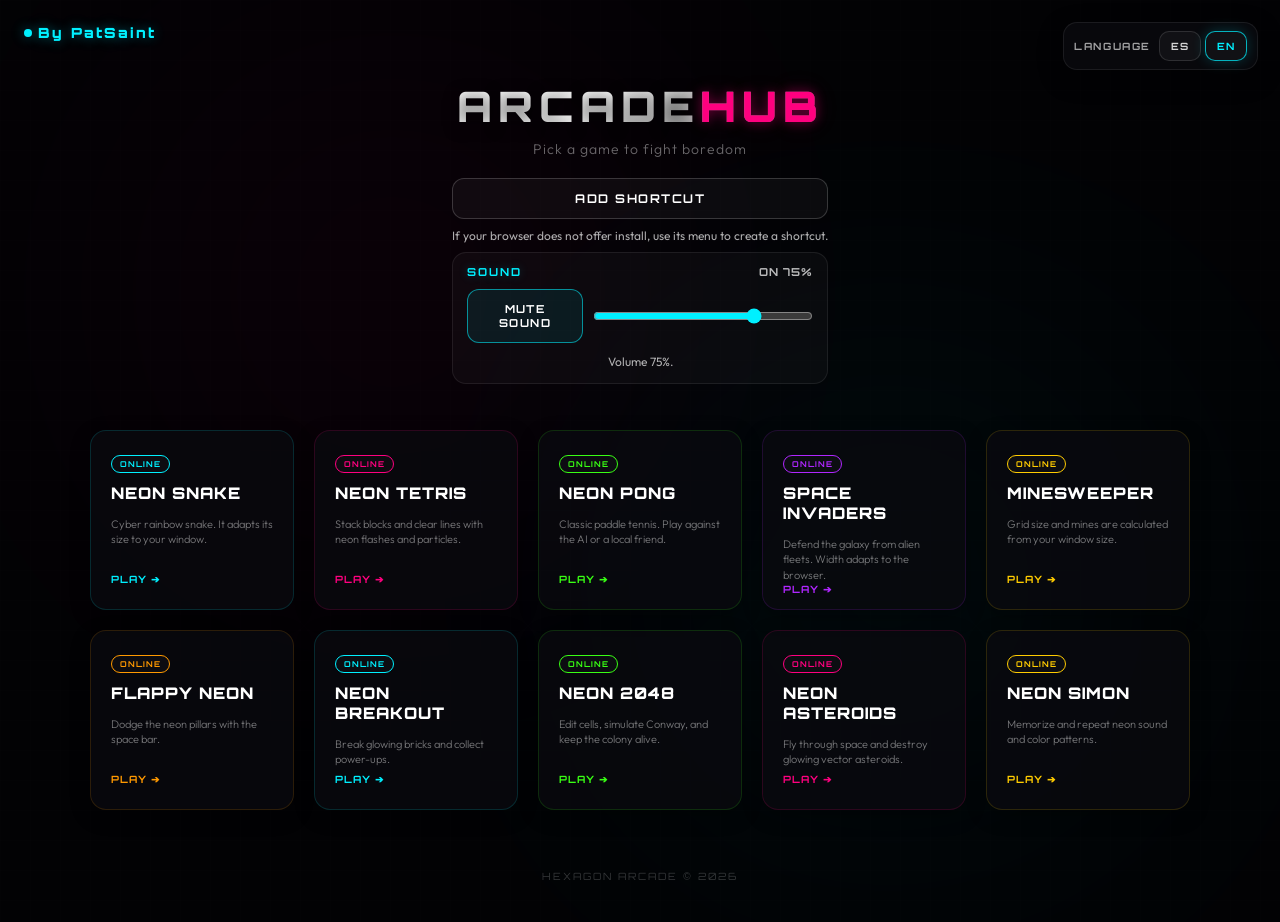
<file: index.html>
<!DOCTYPE html>
<html lang="es">
<head>
    <meta charset="UTF-8">
    <meta name="viewport" content="width=device-width, initial-scale=1.0">
    <title>Arcade Hub | Antiaurrimiento</title>
    <meta name="theme-color" content="#020204">
    <meta name="apple-mobile-web-app-capable" content="yes">
    <meta name="apple-mobile-web-app-status-bar-style" content="black-translucent">
    <link rel="manifest" href="manifest.webmanifest">
    <link rel="preconnect" href="https://fonts.googleapis.com">
    <link rel="preconnect" href="https://fonts.gstatic.com" crossorigin>
    <link href="https://fonts.googleapis.com/css2?family=Orbitron:wght@400;700;900&family=Outfit:wght@300;400;600&display=swap" rel="stylesheet">
    <style>
        /* Variables */
        :root {
            --bg-color: #020204;
            --panel-bg: rgba(10, 10, 15, 0.75);
            --border-color: rgba(255, 255, 255, 0.05);
            
            --neon-cyan: #00f0ff;
            --neon-pink: #ff007f;
            --neon-green: #39ff14;
            --neon-purple: #b026ff;
            --neon-yellow: #ffcc00;
            --neon-orange: #ff9900;
            
            --glow-cyan: 0 0 12px rgba(0, 240, 255, 0.4), 0 0 25px rgba(0, 240, 255, 0.15);
            --glow-pink: 0 0 12px rgba(255, 0, 127, 0.4), 0 0 25px rgba(255, 0, 127, 0.15);
            --glow-green: 0 0 12px rgba(57, 255, 20, 0.4), 0 0 25px rgba(57, 255, 20, 0.15);
            --glow-purple: 0 0 12px rgba(176, 38, 255, 0.4), 0 0 25px rgba(176, 38, 255, 0.15);
            --glow-yellow: 0 0 12px rgba(255, 204, 0, 0.4), 0 0 25px rgba(255, 204, 0, 0.15);
            --glow-orange: 0 0 12px rgba(255, 153, 0, 0.4), 0 0 25px rgba(255, 153, 0, 0.15);
        }

        /* General */
        * {
            margin: 0;
            padding: 0;
            box-sizing: border-box;
            user-select: none;
            -webkit-user-select: none;
        }

        body {
            background-color: var(--bg-color);
            background-image: 
                linear-gradient(rgba(255, 255, 255, 0.005) 1px, transparent 1px),
                linear-gradient(90deg, rgba(255, 255, 255, 0.005) 1px, transparent 1px);
            background-size: 30px 30px;
            color: #ffffff;
            font-family: 'Outfit', sans-serif;
            min-height: 100vh;
            display: flex;
            flex-direction: column;
            align-items: center;
            justify-content: center;
            overflow-x: hidden;
            position: relative;
            padding: 80px 20px 40px 20px;
        }

        /* Sello Neón Top-Left */
        .branding {
            position: absolute;
            top: 24px;
            left: 24px;
            font-family: 'Orbitron', sans-serif;
            font-size: 14px;
            font-weight: 900;
            letter-spacing: 2px;
            color: var(--neon-cyan);
            text-shadow: var(--glow-cyan);
            z-index: 100;
            display: flex;
            align-items: center;
            gap: 6px;
        }
        
        .branding::before {
            content: '';
            display: inline-block;
            width: 8px;
            height: 8px;
            background-color: var(--neon-cyan);
            border-radius: 50%;
            box-shadow: var(--glow-cyan);
            animation: pulse 1.5s infinite alternate;
        }

        /* Efectos de Luces de Fondo */
        .ambient-glow {
            position: absolute;
            width: 400px;
            height: 400px;
            border-radius: 50%;
            filter: blur(160px);
            opacity: 0.07;
            pointer-events: none;
            z-index: 0;
        }
        .glow-1 { top: 10%; left: 15%; background: var(--neon-pink); }
        .glow-2 { bottom: 15%; right: 15%; background: var(--neon-cyan); }

        /* Contenedor */
        .hub-container {
            max-width: 1100px;
            width: 100%;
            z-index: 2;
            display: flex;
            flex-direction: column;
            align-items: center;
            gap: 36px;
        }

        /* Cabecera */
        .header {
            text-align: center;
            margin-bottom: 10px;
        }

        .hub-title {
            font-family: 'Orbitron', sans-serif;
            font-size: 42px;
            font-weight: 900;
            letter-spacing: 6px;
            margin-bottom: 8px;
            background: linear-gradient(135deg, #ffffff 40%, rgba(255, 255, 255, 0.4));
            -webkit-background-clip: text;
            -webkit-text-fill-color: transparent;
            text-shadow: 0 4px 15px rgba(0, 0, 0, 0.6);
        }

        .hub-title span {
            color: var(--neon-pink);
            text-shadow: var(--glow-pink);
            -webkit-text-fill-color: initial;
        }

        .hub-subtitle {
            font-size: 14px;
            font-weight: 300;
            color: rgba(255, 255, 255, 0.4);
            letter-spacing: 1px;
        }

        .hub-actions {
            margin-top: 20px;
            width: min(100%, 360px);
        }

        /* Grilla de Juegos Compacta */
        .games-grid {
            display: grid;
            grid-template-columns: repeat(auto-fill, minmax(200px, 1fr));
            gap: 20px;
            width: 100%;
        }

        /* Tarjeta de Juego Pequeña y Clicable */
        .game-card {
            background: var(--panel-bg);
            border: 1px solid var(--border-color);
            border-radius: 16px;
            padding: 24px 20px;
            display: flex;
            flex-direction: column;
            justify-content: space-between;
            text-decoration: none;
            transition: all 0.3s cubic-bezier(0.16, 1, 0.3, 1);
            position: relative;
            overflow: hidden;
            height: 180px;
            box-shadow: 0 6px 20px rgba(0, 0, 0, 0.3);
        }

        .card-top {
            display: flex;
            flex-direction: column;
            gap: 10px;
        }

        .game-badge {
            font-family: 'Orbitron', sans-serif;
            font-size: 8px;
            font-weight: 700;
            letter-spacing: 1px;
            padding: 3px 8px;
            border-radius: 10px;
            align-self: flex-start;
            border: 1px solid currentColor;
            background: rgba(255, 255, 255, 0.02);
        }

        .game-title {
            font-family: 'Orbitron', sans-serif;
            font-size: 16px;
            font-weight: 900;
            letter-spacing: 1px;
            color: #ffffff;
            transition: transform 0.3s ease;
        }

        .game-desc {
            font-size: 11px;
            line-height: 1.4;
            color: rgba(255, 255, 255, 0.45);
            font-weight: 300;
            margin-top: 4px;
        }

        .play-indicator {
            font-family: 'Orbitron', sans-serif;
            font-size: 10px;
            font-weight: 700;
            letter-spacing: 1px;
            margin-top: auto;
            display: flex;
            align-items: center;
            gap: 6px;
            transition: transform 0.2s ease;
        }

        /* Estilos Neón Individuales por Tarjeta */
        
        /* 1. Snake */
        .card-snake { border-color: rgba(0, 240, 255, 0.15); }
        .card-snake .game-badge { color: var(--neon-cyan); }
        .card-snake .play-indicator { color: var(--neon-cyan); }
        .card-snake:hover {
            transform: translateY(-5px);
            border-color: var(--neon-cyan);
            box-shadow: var(--glow-cyan), 0 12px 30px rgba(0, 0, 0, 0.5);
        }
        
        /* 2. Tetris */
        .card-tetris { border-color: rgba(255, 0, 127, 0.15); }
        .card-tetris .game-badge { color: var(--neon-pink); }
        .card-tetris .play-indicator { color: var(--neon-pink); }
        .card-tetris:hover {
            transform: translateY(-5px);
            border-color: var(--neon-pink);
            box-shadow: var(--glow-pink), 0 12px 30px rgba(0, 0, 0, 0.5);
        }

        /* 3. Pong */
        .card-pong { border-color: rgba(57, 255, 20, 0.15); }
        .card-pong .game-badge { color: var(--neon-green); }
        .card-pong .play-indicator { color: var(--neon-green); }
        .card-pong:hover {
            transform: translateY(-5px);
            border-color: var(--neon-green);
            box-shadow: var(--glow-green), 0 12px 30px rgba(0, 0, 0, 0.5);
        }

        /* 4. Invaders */
        .card-invaders { border-color: rgba(176, 38, 255, 0.15); }
        .card-invaders .game-badge { color: var(--neon-purple); }
        .card-invaders .play-indicator { color: var(--neon-purple); }
        .card-invaders:hover {
            transform: translateY(-5px);
            border-color: var(--neon-purple);
            box-shadow: var(--glow-purple), 0 12px 30px rgba(0, 0, 0, 0.5);
        }

        /* 5. Buscaminas */
        .card-mines { border-color: rgba(255, 204, 0, 0.15); }
        .card-mines .game-badge { color: var(--neon-yellow); }
        .card-mines .play-indicator { color: var(--neon-yellow); }
        .card-mines:hover {
            transform: translateY(-5px);
            border-color: var(--neon-yellow);
            box-shadow: var(--glow-yellow), 0 12px 30px rgba(0, 0, 0, 0.5);
        }

        /* 6. Flappy */
        .card-flappy { border-color: rgba(255, 153, 0, 0.15); }
        .card-flappy .game-badge { color: var(--neon-orange); }
        .card-flappy .play-indicator { color: var(--neon-orange); }
        .card-flappy:hover {
            transform: translateY(-5px);
            border-color: var(--neon-orange);
            box-shadow: var(--glow-orange), 0 12px 30px rgba(0, 0, 0, 0.5);
        }

        /* 7. Breakout */
        .card-breakout { border-color: rgba(0, 240, 255, 0.15); }
        .card-breakout .game-badge { color: var(--neon-cyan); }
        .card-breakout .play-indicator { color: var(--neon-cyan); }
        .card-breakout:hover {
            transform: translateY(-5px);
            border-color: var(--neon-cyan);
            box-shadow: var(--glow-cyan), 0 12px 30px rgba(0, 0, 0, 0.5);
        }

        /* 8. 2048 */
        .card-2048 { border-color: rgba(57, 255, 20, 0.15); }
        .card-2048 .game-badge { color: var(--neon-green); }
        .card-2048 .play-indicator { color: var(--neon-green); }
        .card-2048:hover {
            transform: translateY(-5px);
            border-color: var(--neon-green);
            box-shadow: var(--glow-green), 0 12px 30px rgba(0, 0, 0, 0.5);
        }

        /* 9. Asteroids */
        .card-asteroids { border-color: rgba(255, 0, 127, 0.15); }
        .card-asteroids .game-badge { color: var(--neon-pink); }
        .card-asteroids .play-indicator { color: var(--neon-pink); }
        .card-asteroids:hover {
            transform: translateY(-5px);
            border-color: var(--neon-pink);
            box-shadow: var(--glow-pink), 0 12px 30px rgba(0, 0, 0, 0.5);
        }

        /* 10. Simon */
        .card-simon { border-color: rgba(255, 204, 0, 0.15); }
        .card-simon .game-badge { color: var(--neon-yellow); }
        .card-simon .play-indicator { color: var(--neon-yellow); }
        .card-simon:hover {
            transform: translateY(-5px);
            border-color: var(--neon-yellow);
            box-shadow: var(--glow-yellow), 0 12px 30px rgba(0, 0, 0, 0.5);
        }

        /* Efecto al hacer hover general */
        .game-card:hover .play-indicator {
            transform: translateX(4px);
        }

        /* Footer */
        .footer {
            margin-top: 24px;
            font-size: 10px;
            color: rgba(255, 255, 255, 0.2);
            letter-spacing: 2px;
            font-family: 'Orbitron', sans-serif;
        }

        @keyframes pulse {
            from { opacity: 0.6; }
            to { opacity: 1; }
        }

        /* Adaptabilidad */
        @media (max-width: 600px) {
            .branding {
                position: static;
                margin-bottom: 24px;
            }
            body {
                padding-top: 40px;
            }
            .games-grid {
                grid-template-columns: 1fr;
            }
            .game-card {
                height: 150px;
            }
        }
    </style>
</head>
<body data-i18n-title="hub.meta.title">
    <!-- Sello neón -->
    <div class="branding">By PatSaint</div>

    <!-- Luces de fondo -->
    <div class="ambient-glow glow-1"></div>
    <div class="ambient-glow glow-2"></div>

    <div class="hub-container">
        <!-- Cabecera -->
        <header class="header">
            <h1 class="hub-title">ARCADE<span>HUB</span></h1>
            <p class="hub-subtitle" data-i18n="hub.subtitle">Seleccioná un juego para combatir el aburrimiento</p>
            <div class="hub-actions" data-install-slot></div>
        </header>

        <!-- Grilla de Juegos -->
        <main class="games-grid">
            
            <!-- 1. Gusanito (Snake) -->
            <a href="snake.html" class="game-card card-snake">
                <div class="card-top">
                    <span class="game-badge" data-i18n="hub.online">ONLINE</span>
                    <h2 class="game-title">NEON SNAKE</h2>
                    <p class="game-desc" data-i18n="hub.snake.desc">Gusanito cibernético de arcoíris. Adapta su tamaño a tu ventana.</p>
                </div>
                <div class="play-indicator" data-i18n="hub.play">JUGAR ➔</div>
            </a>

            <!-- 2. Tetris -->
            <a href="tetris.html" class="game-card card-tetris">
                <div class="card-top">
                    <span class="game-badge" data-i18n="hub.online">ONLINE</span>
                    <h2 class="game-title">NEON TETRIS</h2>
                    <p class="game-desc" data-i18n="hub.tetris.desc">Apilá bloques y limpiá líneas con destellos y partículas neón.</p>
                </div>
                <div class="play-indicator" data-i18n="hub.play">JUGAR ➔</div>
            </a>

            <!-- 3. Pong -->
            <a href="pong.html" class="game-card card-pong">
                <div class="card-top">
                    <span class="game-badge" data-i18n="hub.online">ONLINE</span>
                    <h2 class="game-title">NEON PONG</h2>
                    <p class="game-desc" data-i18n="hub.pong.desc">Clásico tenis de palas. Jugá contra la IA o contra un amigo local.</p>
                </div>
                <div class="play-indicator" data-i18n="hub.play">JUGAR ➔</div>
            </a>

            <!-- 4. Space Invaders -->
            <a href="invaders.html" class="game-card card-invaders">
                <div class="card-top">
                    <span class="game-badge" data-i18n="hub.online">ONLINE</span>
                    <h2 class="game-title">SPACE INVADERS</h2>
                    <p class="game-desc" data-i18n="hub.invaders.desc">Defendé la galaxia de flotas alien. El ancho se adapta al navegador.</p>
                </div>
                <div class="play-indicator" data-i18n="hub.play">JUGAR ➔</div>
            </a>

            <!-- 5. Buscaminas -->
            <a href="minesweeper.html" class="game-card card-mines">
                <div class="card-top">
                    <span class="game-badge" data-i18n="hub.online">ONLINE</span>
                    <h2 class="game-title" data-i18n="hub.mines.title">BUSCAMINAS</h2>
                    <p class="game-desc" data-i18n="hub.mines.desc">La rejilla y minas se calculan por el tamaño de tu ventana.</p>
                </div>
                <div class="play-indicator" data-i18n="hub.play">JUGAR ➔</div>
            </a>

            <!-- 6. Flappy Neon -->
            <a href="flappy.html" class="game-card card-flappy">
                <div class="card-top">
                    <span class="game-badge" data-i18n="hub.online">ONLINE</span>
                    <h2 class="game-title">FLAPPY NEON</h2>
                    <p class="game-desc" id="hubFlappyDesc" data-touch-text="Esquivá los pilares neón tocando la pantalla." data-desktop-text="Esquivá los pilares neón pulsando la barra espaciadora.">Esquivá los pilares neón pulsando la barra espaciadora.</p>
                </div>
                <div class="play-indicator" data-i18n="hub.play">JUGAR ➔</div>
            </a>

            <!-- 7. Breakout -->
            <a href="breakout.html" class="game-card card-breakout">
                <div class="card-top">
                    <span class="game-badge" data-i18n="hub.online">ONLINE</span>
                    <h2 class="game-title">NEON BREAKOUT</h2>
                    <p class="game-desc" data-i18n="hub.breakout.desc">Rompe ladrillos luminosos y recoge bonificaciones.</p>
                </div>
                <div class="play-indicator" data-i18n="hub.play">JUGAR ➔</div>
            </a>

            <!-- 8. 2048 -->
            <a href="2048.html" class="game-card card-2048">
                <div class="card-top">
                    <span class="game-badge" data-i18n="hub.online">ONLINE</span>
                    <h2 class="game-title">NEON 2048</h2>
                    <p class="game-desc" data-i18n="hub.life.desc">Editá células, simulá Conway y mantené viva la colonia.</p>
                </div>
                <div class="play-indicator" data-i18n="hub.play">JUGAR ➔</div>
            </a>

            <!-- 9. Asteroids -->
            <a href="asteroids.html" class="game-card card-asteroids">
                <div class="card-top">
                    <span class="game-badge" data-i18n="hub.online">ONLINE</span>
                    <h2 class="game-title">NEON ASTEROIDS</h2>
                    <p class="game-desc" data-i18n="hub.asteroids.desc">Vuela por el espacio y destruye asteroides vectoriales brillantes.</p>
                </div>
                <div class="play-indicator" data-i18n="hub.play">JUGAR ➔</div>
            </a>

            <!-- 10. Simon -->
            <a href="simon.html" class="game-card card-simon">
                <div class="card-top">
                    <span class="game-badge" data-i18n="hub.online">ONLINE</span>
                    <h2 class="game-title">NEON SIMON</h2>
                    <p class="game-desc" data-i18n="hub.simon.desc">Memorizá y repetí los patrones de sonido y color neón.</p>
                </div>
                <div class="play-indicator" data-i18n="hub.play">JUGAR ➔</div>
            </a>

        </main>

        <!-- Footer -->
        <footer class="footer">
            HEXAGON ARCADE &copy; 2026
        </footer>
    </div>
    <script src="app-shell.js"></script>
    <script>
        window.BORED_I18N?.registerTranslations('hub', {
            es: {
                hub: {
                    meta: { title: 'Arcade Hub | Antiaurrimiento' },
                    subtitle: 'Seleccioná un juego para combatir el aburrimiento',
                    online: 'ONLINE',
                    play: 'JUGAR ➔',
                    snake: { desc: 'Gusanito cibernético de arcoíris. Adapta su tamaño a tu ventana.' },
                    tetris: { desc: 'Apilá bloques y limpiá líneas con destellos y partículas neón.' },
                    pong: { desc: 'Clásico tenis de palas. Jugá contra la IA o contra un amigo local.' },
                    invaders: { desc: 'Defendé la galaxia de flotas alien. El ancho se adapta al navegador.' },
                    mines: { title: 'BUSCAMINAS', desc: 'La rejilla y las minas se calculan según el tamaño de tu ventana.' },
                    breakout: { desc: 'Rompé ladrillos luminosos y recogé bonificaciones.' },
                    life: { desc: 'Editá células, simulá Conway y mantené viva la colonia.' },
                    asteroids: { desc: 'Volá por el espacio y destruí asteroides vectoriales brillantes.' },
                    simon: { desc: 'Memorizá y repetí los patrones de sonido y color neón.' }
                }
            },
            en: {
                hub: {
                    meta: { title: 'Arcade Hub | Anti-Boredom' },
                    subtitle: 'Pick a game to fight boredom',
                    online: 'ONLINE',
                    play: 'PLAY ➔',
                    snake: { desc: 'Cyber rainbow snake. It adapts its size to your window.' },
                    tetris: { desc: 'Stack blocks and clear lines with neon flashes and particles.' },
                    pong: { desc: 'Classic paddle tennis. Play against the AI or a local friend.' },
                    invaders: { desc: 'Defend the galaxy from alien fleets. Width adapts to the browser.' },
                    mines: { title: 'MINESWEEPER', desc: 'Grid size and mines are calculated from your window size.' },
                    breakout: { desc: 'Break glowing bricks and collect power-ups.' },
                    life: { desc: 'Edit cells, simulate Conway, and keep the colony alive.' },
                    asteroids: { desc: 'Fly through space and destroy glowing vector asteroids.' },
                    simon: { desc: 'Memorize and repeat neon sound and color patterns.' }
                }
            }
        }, (lang) => {
            const flappy = document.getElementById('hubFlappyDesc');
            if (!flappy) return;
            if (lang === 'en') {
                flappy.dataset.touchText = 'Dodge the neon pillars by tapping the screen.';
                flappy.dataset.desktopText = 'Dodge the neon pillars with the space bar.';
            } else {
                flappy.dataset.touchText = 'Esquivá los pilares neón tocando la pantalla.';
                flappy.dataset.desktopText = 'Esquiva los pilares neón pulsando la barra espaciadora.';
            }
            window.BORED_UI?.applyAdaptiveContent?.();
        });
    </script>
</body>
</html>
</file>
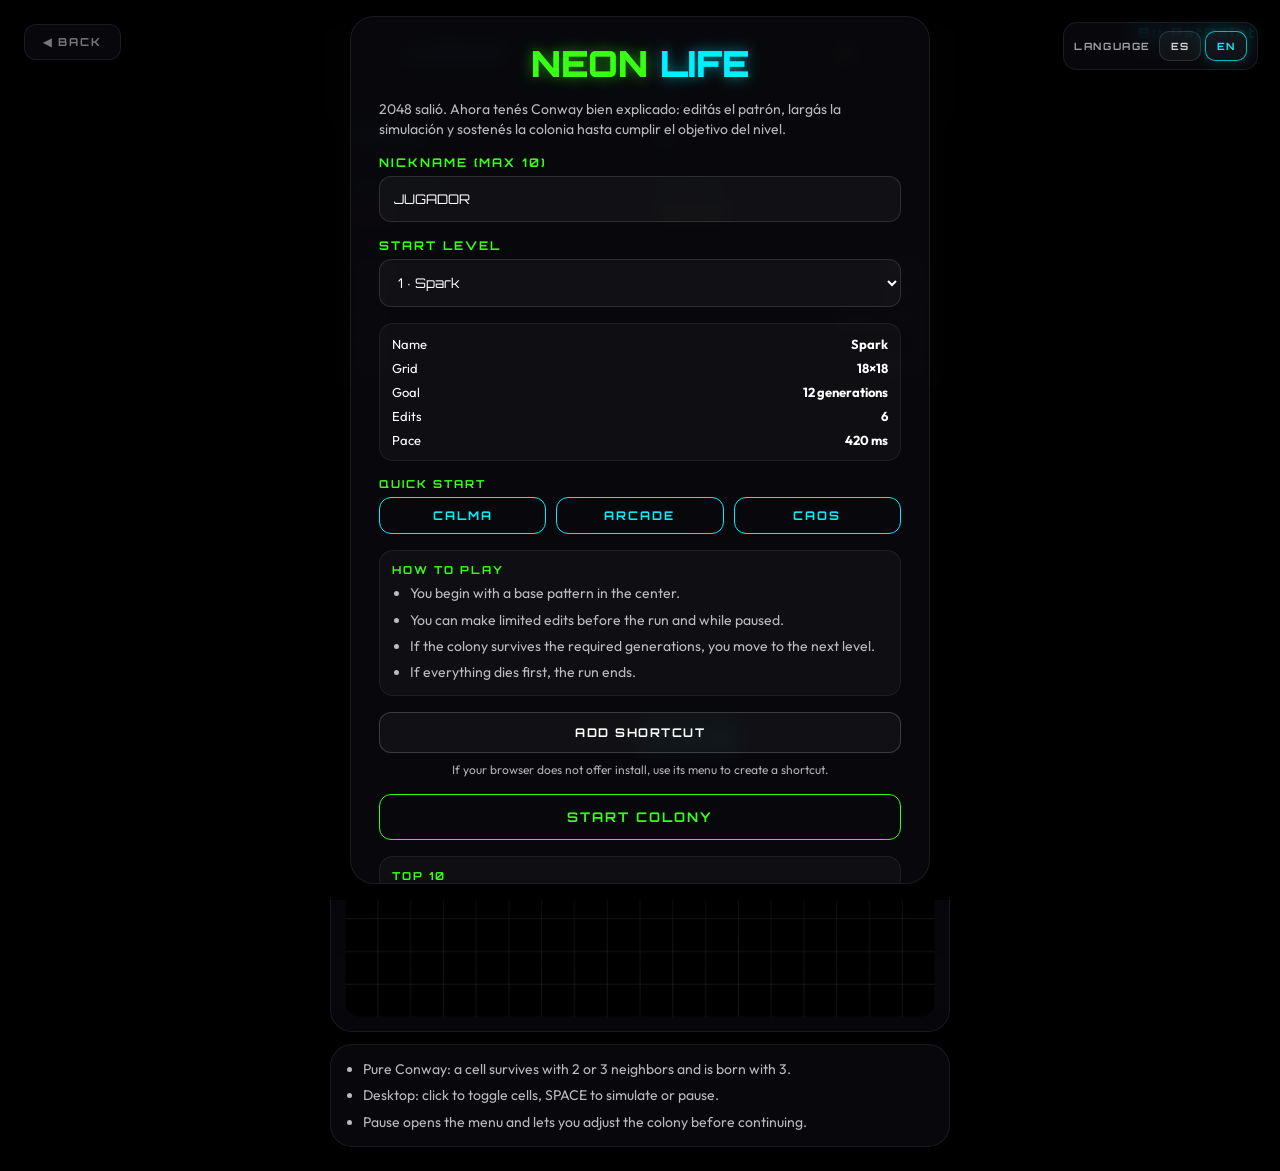
<file: 2048.html>
<!DOCTYPE html>
<html lang="es">
<head>
    <meta charset="UTF-8">
    <meta name="viewport" content="width=device-width, initial-scale=1.0">
    <title>Neon Life | Conway's Game of Life</title>
    <meta name="theme-color" content="#020204">
    <meta name="apple-mobile-web-app-capable" content="yes">
    <meta name="apple-mobile-web-app-status-bar-style" content="black-translucent">
    <link rel="manifest" href="manifest.webmanifest">
    <link rel="preconnect" href="https://fonts.googleapis.com">
    <link rel="preconnect" href="https://fonts.gstatic.com" crossorigin>
    <link href="https://fonts.googleapis.com/css2?family=Orbitron:wght@400;700;900&family=Outfit:wght@300;400;600&display=swap" rel="stylesheet">
    <style>
        :root { --bg:#000; --panel:rgba(10,10,15,.82); --border:rgba(255,255,255,.08); --cyan:#00f0ff; --pink:#ff007f; --green:#39ff14; --yellow:#ffcc00; }
        * { box-sizing:border-box; margin:0; padding:0; user-select:none; -webkit-user-select:none; }
        body { min-height:100vh; background:#000; color:#fff; font-family:'Outfit',sans-serif; overflow:hidden; display:flex; align-items:center; justify-content:center; padding:78px 14px 24px; }
        .back-btn,.branding,#hud,.overlay-screen,.menu-content,.touch-hint,.board-shell { position:absolute; }
        .back-btn { top:24px; left:24px; z-index:60; text-decoration:none; color:rgba(255,255,255,.45); background:var(--panel); border:1px solid var(--border); padding:10px 18px; border-radius:12px; font:700 11px 'Orbitron',sans-serif; letter-spacing:2px; }
        .branding { top:24px; right:24px; z-index:60; color:var(--cyan); font:900 14px 'Orbitron',sans-serif; letter-spacing:2px; text-shadow:0 0 12px rgba(0,240,255,.5); }
        #hud { top:20px; left:50%; transform:translateX(-50%); z-index:20; display:flex; gap:10px; padding:10px 16px; border-radius:18px; background:var(--panel); border:1px solid var(--border); flex-wrap:wrap; justify-content:center; }
        .hud-panel { min-width:84px; text-align:center; padding:0 8px; border-right:1px solid rgba(255,255,255,.08); }
        .hud-panel:last-child { border-right:none; }
        .hud-label { display:block; font-size:9px; letter-spacing:1px; color:rgba(255,255,255,.45); }
        .hud-val { font:700 18px 'Orbitron',sans-serif; }
        .cyan{color:var(--cyan);text-shadow:0 0 10px rgba(0,240,255,.45)} .pink{color:var(--pink);text-shadow:0 0 10px rgba(255,0,127,.45)} .green{color:var(--green);text-shadow:0 0 10px rgba(57,255,20,.45)} .yellow{color:var(--yellow);text-shadow:0 0 10px rgba(255,204,0,.45)}
        .hud-btn { padding:10px 14px; border-radius:12px; border:1px solid rgba(255,255,255,.12); background:rgba(255,255,255,.04); color:var(--cyan); font:700 11px 'Orbitron',sans-serif; letter-spacing:1px; cursor:pointer; }
        .board-shell { position:relative; width:min(92vw,620px); display:flex; flex-direction:column; gap:12px; }
        .board-card,.side-card { background:var(--panel); border:1px solid var(--border); border-radius:22px; box-shadow:0 20px 50px rgba(0,0,0,.55); }
        .board-card { padding:14px; }
        .side-card { padding:14px; display:grid; gap:12px; }
        #lifeCanvas { width:100%; display:block; touch-action:none; border-radius:16px; background:linear-gradient(180deg,#02030a 0%, #000 100%); }
        .mini-grid { display:grid; grid-template-columns:repeat(2, minmax(0,1fr)); gap:10px; }
        .info-box,.card,.leaderboard { background:rgba(255,255,255,.03); border:1px solid rgba(255,255,255,.06); border-radius:14px; padding:12px; }
        .info-label,.section-title { display:block; margin-bottom:6px; color:var(--green); font:700 11px 'Orbitron',sans-serif; letter-spacing:2px; }
        .info-value { font:700 16px 'Orbitron',sans-serif; }
        .stats-row,.board-row { display:flex; justify-content:space-between; gap:10px; font-size:13px; }
        .stats-row + .stats-row,.board-row + .board-row { margin-top:8px; }
        .board-row strong { color:var(--cyan); font-family:'Orbitron',sans-serif; }
        .instructions { color:rgba(255,255,255,.72); line-height:1.45; font-size:14px; padding-left:18px; }
        .instructions li + li { margin-top:6px; }
        .touch-hint { bottom:calc(18px + env(safe-area-inset-bottom, 0px)); left:50%; transform:translateX(-50%); z-index:15; padding:8px 12px; border-radius:999px; background:rgba(0,0,0,.55); color:rgba(255,255,255,.75); font-size:12px; border:1px solid rgba(255,255,255,.08); }
        .overlay-screen { inset:0; z-index:100; display:flex; align-items:center; justify-content:center; background:rgba(0,0,0,.84); backdrop-filter:blur(8px); }
        .hidden { display:none !important; }
        .menu-content { width:min(94vw,580px); max-height:calc(100vh - 32px); overflow-y:auto; overscroll-behavior:contain; box-sizing:border-box; background:var(--panel); border:1px solid var(--border); border-radius:24px; padding:clamp(20px, 4vh, 28px); display:flex; flex-direction:column; gap:16px; box-shadow:0 20px 50px rgba(0,0,0,.6); }
        .menu-content::-webkit-scrollbar { width:8px; }
        .menu-content::-webkit-scrollbar-thumb { background:rgba(57,255,20,.35); border-radius:999px; }
        .game-title { text-align:center; font:900 36px 'Orbitron',sans-serif; line-height:1.05; color:var(--green); text-shadow:0 0 14px rgba(57,255,20,.5); }
        .game-title span { color:var(--cyan); text-shadow:0 0 14px rgba(0,240,255,.55); }
        .game-subtitle,.muted { color:rgba(255,255,255,.72); line-height:1.45; font-size:14px; }
        .field label { display:block; margin-bottom:6px; color:var(--green); font:700 12px 'Orbitron',sans-serif; letter-spacing:2px; }
        input,select,button,a { font-family:'Orbitron',sans-serif; }
        input,select { width:100%; padding:14px; border-radius:12px; border:1px solid rgba(255,255,255,.12); background:rgba(255,255,255,.04); color:#fff; }
        .action-btn,.quick-btn,.menu-back-btn { width:100%; padding:14px; border-radius:12px; border:1px solid currentColor; background:transparent; color:var(--green); cursor:pointer; text-decoration:none; text-align:center; letter-spacing:2px; font-weight:700; }
        .quick-row { display:grid; grid-template-columns:repeat(3,1fr); gap:10px; }
        .quick-btn { color:var(--cyan); padding:10px; font-size:12px; }
        @media (max-width:600px){ .back-btn{top:12px;left:12px;padding:8px 12px;font-size:9px;} .branding{top:14px;right:12px;font-size:10px;} #hud{top:58px;gap:6px;padding:8px 8px;width:calc(100vw - 20px);} .hud-panel{min-width:0;flex:1;padding:0 4px;} .hud-val{font-size:14px;} .board-shell{width:calc(100vw - 14px);} .game-title{font-size:28px;} .quick-row,.mini-grid{grid-template-columns:1fr;} .touch-hint{bottom:calc(74px + env(safe-area-inset-bottom, 0px));width:calc(100vw - 20px);text-align:center;} }
    </style>
</head>
<body>
    <a href="index.html" class="back-btn">◀ VOLVER</a>
    <div class="branding">By PatSaint</div>
    <div id="hud">
        <div class="hud-panel"><span class="hud-label">NICK</span><span id="hudNick" class="hud-val cyan">-</span></div>
        <div class="hud-panel"><span class="hud-label">PUNTOS</span><span id="scoreDisplay" class="hud-val green">0</span></div>
        <div class="hud-panel"><span class="hud-label">GEN</span><span id="generationDisplay" class="hud-val cyan">0</span></div>
        <div class="hud-panel"><span class="hud-label">NIVEL</span><span id="levelDisplay" class="hud-val pink">1</span></div>
        <div class="hud-panel"><span class="hud-label">TOP</span><span id="bestDisplay" class="hud-val yellow">0</span></div>
        <button id="runButton" class="hud-btn">SIMULAR</button>
    </div>
    <div class="board-shell">
        <div class="side-card">
            <div class="mini-grid">
                <div class="info-box"><span class="info-label">OBJETIVO</span><span id="goalDisplay" class="info-value cyan">0 GEN</span></div>
                <div class="info-box"><span class="info-label">VIDAS</span><span id="liveCellsDisplay" class="info-value green">0</span></div>
                <div class="info-box"><span class="info-label">EDICIONES</span><span id="editBudgetDisplay" class="info-value pink">0/0</span></div>
                <div class="info-box"><span class="info-label">ESTADO</span><span id="statusDisplay" class="info-value yellow">LISTO</span></div>
            </div>
            <div class="card" id="levelPreview"></div>
        </div>
        <div class="board-card"><canvas id="lifeCanvas"></canvas></div>
        <div class="side-card"><ul class="instructions"><li id="boardRuleCopy">Conway puro: una célula vive con 2 o 3 vecinas; nace con 3.</li><li id="boardDesktopCopy" data-device-show="desktop">PC: clic para activar/desactivar células, ESPACIO para simular o pausar.</li><li id="boardTouchCopy" data-device-show="touch">Touch: tocá células para armarlas y el botón SIMULAR para correr la colonia.</li><li id="boardPauseCopy">Pausa abre menú y te deja ajustar la colonia antes de seguir.</li></ul></div>
    </div>
    <div class="touch-hint" data-touch-text="Tocá células para editar · SIMULAR corre la colonia · PAUSA abre menú" data-desktop-text="Click para editar · ESPACIO simula/pausa · ESC abre menú">Click para editar · ESPACIO simula/pausa · ESC abre menú</div>
    <div id="overlay" class="overlay-screen">
        <div id="homeScreen" class="menu-content">
            <h1 class="game-title">NEON <span>LIFE</span></h1>
            <p class="game-subtitle" data-touch-text="2048 salió. Ahora tenés Conway bien explicado: tocás células, largás la simulación y tratás de sostener la colonia hasta cumplir el objetivo del nivel." data-desktop-text="2048 salió. Ahora tenés Conway bien explicado: editás el patrón, largás la simulación y sostenés la colonia hasta cumplir el objetivo del nivel.">2048 salió. Ahora tenés Conway bien explicado: editás el patrón, largás la simulación y sostenés la colonia hasta cumplir el objetivo del nivel.</p>
            <div class="field"><label id="nickLabel" for="nickInput">NICK (MAX 10)</label><input id="nickInput" maxlength="10" placeholder="JUGADOR"></div>
            <div class="field"><label id="levelLabel" for="levelSelect">NIVEL INICIAL</label><select id="levelSelect"></select></div>
            <div class="card" id="menuLevelPreview"></div>
            <div><div id="quickStartTitle" class="section-title">QUICK START</div><div class="quick-row"><button class="quick-btn" data-quick-level="1">CALMA</button><button class="quick-btn" data-quick-level="4">ARCADE</button><button class="quick-btn" data-quick-level="7">CAOS</button></div></div>
            <div class="card"><div id="howToPlayTitle" class="section-title">CÓMO SE JUEGA</div><ul class="instructions"><li id="startRuleCopy">Arrancás con un patrón base en el centro.</li><li id="editRuleCopy">Podés hacer cambios limitados antes y durante la pausa.</li><li id="surviveRuleCopy">Si la colonia sobrevive la cantidad de generaciones pedida, pasás al siguiente nivel.</li><li id="deathRuleCopy">Si todo muere antes, termina la run.</li></ul></div>
            <div data-install-slot></div>
            <button id="startButton" class="action-btn">INICIAR COLONIA</button>
            <div class="leaderboard"><div id="leaderboardTitle" class="section-title">TOP 10</div><div id="leaderboard"></div></div>
            <a href="index.html" class="menu-back-btn">VOLVER AL MENÚ</a>
        </div>
        <div id="pauseScreen" class="menu-content hidden"><h2 class="game-title">PAUSA</h2><div class="card" id="pauseSummary"></div><button id="resumeButton" class="action-btn">REANUDAR</button><button id="restartButton" class="action-btn">REINICIAR RUN</button><button id="homeButton" class="action-btn">MENÚ INICIAL</button></div>
        <div id="resultScreen" class="menu-content hidden"><h2 id="resultTitle" class="game-title">RESULTADO</h2><div class="card" id="resultSummary"></div><button id="continueButton" class="action-btn">SIGUIENTE NIVEL</button><button id="playAgainButton" class="action-btn">NUEVA RUN</button><button id="resultHomeButton" class="action-btn">MENÚ INICIAL</button></div>
    </div>
    <script src="app-shell.js"></script>
    <script>
        const STORAGE_KEY = 'bored.neonLife.top10';
        const LEVELS = [
            { id:1, name:'Spark', size:18, target:12, speed:420, edits:6, seed:'blinker' },
            { id:2, name:'Pulse', size:20, target:16, speed:360, edits:7, seed:'toad' },
            { id:3, name:'Beacon', size:22, target:18, speed:340, edits:7, seed:'beacon' },
            { id:4, name:'Glider', size:24, target:22, speed:300, edits:8, seed:'glider' },
            { id:5, name:'Bridge', size:24, target:26, speed:280, edits:8, seed:'lwss' },
            { id:6, name:'Orbit', size:26, target:30, speed:250, edits:9, seed:'pentomino' },
            { id:7, name:'Neon Lab', size:28, target:34, speed:220, edits:9, seed:'gliderGunMini' },
            { id:8, name:'Chaos', size:30, target:38, speed:200, edits:10, seed:'randomCluster' },
            { id:9, name:'Collapse', size:32, target:42, speed:180, edits:10, seed:'crossfire' },
            { id:10, name:'Singularity', size:34, target:50, speed:160, edits:12, seed:'storm' }
        ];
        const STATES = { HOME:'HOME', READY:'READY', PLAYING:'PLAYING', PAUSED:'PAUSED', RESULT:'RESULT' };
        const canvas = document.getElementById('lifeCanvas');
        const ctx = canvas.getContext('2d');
        const uiHelper = window.BORED_UI;
        const audio = window.BORED_AUDIO;
        const i18n = window.BORED_I18N;
        const device = window.BORED_DEVICE || { isTouchDevice:false };
        const overlay = document.getElementById('overlay');
        const homeScreen = document.getElementById('homeScreen');
        const pauseScreen = document.getElementById('pauseScreen');
        const resultScreen = document.getElementById('resultScreen');
        const nickInput = document.getElementById('nickInput');
        const levelSelect = document.getElementById('levelSelect');
        const leaderboard = document.getElementById('leaderboard');
        const hudNick = document.getElementById('hudNick');
        const scoreDisplay = document.getElementById('scoreDisplay');
        const generationDisplay = document.getElementById('generationDisplay');
        const levelDisplay = document.getElementById('levelDisplay');
        const bestDisplay = document.getElementById('bestDisplay');
        const goalDisplay = document.getElementById('goalDisplay');
        const liveCellsDisplay = document.getElementById('liveCellsDisplay');
        const editBudgetDisplay = document.getElementById('editBudgetDisplay');
        const statusDisplay = document.getElementById('statusDisplay');
        const levelPreview = document.getElementById('levelPreview');
        const menuLevelPreview = document.getElementById('menuLevelPreview');
        const pauseSummary = document.getElementById('pauseSummary');
        const resultTitle = document.getElementById('resultTitle');
        const resultSummary = document.getElementById('resultSummary');
        const runButton = document.getElementById('runButton');
        const continueButton = document.getElementById('continueButton');
        let state = STATES.HOME, nickname = 'JUGADOR', currentLevel = LEVELS[0], board = [], sessionScore = 0, generations = 0, editsUsed = 0, nextLevelAfterResult = null, tickAt = 0, cellSize = 16;

        function normalizeNick(value) { return uiHelper?.normalizeNickname(value) || ''; }
        function loadTop10() { try { return JSON.parse(localStorage.getItem(STORAGE_KEY) || '[]'); } catch { return []; } }
        function saveTop10(entry) { const scores = loadTop10(); scores.push(entry); scores.sort((a,b)=>b.score-a.score || b.level-a.level || a.time-b.time); const top = scores.slice(0,10); localStorage.setItem(STORAGE_KEY, JSON.stringify(top)); return top; }
        function renderTop10() { const scores = loadTop10(); bestDisplay.textContent = scores[0]?.score || 0; leaderboard.innerHTML = scores.length ? scores.map((s,i)=>`<div class="board-row"><span>#${i+1} ${s.nick}</span><strong>${s.score}</strong><span>N${s.level}</span></div>`).join('') : `<div class="muted">${i18n?.lang === 'en' ? 'No legendary colonies yet.' : 'Todavía no hay colonias legendarias.'}</div>`; }
        function showScreen(screen) { overlay.classList.remove('hidden'); [homeScreen, pauseScreen, resultScreen].forEach(node => node.classList.add('hidden')); screen.classList.remove('hidden'); }
        function hideOverlay() { overlay.classList.add('hidden'); }
        function createBoard(size) { return Array.from({ length:size }, () => Array(size).fill(false)); }
        function cloneBoard(source) { return source.map(row => [...row]); }
        function getLiveCells() { return board.flat().filter(Boolean).length; }
        function getPattern(name) {
            const patterns = {
                blinker:[[0,0],[1,0],[2,0]], toad:[[0,0],[1,0],[2,0],[-1,1],[0,1],[1,1]], beacon:[[0,0],[1,0],[0,1],[1,1],[2,2],[3,2],[2,3],[3,3]],
                glider:[[0,0],[1,0],[2,0],[2,-1],[1,-2]], lwss:[[-1,0],[2,0],[-2,1],[-2,2],[2,2],[-2,3],[-1,3],[0,3],[1,3]],
                pentomino:[[0,-1],[1,-1],[-1,0],[0,0],[0,1]], gliderGunMini:[[-4,0],[-3,0],[-4,1],[-3,1],[4,0],[4,1],[4,2],[5,-1],[5,3],[6,-2],[6,4],[7,-2],[7,4],[8,1],[9,-1],[9,3],[10,0],[10,1],[10,2],[11,1]],
                randomCluster:Array.from({ length:18 }, () => [Math.floor(Math.random()*8)-4, Math.floor(Math.random()*8)-4]), crossfire:[[-2,0],[-1,0],[0,0],[1,0],[2,0],[0,-2],[0,-1],[0,1],[0,2],[-3,-3],[3,3],[-3,3],[3,-3]],
                storm:Array.from({ length:28 }, () => [Math.floor(Math.random()*12)-6, Math.floor(Math.random()*12)-6])
            };
            return patterns[name] || patterns.blinker;
        }
        function applySeed(name) {
            const center = Math.floor(currentLevel.size / 2);
            getPattern(name).forEach(([dx, dy]) => {
                const x = center + dx, y = center + dy;
                if (board[y]?.[x] !== undefined) board[y][x] = true;
            });
        }
        function setLevel(levelId) {
            currentLevel = LEVELS.find(level => level.id === Number(levelId)) || LEVELS[0];
            levelSelect.value = String(currentLevel.id);
            levelDisplay.textContent = currentLevel.id;
            goalDisplay.textContent = `${currentLevel.target} GEN`;
            const lang = i18n?.lang || 'es';
            const preview = `<div class="stats-row"><span>${lang === 'en' ? 'Name' : 'Nombre'}</span><strong>${currentLevel.name}</strong></div><div class="stats-row"><span>${lang === 'en' ? 'Grid' : 'Rejilla'}</span><strong>${currentLevel.size}×${currentLevel.size}</strong></div><div class="stats-row"><span>${lang === 'en' ? 'Goal' : 'Objetivo'}</span><strong>${currentLevel.target} ${lang === 'en' ? 'generations' : 'generaciones'}</strong></div><div class="stats-row"><span>${lang === 'en' ? 'Edits' : 'Ediciones'}</span><strong>${currentLevel.edits}</strong></div><div class="stats-row"><span>${lang === 'en' ? 'Pace' : 'Ritmo'}</span><strong>${currentLevel.speed} ms</strong></div>`;
            levelPreview.innerHTML = preview;
            menuLevelPreview.innerHTML = preview;
        }
        function resizeBoard() {
            const maxSize = Math.min(window.innerWidth - 46, window.innerHeight - (device.isTouchDevice ? 270 : 220), 620);
            canvas.width = Math.max(280, maxSize);
            canvas.height = canvas.width;
            cellSize = canvas.width / currentLevel.size;
        }
        function updateHud() {
            scoreDisplay.textContent = sessionScore;
            generationDisplay.textContent = generations;
            liveCellsDisplay.textContent = getLiveCells();
            editBudgetDisplay.textContent = `${editsUsed}/${currentLevel.edits}`;
            const lang = i18n?.lang || 'es';
            statusDisplay.textContent = state === STATES.PLAYING ? (lang === 'en' ? 'SIMULATING' : 'SIMULANDO') : state === STATES.PAUSED ? (lang === 'en' ? 'PAUSE' : 'PAUSA') : state === STATES.RESULT ? (lang === 'en' ? 'RESULT' : 'RESULTADO') : (lang === 'en' ? 'EDITING' : 'EDITANDO');
            runButton.textContent = state === STATES.PLAYING ? (lang === 'en' ? 'PAUSE' : 'PAUSA') : (lang === 'en' ? 'SIMULATE' : 'SIMULAR');
        }
        function loadLevel(levelId, resetScore) {
            if (resetScore) sessionScore = 0;
            setLevel(levelId);
            board = createBoard(currentLevel.size);
            applySeed(currentLevel.seed);
            generations = 0;
            editsUsed = 0;
            state = STATES.READY;
            nextLevelAfterResult = null;
            resizeBoard();
            updateHud();
            draw();
        }
        function startRun(levelId = currentLevel.id) {
            const validNickname = uiHelper?.requireNickname(nickInput, { message:i18n?.lang === 'en' ? 'Enter your name before launching the colony.' : 'Ingresá tu nombre antes de lanzar la colonia.' }) ?? normalizeNick(nickInput.value);
            if (!validNickname) return;
            nickname = validNickname;
            nickInput.value = nickname;
            hudNick.textContent = nickname;
            hideOverlay();
            loadLevel(levelId, true);
        }
        function countNeighbors(x, y) {
            let total = 0;
            for (let dy = -1; dy <= 1; dy++) for (let dx = -1; dx <= 1; dx++) {
                if (!dx && !dy) continue;
                if (board[y + dy]?.[x + dx]) total++;
            }
            return total;
        }
        function advanceGeneration() {
            const next = createBoard(currentLevel.size);
            for (let y = 0; y < currentLevel.size; y++) for (let x = 0; x < currentLevel.size; x++) {
                const alive = board[y][x];
                const neighbors = countNeighbors(x, y);
                next[y][x] = alive ? neighbors === 2 || neighbors === 3 : neighbors === 3;
            }
            board = next;
            generations++;
            audio?.play('lifeTick');
            sessionScore += getLiveCells() + currentLevel.id * 5;
            if (generations >= currentLevel.target && getLiveCells() > 0) return completeLevel();
            if (getLiveCells() === 0) return finishRun(false);
            updateHud();
        }
        function completeLevel() {
            state = STATES.RESULT;
            audio?.play('lifeCompletion');
            const hasNext = currentLevel.id < LEVELS.length;
            nextLevelAfterResult = hasNext ? currentLevel.id + 1 : null;
            sessionScore += currentLevel.target * 25;
            const lang = i18n?.lang || 'es';
            resultTitle.textContent = hasNext ? (lang === 'en' ? 'LEVEL CLEARED' : 'NIVEL LIMPIO') : (lang === 'en' ? 'PERFECT RUN' : 'RUN PERFECTA');
            resultSummary.innerHTML = `<div class="stats-row"><span>Nick</span><strong>${nickname}</strong></div><div class="stats-row"><span>${lang === 'en' ? 'Score' : 'Puntos'}</span><strong>${sessionScore}</strong></div><div class="stats-row"><span>${lang === 'en' ? 'Level cleared' : 'Nivel superado'}</span><strong>${currentLevel.id} · ${currentLevel.name}</strong></div><div class="stats-row"><span>${lang === 'en' ? 'Generations' : 'Generaciones'}</span><strong>${generations}/${currentLevel.target}</strong></div>`;
            continueButton.hidden = !hasNext;
            showScreen(resultScreen);
            updateHud();
            if (!hasNext) saveRunAndRefresh(currentLevel.id);
        }
        function saveRunAndRefresh(levelReached) {
            const top = saveTop10({ nick:nickname, score:sessionScore, level:levelReached, time:Date.now() });
            bestDisplay.textContent = top[0]?.score || 0;
            renderTop10();
        }
        function finishRun(victoryEnd) {
            state = STATES.RESULT;
            audio?.play(victoryEnd ? 'lifeCompletion' : 'lifeExtinction');
            saveRunAndRefresh(currentLevel.id);
            const lang = i18n?.lang || 'es';
            resultTitle.textContent = victoryEnd ? (lang === 'en' ? 'PERFECT RUN' : 'RUN PERFECTA') : (lang === 'en' ? 'COLONY COLLAPSED' : 'COLONIA CAÍDA');
            resultSummary.innerHTML = `<div class="stats-row"><span>Nick</span><strong>${nickname}</strong></div><div class="stats-row"><span>${lang === 'en' ? 'Score' : 'Puntos'}</span><strong>${sessionScore}</strong></div><div class="stats-row"><span>${lang === 'en' ? 'Last level' : 'Último nivel'}</span><strong>${currentLevel.id} · ${currentLevel.name}</strong></div><div class="stats-row"><span>${lang === 'en' ? 'Generations' : 'Generaciones'}</span><strong>${generations}/${currentLevel.target}</strong></div>`;
            continueButton.hidden = true;
            showScreen(resultScreen);
            updateHud();
        }
        function pauseGame() {
            if (state !== STATES.PLAYING && state !== STATES.READY) return;
            state = STATES.PAUSED;
            const lang = i18n?.lang || 'es';
            pauseSummary.innerHTML = `<div class="stats-row"><span>Nick</span><strong>${nickname}</strong></div><div class="stats-row"><span>${lang === 'en' ? 'Score' : 'Puntos'}</span><strong>${sessionScore}</strong></div><div class="stats-row"><span>${lang === 'en' ? 'Level' : 'Nivel'}</span><strong>${currentLevel.id} · ${currentLevel.name}</strong></div><div class="stats-row"><span>${lang === 'en' ? 'Generations' : 'Generaciones'}</span><strong>${generations}/${currentLevel.target}</strong></div><div class="stats-row"><span>${lang === 'en' ? 'Edits' : 'Ediciones'}</span><strong>${editsUsed}/${currentLevel.edits}</strong></div>`;
            showScreen(pauseScreen);
            updateHud();
        }
        function resumeGame() { if (state !== STATES.PAUSED) return; state = STATES.READY; hideOverlay(); updateHud(); }
        function goHome() { state = STATES.HOME; updateHud(); renderTop10(); showScreen(homeScreen); }
        function toggleSimulation() { if (state === STATES.PLAYING) pauseGame(); else if (state === STATES.READY) { state = STATES.PLAYING; hideOverlay(); updateHud(); tickAt = performance.now(); } }
        function toggleCellFromEvent(event) {
            if (state !== STATES.READY && state !== STATES.PAUSED) return;
            const rect = canvas.getBoundingClientRect();
            const point = event.touches?.[0] || event;
            const x = Math.floor((point.clientX - rect.left) / cellSize);
            const y = Math.floor((point.clientY - rect.top) / cellSize);
            if (!board[y] || board[y][x] === undefined) return;
            if (!board[y][x] && editsUsed >= currentLevel.edits) return;
            board[y][x] = !board[y][x];
            audio?.play('lifeToggle');
            if (board[y][x]) editsUsed++;
            updateHud();
            draw();
        }
        function draw() {
            ctx.fillStyle = '#000';
            ctx.fillRect(0, 0, canvas.width, canvas.height);
            for (let y = 0; y < currentLevel.size; y++) for (let x = 0; x < currentLevel.size; x++) {
                const px = x * cellSize, py = y * cellSize;
                ctx.strokeStyle = 'rgba(255,255,255,.05)';
                ctx.strokeRect(px, py, cellSize, cellSize);
                if (!board[y][x]) continue;
                const glow = state === STATES.PLAYING ? '#39ff14' : '#00f0ff';
                ctx.save();
                ctx.shadowBlur = 14;
                ctx.shadowColor = glow;
                ctx.fillStyle = state === STATES.PLAYING ? 'rgba(57,255,20,.78)' : 'rgba(0,240,255,.78)';
                ctx.fillRect(px + 2, py + 2, cellSize - 4, cellSize - 4);
                ctx.restore();
            }
        }
        function loop(now) {
            if (state === STATES.PLAYING && now - tickAt >= currentLevel.speed) {
                tickAt = now;
                advanceGeneration();
            }
            draw();
            requestAnimationFrame(loop);
        }

        LEVELS.forEach(level => { const option = document.createElement('option'); option.value = level.id; option.textContent = `${level.id} · ${level.name}`; levelSelect.appendChild(option); });
        uiHelper?.attachNicknameValidation(nickInput, { onChange: value => { nickname = value; hudNick.textContent = value || '-'; } });
        document.getElementById('startButton').addEventListener('click', () => startRun());
        document.getElementById('resumeButton').addEventListener('click', resumeGame);
        document.getElementById('restartButton').addEventListener('click', () => startRun(currentLevel.id));
        document.getElementById('homeButton').addEventListener('click', goHome);
        document.getElementById('playAgainButton').addEventListener('click', () => startRun(currentLevel.id));
        document.getElementById('resultHomeButton').addEventListener('click', goHome);
        continueButton.addEventListener('click', () => { if (!nextLevelAfterResult) return; hideOverlay(); loadLevel(nextLevelAfterResult, false); });
        runButton.addEventListener('click', toggleSimulation);
        levelSelect.addEventListener('change', e => setLevel(e.target.value));
        document.querySelectorAll('[data-quick-level]').forEach(btn => btn.addEventListener('click', () => startRun(btn.dataset.quickLevel)));
        window.addEventListener('resize', () => { resizeBoard(); updateHud(); });
        window.addEventListener('keydown', (e) => {
            if (['Space','Escape'].includes(e.code)) e.preventDefault();
            if (e.code === 'Escape') { if (state === STATES.PLAYING || state === STATES.READY) pauseGame(); else if (state === STATES.PAUSED) resumeGame(); return; }
            if (e.code === 'Space') { if (state === STATES.HOME || state === STATES.RESULT) startRun(); else toggleSimulation(); }
        });
        canvas.addEventListener('mousedown', toggleCellFromEvent);
        canvas.addEventListener('touchstart', (e) => { e.preventDefault(); toggleCellFromEvent(e); }, { passive:false });

        nickname = 'JUGADOR';
        nickInput.value = nickname;
        hudNick.textContent = nickname;
        function applyLanguage(lang = i18n?.lang || 'es'){ document.querySelector('.back-btn').textContent = lang === 'en' ? '◀ BACK' : '◀ VOLVER'; document.getElementById('runButton').textContent = lang === 'en' ? 'SIMULATE' : 'SIMULAR'; document.querySelector('#homeScreen .game-subtitle').textContent = lang === 'en' ? '2048 is gone. Now you get Conway explained properly: place cells, launch the simulation, and try to keep the colony alive until the level goal.' : '2048 salió. Ahora tenés Conway bien explicado: editás el patrón, largás la simulación y sostenés la colonia hasta cumplir el objetivo del nivel.'; document.getElementById('nickLabel').textContent = lang === 'en' ? 'NICKNAME (MAX 10)' : 'NICKNAME (MAX 10)'; nickInput.placeholder = lang === 'en' ? 'PLAYER' : 'JUGADOR'; document.getElementById('levelLabel').textContent = lang === 'en' ? 'START LEVEL' : 'NIVEL INICIAL'; document.getElementById('quickStartTitle').textContent = 'QUICK START'; document.getElementById('howToPlayTitle').textContent = lang === 'en' ? 'HOW TO PLAY' : 'CÓMO SE JUEGA'; document.getElementById('boardRuleCopy').textContent = lang === 'en' ? 'Pure Conway: a cell survives with 2 or 3 neighbors and is born with 3.' : 'Conway puro: una célula vive con 2 o 3 vecinas; nace con 3.'; document.getElementById('boardDesktopCopy').textContent = lang === 'en' ? 'Desktop: click to toggle cells, SPACE to simulate or pause.' : 'PC: clic para activar/desactivar células, ESPACIO para simular o pausar.'; document.getElementById('boardTouchCopy').textContent = lang === 'en' ? 'Touch: tap cells to build the pattern and use SIMULATE to run the colony.' : 'Touch: tocá células para armarlas y el botón SIMULAR para correr la colonia.'; document.getElementById('boardPauseCopy').textContent = lang === 'en' ? 'Pause opens the menu and lets you adjust the colony before continuing.' : 'Pausa abre menú y te deja ajustar la colonia antes de seguir.'; document.getElementById('startRuleCopy').textContent = lang === 'en' ? 'You begin with a base pattern in the center.' : 'Arrancás con un patrón base en el centro.'; document.getElementById('editRuleCopy').textContent = lang === 'en' ? 'You can make limited edits before the run and while paused.' : 'Podés hacer cambios limitados antes y durante la pausa.'; document.getElementById('surviveRuleCopy').textContent = lang === 'en' ? 'If the colony survives the required generations, you move to the next level.' : 'Si la colonia sobrevive la cantidad de generaciones pedida, pasás al siguiente nivel.'; document.getElementById('deathRuleCopy').textContent = lang === 'en' ? 'If everything dies first, the run ends.' : 'Si todo muere antes, termina la run.'; document.getElementById('startButton').textContent = lang === 'en' ? 'START COLONY' : 'INICIAR COLONIA'; document.getElementById('leaderboardTitle').textContent = lang === 'en' ? 'TOP 10' : 'TOP 10'; document.querySelector('#homeScreen .menu-back-btn').textContent = lang === 'en' ? 'BACK TO MENU' : 'VOLVER AL MENÚ'; document.querySelector('#pauseScreen .game-title').textContent = lang === 'en' ? 'PAUSE' : 'PAUSA'; document.getElementById('resumeButton').textContent = lang === 'en' ? 'RESUME' : 'REANUDAR'; document.getElementById('restartButton').textContent = lang === 'en' ? 'RESTART RUN' : 'REINICIAR RUN'; document.getElementById('homeButton').textContent = lang === 'en' ? 'HOME MENU' : 'MENÚ INICIAL'; document.getElementById('continueButton').textContent = lang === 'en' ? 'NEXT LEVEL' : 'SIGUIENTE NIVEL'; document.getElementById('playAgainButton').textContent = lang === 'en' ? 'NEW RUN' : 'NUEVA RUN'; document.getElementById('resultHomeButton').textContent = lang === 'en' ? 'HOME MENU' : 'MENÚ INICIAL'; document.querySelector('.touch-hint').dataset.touchText = lang === 'en' ? 'Tap cells to edit · SIMULATE runs the colony · PAUSE opens the menu' : 'Tocá células para editar · SIMULAR corre la colonia · PAUSA abre menú'; document.querySelector('.touch-hint').dataset.desktopText = lang === 'en' ? 'Click to edit · SPACE simulates/pauses · ESC opens the menu' : 'Click para editar · ESPACIO simula/pausa · ESC abre menú'; window.BORED_UI?.applyAdaptiveContent?.(); setLevel(currentLevel.id); updateHud(); renderTop10(); }
        i18n?.onLanguageChange(applyLanguage);
        applyLanguage();
        setLevel(1);
        board = createBoard(currentLevel.size);
        applySeed(currentLevel.seed);
        resizeBoard();
        updateHud();
        renderTop10();
        goHome();
        requestAnimationFrame(loop);
    </script>
</body>
</html>
</file>
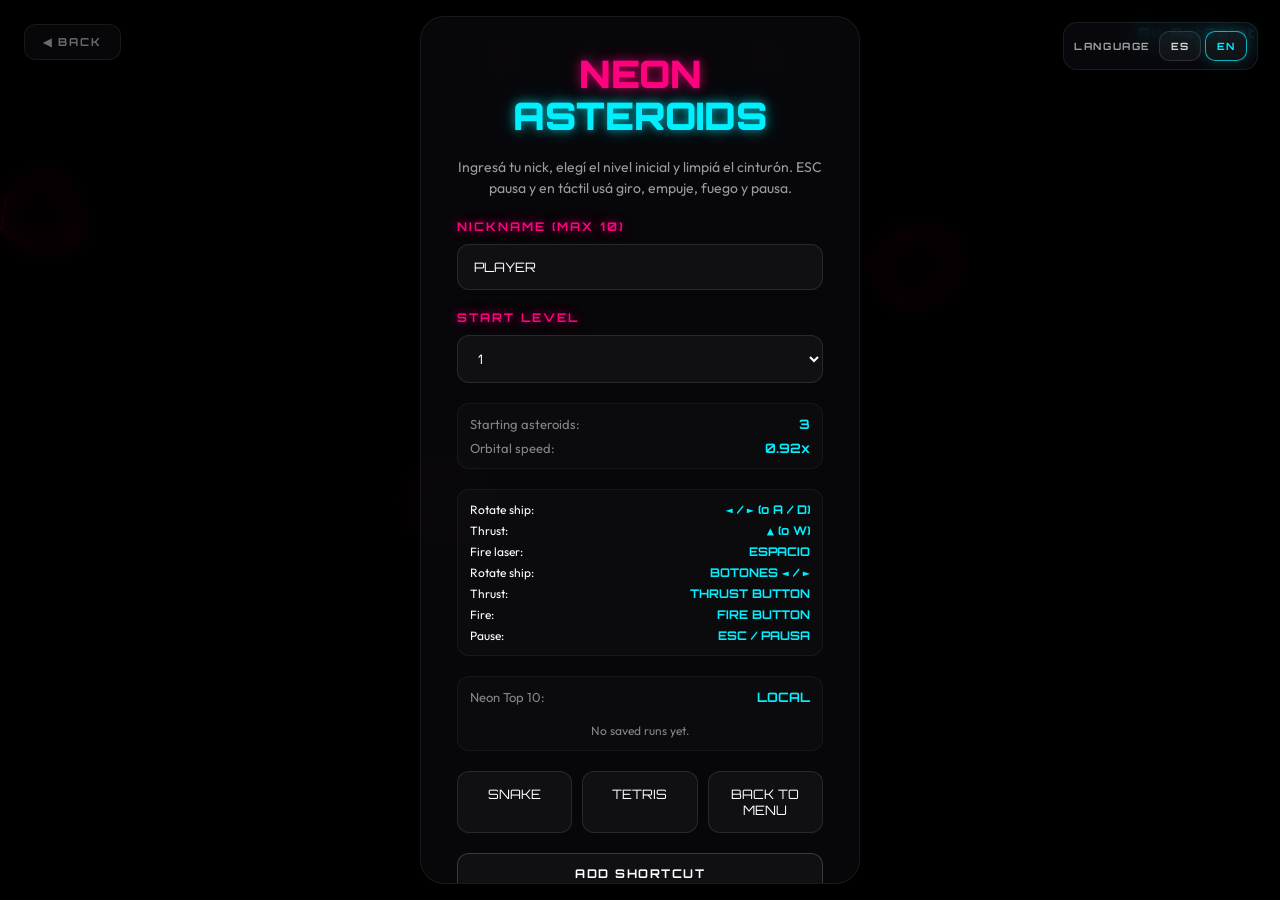
<file: asteroids.html>
<!DOCTYPE html>
<html lang="es">
<head>
    <meta charset="UTF-8">
    <meta name="viewport" content="width=device-width, initial-scale=1.0">
    <title>Neon Asteroids | Juego Retro-Moderno</title>
    <meta name="theme-color" content="#020204">
    <meta name="apple-mobile-web-app-capable" content="yes">
    <meta name="apple-mobile-web-app-status-bar-style" content="black-translucent">
    <link rel="manifest" href="manifest.webmanifest">
    <link rel="preconnect" href="https://fonts.googleapis.com">
    <link rel="preconnect" href="https://fonts.gstatic.com" crossorigin>
    <link href="https://fonts.googleapis.com/css2?family=Orbitron:wght@400;700;900&family=Outfit:wght@300;400;600&display=swap" rel="stylesheet">
    <style>
        :root {
            --bg-color: #000000;
            --panel-bg: rgba(10, 10, 15, 0.7);
            --border-color: rgba(255, 255, 255, 0.07);
            --neon-pink: #ff007f;
            --neon-cyan: #00f0ff;
            --mobile-controls-offset: calc(118px + env(safe-area-inset-bottom, 0px));
            --glow-pink: 0 0 10px rgba(255, 0, 127, 0.6), 0 0 20px rgba(255, 0, 127, 0.3);
            --glow-cyan: 0 0 10px rgba(0, 240, 255, 0.6), 0 0 20px rgba(0, 240, 255, 0.3);
        }

        * {
            margin: 0;
            padding: 0;
            box-sizing: border-box;
            user-select: none;
            -webkit-user-select: none;
        }

        body {
            background-color: var(--bg-color);
            color: #ffffff;
            font-family: 'Outfit', sans-serif;
            overflow: hidden;
            width: 100vw;
            height: 100vh;
            position: relative;
            display: flex;
            justify-content: center;
            align-items: center;
        }

        /* Botón Volver */
        .back-btn {
            position: absolute;
            top: 24px;
            left: 24px;
            z-index: 50;
            text-decoration: none;
            font-family: 'Orbitron', sans-serif;
            font-size: 11px;
            font-weight: 700;
            letter-spacing: 2px;
            color: rgba(255, 255, 255, 0.4);
            background: var(--panel-bg);
            border: 1px solid var(--border-color);
            padding: 10px 18px;
            border-radius: 12px;
            backdrop-filter: blur(12px);
            box-shadow: 0 4px 20px rgba(0, 0, 0, 0.3);
            transition: all 0.2s ease;
        }

        .back-btn:hover {
            color: var(--neon-pink);
            border-color: var(--neon-pink);
            box-shadow: var(--glow-pink);
            transform: translateY(-2px);
        }

        .branding {
            position: absolute;
            top: 24px;
            right: 24px;
            z-index: 50;
            font-family: 'Orbitron', sans-serif;
            font-size: 14px;
            font-weight: 900;
            letter-spacing: 2px;
            color: var(--neon-cyan);
            text-shadow: var(--glow-cyan);
        }

        #gameCanvas {
            position: absolute;
            top: 0;
            left: 0;
            width: 100%;
            height: 100%;
            z-index: 1;
            display: block;
        }

        /* HUD */
        #hud {
            position: absolute;
            top: 24px;
            left: 50%;
            transform: translateX(-50%);
            z-index: 10;
            display: flex;
            gap: 20px;
            padding: 10px 24px;
            background: var(--panel-bg);
            border: 1px solid var(--border-color);
            border-radius: 16px;
            backdrop-filter: blur(12px);
            box-shadow: 0 8px 32px rgba(0, 0, 0, 0.5);
        }

        .hud-panel {
            display: flex;
            flex-direction: column;
            align-items: center;
            padding: 0 12px;
            border-right: 1px solid rgba(255, 255, 255, 0.1);
        }

        .hud-panel:last-child {
            border-right: none;
        }

        .hud-label {
            font-size: 9px;
            letter-spacing: 1px;
            color: rgba(255,255,255,0.4);
            margin-bottom: 2px;
        }

        .hud-val {
            font-family: 'Orbitron', monospace;
            font-size: 18px;
            font-weight: 700;
        }

        .val-score { color: var(--neon-pink); text-shadow: var(--glow-pink); }
        .val-lives { color: var(--neon-cyan); text-shadow: var(--glow-cyan); }

        /* Overlays */
        .overlay-screen {
            position: absolute;
            top: 0;
            left: 0;
            width: 100%;
            height: 100%;
            background: rgba(0, 0, 0, 0.85);
            backdrop-filter: blur(8px);
            z-index: 100;
            display: flex;
            justify-content: center;
            align-items: center;
            padding: 16px;
        }

        .overlay-screen.hidden {
            display: none;
        }

        .hidden {
            display: none !important;
        }

        .menu-content {
            background: var(--panel-bg);
            border: 1px solid var(--border-color);
            padding: clamp(20px, 4vh, 40px);
            border-radius: 24px;
            max-width: 440px;
            width: min(92vw, 440px);
            max-height: calc(100vh - 32px);
            overflow-y: auto;
            overscroll-behavior: contain;
            box-sizing: border-box;
            text-align: center;
            box-shadow: 0 20px 50px rgba(0, 0, 0, 0.6);
            display: flex;
            flex-direction: column;
            align-items: center;
            gap: 20px;
            animation: zoomIn 0.3s cubic-bezier(0.16, 1, 0.3, 1);
        }

        .menu-content::-webkit-scrollbar { width: 8px; }
        .menu-content::-webkit-scrollbar-thumb { background: rgba(255, 0, 127, 0.35); border-radius: 999px; }

        .game-title {
            font-family: 'Orbitron', sans-serif;
            font-size: 38px;
            font-weight: 900;
            color: var(--neon-pink);
            text-shadow: var(--glow-pink);
            line-height: 1.1;
        }

        .game-title span {
            color: var(--neon-cyan);
            text-shadow: var(--glow-cyan);
        }

        .game-subtitle {
            font-size: 14px;
            color: rgba(255,255,255,0.6);
            line-height: 1.5;
        }

        .action-btn {
            width: 100%;
            background: transparent;
            color: var(--neon-pink);
            border: 2px solid var(--neon-pink);
            padding: 14px;
            font-family: 'Orbitron', sans-serif;
            font-weight: 700;
            letter-spacing: 2px;
            border-radius: 12px;
            cursor: pointer;
            transition: all 0.2s ease;
        }

        .action-btn:hover {
            background: var(--neon-pink);
            color: #000000;
            box-shadow: var(--glow-pink);
        }

        .stats-preview {
            width: 100%;
            background: rgba(255,255,255,0.02);
            border: 1px solid rgba(255,255,255,0.05);
            border-radius: 12px;
            padding: 12px;
            display: flex;
            flex-direction: column;
            gap: 8px;
        }

        .preview-item {
            display: flex;
            justify-content: space-between;
            font-size: 13px;
        }

        .preview-lbl { color: rgba(255,255,255,0.5); }
        .preview-val { font-family: 'Orbitron', monospace; font-weight: 700; color: var(--neon-cyan); }

        .controls-guide {
            background: rgba(255,255,255,0.02);
            border: 1px solid rgba(255,255,255,0.05);
            border-radius: 12px;
            padding: 12px;
            width: 100%;
            font-size: 12px;
            display: flex;
            flex-direction: column;
            gap: 6px;
            text-align: left;
        }

        .control-row {
            display: flex;
            justify-content: space-between;
        }

        .control-key {
            font-family: 'Orbitron', monospace;
            color: var(--neon-cyan);
            font-weight: 700;
        }

        .level-selector {
            width: 100%;
            display: flex;
            flex-direction: column;
            gap: 10px;
            text-align: left;
        }

        .level-selector label {
            font-family: 'Orbitron', sans-serif;
            font-size: 12px;
            font-weight: 700;
            letter-spacing: 2px;
            color: var(--neon-pink);
            text-shadow: var(--glow-pink);
        }

        .menu-input {
            width: 100%;
            border-radius: 12px;
            border: 1px solid rgba(255,255,255,0.1);
            background: rgba(255,255,255,0.04);
            color: #ffffff;
            font-family: 'Orbitron', sans-serif;
            font-size: 13px;
            padding: 14px 16px;
            text-transform: uppercase;
        }

        .menu-input:focus {
            outline: none;
            border-color: var(--neon-pink);
            box-shadow: var(--glow-pink);
        }

        .level-selector select,
        .menu-back-btn {
            width: 100%;
            border-radius: 12px;
            border: 1px solid rgba(255,255,255,0.1);
            background: rgba(255,255,255,0.04);
            color: #ffffff;
            font-family: 'Orbitron', sans-serif;
            font-size: 13px;
            padding: 14px 16px;
        }

        .menu-back-btn { text-decoration: none; text-align: center; }

        .leaderboard-list {
            display: flex;
            flex-direction: column;
            gap: 6px;
            margin-top: 10px;
        }

        .leaderboard-row {
            display: grid;
            grid-template-columns: 28px 1fr auto;
            gap: 8px;
            align-items: center;
            font-size: 12px;
        }

        .leaderboard-rank,
        .leaderboard-score {
            font-family: 'Orbitron', monospace;
        }

        .leaderboard-rank { color: rgba(255,255,255,0.5); }
        .leaderboard-name { color: rgba(255,255,255,0.82); }
        .leaderboard-score { color: var(--neon-cyan); text-shadow: var(--glow-cyan); }
        .leaderboard-empty { color: rgba(255,255,255,0.5); font-size: 12px; }

        .quick-links {
            width: 100%;
            display: grid;
            grid-template-columns: repeat(3, minmax(0, 1fr));
            gap: 10px;
        }

        @keyframes zoomIn {
            from { opacity: 0; transform: scale(0.95); }
            to { opacity: 1; transform: scale(1); }
        }

        @media (max-width: 480px) {
            .back-btn { top: 12px; left: 12px; padding: 6px 12px; font-size: 9px; }
            .branding { top: 12px; right: 12px; font-size: 10px; }
            #hud { top: 12px; padding: 6px 16px; }
            .hud-val { font-size: 15px; }
            .game-title { font-size: 28px; }
            .quick-links { grid-template-columns: 1fr; }
        }

        /* Controles Táctiles (Gamepad Móvil) */
        .dpad-actions-layout {
            position: absolute;
            bottom: var(--mobile-controls-offset);
            left: 50%;
            transform: translateX(-50%);
            width: 100%;
            max-width: 500px;
            height: 150px;
            display: none;
            justify-content: space-between;
            align-items: center;
            padding: 0 20px;
            z-index: 40;
            padding-bottom: env(safe-area-inset-bottom, 0px);
        }

        @media (max-width: 768px) {
            .dpad-actions-layout {
                display: flex;
            }
        }

        .gamepad-left {
            position: relative;
            width: 120px;
            height: 120px;
        }

        .gamepad-right {
            display: flex;
            gap: 16px;
            align-items: center;
        }

        .dpad-btn {
            position: absolute;
            width: 44px;
            height: 44px;
            background: var(--panel-bg);
            border: 1px solid var(--border-color);
            border-radius: 12px;
            color: var(--neon-pink);
            font-family: 'Orbitron', sans-serif;
            font-size: 16px;
            font-weight: 700;
            cursor: pointer;
            backdrop-filter: blur(10px);
            box-shadow: 0 4px 12px rgba(0, 0, 0, 0.4);
            display: flex;
            justify-content: center;
            align-items: center;
            outline: none;
            transition: all 0.1s ease;
        }

        .dpad-btn:active {
            background: var(--neon-pink);
            color: #000000;
            box-shadow: var(--glow-pink);
            border-color: var(--neon-pink);
            transform: scale(0.92);
        }

        .btn-left-pos { top: 38px; left: 0; }
        .btn-right-pos { top: 38px; right: 0; }

        .action-btn-circle {
            width: 56px;
            height: 56px;
            border-radius: 50%;
            background: var(--panel-bg);
            border: 2px solid;
            font-family: 'Orbitron', sans-serif;
            font-size: 9px;
            font-weight: 900;
            cursor: pointer;
            display: flex;
            justify-content: center;
            align-items: center;
            box-shadow: 0 4px 10px rgba(0,0,0,0.4);
            transition: all 0.1s ease;
            outline: none;
        }

        .btn-pink-glow {
            color: var(--neon-pink);
            border-color: var(--neon-pink);
        }
        .btn-pink-glow:active {
            background: var(--neon-pink);
            color: #000000;
            box-shadow: var(--glow-pink);
            transform: scale(0.92);
        }

        .btn-cyan-glow {
            color: var(--neon-cyan);
            border-color: var(--neon-cyan);
        }
        .btn-cyan-glow:active {
            background: var(--neon-cyan);
            color: #000000;
            box-shadow: var(--glow-cyan);
            transform: scale(0.92);
        }
    </style>
</head>
<body>
    <a href="index.html" class="back-btn">◀ VOLVER</a>
    <div class="branding">By PatSaint</div>

    <canvas id="gameCanvas"></canvas>

    <!-- Controles Táctiles (Móvil) -->
    <div id="mobileController" class="gamepad-container dpad-actions-layout">
        <div class="gamepad-left">
            <button id="btnLeft" class="dpad-btn btn-left-pos">◄</button>
            <button id="btnRight" class="dpad-btn btn-right-pos">►</button>
        </div>
        <div class="gamepad-right">
            <button id="btnThrust" class="action-btn-circle btn-pink-glow">EMPUJE</button>
            <button id="btnShoot" class="action-btn-circle btn-cyan-glow">FUEGO</button>
            <button id="btnPause" class="action-btn-circle btn-cyan-glow">PAUSA</button>
        </div>
    </div>

    <div id="hud">
        <div class="hud-panel">
            <span class="hud-label">PUNTOS</span>
            <span id="scoreDisplay" class="hud-val val-score">0</span>
        </div>
        <div class="hud-panel">
            <span class="hud-label">RÉCORD</span>
            <span id="highScoreDisplay" class="hud-val">0</span>
        </div>
        <div class="hud-panel">
            <span class="hud-label">VIDAS</span>
            <span id="livesDisplay" class="hud-val val-lives">3</span>
        </div>
        <div class="hud-panel">
            <span class="hud-label">ASTEROIDES</span>
            <span id="countDisplay" class="hud-val val-score">0</span>
        </div>
    </div>

    <!-- Overlays -->
    <div id="overlay" class="overlay-screen">
        <!-- Start Screen -->
        <div id="startScreen" class="menu-content">
            <h1 class="game-title">NEON <span>ASTEROIDS</span></h1>
            <p class="game-subtitle" data-touch-text="Ingresá tu nick, elegí el nivel inicial y limpiá el cinturón. Tocá INICIAR y usá giro, empuje, fuego y pausa desde los botones táctiles." data-desktop-text="Ingresá tu nick, elegí el nivel inicial y limpiá el cinturón. ESC pausa y en táctil usá giro, empuje, fuego y pausa.">Ingresá tu nick, elegí el nivel inicial y limpiá el cinturón. ESC pausa y en táctil usá giro, empuje, fuego y pausa.</p>
            <div class="level-selector">
                <label id="nicknameLabel" for="nicknameInput">NICKNAME (MAX 10)</label>
                <input id="nicknameInput" class="menu-input" type="text" maxlength="10" placeholder="PLAYER" autocomplete="off">
            </div>
            <div class="level-selector">
                <label id="levelLabel" for="levelSelect">NIVEL INICIAL</label>
                <select id="levelSelect">
                    <option value="1">1</option><option value="2">2</option><option value="3">3</option><option value="4">4</option><option value="5">5</option><option value="6">6</option><option value="7">7</option><option value="8">8</option><option value="9">9</option><option value="10">10</option>
                </select>
            </div>
            <div class="stats-preview">
                <div class="preview-item">
                    <span id="previewCountLabel" class="preview-lbl">Asteroides Iniciales:</span>
                    <span id="previewCount" class="preview-val">--</span>
                </div>
                <div class="preview-item">
                    <span id="speedPreviewLabel" class="preview-lbl">Velocidad orbital:</span>
                    <span id="speedPreview" class="preview-val">--</span>
                </div>
            </div>
            <div class="controls-guide">
                <div class="control-row" data-device-show="desktop">
                    <span id="desktopRotateLabel">Rotar nave:</span>
                    <span class="control-key">◄ / ► (o A / D)</span>
                </div>
                <div class="control-row" data-device-show="desktop">
                    <span id="desktopThrustLabel">Propulsión (Empuje):</span>
                    <span class="control-key">▲ (o W)</span>
                </div>
                <div class="control-row" data-device-show="desktop">
                    <span id="desktopShootLabel">Disparar Láser:</span>
                    <span class="control-key">ESPACIO</span>
                </div>
                <div class="control-row" data-device-show="touch">
                    <span id="touchRotateLabel">Rotar nave:</span>
                    <span class="control-key">BOTONES ◄ / ►</span>
                </div>
                <div class="control-row" data-device-show="touch">
                    <span id="touchThrustLabel">Propulsión:</span>
                    <span id="touchThrustKey" class="control-key">BOTÓN EMPUJE</span>
                </div>
                <div class="control-row" data-device-show="touch">
                    <span id="touchShootLabel">Disparo:</span>
                    <span id="touchShootKey" class="control-key">BOTÓN FUEGO</span>
                </div>
                <div class="control-row">
                    <span id="pauseLabel">Pausa:</span>
                    <span class="control-key" data-touch-text="BOTÓN PAUSA" data-desktop-text="ESC / PAUSA">ESC / PAUSA</span>
                </div>
            </div>
            <div class="stats-preview">
                <div class="preview-item"><span id="startTopLabel" class="preview-lbl">Top 10 Neon:</span><span id="startTopValue" class="preview-val">LOCAL</span></div>
                <div id="leaderboardStart" class="leaderboard-list"></div>
            </div>
            <div class="quick-links">
                <a href="snake.html" class="menu-back-btn">SNAKE</a>
                <a href="tetris.html" class="menu-back-btn">TETRIS</a>
                <a href="simon.html" class="menu-back-btn">SIMON</a>
            </div>
            <div data-install-slot></div>
            <button id="startButton" class="action-btn" data-touch-text="TOCÁ PARA DESPEGAR" data-desktop-text="INICIAR VUELO">INICIAR VUELO</button>
            <a href="index.html" class="menu-back-btn">VOLVER AL MENÚ</a>
        </div>

        <div id="pauseScreen" class="menu-content hidden">
            <h2 class="game-title">PAUSA <span>NEON</span></h2>
            <p class="game-subtitle">La nave quedó en espera. Reanudá con ESC o elegí otro destino.</p>
            <div class="stats-preview">
                <div class="preview-item"><span id="pauseNickLabel" class="preview-lbl">Piloto:</span><span id="pauseNick" class="preview-val">PLAYER</span></div>
                <div class="preview-item"><span id="pauseScoreLabel" class="preview-lbl">Puntaje actual:</span><span id="pauseScore" class="preview-val">0</span></div>
            </div>
            <div class="stats-preview">
                <div class="preview-item"><span id="pauseTopLabel" class="preview-lbl">Top 10:</span><span id="pauseTopValue" class="preview-val">LOCAL</span></div>
                <div id="leaderboardPause" class="leaderboard-list"></div>
            </div>
            <div class="quick-links">
                <a href="snake.html" class="menu-back-btn">SNAKE</a>
                <a href="tetris.html" class="menu-back-btn">TETRIS</a>
                <a href="simon.html" class="menu-back-btn">SIMON</a>
            </div>
            <button id="resumeButton" class="action-btn">REANUDAR</button>
            <button id="pauseRestartButton" class="action-btn">REINICIAR</button>
            <a id="pauseHomeButton" href="index.html" class="menu-back-btn">IR AL HOME</a>
        </div>

        <!-- End Screen (Win/Loss) -->
        <div id="endScreen" class="menu-content hidden">
            <h2 id="endTitle" class="game-title">FIN DEL JUEGO</h2>
            <div class="stats-preview">
                <div class="preview-item">
                    <span id="finalScoreLabel" class="preview-lbl">Puntaje Final:</span>
                    <span id="finalScore" class="preview-val">0</span>
                </div>
                <div class="preview-item">
                    <span id="finalHighScoreLabel" class="preview-lbl">Mejor Puntaje:</span>
                    <span id="finalHighScore" class="preview-val">0</span>
                </div>
            </div>
            <div class="stats-preview">
                <div class="preview-item"><span id="endTopLabel" class="preview-lbl">Top 10:</span><span id="endTopValue" class="preview-val">LOCAL</span></div>
                <div id="leaderboardEnd" class="leaderboard-list"></div>
            </div>
            <div class="quick-links">
                <a href="snake.html" class="menu-back-btn">SNAKE</a>
                <a href="tetris.html" class="menu-back-btn">TETRIS</a>
                <a href="simon.html" class="menu-back-btn">SIMON</a>
            </div>
            <button id="restartButton" class="action-btn">JUGAR DE NUEVO</button>
        </div>
    </div>

    <script src="app-shell.js"></script>
    <script>
        const canvas = document.getElementById('gameCanvas');
        const ctx = canvas.getContext('2d');

        const scoreDisplay = document.getElementById('scoreDisplay');
        const highScoreDisplay = document.getElementById('highScoreDisplay');
        const livesDisplay = document.getElementById('livesDisplay');
        const countDisplay = document.getElementById('countDisplay');

        const overlay = document.getElementById('overlay');
        const startScreen = document.getElementById('startScreen');
        const pauseScreen = document.getElementById('pauseScreen');
        const endScreen = document.getElementById('endScreen');
        const endTitle = document.getElementById('endTitle');
        const finalScore = document.getElementById('finalScore');
        const finalHighScore = document.getElementById('finalHighScore');
        const pauseNick = document.getElementById('pauseNick');
        const pauseScore = document.getElementById('pauseScore');
        const nicknameInput = document.getElementById('nicknameInput');
        const leaderboardStart = document.getElementById('leaderboardStart');
        const leaderboardPause = document.getElementById('leaderboardPause');
        const leaderboardEnd = document.getElementById('leaderboardEnd');

        const previewCount = document.getElementById('previewCount');
        const speedPreview = document.getElementById('speedPreview');
        const levelSelect = document.getElementById('levelSelect');

        const startButton = document.getElementById('startButton');
        const restartButton = document.getElementById('restartButton');
        const resumeButton = document.getElementById('resumeButton');
        const pauseRestartButton = document.getElementById('pauseRestartButton');

        // Estados
        const STATES = { START: 'START', PLAYING: 'PLAYING', PAUSED: 'PAUSED', GAMEOVER: 'GAMEOVER', WON: 'WON' };
        let currentState = STATES.START;

        // Variables
        let score = 0;
        let topScores = loadTopScores();
        let highScore = topScores[0]?.score || 0;
        let lives = 3;
        let currentNickname = 'PLAYER';
        const uiHelper = window.BORED_UI;
        const audio = window.BORED_AUDIO;
        const i18n = window.BORED_I18N;

        let ship = { x: 0, y: 0, r: 12, angle: -Math.PI / 2, vx: 0, vy: 0, friction: 0.985, thrustPower: 0.16, rotateSpeed: 0.07, lastShot: 0, cooldown: 250 };
        let lasers = []; // {x, y, vx, vy, life}
        let asteroids = []; // {x, y, vx, vy, radius, points, vertices}
        let particles = [];

        let baseAsteroidCount = 4;
        let asteroidSpeedFactor = 1;

        highScoreDisplay.textContent = highScore;
        nicknameInput.value = currentNickname;
        uiHelper?.attachNicknameValidation(nicknameInput);
        renderTopScores();

        function sanitizeNickname(value) {
            return uiHelper?.normalizeNickname(value) || '';
        }

        function loadTopScores() {
            try {
                const parsed = JSON.parse(localStorage.getItem('neonAsteroidsTop10') || '[]');
                return Array.isArray(parsed) ? parsed : [];
            } catch {
                return [];
            }
        }

        function saveTopScore() {
            if (score <= 0) return;
            topScores.push({ nick: currentNickname, score, level: Number(levelSelect.value || 1) });
            topScores = topScores
                .sort((a, b) => b.score - a.score || b.level - a.level || a.nick.localeCompare(b.nick))
                .slice(0, 10);
            localStorage.setItem('neonAsteroidsTop10', JSON.stringify(topScores));
            highScore = topScores[0]?.score || 0;
            highScoreDisplay.textContent = highScore;
            renderTopScores();
        }

        function renderTopScores() {
            const markup = topScores.length
                ? topScores.map((entry, index) => `
                    <div class="leaderboard-row">
                        <span class="leaderboard-rank">#${index + 1}</span>
                        <span class="leaderboard-name">${entry.nick} · Nv ${entry.level}</span>
                        <span class="leaderboard-score">${entry.score}</span>
                    </div>
                `).join('')
                : `<div class="leaderboard-empty">${i18n?.lang === 'en' ? 'No saved runs yet.' : 'Todavía no hay partidas guardadas.'}</div>`;

            [leaderboardStart, leaderboardPause, leaderboardEnd].forEach((target) => {
                if (target) target.innerHTML = markup;
            });
        }

        function showMenu(screen) {
            overlay.classList.remove('hidden');
            startScreen.classList.add('hidden');
            pauseScreen.classList.add('hidden');
            endScreen.classList.add('hidden');
            screen.classList.remove('hidden');
        }

        function resizeGame() {
            canvas.width = window.innerWidth;
            let height = window.innerHeight;
            
            // Restar espacio del mando en pantallas móviles
            if (window.innerWidth <= 768) {
                height -= 230;
            }
            canvas.height = Math.max(200, height);

            if (currentState === STATES.START) {
                ship.x = canvas.width / 2;
                ship.y = canvas.height / 2;
            }

            updateLevelSettings();

            if (currentState === STATES.START) {
                initAsteroids();
            }
        }

        function updateLevelSettings() {
            const level = Number(levelSelect.value || 1);
            baseAsteroidCount = Math.max(3, Math.min(10, 2 + level));
            asteroidSpeedFactor = 0.8 + level * 0.12;
            previewCount.textContent = baseAsteroidCount;
            speedPreview.textContent = `${asteroidSpeedFactor.toFixed(2)}x`;
        }

        // --- INICIALIZAR ELEMENTOS ---
        function initAsteroids() {
            asteroids = [];
            for (let i = 0; i < baseAsteroidCount; i++) {
                spawnLargeAsteroid();
            }
            countDisplay.textContent = asteroids.length;
        }

        function createAsteroidShape(radius) {
            const vertices = [];
            const count = 8 + Math.floor(Math.random() * 5); // 8 a 12 esquinas
            for (let i = 0; i < count; i++) {
                const angle = (i / count) * Math.PI * 2;
                const dist = radius * (0.75 + Math.random() * 0.4); // irregularidad
                vertices.push({
                    x: Math.cos(angle) * dist,
                    y: Math.sin(angle) * dist
                });
            }
            return vertices;
        }

        function spawnLargeAsteroid() {
            // Evitar spawn cerca del jugador
            let x, y, dist;
            do {
                x = Math.random() * canvas.width;
                y = Math.random() * canvas.height;
                const dx = x - ship.x;
                const dy = y - ship.y;
                dist = Math.sqrt(dx * dx + dy * dy);
            } while (dist < 150);

            const angle = Math.random() * Math.PI * 2;
            const speed = (0.5 + Math.random() * 1.2) * asteroidSpeedFactor;

            asteroids.push({
                x: x,
                y: y,
                vx: Math.cos(angle) * speed,
                vy: Math.sin(angle) * speed,
                radius: 40,
                points: 20,
                vertices: createAsteroidShape(40)
            });
        }

        function splitAsteroid(ast) {
            audio?.play('asteroidsSplit');
            spawnSparks(ast.x, ast.y, '#ff007f', 15);
            score += ast.points;
            scoreDisplay.textContent = score;

            if (ast.radius > 15) {
                const nextRadius = ast.radius / 2;
                const angle1 = Math.random() * Math.PI * 2;
                const angle2 = angle1 + Math.PI; // Opuestos
                const speed = 0.8 + Math.random() * 1.5;

                asteroids.push({
                    x: ast.x, y: ast.y,
                    vx: Math.cos(angle1) * speed, vy: Math.sin(angle1) * speed,
                    radius: nextRadius,
                    points: nextRadius > 15 ? 40 : 80,
                    vertices: createAsteroidShape(nextRadius)
                });

                asteroids.push({
                    x: ast.x, y: ast.y,
                    vx: Math.cos(angle2) * speed, vy: Math.sin(angle2) * speed,
                    radius: nextRadius,
                    points: nextRadius > 15 ? 40 : 80,
                    vertices: createAsteroidShape(nextRadius)
                });
            }

            // Quitar el original
            const idx = asteroids.indexOf(ast);
            if (idx > -1) asteroids.splice(idx, 1);

            countDisplay.textContent = asteroids.length;

            // Victoria si no quedan
            if (asteroids.length === 0) {
                triggerEnd(true);
            }
        }

        // --- CONTROLES ---
        window.addEventListener('resize', resizeGame);
        levelSelect.addEventListener('change', () => {
            updateLevelSettings();
            if (currentState === STATES.START) {
                initAsteroids();
            }
        });

        const keys = {};
        window.addEventListener('keydown', (e) => {
            keys[e.code] = true;
            if (e.code === 'Escape') {
                e.preventDefault();
                if (currentState === STATES.PLAYING) pauseGame();
                else if (currentState === STATES.PAUSED) resumeGame();
                return;
            }
            if (e.code === 'Space') {
                e.preventDefault();
                if (currentState === STATES.START) startGame();
                else if (currentState === STATES.GAMEOVER || currentState === STATES.WON) startGame();
                else if (currentState === STATES.PLAYING) shoot();
            }
        });
        window.addEventListener('keyup', (e) => {
            keys[e.code] = false;
        });

        startButton.addEventListener('click', startGame);
        restartButton.addEventListener('click', startGame);
        resumeButton.addEventListener('click', resumeGame);
        pauseRestartButton.addEventListener('click', startGame);

        function startGame() {
            const validatedNickname = uiHelper?.requireNickname(nicknameInput, { message: i18n?.lang === 'en' ? 'Enter your name before takeoff.' : 'Ingresá tu nombre antes de despegar.' }) ?? sanitizeNickname(nicknameInput.value);
            if (!validatedNickname) {
                return;
            }
            currentNickname = validatedNickname;
            nicknameInput.value = currentNickname;
            updateLevelSettings();
            score = 0;
            lives = 3;
            scoreDisplay.textContent = 0;
            livesDisplay.textContent = lives;

            ship.x = canvas.width / 2;
            ship.y = canvas.height / 2;
            ship.vx = 0;
            ship.vy = 0;
            ship.angle = -Math.PI / 2;

            lasers = [];
            particles = [];

            currentState = STATES.PLAYING;
            overlay.classList.add('hidden');
            audio?.stopLoop('asteroidsLoop');
            audio?.play('gameStart');
            audio?.startLoop('asteroidsLoop');
            
            resizeGame();
            initAsteroids();
        }

        function pauseGame() {
            Object.keys(keys).forEach((code) => { keys[code] = false; });
            currentState = STATES.PAUSED;
            audio?.stopLoop('asteroidsLoop');
            pauseNick.textContent = currentNickname;
            pauseScore.textContent = score;
            renderTopScores();
            showMenu(pauseScreen);
        }

        function resumeGame() {
            currentState = STATES.PLAYING;
            audio?.startLoop('asteroidsLoop');
            overlay.classList.add('hidden');
        }

        function shoot() {
            const now = performance.now();
            if (now - ship.lastShot >= ship.cooldown) {
                audio?.play('asteroidsShoot');
                const laserSpeed = 8;
                lasers.push({
                    x: ship.x + Math.cos(ship.angle) * ship.r,
                    y: ship.y + Math.sin(ship.angle) * ship.r,
                    vx: Math.cos(ship.angle) * laserSpeed,
                    vy: Math.sin(ship.angle) * laserSpeed,
                    life: 60 // 60 frames de vida
                });
                ship.lastShot = now;
                // Pequeño retroceso
                ship.vx -= Math.cos(ship.angle) * 0.05;
                ship.vy -= Math.sin(ship.angle) * 0.05;
            }
        }

        function triggerEnd(won) {
            currentState = won ? STATES.WON : STATES.GAMEOVER;
            audio?.stopLoop('asteroidsLoop');
            audio?.play(won ? 'asteroidsWin' : 'asteroidsGameOver');
            saveTopScore();
            showMenu(endScreen);

            if (won) {
                endTitle.textContent = i18n?.lang === 'en' ? 'BELT CLEARED!' : '¡CINTURÓN LIMPIO!';
                endTitle.className = "game-title";
                endTitle.style.color = '#00f0ff';
                endTitle.style.textShadow = '0 0 10px rgba(0, 240, 255, 0.6), 0 0 20px rgba(0, 240, 255, 0.3)';
                // Chispas
                for (let i = 0; i < 4; i++) {
                    setTimeout(() => spawnSparks(Math.random() * canvas.width, Math.random() * canvas.height, '#00f0ff', 20), i * 150);
                }
            } else {
                endTitle.textContent = i18n?.lang === 'en' ? 'GAME OVER' : 'FIN DEL JUEGO';
                endTitle.className = "game-title";
                endTitle.style.color = '#ff007f';
                endTitle.style.textShadow = '0 0 10px rgba(255, 0, 127, 0.6), 0 0 20px rgba(255, 0, 127, 0.3)';
            }

            finalScore.textContent = score;
            finalHighScore.textContent = highScore;
            renderTopScores();
        }

        // --- PARTÍCULAS ---
        function spawnSparks(x, y, color, count = 10, offsetSpeed = 0) {
            for (let i = 0; i < count; i++) {
                const angle = Math.random() * Math.PI * 2;
                const speed = 0.5 + Math.random() * 3.5;
                particles.push({
                    x: x, y: y,
                    vx: Math.cos(angle) * speed + offsetSpeed * Math.cos(angle - Math.PI),
                    vy: Math.sin(angle) * speed + offsetSpeed * Math.sin(angle - Math.PI),
                    color: color,
                    size: 1.5 + Math.random() * 2,
                    alpha: 1,
                    decay: 0.025 + Math.random() * 0.02
                });
            }
        }

        function drawParticles() {
            ctx.save();
            for (let i = particles.length - 1; i >= 0; i--) {
                const p = particles[i];
                p.x += p.vx;
                p.y += p.vy;
                p.alpha -= p.decay;
                if (p.alpha <= 0) {
                    particles.splice(i, 1);
                    continue;
                }
                ctx.globalAlpha = p.alpha;
                ctx.fillStyle = p.color;
                ctx.shadowBlur = p.size * 2;
                ctx.shadowColor = p.color;
                ctx.beginPath();
                ctx.arc(p.x, p.y, p.size, 0, Math.PI * 2);
                ctx.fill();
            }
            ctx.restore();
        }

        // --- FÍSICAS ---
        let pulseTime = 0;
        function update() {
            if (currentState !== STATES.PLAYING) return;

            pulseTime += 0.05;

            // 1. Nave: Rotación
            if (keys['ArrowLeft'] || keys['KeyA']) {
                ship.angle -= ship.rotateSpeed;
            }
            if (keys['ArrowRight'] || keys['KeyD']) {
                ship.angle += ship.rotateSpeed;
            }

            // Nave: Propulsión (Thrust)
            if (keys['ArrowUp'] || keys['KeyW']) {
                audio?.play('asteroidsThrust');
                ship.vx += Math.cos(ship.angle) * ship.thrustPower;
                ship.vy += Math.sin(ship.angle) * ship.thrustPower;

                // Lanzar chispas de propulsor
                if (Math.random() < 0.4) {
                    const tx = ship.x - Math.cos(ship.angle) * ship.r;
                    const ty = ship.y - Math.sin(ship.angle) * ship.r;
                    spawnSparks(tx, ty, '#ff007f', 2, 1);
                }
            }

            // Inercia/Fricción
            ship.vx *= ship.friction;
            ship.vy *= ship.friction;
            ship.x += ship.vx;
            ship.y += ship.vy;

            // Envoltura nave
            if (ship.x < -ship.r) ship.x = canvas.width + ship.r;
            if (ship.x > canvas.width + ship.r) ship.x = -ship.r;
            if (ship.y < -ship.r) ship.y = canvas.height + ship.r;
            if (ship.y > canvas.height + ship.r) ship.y = -ship.r;

            // 2. Mover Láseres
            for (let i = lasers.length - 1; i >= 0; i--) {
                const l = lasers[i];
                l.x += l.vx;
                l.y += l.vy;
                l.life--;

                // Envoltura láser
                if (l.x < 0) l.x = canvas.width;
                if (l.x > canvas.width) l.x = 0;
                if (l.y < 0) l.y = canvas.height;
                if (l.y > canvas.height) l.y = 0;

                if (l.life <= 0) {
                    lasers.splice(i, 1);
                    continue;
                }

                // Colisión Láser -> Asteroides
                let hit = false;
                for (let j = asteroids.length - 1; j >= 0; j--) {
                    const ast = asteroids[j];
                    const dx = l.x - ast.x;
                    const dy = l.y - ast.y;
                    const dist = Math.sqrt(dx * dx + dy * dy);

                    if (dist < ast.radius) {
                        splitAsteroid(ast);
                        lasers.splice(i, 1);
                        hit = true;
                        break;
                    }
                }
                if (hit) continue;
            }

            // 3. Mover y comprobar Asteroides
            for (let i = 0; i < asteroids.length; i++) {
                const ast = asteroids[i];
                ast.x += ast.vx;
                ast.y += ast.vy;

                // Envoltura asteroide
                if (ast.x < -ast.radius) ast.x = canvas.width + ast.radius;
                if (ast.x > canvas.width + ast.radius) ast.x = -ast.radius;
                if (ast.y < -ast.radius) ast.y = canvas.height + ast.radius;
                if (ast.y > canvas.height + ast.radius) ast.y = -ast.radius;

                // Colisión Asteroide -> Nave
                const dx = ship.x - ast.x;
                const dy = ship.y - ast.y;
                const dist = Math.sqrt(dx * dx + dy * dy);

                if (dist < ship.r + ast.radius) {
                    // Muerte nave
                    audio?.play('asteroidsExplode');
                    spawnSparks(ship.x, ship.y, '#00f0ff', 25);
                    lives--;
                    livesDisplay.textContent = lives;

                    // Reposicionar
                    ship.x = canvas.width / 2;
                    ship.y = canvas.height / 2;
                    ship.vx = 0;
                    ship.vy = 0;

                    if (lives <= 0) {
                        triggerEnd(false);
                        return;
                    }
                }
            }
        }

        // --- RENDERIZADO ---
        function draw() {
            ctx.fillStyle = '#000000';
            ctx.fillRect(0, 0, canvas.width, canvas.height);

            // 1. Dibujar Asteroides (Vectores neón rosa)
            asteroids.forEach(ast => {
                ctx.save();
                ctx.shadowBlur = 10;
                ctx.shadowColor = '#ff007f';
                ctx.strokeStyle = '#ff007f';
                ctx.fillStyle = 'rgba(255, 0, 127, 0.05)';
                ctx.lineWidth = 1.8;

                ctx.beginPath();
                ctx.translate(ast.x, ast.y);
                ctx.moveTo(ast.vertices[0].x, ast.vertices[0].y);
                for (let i = 1; i < ast.vertices.length; i++) {
                    ctx.lineTo(ast.vertices[i].x, ast.vertices[i].y);
                }
                ctx.closePath();
                ctx.stroke();
                ctx.fill();
                ctx.restore();
            });

            // 2. Dibujar Nave (Vectorial neón cian)
            if (currentState === STATES.PLAYING) {
                ctx.save();
                ctx.shadowBlur = 15;
                ctx.shadowColor = '#00f0ff';
                ctx.strokeStyle = '#00f0ff';
                ctx.fillStyle = 'rgba(0, 240, 255, 0.15)';
                ctx.lineWidth = 2;

                ctx.translate(ship.x, ship.y);
                ctx.rotate(ship.angle);

                // Triángulo estilizado
                ctx.beginPath();
                ctx.moveTo(ship.r, 0); // Punta
                ctx.lineTo(-ship.r * 0.8, -ship.r * 0.7); // Atrás izquierda
                ctx.lineTo(-ship.r * 0.5, 0); // Centro trasero metido
                ctx.lineTo(-ship.r * 0.8, ship.r * 0.7); // Atrás derecha
                ctx.closePath();
                ctx.stroke();
                ctx.fill();
                ctx.restore();
            }

            // 3. Dibujar Láseres (Líneas cian cortas)
            lasers.forEach(l => {
                ctx.save();
                ctx.shadowBlur = 10;
                ctx.shadowColor = '#00f0ff';
                ctx.strokeStyle = '#00f0ff';
                ctx.lineWidth = 2.5;

                ctx.beginPath();
                ctx.moveTo(l.x, l.y);
                ctx.lineTo(l.x - l.vx * 0.8, l.y - l.vy * 0.8);
                ctx.stroke();
                ctx.restore();
            });

            // Partículas
            drawParticles();
        }

        function gameLoop() {
            update();
            draw();
            requestAnimationFrame(gameLoop);
        }

        function applyLanguage(lang = i18n?.lang || 'es') {
            document.querySelector('.back-btn').textContent = lang === 'en' ? '◀ BACK' : '◀ VOLVER';
            document.getElementById('btnThrust').textContent = lang === 'en' ? 'THRUST' : 'EMPUJE';
            document.getElementById('btnPause').textContent = lang === 'en' ? 'PAUSE' : 'PAUSA';
            document.getElementById('nicknameLabel').textContent = 'NICKNAME (MAX 10)';
            nicknameInput.placeholder = lang === 'en' ? 'PLAYER' : 'JUGADOR';
            document.getElementById('levelLabel').textContent = lang === 'en' ? 'START LEVEL' : 'NIVEL INICIAL';
            document.getElementById('previewCountLabel').textContent = lang === 'en' ? 'Starting asteroids:' : 'Asteroides Iniciales:';
            document.getElementById('speedPreviewLabel').textContent = lang === 'en' ? 'Orbital speed:' : 'Velocidad orbital:';
            document.getElementById('desktopRotateLabel').textContent = lang === 'en' ? 'Rotate ship:' : 'Rotar nave:';
            document.getElementById('desktopThrustLabel').textContent = lang === 'en' ? 'Thrust:' : 'Propulsión (Empuje):';
            document.getElementById('desktopShootLabel').textContent = lang === 'en' ? 'Fire laser:' : 'Disparar Láser:';
            document.getElementById('touchRotateLabel').textContent = lang === 'en' ? 'Rotate ship:' : 'Rotar nave:';
            document.getElementById('touchThrustLabel').textContent = lang === 'en' ? 'Thrust:' : 'Propulsión:';
            document.getElementById('touchThrustKey').textContent = lang === 'en' ? 'THRUST BUTTON' : 'BOTÓN EMPUJE';
            document.getElementById('touchShootLabel').textContent = lang === 'en' ? 'Fire:' : 'Disparo:';
            document.getElementById('touchShootKey').textContent = lang === 'en' ? 'FIRE BUTTON' : 'BOTÓN FUEGO';
            document.getElementById('pauseLabel').textContent = lang === 'en' ? 'Pause:' : 'Pausa:';
            document.getElementById('startTopLabel').textContent = lang === 'en' ? 'Neon Top 10:' : 'Top 10 Neon:';
            document.getElementById('startTopValue').textContent = 'LOCAL';
            document.querySelector('#startScreen .game-subtitle').textContent = lang === 'en' ? 'Enter your nick, choose the starting level, and clear the belt. ESC pauses, and on touch use rotate, thrust, fire, and pause.' : 'Ingresá tu nick, elegí el nivel inicial y limpiá el cinturón. ESC pausa y en táctil usá giro, empuje, fuego y pausa.';
            document.getElementById('startButton').textContent = lang === 'en' ? 'START FLIGHT' : 'INICIAR VUELO';
            document.querySelector('#startScreen .menu-back-btn:last-of-type').textContent = lang === 'en' ? 'BACK TO MENU' : 'VOLVER AL MENÚ';
            document.querySelector('#pauseScreen .game-subtitle').textContent = lang === 'en' ? 'The ship is holding position. Resume with ESC or choose another destination.' : 'La nave quedó en espera. Reanudá con ESC o elegí otro destino.';
            document.getElementById('pauseNickLabel').textContent = lang === 'en' ? 'Pilot:' : 'Piloto:';
            document.getElementById('pauseScoreLabel').textContent = lang === 'en' ? 'Current score:' : 'Puntaje actual:';
            document.getElementById('pauseTopLabel').textContent = lang === 'en' ? 'Top 10:' : 'Top 10:';
            document.getElementById('pauseTopValue').textContent = 'LOCAL';
            document.getElementById('resumeButton').textContent = lang === 'en' ? 'RESUME' : 'REANUDAR';
            document.getElementById('pauseRestartButton').textContent = lang === 'en' ? 'RESTART' : 'REINICIAR';
            document.getElementById('pauseHomeButton').textContent = lang === 'en' ? 'HOME MENU' : 'IR AL HOME';
            document.getElementById('finalScoreLabel').textContent = lang === 'en' ? 'Final score:' : 'Puntaje Final:';
            document.getElementById('finalHighScoreLabel').textContent = lang === 'en' ? 'Best score:' : 'Mejor Puntaje:';
            document.getElementById('endTopLabel').textContent = lang === 'en' ? 'Top 10:' : 'Top 10:';
            document.getElementById('endTopValue').textContent = 'LOCAL';
            document.getElementById('restartButton').textContent = lang === 'en' ? 'PLAY AGAIN' : 'JUGAR DE NUEVO';
            renderTopScores();
        }

        i18n?.onLanguageChange(applyLanguage);
        applyLanguage();

        updateLevelSettings();
        resizeGame();
        gameLoop();

        // --- BINDEO DEL MANDO TÁCTIL ---
        const touchLeft = document.getElementById('btnLeft');
        const touchRight = document.getElementById('btnRight');
        const touchThrust = document.getElementById('btnThrust');
        const touchShoot = document.getElementById('btnShoot');
        const touchPause = document.getElementById('btnPause');

        const setupHoldButton = (btn, keyCode) => {
            if (!btn) return;
            btn.addEventListener('touchstart', (e) => {
                e.preventDefault();
                keys[keyCode] = true;
            });
            btn.addEventListener('touchend', (e) => {
                e.preventDefault();
                keys[keyCode] = false;
            });
            btn.addEventListener('mousedown', (e) => {
                e.preventDefault();
                keys[keyCode] = true;
            });
            btn.addEventListener('mouseup', (e) => {
                e.preventDefault();
                keys[keyCode] = false;
            });
            btn.addEventListener('mouseleave', (e) => {
                keys[keyCode] = false;
            });
        };

        setupHoldButton(touchLeft, 'ArrowLeft');
        setupHoldButton(touchRight, 'ArrowRight');
        setupHoldButton(touchThrust, 'ArrowUp');

        const setupClickButton = (btn, action) => {
            if (!btn) return;
            btn.addEventListener('touchstart', (e) => {
                e.preventDefault();
                if (currentState === STATES.PLAYING) action();
            });
            btn.addEventListener('mousedown', (e) => {
                e.preventDefault();
                if (currentState === STATES.PLAYING) action();
            });
        };

        setupClickButton(touchShoot, () => {
            shoot();
        });

        ['touchstart', 'mousedown'].forEach((eventName) => {
            touchPause?.addEventListener(eventName, (e) => {
                e.preventDefault();
                if (currentState === STATES.PLAYING) pauseGame();
                else if (currentState === STATES.PAUSED) resumeGame();
            });
        });
    </script>
</body>
</html>
</file>
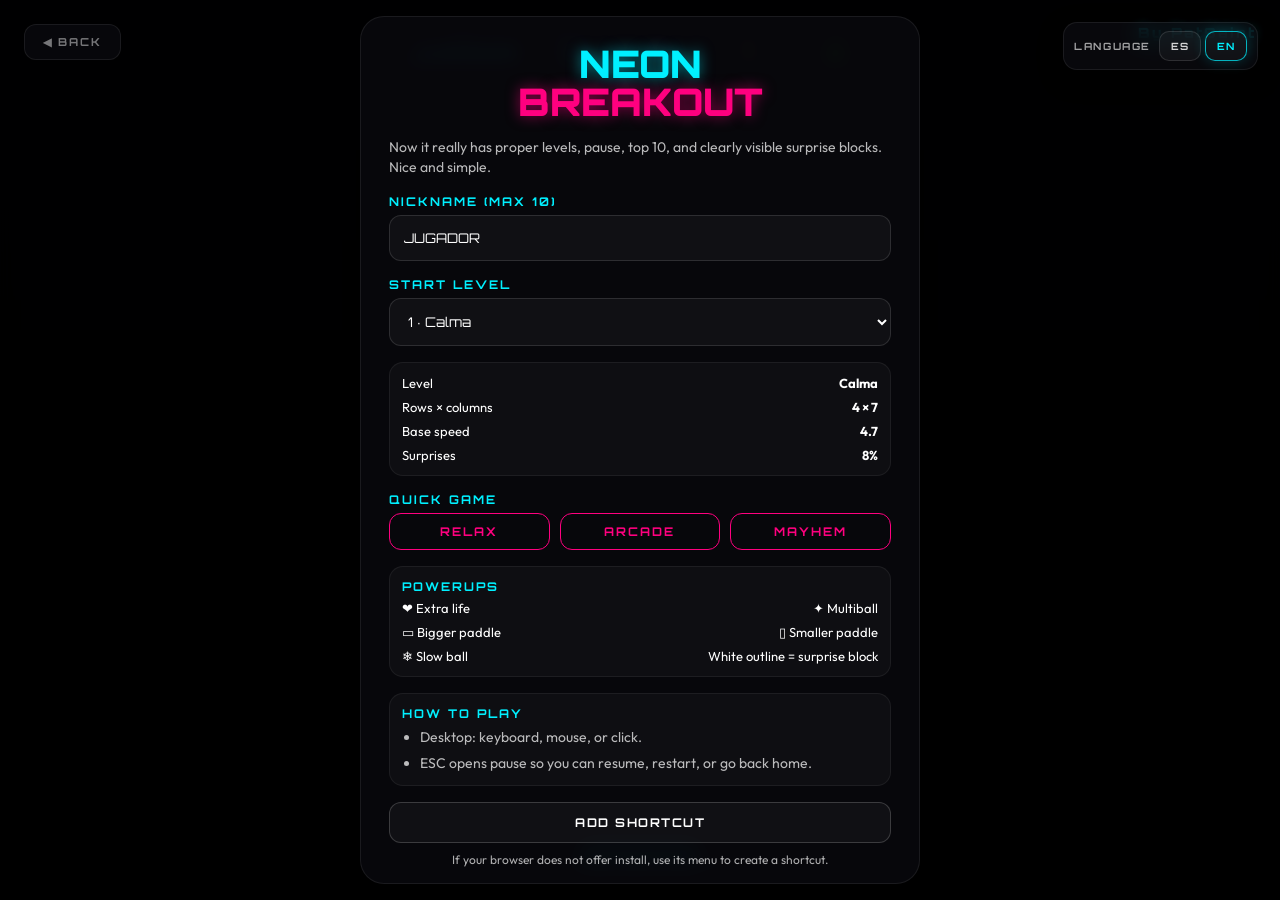
<file: breakout.html>
<!DOCTYPE html>
<html lang="es">
<head>
    <meta charset="UTF-8">
    <meta name="viewport" content="width=device-width, initial-scale=1.0">
    <title>Neon Breakout | Juego Retro-Moderno</title>
    <meta name="theme-color" content="#020204">
    <meta name="apple-mobile-web-app-capable" content="yes">
    <meta name="apple-mobile-web-app-status-bar-style" content="black-translucent">
    <link rel="manifest" href="manifest.webmanifest">
    <link rel="preconnect" href="https://fonts.googleapis.com">
    <link rel="preconnect" href="https://fonts.gstatic.com" crossorigin>
    <link href="https://fonts.googleapis.com/css2?family=Orbitron:wght@400;700;900&family=Outfit:wght@300;400;600&display=swap" rel="stylesheet">
    <style>
        :root { --bg:#000; --panel:rgba(10,10,15,.78); --border:rgba(255,255,255,.08); --cyan:#00f0ff; --pink:#ff007f; --green:#39ff14; --yellow:#ffcc00; }
        * { box-sizing:border-box; margin:0; padding:0; user-select:none; -webkit-user-select:none; }
        body { background:#000; color:#fff; font-family:'Outfit',sans-serif; overflow:hidden; width:100vw; height:100vh; }
        #gameCanvas,.overlay-screen,.branding,.back-btn,#hud,.touch-hint,.menu-content { position:absolute; }
        .back-btn { top:24px; left:24px; z-index:60; text-decoration:none; color:rgba(255,255,255,.45); background:var(--panel); border:1px solid var(--border); padding:10px 18px; border-radius:12px; font:700 11px 'Orbitron',sans-serif; letter-spacing:2px; }
        .branding { top:24px; right:24px; z-index:60; color:var(--cyan); font:900 14px 'Orbitron',sans-serif; letter-spacing:2px; text-shadow:0 0 12px rgba(0,240,255,.5); }
        #gameCanvas { inset:0; width:100%; height:100%; }
        #hud { top:20px; left:50%; transform:translateX(-50%); z-index:20; display:flex; gap:10px; padding:10px 16px; border-radius:18px; background:var(--panel); border:1px solid var(--border); }
        .hud-panel { min-width:78px; text-align:center; padding:0 6px; border-right:1px solid rgba(255,255,255,.08); }
        .hud-panel:last-child { border-right:none; }
        .hud-label { display:block; font-size:9px; letter-spacing:1px; color:rgba(255,255,255,.45); }
        .hud-val { font:700 18px 'Orbitron',sans-serif; }
        .cyan{color:var(--cyan);text-shadow:0 0 10px rgba(0,240,255,.45)} .pink{color:var(--pink);text-shadow:0 0 10px rgba(255,0,127,.45)} .green{color:var(--green);text-shadow:0 0 10px rgba(57,255,20,.45)} .yellow{color:var(--yellow);text-shadow:0 0 10px rgba(255,204,0,.45)}
        .overlay-screen { inset:0; z-index:100; display:flex; align-items:center; justify-content:center; background:rgba(0,0,0,.84); backdrop-filter:blur(8px); }
        .hidden { display:none !important; }
        .menu-content { width:min(94vw,560px); max-height:calc(100vh - 32px); overflow-y:auto; overscroll-behavior:contain; box-sizing:border-box; background:var(--panel); border:1px solid var(--border); border-radius:24px; padding:clamp(20px, 4vh, 28px); display:flex; flex-direction:column; gap:16px; box-shadow:0 20px 50px rgba(0,0,0,.6); }
        .menu-content::-webkit-scrollbar { width:8px; }
        .menu-content::-webkit-scrollbar-thumb { background:rgba(0,240,255,.35); border-radius:999px; }
        .game-title { text-align:center; font:900 38px 'Orbitron',sans-serif; line-height:1; color:var(--cyan); text-shadow:0 0 14px rgba(0,240,255,.5); }
        .game-title span { color:var(--pink); text-shadow:0 0 14px rgba(255,0,127,.55); }
        .game-subtitle,.muted,.instructions { color:rgba(255,255,255,.72); line-height:1.45; font-size:14px; }
        .field label,.section-title { display:block; margin-bottom:6px; color:var(--cyan); font:700 12px 'Orbitron',sans-serif; letter-spacing:2px; }
        input,select,button,a { font-family:'Orbitron',sans-serif; }
        input,select { width:100%; padding:14px; border-radius:12px; border:1px solid rgba(255,255,255,.12); background:rgba(255,255,255,.04); color:#fff; }
        .action-btn,.quick-btn,.menu-back-btn { width:100%; padding:14px; border-radius:12px; border:1px solid currentColor; background:transparent; color:var(--cyan); cursor:pointer; text-decoration:none; text-align:center; letter-spacing:2px; font-weight:700; }
        .quick-row { display:grid; grid-template-columns:repeat(3,1fr); gap:10px; }
        .quick-btn { color:var(--pink); padding:10px; font-size:12px; }
        .card,.leaderboard { background:rgba(255,255,255,.03); border:1px solid rgba(255,255,255,.06); border-radius:14px; padding:12px; }
        .stats-row,.board-row,.power-row { display:flex; justify-content:space-between; gap:10px; font-size:13px; }
        .stats-row + .stats-row,.board-row + .board-row,.power-row + .power-row { margin-top:8px; }
        .board-row strong { color:var(--cyan); font-family:'Orbitron',sans-serif; }
        .instructions { padding-left:18px; }
        .instructions li + li { margin-top:6px; }
        .touch-hint { bottom:18px; left:50%; transform:translateX(-50%); z-index:18; padding:8px 12px; border-radius:999px; background:rgba(0,0,0,.55); color:rgba(255,255,255,.75); font-size:12px; border:1px solid rgba(255,255,255,.08); }
        @media (max-width:600px){ .back-btn{top:12px;left:12px;padding:8px 12px;font-size:9px;} .branding{top:14px;right:12px;font-size:10px;} #hud{top:58px;gap:6px;padding:8px 8px;width:calc(100vw - 20px);} .hud-panel{min-width:0;flex:1;padding:0 4px;} .hud-val{font-size:14px;} .game-title{font-size:28px;} .quick-row{grid-template-columns:1fr;} .touch-hint{bottom:10px;width:calc(100vw - 20px);text-align:center;} }
    </style>
</head>
<body>
    <a href="index.html" class="back-btn">◀ VOLVER</a>
    <div class="branding">By PatSaint</div>
    <canvas id="gameCanvas"></canvas>
    <div id="hud">
        <div class="hud-panel"><span class="hud-label">NICK</span><span id="hudNick" class="hud-val cyan">-</span></div>
        <div class="hud-panel"><span class="hud-label">PUNTOS</span><span id="scoreDisplay" class="hud-val cyan">0</span></div>
        <div class="hud-panel"><span class="hud-label">VIDAS</span><span id="livesDisplay" class="hud-val pink">3</span></div>
        <div class="hud-panel"><span class="hud-label">BOLAS</span><span id="ballsDisplay" class="hud-val yellow">1</span></div>
        <div class="hud-panel"><span class="hud-label">TOP</span><span id="bestDisplay" class="hud-val green">0</span></div>
    </div>
    <div class="touch-hint" data-touch-text="Arrastrá o tocá la cancha para mover · pausa desde el menú" data-desktop-text="← → / A D / mouse / touch para mover · ESC pausa">← → / A D / mouse / touch para mover · ESC pausa</div>
    <div id="overlay" class="overlay-screen">
        <div id="homeScreen" class="menu-content">
            <h1 class="game-title">NEON<br><span>BREAKOUT</span></h1>
            <p id="homeSubtitle" class="game-subtitle">Ahora sí tiene niveles reales, pausa, top 10 y bloques sorpresa bien visibles. Es así de fácil.</p>
            <div class="field"><label id="nickLabel" for="nickInput">NICK (MAX 10)</label><input id="nickInput" maxlength="10" placeholder="JUGADOR"></div>
            <div class="field"><label id="levelLabel" for="levelSelect">NIVEL INICIAL</label><select id="levelSelect"></select></div>
            <div class="card" id="levelPreview"></div>
            <div><div id="quickGameTitle" class="section-title">QUICK GAME</div><div class="quick-row"><button class="quick-btn" data-quick-level="2">RELAX</button><button class="quick-btn" data-quick-level="5">ARCADE</button><button class="quick-btn" data-quick-level="8">MAYHEM</button></div></div>
            <div class="card"><div id="powerupsTitle" class="section-title">POWERUPS</div><div class="power-row"><span id="powerupLife">❤ Vida</span><span id="powerupMulti">✦ Multibola</span></div><div class="power-row"><span id="powerupExpand">▭ Pala grande</span><span id="powerupShrink">▯ Pala chica</span></div><div class="power-row"><span id="powerupSlow">❄ Bola lenta</span><span id="powerupMarked">Bloques con borde blanco</span></div></div>
            <div class="card"><div id="howToPlayTitle" class="section-title">CÓMO JUGAR</div><ul class="instructions"><li id="desktopInstruction" data-device-show="desktop">PC: teclado, mouse o click.</li><li id="touchInstruction" data-device-show="touch">Móvil/tablet: arrastrá o tocá donde querés la pala.</li><li id="pauseInstructionCopy">ESC abre pausa con reanudar, reiniciar o volver al menú.</li></ul></div>
            <div data-install-slot></div>
            <button id="startButton" class="action-btn">EMPEZAR PARTIDA</button>
            <div class="leaderboard"><div id="leaderboardTitle" class="section-title">TOP 10</div><div id="leaderboard"></div></div>
            <a href="index.html" class="menu-back-btn">VOLVER AL MENÚ</a>
        </div>
        <div id="pauseScreen" class="menu-content hidden"><h2 class="game-title">PAUSA</h2><div class="card" id="pauseSummary"></div><button id="resumeButton" class="action-btn">REANUDAR</button><button id="restartButton" class="action-btn">REINICIAR</button><button id="homeButton" class="action-btn">MENÚ INICIAL</button></div>
        <div id="gameOverScreen" class="menu-content hidden"><h2 id="gameOverTitle" class="game-title">RESULTADO</h2><div class="card" id="gameOverSummary"></div><button id="playAgainButton" class="action-btn">JUGAR OTRA</button><button id="gameOverHomeButton" class="action-btn">MENÚ INICIAL</button></div>
    </div>
    <script src="app-shell.js"></script>
    <script>
        const STORAGE_KEY = 'bored.breakout.top10';
        const SETTINGS_KEY = 'bored.breakout.settings';
        const LEVELS = [
            { id:1, name:'Calma', rows:4, cols:7, speed:4.7, paddle:140, lives:4, surprise:.08 },
            { id:2, name:'Relax', rows:4, cols:8, speed:5.0, paddle:132, lives:4, surprise:.1 },
            { id:3, name:'Neo', rows:5, cols:8, speed:5.3, paddle:124, lives:4, surprise:.12 },
            { id:4, name:'Pulse', rows:5, cols:9, speed:5.6, paddle:116, lives:3, surprise:.14 },
            { id:5, name:'Arcade', rows:6, cols:9, speed:5.9, paddle:108, lives:3, surprise:.16 },
            { id:6, name:'Rush', rows:6, cols:10, speed:6.2, paddle:102, lives:3, surprise:.18 },
            { id:7, name:'Volt', rows:7, cols:10, speed:6.5, paddle:96, lives:3, surprise:.2 },
            { id:8, name:'Mayhem', rows:7, cols:11, speed:6.9, paddle:90, lives:2, surprise:.22 },
            { id:9, name:'Chaos', rows:8, cols:11, speed:7.3, paddle:84, lives:2, surprise:.24 },
            { id:10, name:'Insano', rows:8, cols:12, speed:7.7, paddle:78, lives:2, surprise:.26 }
        ];
        const POWERUPS = [
            { type:'life', label:'❤', color:'#39ff14' },
            { type:'multi', label:'✦', color:'#ff007f' },
            { type:'expand', label:'▭', color:'#00f0ff' },
            { type:'shrink', label:'▯', color:'#ff9900' },
            { type:'slow', label:'❄', color:'#ffcc00' }
        ];
        const STATES = { HOME:'HOME', PLAYING:'PLAYING', PAUSED:'PAUSED', GAMEOVER:'GAMEOVER' };
        const canvas = document.getElementById('gameCanvas'); const ctx = canvas.getContext('2d');
        const overlay = document.getElementById('overlay'); const homeScreen = document.getElementById('homeScreen'); const pauseScreen = document.getElementById('pauseScreen'); const gameOverScreen = document.getElementById('gameOverScreen');
        const nickInput = document.getElementById('nickInput'); const levelSelect = document.getElementById('levelSelect'); const levelPreview = document.getElementById('levelPreview'); const leaderboard = document.getElementById('leaderboard'); const pauseSummary = document.getElementById('pauseSummary'); const gameOverSummary = document.getElementById('gameOverSummary');
        const scoreDisplay = document.getElementById('scoreDisplay'); const livesDisplay = document.getElementById('livesDisplay'); const ballsDisplay = document.getElementById('ballsDisplay'); const bestDisplay = document.getElementById('bestDisplay'); const hudNick = document.getElementById('hudNick'); const gameOverTitle = document.getElementById('gameOverTitle');
        let state = STATES.HOME, currentLevel = LEVELS[0], nickname = 'JUGADOR', score = 0, lives = 3, animationId = 0;
        const uiHelper = window.BORED_UI;
        const audio = window.BORED_AUDIO;
        const i18n = window.BORED_I18N;
        let paddle = { x:0, y:0, w:120, h:16, speed:9, effect:'normal', effectTimer:0 }, balls = [], bricks = [], particles = [], powerDrops = [];
        let pointerX = null, keys = {}, baseSpeed = 5.5;
        const COPY = {
            es: {
                common: { nicknameMax:'NICKNAME (MAX 10)', player:'JUGADOR', startLevel:'NIVEL INICIAL', top10:'TOP 10', backToMenu:'VOLVER AL MENÚ', homeMenu:'MENÚ INICIAL', pause:'PAUSA', result:'RESULTADO', resume:'REANUDAR', restart:'REINICIAR', playAgain:'JUGAR OTRA' },
                breakout: {
                    empty:'Todavía no hay leyendas breakout.', nicknameRequired:'Ingresá tu nombre antes de arrancar Breakout.',
                    subtitle:'Ahora sí tiene niveles reales, pausa, top 10 y bloques sorpresa bien visibles. Es así de fácil.', quickGame:'QUICK GAME', powerups:'POWERUPS', howToPlay:'CÓMO JUGAR', startMatch:'EMPEZAR PARTIDA',
                    desktopInstruction:'PC: teclado, mouse o click.', touchInstruction:'Móvil/tablet: arrastrá o tocá donde querés la pala.', pauseInstruction:'ESC abre pausa con reanudar, reiniciar o volver al menú.',
                    powerupLife:'❤ Vida', powerupMulti:'✦ Multibola', powerupExpand:'▭ Pala grande', powerupShrink:'▯ Pala chica', powerupSlow:'❄ Bola lenta', powerupMarked:'Bloques con borde blanco',
                    rowsColumns:'Filas × columnas', baseSpeed:'Velocidad base', surprises:'Sorpresas', score:'Puntaje', currentTop:'Top actual'
                }
            },
            en: {
                common: { nicknameMax:'NICKNAME (MAX 10)', player:'PLAYER', startLevel:'START LEVEL', top10:'TOP 10', backToMenu:'BACK TO MENU', homeMenu:'HOME MENU', pause:'PAUSE', result:'RESULT', resume:'RESUME', restart:'RESTART', playAgain:'PLAY AGAIN' },
                breakout: {
                    empty:'No Breakout legends yet.', nicknameRequired:'Enter your name before starting Breakout.',
                    subtitle:'Now it really has proper levels, pause, top 10, and clearly visible surprise blocks. Nice and simple.', quickGame:'QUICK GAME', powerups:'POWERUPS', howToPlay:'HOW TO PLAY', startMatch:'START MATCH',
                    desktopInstruction:'Desktop: keyboard, mouse, or click.', touchInstruction:'Mobile/tablet: drag or tap where you want the paddle.', pauseInstruction:'ESC opens pause so you can resume, restart, or go back home.',
                    powerupLife:'❤ Extra life', powerupMulti:'✦ Multiball', powerupExpand:'▭ Bigger paddle', powerupShrink:'▯ Smaller paddle', powerupSlow:'❄ Slow ball', powerupMarked:'White outline = surprise block',
                    rowsColumns:'Rows × columns', baseSpeed:'Base speed', surprises:'Surprises', score:'Score', currentTop:'Current top'
                }
            }
        };
        i18n?.registerTranslations('breakout', COPY, applyLanguage);
        function sanitizeNick(value){ return uiHelper?.normalizeNickname(value) || ''; }
        function loadTop10(){ try { return JSON.parse(localStorage.getItem(STORAGE_KEY) || '[]'); } catch { return []; } }
        function saveTop10(entry){ const scores = loadTop10(); scores.push(entry); scores.sort((a,b)=>b.score-a.score || a.level-b.level || a.time-b.time); const top = scores.slice(0,10); localStorage.setItem(STORAGE_KEY, JSON.stringify(top)); return top; }
        function renderTop10(){ const scores = loadTop10(); bestDisplay.textContent = scores[0]?.score || 0; leaderboard.innerHTML = scores.length ? scores.map((s,i)=>`<div class="board-row"><span>#${i+1} ${s.nick}</span><strong>${s.score}</strong><span>N${s.level}</span></div>`).join('') : `<div class="muted">${i18n?.t('breakout.empty') || COPY.es.breakout.empty}</div>`; }
        function saveSettings(){ localStorage.setItem(SETTINGS_KEY, JSON.stringify({ nick:nickname, level:currentLevel.id })); }
        function loadSettings(){ try { const saved = JSON.parse(localStorage.getItem(SETTINGS_KEY) || '{}'); nickname = sanitizeNick(saved.nick) || 'JUGADOR'; currentLevel = LEVELS.find(level=>level.id === Number(saved.level)) || LEVELS[0]; } catch {} }
        function showScreen(screen){ overlay.classList.remove('hidden'); [homeScreen,pauseScreen,gameOverScreen].forEach(node=>node.classList.add('hidden')); screen.classList.remove('hidden'); }
        function hideOverlay(){ overlay.classList.add('hidden'); }
        function setLevel(levelId){ currentLevel = LEVELS.find(level=>level.id === Number(levelId)) || LEVELS[0]; levelSelect.value = String(currentLevel.id); const lang = i18n?.lang || 'es'; levelPreview.innerHTML = `<div class="stats-row"><span>${lang === 'en' ? 'Level' : 'Nivel'}</span><strong>${currentLevel.name}</strong></div><div class="stats-row"><span>${i18n?.t('breakout.rowsColumns') || COPY.es.breakout.rowsColumns}</span><strong>${currentLevel.rows} × ${currentLevel.cols}</strong></div><div class="stats-row"><span>${i18n?.t('breakout.baseSpeed') || COPY.es.breakout.baseSpeed}</span><strong>${currentLevel.speed.toFixed(1)}</strong></div><div class="stats-row"><span>${i18n?.t('breakout.surprises') || COPY.es.breakout.surprises}</span><strong>${Math.round(currentLevel.surprise*100)}%</strong></div>`; saveSettings(); }
        function resize(){ canvas.width = innerWidth; canvas.height = innerHeight; paddle.y = canvas.height - 52; if (!paddle.x) paddle.x = canvas.width / 2 - paddle.w / 2; }
        function spawnBall(x = paddle.x + paddle.w / 2, y = paddle.y - 12, speed = baseSpeed){ const angle = (-70 + Math.random() * 40) * Math.PI / 180; balls.push({ x, y, vx:Math.cos(angle) * speed, vy:-Math.abs(Math.sin(angle) * speed), r:8, tint:'#ffffff' }); ballsDisplay.textContent = balls.length; }
        function spawnParticles(x,y,color,count=8){ for(let i=0;i<count;i++){ const angle=Math.random()*Math.PI*2; const speed=.8+Math.random()*3; particles.push({x,y,vx:Math.cos(angle)*speed,vy:Math.sin(angle)*speed,size:1+Math.random()*2.5,alpha:1,color}); } }
        function initBricks(){ bricks = []; const margin = 28, top = 108, gap = 8; const totalGap = (currentLevel.cols - 1) * gap; const brickW = (canvas.width - margin*2 - totalGap) / currentLevel.cols; const brickH = 20; const colors = ['#ff007f','#b026ff','#00f0ff','#39ff14','#ffcc00','#ff9900']; for(let r=0;r<currentLevel.rows;r++){ for(let c=0;c<currentLevel.cols;c++){ const power = Math.random() < currentLevel.surprise ? POWERUPS[Math.floor(Math.random()*POWERUPS.length)] : null; bricks.push({ x:margin + c * (brickW + gap), y:top + r * (brickH + gap), w:brickW, h:brickH, hp:1 + (r > currentLevel.rows - 3 ? 1 : 0), color:colors[r % colors.length], power }); } } }
        function resetGame(levelId = currentLevel.id){ const validatedNickname = uiHelper?.requireNickname(nickInput, { message: i18n?.t('breakout.nicknameRequired') || COPY.es.breakout.nicknameRequired }) ?? sanitizeNick(nickInput.value); if (!validatedNickname) return false; nickname = validatedNickname; nickInput.value = nickname; hudNick.textContent = nickname; setLevel(levelId); resize(); score = 0; lives = currentLevel.lives; paddle.w = currentLevel.paddle; paddle.effect = 'normal'; paddle.effectTimer = 0; paddle.x = canvas.width / 2 - paddle.w / 2; baseSpeed = currentLevel.speed; balls = []; powerDrops = []; particles = []; initBricks(); spawnBall(); scoreDisplay.textContent = '0'; livesDisplay.textContent = String(lives); ballsDisplay.textContent = '1'; return true; }
        function startGame(levelId = currentLevel.id){ if (!resetGame(levelId)) return; audio?.stopLoop('breakoutLoop'); audio?.play('gameStart'); audio?.startLoop('breakoutLoop'); state = STATES.PLAYING; hideOverlay(); }
        function pauseGame(){ if (state !== STATES.PLAYING) return; audio?.stopLoop('breakoutLoop'); state = STATES.PAUSED; const lang = i18n?.lang || 'es'; pauseSummary.innerHTML = `<div class="stats-row"><span>${lang === 'en' ? 'Nick' : 'Nick'}</span><strong>${nickname}</strong></div><div class="stats-row"><span>${lang === 'en' ? 'Score' : 'Puntos'}</span><strong>${score}</strong></div><div class="stats-row"><span>${lang === 'en' ? 'Lives' : 'Vidas'}</span><strong>${lives}</strong></div><div class="stats-row"><span>${lang === 'en' ? 'Level' : 'Nivel'}</span><strong>${currentLevel.id} · ${currentLevel.name}</strong></div>`; showScreen(pauseScreen); }
        function resumeGame(){ if (state !== STATES.PAUSED) return; audio?.startLoop('breakoutLoop'); state = STATES.PLAYING; hideOverlay(); }
        function goHome(){ audio?.stopLoop('breakoutLoop'); state = STATES.HOME; renderTop10(); showScreen(homeScreen); }
        function finishGame(won){ if (state === STATES.GAMEOVER) return; audio?.stopLoop('breakoutLoop'); audio?.play(won ? 'breakoutWin' : 'breakoutLose'); state = STATES.GAMEOVER; const top = saveTop10({ nick:nickname, score, level:currentLevel.id, time:Date.now() }); const lang = i18n?.lang || 'es'; bestDisplay.textContent = top[0]?.score || 0; gameOverTitle.innerHTML = won ? (lang === 'en' ? 'VICTORY' : 'VICTORIA') : 'GAME OVER'; gameOverSummary.innerHTML = `<div class="stats-row"><span>Nick</span><strong>${nickname}</strong></div><div class="stats-row"><span>${i18n?.t('breakout.score') || COPY.es.breakout.score}</span><strong>${score}</strong></div><div class="stats-row"><span>${lang === 'en' ? 'Level' : 'Nivel'}</span><strong>${currentLevel.id} · ${currentLevel.name}</strong></div><div class="stats-row"><span>${i18n?.t('breakout.currentTop') || COPY.es.breakout.currentTop}</span><strong>${top[0]?.nick || nickname} · ${top[0]?.score || score}</strong></div>`; renderTop10(); showScreen(gameOverScreen); }
        function applyLanguage(lang = i18n?.lang || 'es'){ document.title = 'Neon Breakout'; document.querySelector('.back-btn').textContent = lang === 'en' ? '◀ BACK' : '◀ VOLVER'; document.querySelector('.touch-hint').dataset.touchText = lang === 'en' ? 'Drag or tap the field to move · pause from the menu' : 'Arrastrá o tocá la cancha para mover · pausa desde el menú'; document.querySelector('.touch-hint').dataset.desktopText = lang === 'en' ? '← → / A D / mouse / touch to move · ESC pauses' : '← → / A D / mouse / touch para mover · ESC pausa'; document.querySelector('.touch-hint').textContent = lang === 'en' ? '← → / A D / mouse / touch to move · ESC pauses' : '← → / A D / mouse / touch para mover · ESC pausa'; document.getElementById('homeSubtitle').textContent = i18n?.t('breakout.subtitle') || COPY.es.breakout.subtitle; document.getElementById('nickLabel').textContent = i18n?.t('common.nicknameMax') || COPY.es.common.nicknameMax; nickInput.placeholder = i18n?.t('common.player') || COPY.es.common.player; document.getElementById('levelLabel').textContent = i18n?.t('common.startLevel') || COPY.es.common.startLevel; document.getElementById('quickGameTitle').textContent = i18n?.t('breakout.quickGame') || COPY.es.breakout.quickGame; document.getElementById('powerupsTitle').textContent = i18n?.t('breakout.powerups') || COPY.es.breakout.powerups; document.getElementById('howToPlayTitle').textContent = i18n?.t('breakout.howToPlay') || COPY.es.breakout.howToPlay; document.getElementById('desktopInstruction').textContent = i18n?.t('breakout.desktopInstruction') || COPY.es.breakout.desktopInstruction; document.getElementById('touchInstruction').textContent = i18n?.t('breakout.touchInstruction') || COPY.es.breakout.touchInstruction; document.getElementById('pauseInstructionCopy').textContent = i18n?.t('breakout.pauseInstruction') || COPY.es.breakout.pauseInstruction; document.getElementById('powerupLife').textContent = i18n?.t('breakout.powerupLife') || COPY.es.breakout.powerupLife; document.getElementById('powerupMulti').textContent = i18n?.t('breakout.powerupMulti') || COPY.es.breakout.powerupMulti; document.getElementById('powerupExpand').textContent = i18n?.t('breakout.powerupExpand') || COPY.es.breakout.powerupExpand; document.getElementById('powerupShrink').textContent = i18n?.t('breakout.powerupShrink') || COPY.es.breakout.powerupShrink; document.getElementById('powerupSlow').textContent = i18n?.t('breakout.powerupSlow') || COPY.es.breakout.powerupSlow; document.getElementById('powerupMarked').textContent = i18n?.t('breakout.powerupMarked') || COPY.es.breakout.powerupMarked; document.getElementById('startButton').textContent = i18n?.t('breakout.startMatch') || COPY.es.breakout.startMatch; document.getElementById('leaderboardTitle').textContent = i18n?.t('common.top10') || COPY.es.common.top10; document.querySelector('#homeScreen .menu-back-btn').textContent = i18n?.t('common.backToMenu') || COPY.es.common.backToMenu; document.getElementById('resumeButton').textContent = i18n?.t('common.resume') || COPY.es.common.resume; document.getElementById('restartButton').textContent = i18n?.t('common.restart') || COPY.es.common.restart; document.getElementById('playAgainButton').textContent = i18n?.t('common.playAgain') || COPY.es.common.playAgain; document.getElementById('homeButton').textContent = i18n?.t('common.homeMenu') || COPY.es.common.homeMenu; document.getElementById('gameOverHomeButton').textContent = i18n?.t('common.homeMenu') || COPY.es.common.homeMenu; document.querySelector('#pauseScreen .game-title').textContent = i18n?.t('common.pause') || COPY.es.common.pause; document.getElementById('gameOverTitle').textContent = i18n?.t('common.result') || COPY.es.common.result; window.BORED_UI?.applyAdaptiveContent?.(); setLevel(currentLevel.id); renderTop10(); }
        function activeBrickCount(){ return bricks.filter(brick=>brick.hp > 0).length; }
        function applyPowerup(type){ audio?.play('breakoutPowerup'); if (type === 'life') { lives++; livesDisplay.textContent = String(lives); } else if (type === 'multi') { const copy = [...balls]; copy.slice(0,2).forEach(ball => balls.push({ ...ball, vx:-ball.vx || baseSpeed * .8, vy:ball.vy, tint:'#ff007f' })); } else if (type === 'expand') { paddle.w = Math.min(190, paddle.w + 34); paddle.effect = 'expand'; paddle.effectTimer = 900; } else if (type === 'shrink') { paddle.w = Math.max(60, paddle.w - 24); paddle.effect = 'shrink'; paddle.effectTimer = 900; } else if (type === 'slow') { balls.forEach(ball => { ball.vx *= .82; ball.vy *= .82; ball.tint = '#ffcc00'; }); paddle.effect = 'slow'; paddle.effectTimer = 600; } }
        function dropPowerup(brick){ if (!brick.power) return; powerDrops.push({ x:brick.x + brick.w / 2, y:brick.y + brick.h / 2, vy:2.2, ...brick.power }); }
        function updatePaddle(){ if (keys['ArrowLeft'] || keys['KeyA']) paddle.x -= paddle.speed; if (keys['ArrowRight'] || keys['KeyD']) paddle.x += paddle.speed; if (pointerX !== null) paddle.x += (pointerX - (paddle.x + paddle.w / 2)) * .22; paddle.x = Math.max(10, Math.min(canvas.width - paddle.w - 10, paddle.x)); if (paddle.effectTimer > 0) { paddle.effectTimer--; if (paddle.effectTimer === 0) { paddle.w = currentLevel.paddle; paddle.effect = 'normal'; balls.forEach(ball => ball.tint = '#ffffff'); } } }
        function loseBall(ballIndex){ balls.splice(ballIndex,1); ballsDisplay.textContent = balls.length; if (!balls.length) { lives--; audio?.play('breakoutLose'); livesDisplay.textContent = String(lives); if (lives <= 0) finishGame(false); else spawnBall(); } }
        function updateBalls(){ for(let i=balls.length-1;i>=0;i--){ const ball = balls[i]; ball.x += ball.vx; ball.y += ball.vy; if (ball.x - ball.r <= 0 || ball.x + ball.r >= canvas.width) { ball.vx *= -1; ball.x = Math.max(ball.r, Math.min(canvas.width - ball.r, ball.x)); spawnParticles(ball.x,ball.y,'#ffffff',4); } if (ball.y - ball.r <= 0) { ball.vy = Math.abs(ball.vy); spawnParticles(ball.x,ball.y,'#ffffff',4); } if (ball.y - ball.r > canvas.height) { spawnParticles(ball.x,canvas.height-6,'#ff007f',14); loseBall(i); continue; } if (ball.vy > 0 && ball.y + ball.r >= paddle.y && ball.y - ball.r <= paddle.y + paddle.h && ball.x >= paddle.x && ball.x <= paddle.x + paddle.w) { const hit = (ball.x - (paddle.x + paddle.w / 2)) / (paddle.w / 2); const angle = hit * 1.1; const speed = Math.max(baseSpeed, Math.hypot(ball.vx, ball.vy)); ball.vx = Math.sin(angle) * speed; ball.vy = -Math.cos(angle) * speed; audio?.play('breakoutPaddleHit'); spawnParticles(ball.x,paddle.y,'#00f0ff',8); } for (const brick of bricks) { if (brick.hp <= 0) continue; const nearestX = Math.max(brick.x, Math.min(ball.x, brick.x + brick.w)); const nearestY = Math.max(brick.y, Math.min(ball.y, brick.y + brick.h)); const dx = ball.x - nearestX; const dy = ball.y - nearestY; if ((dx*dx + dy*dy) < ball.r * ball.r) { brick.hp--; ball.vy *= -1; audio?.play('breakoutBrickHit'); score += brick.hp <= 0 ? 20 : 8; scoreDisplay.textContent = String(score); spawnParticles(nearestX,nearestY,brick.color,12); if (brick.hp <= 0) dropPowerup(brick); if (!activeBrickCount()) finishGame(true); break; } } } ballsDisplay.textContent = balls.length; }
        function updatePowerDrops(){ for(let i=powerDrops.length-1;i>=0;i--){ const drop = powerDrops[i]; drop.y += drop.vy; if (drop.y > canvas.height + 20) { powerDrops.splice(i,1); continue; } if (drop.y >= paddle.y - 6 && drop.x >= paddle.x && drop.x <= paddle.x + paddle.w) { applyPowerup(drop.type); spawnParticles(drop.x, drop.y, drop.color, 16); powerDrops.splice(i,1); } } }
        function updateParticles(){ particles = particles.filter(p => (p.x += p.vx, p.y += p.vy, p.alpha -= .025, p.alpha > 0)); }
        function update(){ if (state !== STATES.PLAYING) return; updatePaddle(); updateBalls(); updatePowerDrops(); updateParticles(); }
        function drawBackground(){ const g = ctx.createLinearGradient(0,0,0,canvas.height); g.addColorStop(0,'#02030a'); g.addColorStop(1,'#000'); ctx.fillStyle = g; ctx.fillRect(0,0,canvas.width,canvas.height); }
        function draw(){ drawBackground(); bricks.forEach(brick=>{ if (brick.hp <= 0) return; ctx.save(); ctx.shadowBlur = 12; ctx.shadowColor = brick.color; ctx.fillStyle = brick.hp > 1 ? 'rgba(255,255,255,.08)' : brick.color; ctx.strokeStyle = brick.power ? '#ffffff' : brick.color; ctx.lineWidth = brick.power ? 2.5 : 1.5; ctx.beginPath(); ctx.roundRect(brick.x, brick.y, brick.w, brick.h, 5); ctx.fill(); ctx.stroke(); if (brick.power) { ctx.fillStyle = '#ffffff'; ctx.font = 'bold 12px Orbitron'; ctx.textAlign = 'center'; ctx.textBaseline = 'middle'; ctx.fillText(brick.power.label, brick.x + brick.w / 2, brick.y + brick.h / 2 + 1); } ctx.restore(); }); ctx.save(); ctx.shadowBlur = 16; ctx.shadowColor = paddle.effect === 'shrink' ? '#ff9900' : paddle.effect === 'expand' ? '#39ff14' : '#00f0ff'; ctx.fillStyle = paddle.effect === 'shrink' ? '#ff9900' : '#00f0ff'; ctx.beginPath(); ctx.roundRect(paddle.x, paddle.y, paddle.w, paddle.h, 8); ctx.fill(); ctx.restore(); balls.forEach(ball=>{ ctx.save(); ctx.shadowBlur = 14; ctx.shadowColor = ball.tint; ctx.fillStyle = ball.tint; ctx.beginPath(); ctx.arc(ball.x, ball.y, ball.r, 0, Math.PI * 2); ctx.fill(); ctx.restore(); }); powerDrops.forEach(drop=>{ ctx.save(); ctx.shadowBlur = 16; ctx.shadowColor = drop.color; ctx.strokeStyle = drop.color; ctx.fillStyle = 'rgba(255,255,255,.06)'; ctx.lineWidth = 2; ctx.beginPath(); ctx.roundRect(drop.x - 14, drop.y - 14, 28, 28, 8); ctx.fill(); ctx.stroke(); ctx.fillStyle = drop.color; ctx.font = 'bold 15px Orbitron'; ctx.textAlign = 'center'; ctx.textBaseline = 'middle'; ctx.fillText(drop.label, drop.x, drop.y + 1); ctx.restore(); }); particles.forEach(p=>{ ctx.save(); ctx.globalAlpha = p.alpha; ctx.fillStyle = p.color; ctx.shadowBlur = 10; ctx.shadowColor = p.color; ctx.beginPath(); ctx.arc(p.x,p.y,p.size,0,Math.PI*2); ctx.fill(); ctx.restore(); }); }
        function loop(){ update(); draw(); animationId = requestAnimationFrame(loop); }
        LEVELS.forEach(level => { const option = document.createElement('option'); option.value = level.id; option.textContent = `${level.id} · ${level.name}`; levelSelect.appendChild(option); });
        document.getElementById('startButton').addEventListener('click', () => startGame()); document.getElementById('resumeButton').addEventListener('click', resumeGame); document.getElementById('restartButton').addEventListener('click', () => startGame()); document.getElementById('homeButton').addEventListener('click', goHome); document.getElementById('playAgainButton').addEventListener('click', () => startGame()); document.getElementById('gameOverHomeButton').addEventListener('click', goHome);
        levelSelect.addEventListener('change', e => setLevel(e.target.value)); uiHelper?.attachNicknameValidation(nickInput, { onChange: (value) => { nickname = value; hudNick.textContent = value || '-'; saveSettings(); } }); document.querySelectorAll('[data-quick-level]').forEach(btn => btn.addEventListener('click', () => startGame(btn.dataset.quickLevel)));
        window.addEventListener('resize', resize); window.addEventListener('keydown', e => { if (['ArrowLeft','ArrowRight','Space','Escape'].includes(e.code)) e.preventDefault(); keys[e.code] = true; if (e.code === 'Escape') { if (state === STATES.PLAYING) pauseGame(); else if (state === STATES.PAUSED) resumeGame(); return; } if (e.code === 'Space' && (state === STATES.HOME || state === STATES.GAMEOVER)) startGame(); }); window.addEventListener('keyup', e => { keys[e.code] = false; });
        function updatePointer(clientX){ pointerX = clientX; }
        window.addEventListener('mousemove', e => updatePointer(e.clientX)); window.addEventListener('mousedown', e => updatePointer(e.clientX)); window.addEventListener('touchstart', e => { if (e.touches[0]) { e.preventDefault(); updatePointer(e.touches[0].clientX); if (state === STATES.HOME || state === STATES.GAMEOVER) startGame(); } }, { passive:false }); window.addEventListener('touchmove', e => { if (e.touches[0]) { e.preventDefault(); updatePointer(e.touches[0].clientX); } }, { passive:false });
        document.querySelector('.back-btn')?.addEventListener('click', (event) => { const message = i18n?.lang === 'en' ? 'Are you sure you want to leave Breakout?' : '¿Seguro que querés salir de Breakout?'; if (state === STATES.PLAYING && !window.confirm(message)) { event.preventDefault(); } }); loadSettings(); nickInput.value = nickname; hudNick.textContent = nickname; setLevel(currentLevel.id); resize(); renderTop10(); goHome(); animationId = requestAnimationFrame(loop);
    </script>
</body>
</html>
</file>
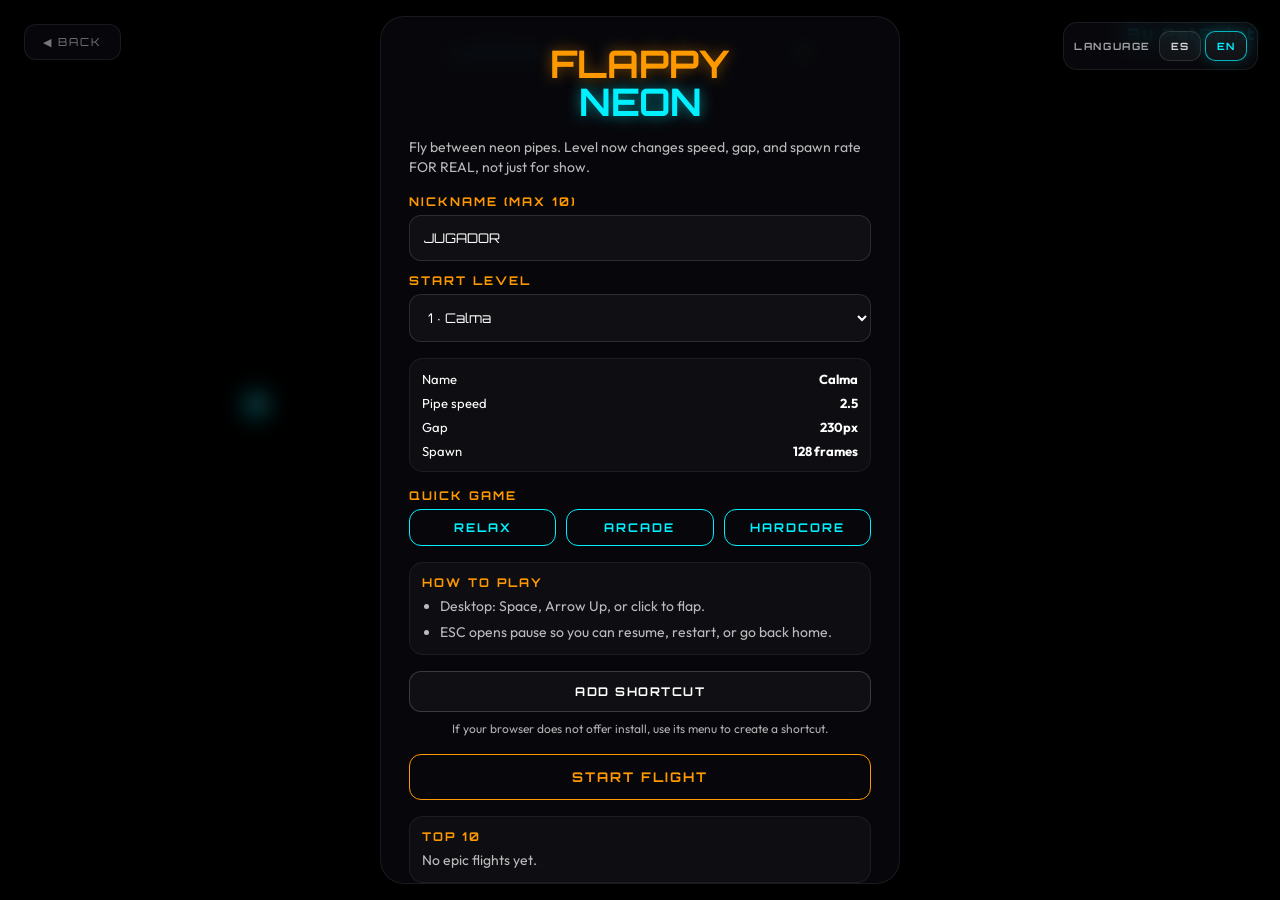
<file: flappy.html>
<!DOCTYPE html>
<html lang="es">
<head>
    <meta charset="UTF-8">
    <meta name="viewport" content="width=device-width, initial-scale=1.0">
    <title>Flappy Neon | Juego Retro-Moderno</title>
    <meta name="theme-color" content="#020204">
    <meta name="apple-mobile-web-app-capable" content="yes">
    <meta name="apple-mobile-web-app-status-bar-style" content="black-translucent">
    <link rel="manifest" href="manifest.webmanifest">
    <link rel="preconnect" href="https://fonts.googleapis.com">
    <link rel="preconnect" href="https://fonts.gstatic.com" crossorigin>
    <link href="https://fonts.googleapis.com/css2?family=Orbitron:wght@400;700;900&family=Outfit:wght@300;400;600&display=swap" rel="stylesheet">
    <style>
        :root { --bg:#000; --panel:rgba(10,10,15,.78); --border:rgba(255,255,255,.08); --cyan:#00f0ff; --orange:#ff9900; --pink:#ff007f; --green:#39ff14; }
        * { box-sizing:border-box; margin:0; padding:0; user-select:none; -webkit-user-select:none; }
        body { background:var(--bg); color:#fff; font-family:'Outfit',sans-serif; overflow:hidden; width:100vw; height:100vh; display:flex; align-items:center; justify-content:center; }
        .back-btn,.menu-back-btn,.action-btn,.quick-btn,input,select { font-family:'Orbitron',sans-serif; }
        .back-btn,.branding,#hud,.overlay-screen,.menu-content,#gameCanvas,.touch-hint { position:absolute; }
        .back-btn { top:24px; left:24px; z-index:60; text-decoration:none; color:rgba(255,255,255,.45); background:var(--panel); border:1px solid var(--border); padding:10px 18px; border-radius:12px; letter-spacing:2px; font-size:11px; }
        .branding { top:24px; right:24px; z-index:60; color:var(--cyan); font-family:'Orbitron',sans-serif; font-weight:900; letter-spacing:2px; text-shadow:0 0 12px rgba(0,240,255,.5); }
        #gameCanvas { inset:0; width:100%; height:100%; }
        #hud { top:20px; left:50%; transform:translateX(-50%); z-index:20; display:flex; gap:14px; padding:10px 18px; background:var(--panel); border:1px solid var(--border); border-radius:18px; backdrop-filter:blur(10px); }
        .hud-panel { min-width:82px; text-align:center; padding:0 8px; border-right:1px solid rgba(255,255,255,.08); }
        .hud-panel:last-child { border-right:none; }
        .hud-label { display:block; font-size:9px; letter-spacing:1px; color:rgba(255,255,255,.45); }
        .hud-val { font-family:'Orbitron',sans-serif; font-weight:700; font-size:18px; }
        .cyan { color:var(--cyan); text-shadow:0 0 10px rgba(0,240,255,.45); } .orange { color:var(--orange); text-shadow:0 0 10px rgba(255,153,0,.45); } .green { color:var(--green); text-shadow:0 0 10px rgba(57,255,20,.45); }
        .overlay-screen { inset:0; z-index:100; display:flex; align-items:center; justify-content:center; background:rgba(0,0,0,.84); backdrop-filter:blur(8px); }
        .hidden { display:none !important; }
        .menu-content { width:min(94vw,520px); max-height:calc(100vh - 32px); overflow-y:auto; overscroll-behavior:contain; box-sizing:border-box; background:var(--panel); border:1px solid var(--border); border-radius:24px; padding:clamp(20px, 4vh, 28px); display:flex; flex-direction:column; gap:16px; box-shadow:0 20px 50px rgba(0,0,0,.6); }
        .menu-content::-webkit-scrollbar { width:8px; }
        .menu-content::-webkit-scrollbar-thumb { background:rgba(255,153,0,.35); border-radius:999px; }
        .game-title { font-family:'Orbitron',sans-serif; font-size:38px; line-height:1; text-align:center; color:var(--orange); text-shadow:0 0 14px rgba(255,153,0,.5); }
        .game-title span { color:var(--cyan); text-shadow:0 0 14px rgba(0,240,255,.55); }
        .game-subtitle,.muted { color:rgba(255,255,255,.72); line-height:1.45; font-size:14px; }
        .menu-grid { display:grid; gap:12px; }
        .field label,.section-title { display:block; margin-bottom:6px; font:700 12px 'Orbitron',sans-serif; letter-spacing:2px; color:var(--orange); }
        input,select { width:100%; padding:14px; border-radius:12px; border:1px solid rgba(255,255,255,.12); background:rgba(255,255,255,.04); color:#fff; }
        .action-btn,.quick-btn,.menu-back-btn { width:100%; padding:14px; border-radius:12px; border:1px solid currentColor; background:transparent; color:var(--orange); text-decoration:none; text-align:center; letter-spacing:2px; font-weight:700; cursor:pointer; }
        .quick-row { display:grid; grid-template-columns:repeat(3,1fr); gap:10px; }
        .quick-btn { color:var(--cyan); padding:10px; font-size:12px; }
        .card,.leaderboard { background:rgba(255,255,255,.03); border:1px solid rgba(255,255,255,.06); border-radius:14px; padding:12px; }
        .stats-row,.board-row { display:flex; justify-content:space-between; gap:10px; font-size:13px; }
        .stats-row + .stats-row,.board-row + .board-row { margin-top:8px; }
        .board-row strong { color:var(--cyan); font-family:'Orbitron',sans-serif; }
        .instructions { padding-left:18px; color:rgba(255,255,255,.72); line-height:1.45; font-size:14px; }
        .instructions li + li { margin-top:6px; }
        .touch-hint { bottom:18px; left:50%; transform:translateX(-50%); z-index:18; padding:8px 12px; border-radius:999px; background:rgba(0,0,0,.55); color:rgba(255,255,255,.75); font-size:12px; border:1px solid rgba(255,255,255,.08); }
        @media (max-width:600px){ .back-btn{top:12px;left:12px;padding:8px 12px;font-size:9px;} .branding{top:14px;right:12px;font-size:10px;} #hud{top:58px;gap:8px;padding:8px 10px;width:calc(100vw - 20px);} .hud-panel{min-width:0;flex:1;padding:0 4px;} .hud-val{font-size:15px;} .game-title{font-size:28px;} .quick-row{grid-template-columns:1fr;} .touch-hint{bottom:10px;width:calc(100vw - 20px);text-align:center;} }
    </style>
</head>
<body>
    <a href="index.html" class="back-btn">◀ VOLVER</a>
    <div class="branding">By PatSaint</div>
    <canvas id="gameCanvas"></canvas>
    <div id="hud">
        <div class="hud-panel"><span class="hud-label">NICK</span><span id="hudNick" class="hud-val cyan">-</span></div>
        <div class="hud-panel"><span class="hud-label">PUNTOS</span><span id="scoreDisplay" class="hud-val cyan">0</span></div>
        <div class="hud-panel"><span class="hud-label">NIVEL</span><span id="levelDisplay" class="hud-val orange">1</span></div>
        <div class="hud-panel"><span class="hud-label">TOP</span><span id="bestDisplay" class="hud-val green">0</span></div>
    </div>
    <div class="touch-hint" data-touch-text="Tocá la pantalla para volar · pausa desde el menú" data-desktop-text="ESPACIO / ↑ / CLICK / TAP para volar · ESC pausa">ESPACIO / ↑ / CLICK / TAP para volar · ESC pausa</div>
    <div id="overlay" class="overlay-screen">
        <div id="homeScreen" class="menu-content">
            <h1 class="game-title">FLAPPY<br><span>NEON</span></h1>
            <p id="homeSubtitle" class="game-subtitle">Pasá entre tubos neón. El nivel cambia velocidad, gap y frecuencia de spawn EN SERIO, no de adorno.</p>
            <div class="menu-grid">
                <div class="field"><label id="nickLabel" for="nickInput">NICK (MAX 10)</label><input id="nickInput" maxlength="10" placeholder="JUGADOR"></div>
                <div class="field"><label id="levelLabel" for="levelSelect">NIVEL INICIAL</label><select id="levelSelect"></select></div>
            </div>
            <div class="card" id="levelPreview"></div>
            <div>
                <div id="quickGameTitle" class="section-title">QUICK GAME</div>
                <div class="quick-row">
                    <button class="quick-btn" data-quick-level="2">RELAX</button>
                    <button class="quick-btn" data-quick-level="5">ARCADE</button>
                    <button class="quick-btn" data-quick-level="8">HARDCORE</button>
                </div>
            </div>
            <div class="card">
                <div id="howToPlayTitle" class="section-title">CÓMO JUGAR</div>
                <ul class="instructions">
                    <li id="desktopInstruction" data-device-show="desktop">PC: Espacio, flecha arriba o click para impulsar.</li>
                    <li id="touchInstruction" data-device-show="touch">Touch: tocá en cualquier lado del juego.</li>
                    <li id="pauseInstructionCopy">ESC abre pausa con reanudar, reiniciar o volver al menú.</li>
                </ul>
            </div>
            <div data-install-slot></div>
            <button id="startButton" class="action-btn">INICIAR VUELO</button>
            <div class="leaderboard"><div id="leaderboardTitle" class="section-title">TOP 10</div><div id="leaderboard"></div></div>
            <a href="index.html" class="menu-back-btn">VOLVER AL MENÚ</a>
        </div>
        <div id="pauseScreen" class="menu-content hidden">
            <h2 class="game-title">PAUSA</h2>
            <p id="pauseSubtitle" class="game-subtitle">Respirá. Después volvés a la locura cósmica.</p>
            <div class="card" id="pauseSummary"></div>
            <button id="resumeButton" class="action-btn">REANUDAR</button>
            <button id="restartButton" class="action-btn">REINICIAR</button>
            <button id="homeButton" class="action-btn">MENÚ INICIAL</button>
        </div>
        <div id="gameOverScreen" class="menu-content hidden">
            <h2 class="game-title">FIN DEL VUELO</h2>
            <div class="card" id="gameOverSummary"></div>
            <button id="playAgainButton" class="action-btn">JUGAR OTRA</button>
            <button id="gameOverHomeButton" class="action-btn">MENÚ INICIAL</button>
        </div>
    </div>
    <script src="app-shell.js"></script>
    <script>
        const STORAGE_KEY = 'bored.flappyNeon.top10';
        const SETTINGS_KEY = 'bored.flappyNeon.settings';
        const LEVELS = [
            { id:1, name:'Calma', speed:2.5, gap:230, spawn:128 },
            { id:2, name:'Suave', speed:2.8, gap:212, spawn:120 },
            { id:3, name:'Neo', speed:3.1, gap:196, spawn:112 },
            { id:4, name:'Arcade', speed:3.4, gap:184, spawn:106 },
            { id:5, name:'Turbo', speed:3.7, gap:172, spawn:100 },
            { id:6, name:'Pulse', speed:4.1, gap:160, spawn:94 },
            { id:7, name:'Rush', speed:4.5, gap:150, spawn:90 },
            { id:8, name:'Volt', speed:4.9, gap:140, spawn:86 },
            { id:9, name:'Chaos', speed:5.3, gap:132, spawn:82 },
            { id:10, name:'Insano', speed:5.8, gap:124, spawn:78 }
        ];
        const STATES = { HOME:'HOME', PLAYING:'PLAYING', PAUSED:'PAUSED', GAMEOVER:'GAMEOVER' };
        const canvas = document.getElementById('gameCanvas');
        const ctx = canvas.getContext('2d');
        const overlay = document.getElementById('overlay');
        const homeScreen = document.getElementById('homeScreen');
        const pauseScreen = document.getElementById('pauseScreen');
        const gameOverScreen = document.getElementById('gameOverScreen');
        const nickInput = document.getElementById('nickInput');
        const levelSelect = document.getElementById('levelSelect');
        const levelPreview = document.getElementById('levelPreview');
        const leaderboard = document.getElementById('leaderboard');
        const scoreDisplay = document.getElementById('scoreDisplay');
        const levelDisplay = document.getElementById('levelDisplay');
        const bestDisplay = document.getElementById('bestDisplay');
        const hudNick = document.getElementById('hudNick');
        const pauseSummary = document.getElementById('pauseSummary');
        const gameOverSummary = document.getElementById('gameOverSummary');
        let state = STATES.HOME, currentLevel = LEVELS[0], animationId = 0, frame = 0, score = 0;
        let bird = { x:110, y:240, vy:0, r:14, gravity:.42, jump:-7.6 };
        let pipes = [], particles = [], lastTime = 0, nickname = 'JUGADOR';
        const uiHelper = window.BORED_UI;
        const audio = window.BORED_AUDIO;
        const i18n = window.BORED_I18N;
        const COPY = {
            es: {
                common: { nicknameMax:'NICKNAME (MAX 10)', player:'JUGADOR', startLevel:'NIVEL INICIAL', top10:'TOP 10', backToMenu:'VOLVER AL MENÚ', homeMenu:'MENÚ INICIAL', pause:'PAUSA', resume:'REANUDAR', restart:'REINICIAR', playAgain:'JUGAR OTRA' },
                flappy: { empty:'Todavía no hay vuelos épicos.', nicknameRequired:'Ingresá tu nombre antes de despegar.', subtitle:'Pasá entre tubos neón. El nivel cambia velocidad, gap y frecuencia de spawn EN SERIO, no de adorno.', quickGame:'QUICK GAME', howToPlay:'CÓMO JUGAR', desktopInstruction:'PC: Espacio, flecha arriba o click para impulsar.', touchInstruction:'Touch: tocá en cualquier lado del juego.', pauseInstruction:'ESC abre pausa con reanudar, reiniciar o volver al menú.', pauseSubtitle:'Respirá. Después volvés a la locura cósmica.', startFlight:'INICIAR VUELO', flightOver:'FIN DEL VUELO', pipeSpeed:'Velocidad tubos', spawn:'Spawn', score:'Puntaje', currentTop:'Top actual' }
            },
            en: {
                common: { nicknameMax:'NICKNAME (MAX 10)', player:'PLAYER', startLevel:'START LEVEL', top10:'TOP 10', backToMenu:'BACK TO MENU', homeMenu:'HOME MENU', pause:'PAUSE', resume:'RESUME', restart:'RESTART', playAgain:'PLAY AGAIN' },
                flappy: { empty:'No epic flights yet.', nicknameRequired:'Enter your name before takeoff.', subtitle:'Fly between neon pipes. Level now changes speed, gap, and spawn rate FOR REAL, not just for show.', quickGame:'QUICK GAME', howToPlay:'HOW TO PLAY', desktopInstruction:'Desktop: Space, Arrow Up, or click to flap.', touchInstruction:'Touch: tap anywhere in the game.', pauseInstruction:'ESC opens pause so you can resume, restart, or go back home.', pauseSubtitle:'Breathe. Then go back to the cosmic madness.', startFlight:'START FLIGHT', flightOver:'FLIGHT OVER', pipeSpeed:'Pipe speed', spawn:'Spawn', score:'Score', currentTop:'Current top' }
            }
        };
        i18n?.registerTranslations('flappy', COPY, applyLanguage);

        function sanitizeNick(value){ return uiHelper?.normalizeNickname(value) || ''; }
        function loadTop10(){ try { return JSON.parse(localStorage.getItem(STORAGE_KEY) || '[]'); } catch { return []; } }
        function saveTop10(entry){ const scores = loadTop10(); scores.push(entry); scores.sort((a,b)=>b.score-a.score || a.level-b.level || a.time-b.time); const top = scores.slice(0,10); localStorage.setItem(STORAGE_KEY, JSON.stringify(top)); return top; }
        function renderTop10(){ const scores = loadTop10(); bestDisplay.textContent = scores[0]?.score || 0; leaderboard.innerHTML = scores.length ? scores.map((s,i)=>`<div class="board-row"><span>#${i+1} ${s.nick}</span><strong>${s.score}</strong><span>N${s.level}</span></div>`).join('') : `<div class="muted">${i18n?.t('flappy.empty') || COPY.es.flappy.empty}</div>`; }
        function saveSettings(){ localStorage.setItem(SETTINGS_KEY, JSON.stringify({ nick:nickname, level:currentLevel.id })); }
        function loadSettings(){ try { const saved = JSON.parse(localStorage.getItem(SETTINGS_KEY) || '{}'); nickname = sanitizeNick(saved.nick) || 'JUGADOR'; const savedLevel = LEVELS.find(l=>l.id === Number(saved.level)) || LEVELS[0]; currentLevel = savedLevel; } catch {} }
        function showScreen(screen){ overlay.classList.remove('hidden'); [homeScreen,pauseScreen,gameOverScreen].forEach(node=>node.classList.add('hidden')); screen.classList.remove('hidden'); }
        function hideOverlay(){ overlay.classList.add('hidden'); }
        function setLevel(levelId){ currentLevel = LEVELS.find(level=>level.id === Number(levelId)) || LEVELS[0]; levelSelect.value = String(currentLevel.id); levelDisplay.textContent = currentLevel.id; const lang = i18n?.lang || 'es'; levelPreview.innerHTML = `<div class="stats-row"><span>${lang === 'en' ? 'Name' : 'Nombre'}</span><strong>${currentLevel.name}</strong></div><div class="stats-row"><span>${i18n?.t('flappy.pipeSpeed') || COPY.es.flappy.pipeSpeed}</span><strong>${currentLevel.speed.toFixed(1)}</strong></div><div class="stats-row"><span>Gap</span><strong>${currentLevel.gap}px</strong></div><div class="stats-row"><span>${i18n?.t('flappy.spawn') || COPY.es.flappy.spawn}</span><strong>${currentLevel.spawn} frames</strong></div>`; saveSettings(); }
        function resize(){ canvas.width = innerWidth; canvas.height = innerHeight; if (state === STATES.HOME) resetBird(); }
        function resetBird(){ bird.x = Math.max(84, canvas.width * .2); bird.y = canvas.height * .45; bird.vy = 0; }
        function resetGame(){ score = 0; frame = 0; pipes = []; particles = []; scoreDisplay.textContent = '0'; resetBird(); }
        function startGame(levelId = currentLevel.id){ const validatedNickname = uiHelper?.requireNickname(nickInput, { message: i18n?.t('flappy.nicknameRequired') || COPY.es.flappy.nicknameRequired }) ?? sanitizeNick(nickInput.value); if (!validatedNickname) return; nickname = validatedNickname; nickInput.value = nickname; hudNick.textContent = nickname; setLevel(levelId); saveSettings(); resetGame(); state = STATES.PLAYING; hideOverlay(); }
        function pauseGame(){ if (state !== STATES.PLAYING) return; state = STATES.PAUSED; const lang = i18n?.lang || 'es'; pauseSummary.innerHTML = `<div class="stats-row"><span>Nick</span><strong>${nickname}</strong></div><div class="stats-row"><span>${lang === 'en' ? 'Score' : 'Puntos'}</span><strong>${score}</strong></div><div class="stats-row"><span>${lang === 'en' ? 'Level' : 'Nivel'}</span><strong>${currentLevel.id} · ${currentLevel.name}</strong></div>`; showScreen(pauseScreen); }
        function resumeGame(){ if (state !== STATES.PAUSED) return; state = STATES.PLAYING; hideOverlay(); }
        function goHome(){ state = STATES.HOME; showScreen(homeScreen); renderTop10(); }
        function finishGame(){ if (state !== STATES.PLAYING) return; audio?.play('flappyCrash'); state = STATES.GAMEOVER; const top = saveTop10({ nick:nickname, score, level:currentLevel.id, time:Date.now() }); const lang = i18n?.lang || 'es'; bestDisplay.textContent = top[0]?.score || 0; gameOverSummary.innerHTML = `<div class="stats-row"><span>Nick</span><strong>${nickname}</strong></div><div class="stats-row"><span>${i18n?.t('flappy.score') || COPY.es.flappy.score}</span><strong>${score}</strong></div><div class="stats-row"><span>${lang === 'en' ? 'Level' : 'Nivel'}</span><strong>${currentLevel.id} · ${currentLevel.name}</strong></div><div class="stats-row"><span>${i18n?.t('flappy.currentTop') || COPY.es.flappy.currentTop}</span><strong>${top[0]?.nick || nickname} · ${top[0]?.score || score}</strong></div>`; renderTop10(); showScreen(gameOverScreen); }
        function flap(){ if (state === STATES.HOME || state === STATES.GAMEOVER) return startGame(); if (state !== STATES.PLAYING) return; audio?.play('flappyFlap'); bird.vy = bird.jump; spawnParticles(bird.x - 8, bird.y, '#00f0ff', 6); }
        function spawnParticles(x,y,color,count){ for(let i=0;i<count;i++){ const angle=Math.random()*Math.PI*2; const speed=.5+Math.random()*2.5; particles.push({x,y,vx:Math.cos(angle)*speed-1.2,vy:Math.sin(angle)*speed,size:1+Math.random()*2,alpha:1,color}); } }
        function spawnPipe(){ const margin = 70; const gap = Math.min(canvas.height - margin * 2, currentLevel.gap); const topHeight = margin + Math.random() * Math.max(40, canvas.height - gap - margin * 2); pipes.push({ x:canvas.width + 40, w:72, top:topHeight, gap, passed:false, glow:Math.random() > .5 ? '#ff9900' : '#ff007f' }); }
        function update(){ if (state !== STATES.PLAYING) return; frame++; bird.vy += bird.gravity; bird.y += bird.vy; if (frame % currentLevel.spawn === 0) spawnPipe(); if (frame % 2 === 0) spawnParticles(bird.x - 10, bird.y, '#00f0ff', 1); for (let i = pipes.length - 1; i >= 0; i--) { const pipe = pipes[i]; pipe.x -= currentLevel.speed; if (!pipe.passed && pipe.x + pipe.w < bird.x) { pipe.passed = true; score++; scoreDisplay.textContent = String(score); audio?.play('flappyScore'); spawnParticles(bird.x, bird.y, '#39ff14', 8); } if (pipe.x + pipe.w < -10) pipes.splice(i,1); const hitX = bird.x + bird.r > pipe.x && bird.x - bird.r < pipe.x + pipe.w; const hitY = bird.y - bird.r < pipe.top || bird.y + bird.r > pipe.top + pipe.gap; if (hitX && hitY) { spawnParticles(bird.x,bird.y,'#ff007f',24); finishGame(); } } if (bird.y + bird.r >= canvas.height || bird.y - bird.r <= 0) { spawnParticles(bird.x,bird.y,'#ff007f',24); finishGame(); } particles = particles.filter(p => (p.x += p.vx, p.y += p.vy, p.alpha -= .025, p.alpha > 0)); }
        function drawBackground(){ const g = ctx.createLinearGradient(0,0,0,canvas.height); g.addColorStop(0,'#02030a'); g.addColorStop(1,'#000'); ctx.fillStyle = g; ctx.fillRect(0,0,canvas.width,canvas.height); for(let i=0;i<40;i++){ const x=(i*197+frame*0.3)%canvas.width; const y=(i*131)%canvas.height; ctx.fillStyle='rgba(255,255,255,.08)'; ctx.fillRect(x,y,2,2);} }
        function draw(){ drawBackground(); pipes.forEach(pipe=>{ ctx.save(); ctx.shadowBlur=18; ctx.shadowColor=pipe.glow; ctx.strokeStyle=pipe.glow; ctx.fillStyle=pipe.glow === '#ff9900' ? 'rgba(255,153,0,.12)' : 'rgba(255,0,127,.12)'; ctx.lineWidth=2; ctx.beginPath(); ctx.roundRect(pipe.x, -20, pipe.w, pipe.top + 20, 10); ctx.fill(); ctx.stroke(); ctx.beginPath(); ctx.roundRect(pipe.x, pipe.top + pipe.gap, pipe.w, canvas.height - pipe.top - pipe.gap + 20, 10); ctx.fill(); ctx.stroke(); ctx.restore(); }); ctx.save(); ctx.translate(bird.x, bird.y); ctx.rotate(Math.max(-.6, Math.min(.8, bird.vy * .06))); ctx.shadowBlur = 18; ctx.shadowColor = '#00f0ff'; ctx.fillStyle = '#00f0ff'; ctx.beginPath(); ctx.arc(0,0,bird.r,0,Math.PI*2); ctx.fill(); ctx.fillStyle = '#fff'; ctx.beginPath(); ctx.arc(3,-2,5,0,Math.PI*2); ctx.fill(); ctx.restore(); particles.forEach(p=>{ ctx.save(); ctx.globalAlpha=p.alpha; ctx.fillStyle=p.color; ctx.shadowBlur=10; ctx.shadowColor=p.color; ctx.beginPath(); ctx.arc(p.x,p.y,p.size,0,Math.PI*2); ctx.fill(); ctx.restore(); }); if (state === STATES.PAUSED) { ctx.fillStyle='rgba(255,255,255,.18)'; ctx.font="700 34px Orbitron"; ctx.textAlign='center'; ctx.fillText(i18n?.lang === 'en' ? 'PAUSE' : 'PAUSA', canvas.width/2, canvas.height/2 - 120); } }
        function applyLanguage(lang = i18n?.lang || 'es'){ document.querySelector('.back-btn').textContent = lang === 'en' ? '◀ BACK' : '◀ VOLVER'; document.querySelector('.touch-hint').dataset.touchText = lang === 'en' ? 'Tap the screen to fly · pause from the menu' : 'Tocá la pantalla para volar · pausa desde el menú'; document.querySelector('.touch-hint').dataset.desktopText = lang === 'en' ? 'SPACE / ↑ / CLICK / TAP to fly · ESC pauses' : 'ESPACIO / ↑ / CLICK / TAP para volar · ESC pausa'; document.querySelector('.touch-hint').textContent = lang === 'en' ? 'SPACE / ↑ / CLICK / TAP to fly · ESC pauses' : 'ESPACIO / ↑ / CLICK / TAP para volar · ESC pausa'; document.getElementById('homeSubtitle').textContent = i18n?.t('flappy.subtitle') || COPY.es.flappy.subtitle; document.getElementById('nickLabel').textContent = i18n?.t('common.nicknameMax') || COPY.es.common.nicknameMax; nickInput.placeholder = i18n?.t('common.player') || COPY.es.common.player; document.getElementById('levelLabel').textContent = i18n?.t('common.startLevel') || COPY.es.common.startLevel; document.getElementById('quickGameTitle').textContent = i18n?.t('flappy.quickGame') || COPY.es.flappy.quickGame; document.getElementById('howToPlayTitle').textContent = i18n?.t('flappy.howToPlay') || COPY.es.flappy.howToPlay; document.getElementById('desktopInstruction').textContent = i18n?.t('flappy.desktopInstruction') || COPY.es.flappy.desktopInstruction; document.getElementById('touchInstruction').textContent = i18n?.t('flappy.touchInstruction') || COPY.es.flappy.touchInstruction; document.getElementById('pauseInstructionCopy').textContent = i18n?.t('flappy.pauseInstruction') || COPY.es.flappy.pauseInstruction; document.getElementById('startButton').textContent = i18n?.t('flappy.startFlight') || COPY.es.flappy.startFlight; document.getElementById('leaderboardTitle').textContent = i18n?.t('common.top10') || COPY.es.common.top10; document.querySelector('#homeScreen .menu-back-btn').textContent = i18n?.t('common.backToMenu') || COPY.es.common.backToMenu; document.querySelector('#pauseScreen .game-title').textContent = i18n?.t('common.pause') || COPY.es.common.pause; document.getElementById('pauseSubtitle').textContent = i18n?.t('flappy.pauseSubtitle') || COPY.es.flappy.pauseSubtitle; document.getElementById('resumeButton').textContent = i18n?.t('common.resume') || COPY.es.common.resume; document.getElementById('restartButton').textContent = i18n?.t('common.restart') || COPY.es.common.restart; document.getElementById('homeButton').textContent = i18n?.t('common.homeMenu') || COPY.es.common.homeMenu; document.querySelector('#gameOverScreen .game-title').textContent = i18n?.t('flappy.flightOver') || COPY.es.flappy.flightOver; document.getElementById('playAgainButton').textContent = i18n?.t('common.playAgain') || COPY.es.common.playAgain; document.getElementById('gameOverHomeButton').textContent = i18n?.t('common.homeMenu') || COPY.es.common.homeMenu; window.BORED_UI?.applyAdaptiveContent?.(); setLevel(currentLevel.id); renderTop10(); }
        function loop(ts){ const delta = ts - lastTime; lastTime = ts; if (delta < 34) { update(); draw(); } animationId = requestAnimationFrame(loop); }

        LEVELS.forEach(level => { const option = document.createElement('option'); option.value = level.id; option.textContent = `${level.id} · ${level.name}`; levelSelect.appendChild(option); });
        document.getElementById('startButton').addEventListener('click', () => startGame());
        document.getElementById('resumeButton').addEventListener('click', resumeGame);
        document.getElementById('restartButton').addEventListener('click', () => startGame());
        document.getElementById('homeButton').addEventListener('click', goHome);
        document.getElementById('playAgainButton').addEventListener('click', () => startGame());
        document.getElementById('gameOverHomeButton').addEventListener('click', goHome);
        levelSelect.addEventListener('change', e => setLevel(e.target.value));
        uiHelper?.attachNicknameValidation(nickInput, { onChange: (value) => { nickname = value; hudNick.textContent = value || '-'; saveSettings(); } });
        document.querySelectorAll('[data-quick-level]').forEach(btn => btn.addEventListener('click', () => startGame(btn.dataset.quickLevel)));
        window.addEventListener('resize', resize);
        window.addEventListener('keydown', e => {
            if (['Space','ArrowUp','Escape'].includes(e.code)) e.preventDefault();
            if (e.code === 'Escape') { if (state === STATES.PLAYING) pauseGame(); else if (state === STATES.PAUSED) resumeGame(); return; }
            if (e.code === 'Space' || e.code === 'ArrowUp') flap();
        });
        canvas.addEventListener('mousedown', () => flap());
        canvas.addEventListener('touchstart', e => { e.preventDefault(); if (state === STATES.PAUSED) return; flap(); }, { passive:false });
        loadSettings(); nickInput.value = nickname; hudNick.textContent = nickname; setLevel(currentLevel.id); resize(); renderTop10(); goHome(); animationId = requestAnimationFrame(loop);
    </script>
</body>
</html>
</file>
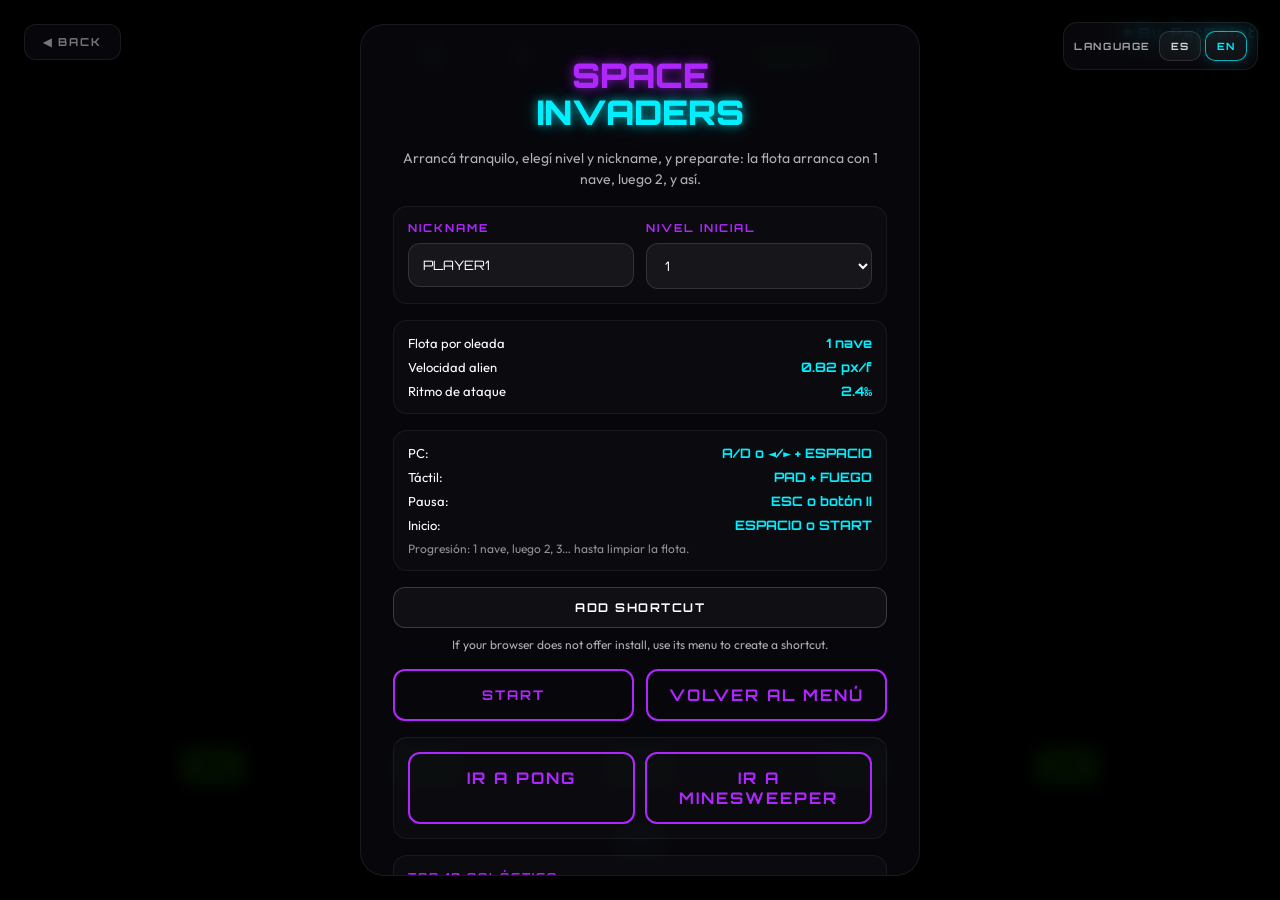
<file: invaders.html>
<!DOCTYPE html>
<html lang="es">
<head>
    <meta charset="UTF-8">
    <meta name="viewport" content="width=device-width, initial-scale=1.0">
    <title>Neon Space Invaders | Juego Retro-Moderno</title>
    <meta name="theme-color" content="#020204">
    <meta name="apple-mobile-web-app-capable" content="yes">
    <meta name="apple-mobile-web-app-status-bar-style" content="black-translucent">
    <link rel="manifest" href="manifest.webmanifest">
    <link rel="preconnect" href="https://fonts.googleapis.com">
    <link rel="preconnect" href="https://fonts.gstatic.com" crossorigin>
    <link href="https://fonts.googleapis.com/css2?family=Orbitron:wght@400;700;900&family=Outfit:wght@300;400;600&display=swap" rel="stylesheet">
    <style>
        :root {
            --bg-color: #000000;
            --panel-bg: rgba(10, 10, 15, 0.78);
            --border-color: rgba(255, 255, 255, 0.08);
            --neon-purple: #b026ff;
            --neon-cyan: #00f0ff;
            --neon-pink: #ff007f;
            --neon-green: #39ff14;
            --mobile-controls-offset: calc(112px + env(safe-area-inset-bottom, 0px));
            --glow-purple: 0 0 10px rgba(176, 38, 255, 0.6), 0 0 20px rgba(176, 38, 255, 0.3);
            --glow-cyan: 0 0 10px rgba(0, 240, 255, 0.6), 0 0 20px rgba(0, 240, 255, 0.3);
            --glow-pink: 0 0 10px rgba(255, 0, 127, 0.6), 0 0 20px rgba(255, 0, 127, 0.3);
            --glow-green: 0 0 10px rgba(57, 255, 20, 0.6), 0 0 20px rgba(57, 255, 20, 0.3);
        }

        * { margin: 0; padding: 0; box-sizing: border-box; user-select: none; -webkit-user-select: none; }

        body {
            background: var(--bg-color);
            color: #fff;
            font-family: 'Outfit', sans-serif;
            overflow: hidden;
            width: 100vw;
            height: 100vh;
            position: relative;
            display: flex;
            justify-content: center;
            align-items: center;
        }

        .back-btn, .branding { position: absolute; top: 24px; z-index: 50; }
        .back-btn {
            left: 24px; text-decoration: none; font-family: 'Orbitron', sans-serif; font-size: 11px; font-weight: 700;
            letter-spacing: 2px; color: rgba(255,255,255,0.45); background: var(--panel-bg); border: 1px solid var(--border-color);
            padding: 10px 18px; border-radius: 12px; backdrop-filter: blur(12px); -webkit-backdrop-filter: blur(12px); transition: .2s ease;
        }
        .back-btn:hover { color: var(--neon-purple); border-color: var(--neon-purple); box-shadow: var(--glow-purple); transform: translateY(-2px); }
        .branding {
            right: 24px; font-family: 'Orbitron', sans-serif; font-size: 14px; font-weight: 900; letter-spacing: 2px;
            color: var(--neon-cyan); text-shadow: var(--glow-cyan); display: flex; align-items: center; gap: 6px;
        }
        .branding::before { content: ''; width: 8px; height: 8px; border-radius: 50%; background: var(--neon-cyan); box-shadow: var(--glow-cyan); }

        #gameCanvas { position: absolute; inset: 0; width: 100%; height: 100%; display: block; }

        #hud {
            position: absolute; top: 24px; left: 50%; transform: translateX(-50%); z-index: 10; display: flex; gap: 12px;
            padding: 10px 18px; background: var(--panel-bg); border: 1px solid var(--border-color); border-radius: 16px;
            backdrop-filter: blur(12px); -webkit-backdrop-filter: blur(12px); box-shadow: 0 8px 32px rgba(0,0,0,.5); flex-wrap: wrap; justify-content: center;
        }
        .hud-panel { display: flex; flex-direction: column; align-items: center; min-width: 80px; }
        .hud-label { font-size: 9px; letter-spacing: 1px; color: rgba(255,255,255,0.45); }
        .hud-val { font-family: 'Orbitron', monospace; font-size: 18px; font-weight: 700; }
        .hud-score { color: var(--neon-cyan); text-shadow: var(--glow-cyan); }
        .hud-lives { color: var(--neon-pink); text-shadow: var(--glow-pink); }
        .hud-level { color: var(--neon-purple); text-shadow: var(--glow-purple); }
        .hud-status { color: var(--neon-green); text-shadow: var(--glow-green); min-width: 130px; }

        .overlay-screen {
            position: absolute; inset: 0; background: rgba(0, 0, 0, 0.86); backdrop-filter: blur(8px); -webkit-backdrop-filter: blur(8px);
            z-index: 100; display: flex; justify-content: center; align-items: center; padding: 24px;
        }
        .hidden { display: none !important; }
        .menu-content {
            background: var(--panel-bg); border: 1px solid var(--border-color); padding: clamp(20px, 4vh, 32px); border-radius: 24px; max-width: 560px; width: min(100%, 560px);
            max-height: calc(100vh - 48px); overflow-y: auto; overscroll-behavior: contain; box-sizing: border-box;
            text-align: center; box-shadow: 0 20px 50px rgba(0,0,0,.6); display: flex; flex-direction: column; align-items: stretch; gap: 16px;
        }
        .menu-content::-webkit-scrollbar { width: 8px; }
        .menu-content::-webkit-scrollbar-thumb { background: rgba(176, 38, 255, 0.35); border-radius: 999px; }
        .game-title { font-family: 'Orbitron', sans-serif; font-size: 34px; font-weight: 900; line-height: 1.1; color: var(--neon-purple); text-shadow: var(--glow-purple); }
        .game-title span { color: var(--neon-cyan); text-shadow: var(--glow-cyan); }
        .game-subtitle { font-size: 14px; color: rgba(255,255,255,.68); line-height: 1.5; }
        .form-grid, .controls-guide, .stats-preview, .scoreboard, .quick-links {
            width: 100%; background: rgba(255,255,255,.02); border: 1px solid rgba(255,255,255,.06); border-radius: 14px; padding: 14px;
        }
        .form-grid { display: grid; gap: 12px; grid-template-columns: repeat(2, minmax(0, 1fr)); text-align: left; }
        .field { display: flex; flex-direction: column; gap: 8px; }
        .field.full { grid-column: 1 / -1; }
        .field label, .section-title { font-family: 'Orbitron', sans-serif; font-size: 11px; letter-spacing: 2px; font-weight: 700; color: var(--neon-purple); }
        .field input, .field select {
            width: 100%; border-radius: 12px; border: 1px solid rgba(255,255,255,.12); background: rgba(255,255,255,.05); color: #fff;
            font-family: 'Orbitron', sans-serif; font-size: 13px; padding: 13px 14px;
        }
        .controls-guide, .stats-preview { display: flex; flex-direction: column; gap: 8px; text-align: left; font-size: 13px; }
        .control-row, .preview-item, .score-row { display: flex; justify-content: space-between; gap: 10px; }
        .control-key, .preview-val { font-family: 'Orbitron', monospace; color: var(--neon-cyan); font-weight: 700; }
        .scoreboard { text-align: left; }
        .score-list { display: flex; flex-direction: column; gap: 6px; margin-top: 10px; }
        .score-row { font-size: 13px; color: rgba(255,255,255,.85); }
        .score-rank { color: var(--neon-purple); width: 28px; font-family: 'Orbitron', monospace; }
        .score-nick { flex: 1; overflow: hidden; text-overflow: ellipsis; white-space: nowrap; }
        .score-points { font-family: 'Orbitron', monospace; color: var(--neon-cyan); }
        .button-row { display: grid; grid-template-columns: repeat(2, minmax(0, 1fr)); gap: 12px; }
        .action-btn, .menu-back-btn, .quick-link {
            width: 100%; background: transparent; color: var(--neon-purple); border: 2px solid var(--neon-purple); padding: 14px;
            font-family: 'Orbitron', sans-serif; font-weight: 700; letter-spacing: 2px; border-radius: 12px; cursor: pointer; transition: .2s ease;
            text-decoration: none; text-align: center;
        }
        .action-btn:hover, .menu-back-btn:hover, .quick-link:hover { background: var(--neon-purple); color: #000; box-shadow: var(--glow-purple); }
        .quick-links { display: grid; grid-template-columns: repeat(2, minmax(0, 1fr)); gap: 10px; }
        .top-note { font-size: 12px; color: rgba(255,255,255,.55); }

        .dpad-actions-layout {
            position: absolute; bottom: var(--mobile-controls-offset); left: 50%; transform: translateX(-50%); width: min(100%, 520px); height: 150px; display: none;
            justify-content: space-between; align-items: center; padding: 0 20px; z-index: 40;
            padding-bottom: env(safe-area-inset-bottom, 0px);
        }
        .gamepad-left { position: relative; width: 120px; height: 120px; }
        .gamepad-right { display: flex; align-items: center; gap: 12px; }
        .dpad-btn, .action-btn-circle {
            background: var(--panel-bg); border: 1px solid var(--border-color); color: var(--neon-cyan); font-family: 'Orbitron', sans-serif; font-weight: 700;
            cursor: pointer; backdrop-filter: blur(10px); box-shadow: 0 4px 12px rgba(0,0,0,.4); display: flex; justify-content: center; align-items: center;
            transition: .1s ease; outline: none;
        }
        .dpad-btn { position: absolute; width: 44px; height: 44px; border-radius: 12px; font-size: 16px; }
        .dpad-btn:active, .action-btn-circle:active { background: var(--neon-cyan); color: #000; box-shadow: var(--glow-cyan); transform: scale(.94); }
        .btn-left-pos { top: 38px; left: 0; } .btn-right-pos { top: 38px; right: 0; }
        .action-btn-circle { width: 58px; height: 58px; border-radius: 50%; border: 2px solid var(--neon-cyan); }

        @media (max-width: 768px) { .dpad-actions-layout { display: flex; } }
        @media (max-width: 640px) {
            .form-grid, .button-row, .quick-links { grid-template-columns: 1fr; }
            .menu-content { padding: 22px; max-height: calc(100vh - 32px); }
            .game-title { font-size: 28px; }
            #hud { top: 72px; width: calc(100% - 24px); }
        }
        @media (max-width: 480px) {
            .back-btn { top: 12px; left: 12px; padding: 6px 12px; font-size: 9px; }
            .branding { top: 12px; right: 12px; font-size: 10px; letter-spacing: 1px; }
        }
    </style>
</head>
<body>
    <a href="index.html" class="back-btn">◀ VOLVER</a>
    <div class="branding">By PatSaint</div>

    <canvas id="gameCanvas"></canvas>

    <div id="mobileController" class="dpad-actions-layout">
        <div class="gamepad-left">
            <button id="btnLeft" class="dpad-btn btn-left-pos">◄</button>
            <button id="btnRight" class="dpad-btn btn-right-pos">►</button>
        </div>
        <div class="gamepad-right">
            <button id="btnPause" class="action-btn-circle">II</button>
            <button id="btnShoot" class="action-btn-circle">FUEGO</button>
        </div>
    </div>

    <div id="hud">
        <div class="hud-panel"><span class="hud-label">PUNTOS</span><span id="scoreDisplay" class="hud-val hud-score">0</span></div>
        <div class="hud-panel"><span class="hud-label">MEJOR</span><span id="highScoreDisplay" class="hud-val">0</span></div>
        <div class="hud-panel"><span class="hud-label">VIDAS</span><span id="livesDisplay" class="hud-val hud-lives">3</span></div>
        <div class="hud-panel"><span class="hud-label">NIVEL</span><span id="levelDisplay" class="hud-val hud-level">1</span></div>
        <div class="hud-panel"><span class="hud-label">ESTADO</span><span id="statusDisplay" class="hud-val hud-status">LISTO</span></div>
    </div>

    <div id="overlay" class="overlay-screen">
        <div id="startScreen" class="menu-content">
            <h1 class="game-title">SPACE<br><span>INVADERS</span></h1>
            <p class="game-subtitle" data-touch-text="Arrancá tranquilo, elegí nivel y nickname, y preparate: la flota arranca con 1 nave, luego 2, y así. En touch usá el pad y el botón FUEGO; tus disparos no rompen los escudos propios." data-desktop-text="Arrancá tranquilo, elegí nivel y nickname, y preparate: la flota arranca con 1 nave, luego 2, y así.">Arrancá tranquilo, elegí nivel y nickname, y preparate: la flota arranca con 1 nave, luego 2, y así.</p>
            <div class="form-grid">
                <div class="field">
                    <label for="nickInput">NICKNAME</label>
                    <input id="nickInput" type="text" maxlength="10" placeholder="PLAYER1" value="PLAYER1">
                </div>
                <div class="field">
                    <label for="levelSelect">NIVEL INICIAL</label>
                    <select id="levelSelect"><option value="1">1</option><option value="2">2</option><option value="3">3</option><option value="4">4</option><option value="5">5</option><option value="6">6</option><option value="7">7</option><option value="8">8</option><option value="9">9</option><option value="10">10</option></select>
                </div>
            </div>
            <div class="stats-preview">
                <div class="preview-item"><span>Flota por oleada</span><span id="aliensPreview" class="preview-val">--</span></div>
                <div class="preview-item"><span>Velocidad alien</span><span id="speedPreview" class="preview-val">--</span></div>
                <div class="preview-item"><span>Ritmo de ataque</span><span id="attackPreview" class="preview-val">--</span></div>
            </div>
            <div class="controls-guide">
                <div class="control-row" data-device-show="desktop"><span>PC:</span><span class="control-key">A/D o ◄/► + ESPACIO</span></div>
                <div class="control-row" data-device-show="touch"><span>Táctil:</span><span class="control-key">PAD + FUEGO</span></div>
                <div class="control-row"><span>Pausa:</span><span class="control-key">ESC o botón II</span></div>
                <div class="control-row"><span>Inicio:</span><span class="control-key" data-touch-text="TOCÁ START" data-desktop-text="ESPACIO o START">Botón START</span></div>
                <div class="top-note">Progresión: 1 nave, luego 2, 3… hasta limpiar la flota.</div>
            </div>
            <div data-install-slot></div>
            <div class="button-row">
                <button id="startButton" class="action-btn">START</button>
                <a href="index.html" class="menu-back-btn">VOLVER AL MENÚ</a>
            </div>
            <div class="quick-links">
                <a class="quick-link" href="pong.html">IR A PONG</a>
                <a class="quick-link" href="minesweeper.html">IR A MINESWEEPER</a>
            </div>
            <div class="scoreboard">
                <div class="section-title">TOP 10 GALÁCTICO</div>
                <div id="topScores" class="score-list"></div>
            </div>
        </div>

        <div id="pauseScreen" class="menu-content hidden">
            <h2 class="game-title">PAUSA</h2>
            <p class="game-subtitle">Respirá. Volvés cuando quieras, hermano.</p>
            <div class="controls-guide">
                <div class="control-row"><span>Oleada actual</span><span id="pauseWave" class="control-key">1</span></div>
                <div class="control-row"><span>Puntaje</span><span id="pauseScore" class="control-key">0</span></div>
                <div class="control-row"><span>Nickname</span><span id="pauseNick" class="control-key">PLAYER1</span></div>
            </div>
            <div class="button-row">
                <button id="resumeButton" class="action-btn">SEGUIR</button>
                <button id="restartButton" class="action-btn">REINICIAR</button>
            </div>
            <div class="quick-links">
                <a class="quick-link" href="index.html">HOME</a>
                <a class="quick-link" href="pong.html">OTRO JUEGO</a>
            </div>
        </div>

        <div id="gameOverScreen" class="menu-content hidden">
            <h2 id="gameOverTitle" class="game-title">FIN DEL JUEGO</h2>
            <p id="resultMessage" class="game-subtitle">Buen intento.</p>
            <div class="stats-preview">
                <div class="preview-item"><span>Puntaje final</span><span id="finalScore" class="preview-val">0</span></div>
                <div class="preview-item"><span>Mejor puntaje</span><span id="finalHighScore" class="preview-val">0</span></div>
                <div class="preview-item"><span>Oleada alcanzada</span><span id="finalWave" class="preview-val">1</span></div>
            </div>
            <div class="button-row">
                <button id="playAgainButton" class="action-btn">JUGAR DE NUEVO</button>
                <button id="backToMenuButton" class="action-btn">MENÚ INICIAL</button>
            </div>
            <div class="scoreboard">
                <div class="section-title">TOP 10 GALÁCTICO</div>
                <div id="topScoresEnd" class="score-list"></div>
            </div>
        </div>
    </div>

    <script src="app-shell.js"></script>
    <script>
        const canvas = document.getElementById('gameCanvas');
        const ctx = canvas.getContext('2d');
        const storageKey = 'boredTop10Invaders';

        const scoreDisplay = document.getElementById('scoreDisplay');
        const highScoreDisplay = document.getElementById('highScoreDisplay');
        const livesDisplay = document.getElementById('livesDisplay');
        const levelDisplay = document.getElementById('levelDisplay');
        const statusDisplay = document.getElementById('statusDisplay');
        const overlay = document.getElementById('overlay');
        const startScreen = document.getElementById('startScreen');
        const pauseScreen = document.getElementById('pauseScreen');
        const gameOverScreen = document.getElementById('gameOverScreen');
        const gameOverTitle = document.getElementById('gameOverTitle');
        const resultMessage = document.getElementById('resultMessage');
        const finalScore = document.getElementById('finalScore');
        const finalHighScore = document.getElementById('finalHighScore');
        const finalWave = document.getElementById('finalWave');
        const levelSelect = document.getElementById('levelSelect');
        const nickInput = document.getElementById('nickInput');
        const aliensPreview = document.getElementById('aliensPreview');
        const speedPreview = document.getElementById('speedPreview');
        const attackPreview = document.getElementById('attackPreview');
        const topScores = document.getElementById('topScores');
        const topScoresEnd = document.getElementById('topScoresEnd');
        const pauseWave = document.getElementById('pauseWave');
        const pauseScore = document.getElementById('pauseScore');
        const pauseNick = document.getElementById('pauseNick');

        const STATES = { START: 'START', COUNTDOWN: 'COUNTDOWN', PLAYING: 'PLAYING', PAUSED: 'PAUSED', BETWEEN_WAVES: 'BETWEEN_WAVES', GAMEOVER: 'GAMEOVER' };
        const MAX_LEVEL = 10;
        let currentState = STATES.START;
        let playerNick = 'PLAYER1';
        const uiHelper = window.BORED_UI;
        const audio = window.BORED_AUDIO;
        const i18n = window.BORED_I18N;
        let score = 0;
        let lives = 3;
        let level = 1;
        let highScore = 0;
        let countdownUntil = 0;
        let bannerMessage = 'LISTO';
        let bannerUntil = 0;
        let waveTransitionLock = false;

        const player = { x: 0, y: 0, w: 44, h: 20, speed: 7, lastShot: 0, shootCooldown: 320 };
        let lasers = [];
        let aliens = [];
        let shields = [];
        let particles = [];
        let keys = {};
        let alienDirection = 1;
        let alienSpeed = 1;
        let alienStepY = 18;
        let alienShootChance = 0.0028;

        function sanitizeNick(value) {
            return uiHelper?.normalizeNickname(value) || '';
        }

        function getTopScores() {
            try { return JSON.parse(localStorage.getItem(storageKey) || '[]'); } catch { return []; }
        }

        function saveTopScore(gameKey, nick, newScore) {
            const safeNick = sanitizeNick(nick);
            const existing = getTopScores();
            existing.push({ nick: safeNick, score: Number(newScore) || 0, level, at: Date.now(), gameKey });
            existing.sort((a, b) => b.score - a.score || b.level - a.level || a.at - b.at);
            const top10 = existing.slice(0, 10);
            localStorage.setItem(storageKey, JSON.stringify(top10));
            return top10;
        }

        function renderTop10(target, list = getTopScores()) {
            if (!target) return;
            target.innerHTML = '';
            if (!list.length) {
                target.innerHTML = `<div class="top-note">${i18n?.lang === 'en' ? 'No high scores yet. Be the first.' : 'Todavía no hay récords. Meté el primero.'}</div>`;
                return;
            }
            list.forEach((entry, index) => {
                const row = document.createElement('div');
                row.className = 'score-row';
                row.innerHTML = `<span class="score-rank">#${index + 1}</span><span class="score-nick">${entry.nick}</span><span class="score-points">${entry.score}</span>`;
                target.appendChild(row);
            });
        }

        function updateHighScore() {
            const list = getTopScores();
            highScore = list[0]?.score || 0;
            highScoreDisplay.textContent = highScore;
        }

        function resizeGame() {
            canvas.width = window.innerWidth;
            canvas.height = window.innerHeight;
            const mobileReserve = window.innerWidth <= 768 ? 250 : 70;
            player.y = canvas.height - mobileReserve;
            player.x = Math.max(20, Math.min(canvas.width - player.w - 20, player.x || canvas.width / 2 - player.w / 2));
            updateDifficultyPreview();
            if (currentState === STATES.START) {
                initAliens();
                initShields();
            }
        }

        function updateDifficultyPreview() {
            const previewLevel = Number(levelSelect.value || 1);
            const baseSpeed = 0.65 + previewLevel * 0.17;
            const shootRate = 0.0018 + previewLevel * 0.00055;
            aliensPreview.textContent = `${previewLevel} nave${previewLevel === 1 ? '' : 's'}`;
            speedPreview.textContent = `${baseSpeed.toFixed(2)} px/f`;
            attackPreview.textContent = `${(shootRate * 1000).toFixed(1)}‰`;
        }

        function applyLevelSettings() {
            levelDisplay.textContent = level;
            alienSpeed = 0.65 + level * 0.17;
            alienShootChance = Math.min(0.011, 0.0018 + level * 0.00055);
            player.shootCooldown = Math.max(180, 330 - level * 10);
            statusDisplay.textContent = currentState === STATES.PLAYING ? `OLEADA ${level} · ${level} NAVE${level === 1 ? '' : 'S'}` : bannerMessage;
        }

        function initAliens() {
            aliens = [];
            alienDirection = 1;
            const fleetSize = Math.max(1, Math.min(MAX_LEVEL, level));
            const alienW = Math.max(34, Math.min(44, Math.floor(canvas.width / 18)));
            const alienH = 22;
            const spacingX = alienW + 16;
            const totalWidth = fleetSize * spacingX - 16;
            const startX = Math.max(20, (canvas.width - totalWidth) / 2);
            const startY = 120;
            const pattern = [
                { color: '#ff007f', points: 80 },
                { color: '#b026ff', points: 60 },
                { color: '#00f0ff', points: 40 },
                { color: '#39ff14', points: 25 }
            ];
            for (let i = 0; i < fleetSize; i++) {
                const config = pattern[Math.min(i, pattern.length - 1)];
                aliens.push({ x: startX + i * spacingX, y: startY + (i % 2) * 10, w: alienW, h: alienH, color: config.color, points: config.points, wobble: Math.random() * Math.PI * 2 });
            }
        }

        function initShields() {
            shields = [];
            const shieldCount = Math.max(3, Math.min(5, Math.floor(canvas.width / 240)));
            const shieldW = 56;
            const spacing = canvas.width / (shieldCount + 1);
            for (let i = 0; i < shieldCount; i++) {
                shields.push({ x: spacing * (i + 1) - shieldW / 2, y: player.y - 78, w: shieldW, h: 28, hp: 5 });
            }
        }

        function showPanel(panel) {
            overlay.classList.remove('hidden');
            [startScreen, pauseScreen, gameOverScreen].forEach(node => node.classList.add('hidden'));
            panel.classList.remove('hidden');
        }

        function hideOverlay() { overlay.classList.add('hidden'); }

        function startGame(resetScore = true, preserveLevel = false) {
            const validatedNickname = uiHelper?.requireNickname(nickInput, { message: i18n?.lang === 'en' ? 'Enter your name before defending the galaxy.' : 'Ingresá tu nombre antes de defender la galaxia.' }) ?? sanitizeNick(nickInput.value);
            if (!validatedNickname) return;
            playerNick = validatedNickname;
            nickInput.value = playerNick;
            if (!preserveLevel) {
                level = Number(levelSelect.value || 1);
            } else {
                levelSelect.value = String(level);
            }
            level = Math.max(1, Math.min(MAX_LEVEL, level));
            if (resetScore) {
                score = 0;
                lives = 3;
            }
            lasers = [];
            particles = [];
            waveTransitionLock = false;
            scoreDisplay.textContent = score;
            livesDisplay.textContent = lives;
            pauseNick.textContent = playerNick;
            resizeGame();
            initAliens();
            initShields();
            currentState = STATES.COUNTDOWN;
            countdownUntil = performance.now() + 2200;
            bannerMessage = `OLEADA ${level} · ${level} NAVE${level === 1 ? '' : 'S'}`;
            bannerUntil = countdownUntil;
            applyLevelSettings();
            hideOverlay();
            audio?.stopLoop('invadersLoop');
            audio?.play('gameStart');
            audio?.startLoop('invadersLoop');
        }

        function pauseGame() {
            if (currentState !== STATES.PLAYING && currentState !== STATES.COUNTDOWN && currentState !== STATES.BETWEEN_WAVES) return;
            currentState = STATES.PAUSED;
            audio?.stopLoop('invadersLoop');
            bannerMessage = 'PAUSA';
            pauseWave.textContent = level;
            pauseScore.textContent = score;
            pauseNick.textContent = playerNick;
            showPanel(pauseScreen);
            statusDisplay.textContent = 'PAUSA';
        }

        function resumeGame() {
            if (currentState !== STATES.PAUSED) return;
            currentState = STATES.COUNTDOWN;
            audio?.startLoop('invadersLoop');
            countdownUntil = performance.now() + 1500;
            bannerMessage = 'VOLVIENDO';
            bannerUntil = countdownUntil;
            hideOverlay();
        }

        function completeWave() {
            if (waveTransitionLock) return;
            waveTransitionLock = true;
            audio?.play('invadersWaveClear');
            currentState = STATES.BETWEEN_WAVES;
            bannerMessage = `OLEADA ${level} LIMPIA`;
            bannerUntil = performance.now() + 1500;
            statusDisplay.textContent = bannerMessage;
            lasers = [];
            setTimeout(() => {
                if (level >= MAX_LEVEL) {
                    waveTransitionLock = false;
                    finishGame(true);
                    return;
                }
                level += 1;
                waveTransitionLock = false;
                startGame(false, true);
            }, 1200);
        }

        function finishGame(won = false) {
            currentState = STATES.GAMEOVER;
            audio?.stopLoop('invadersLoop');
            audio?.play(won ? 'invadersWaveClear' : 'invadersGameOver');
            const saved = saveTopScore('invaders', playerNick, score);
            updateHighScore();
            gameOverTitle.textContent = won ? (i18n?.lang === 'en' ? 'TOTAL VICTORY!' : '¡VICTORIA TOTAL!') : (i18n?.lang === 'en' ? 'GAME OVER' : 'FIN DEL JUEGO');
            resultMessage.textContent = won ? (i18n?.lang === 'en' ? 'You wiped out the full fleet. COSMIC MADNESS.' : 'Borraste la flota completa. LOCURA CÓSMICA.') : (i18n?.lang === 'en' ? 'The invasion got you, but the score is saved.' : 'La invasión te alcanzó, pero ya quedó registrado el score.');
            finalScore.textContent = score;
            finalHighScore.textContent = highScore;
            finalWave.textContent = level;
            renderTop10(topScores, saved);
            renderTop10(topScoresEnd, saved);
            statusDisplay.textContent = won ? 'GANASTE' : 'GAME OVER';
            showPanel(gameOverScreen);
        }

        function shootLaser(originX, originY, vy, color) {
            lasers.push({ x: originX, y: originY, vy, color });
            if (vy < 0) audio?.play('invadersShoot');
        }

        function spawnParticles(x, y, color, count = 10) {
            for (let i = 0; i < count; i++) {
                const angle = Math.random() * Math.PI * 2;
                const speed = 1 + Math.random() * 3.5;
                particles.push({ x, y, vx: Math.cos(angle) * speed, vy: Math.sin(angle) * speed, color, size: 1.6 + Math.random() * 2.4, alpha: 1, decay: 0.018 + Math.random() * 0.025 });
            }
        }

        function update() {
            const now = performance.now();
            if (currentState === STATES.COUNTDOWN) {
                if (now >= countdownUntil) {
                    currentState = STATES.PLAYING;
                    bannerMessage = `OLEADA ${level}`;
                    statusDisplay.textContent = bannerMessage;
                }
                return;
            }
            if (currentState !== STATES.PLAYING) return;

            if (keys['ArrowLeft'] || keys['KeyA']) player.x = Math.max(10, player.x - player.speed);
            if (keys['ArrowRight'] || keys['KeyD']) player.x = Math.min(canvas.width - player.w - 10, player.x + player.speed);
            if (keys['Space'] || keys['ArrowUp'] || keys['KeyW']) {
                if (now - player.lastShot >= player.shootCooldown) {
                    shootLaser(player.x + player.w / 2, player.y, -8, getComputedStyle(document.documentElement).getPropertyValue('--neon-cyan').trim());
                    player.lastShot = now;
                }
            }

            for (let i = lasers.length - 1; i >= 0; i--) {
                const l = lasers[i];
                l.y += l.vy;
                if (l.y < -20 || l.y > canvas.height + 20) { lasers.splice(i, 1); continue; }

                let removed = false;
                for (let j = shields.length - 1; j >= 0; j--) {
                    const sh = shields[j];
                    if (l.x >= sh.x && l.x <= sh.x + sh.w && l.y >= sh.y && l.y <= sh.y + sh.h) {
                        if (l.vy > 0) {
                            sh.hp -= 1;
                            spawnParticles(l.x, l.y, '#ffffff', 6);
                            if (sh.hp <= 0) shields.splice(j, 1);
                        } else {
                            spawnParticles(l.x, l.y, '#00f0ff', 4);
                        }
                        lasers.splice(i, 1);
                        removed = true;
                        break;
                    }
                }
                if (removed) continue;

                if (l.vy < 0) {
                    for (let j = aliens.length - 1; j >= 0; j--) {
                        const al = aliens[j];
                        if (l.x >= al.x && l.x <= al.x + al.w && l.y >= al.y && l.y <= al.y + al.h) {
                            score += al.points;
                            scoreDisplay.textContent = score;
                            audio?.play('invadersAlienHit');
                            spawnParticles(al.x + al.w / 2, al.y + al.h / 2, al.color, 12);
                            aliens.splice(j, 1);
                            lasers.splice(i, 1);
                            removed = true;
                            if (!aliens.length) completeWave();
                            break;
                        }
                    }
                } else if (l.x >= player.x && l.x <= player.x + player.w && l.y >= player.y && l.y <= player.y + player.h) {
                    audio?.play('invadersExplosion');
                    spawnParticles(player.x + player.w / 2, player.y + player.h / 2, '#ff007f', 14);
                    lives -= 1;
                    livesDisplay.textContent = lives;
                    lasers.splice(i, 1);
                    if (lives <= 0) finishGame(false);
                }
            }

            let touchWall = false;
            aliens.forEach(al => {
                al.x += alienSpeed * alienDirection;
                if (al.x <= 16 || al.x + al.w >= canvas.width - 16) touchWall = true;
                if (Math.random() < alienShootChance) shootLaser(al.x + al.w / 2, al.y + al.h, 4.2 + level * 0.3, al.color);
            });
            if (touchWall) {
                alienDirection *= -1;
                aliens.forEach(al => {
                    al.y += alienStepY;
                    if (al.y + al.h >= player.y - 6) finishGame(false);
                });
            }
        }

        function drawBanner() {
            const now = performance.now();
            if (currentState === STATES.COUNTDOWN || currentState === STATES.BETWEEN_WAVES || now < bannerUntil) {
                let label = bannerMessage;
                if (currentState === STATES.COUNTDOWN) {
                    const seconds = Math.max(1, Math.ceil((countdownUntil - now) / 1000));
                    label = `${bannerMessage} · ${seconds}`;
                }
                ctx.save();
                ctx.font = `900 ${Math.max(24, Math.floor(canvas.width / 22))}px Orbitron`;
                ctx.textAlign = 'center';
                ctx.textBaseline = 'middle';
                ctx.fillStyle = '#ffffff';
                ctx.shadowBlur = 18;
                ctx.shadowColor = '#00f0ff';
                ctx.fillText(label, canvas.width / 2, canvas.height / 2);
                ctx.restore();
            }
        }

        function draw() {
            ctx.fillStyle = '#000';
            ctx.fillRect(0, 0, canvas.width, canvas.height);
            ctx.strokeStyle = 'rgba(0,240,255,0.08)';
            ctx.lineWidth = 1;
            for (let x = 0; x <= canvas.width; x += 40) { ctx.beginPath(); ctx.moveTo(x, 0); ctx.lineTo(x, canvas.height); ctx.stroke(); }

            shields.forEach(sh => {
                const hpRatio = sh.hp / 5;
                ctx.save();
                ctx.strokeStyle = `rgba(57,255,20,${hpRatio})`;
                ctx.fillStyle = `rgba(57,255,20,${0.08 + hpRatio * 0.1})`;
                ctx.shadowBlur = 8; ctx.shadowColor = '#39ff14'; ctx.lineWidth = 2;
                ctx.beginPath(); ctx.roundRect(sh.x, sh.y, sh.w, sh.h, 6); ctx.fill(); ctx.stroke();
                ctx.restore();
            });

            ctx.save();
            ctx.shadowBlur = 15; ctx.shadowColor = '#00f0ff'; ctx.strokeStyle = '#00f0ff'; ctx.fillStyle = 'rgba(0,240,255,0.14)'; ctx.lineWidth = 2;
            ctx.beginPath();
            ctx.moveTo(player.x, player.y + player.h); ctx.lineTo(player.x, player.y + 8); ctx.lineTo(player.x + 8, player.y + 8);
            ctx.lineTo(player.x + player.w / 2, player.y); ctx.lineTo(player.x + player.w - 8, player.y + 8); ctx.lineTo(player.x + player.w, player.y + 8);
            ctx.lineTo(player.x + player.w, player.y + player.h); ctx.closePath(); ctx.stroke(); ctx.fill();
            ctx.restore();

            aliens.forEach(al => {
                const swing = Math.sin(performance.now() / 240 + al.wobble) * 3;
                ctx.save();
                ctx.shadowBlur = 10; ctx.shadowColor = al.color; ctx.strokeStyle = al.color; ctx.lineWidth = 1.5;
                ctx.beginPath();
                ctx.moveTo(al.x + 6, al.y); ctx.lineTo(al.x + al.w - 6, al.y); ctx.lineTo(al.x + al.w, al.y + al.h / 2 + swing);
                ctx.lineTo(al.x + al.w - 8, al.y + al.h); ctx.lineTo(al.x + 8, al.y + al.h); ctx.lineTo(al.x, al.y + al.h / 2 + swing); ctx.closePath(); ctx.stroke();
                ctx.fillStyle = '#fff'; ctx.shadowBlur = 0; ctx.beginPath(); ctx.arc(al.x + al.w * .3, al.y + al.h * .45, 2, 0, Math.PI * 2); ctx.arc(al.x + al.w * .7, al.y + al.h * .45, 2, 0, Math.PI * 2); ctx.fill();
                ctx.restore();
            });

            lasers.forEach(l => {
                ctx.save(); ctx.shadowBlur = 12; ctx.shadowColor = l.color; ctx.fillStyle = l.color; ctx.beginPath(); ctx.roundRect(l.x - 1.5, l.y - 6, 3, 12, 2); ctx.fill(); ctx.restore();
            });

            for (let i = particles.length - 1; i >= 0; i--) {
                const p = particles[i];
                p.x += p.vx; p.y += p.vy; p.alpha -= p.decay;
                if (p.alpha <= 0) { particles.splice(i, 1); continue; }
                ctx.save(); ctx.globalAlpha = p.alpha; ctx.fillStyle = p.color; ctx.shadowBlur = p.size * 2; ctx.shadowColor = p.color; ctx.beginPath(); ctx.arc(p.x, p.y, p.size, 0, Math.PI * 2); ctx.fill(); ctx.restore();
            }

            drawBanner();
        }

        function gameLoop() { update(); draw(); requestAnimationFrame(gameLoop); }

        window.addEventListener('resize', resizeGame);
        levelSelect.addEventListener('change', updateDifficultyPreview);
        uiHelper?.attachNicknameValidation(nickInput);
        window.addEventListener('keydown', (e) => {
            if (e.code === 'Escape') { e.preventDefault(); if (currentState === STATES.PAUSED) resumeGame(); else pauseGame(); return; }
            keys[e.code] = true;
            if (e.code === 'Space' && (currentState === STATES.START || currentState === STATES.GAMEOVER)) { e.preventDefault(); startGame(true); }
        });
        window.addEventListener('keyup', (e) => { keys[e.code] = false; });

        function setupHoldButton(btn, keyCode) {
            if (!btn) return;
            ['pointerdown'].forEach(type => btn.addEventListener(type, (e) => { e.preventDefault(); keys[keyCode] = true; }));
            ['pointerup', 'pointercancel', 'pointerleave'].forEach(type => btn.addEventListener(type, () => { keys[keyCode] = false; }));
        }
        setupHoldButton(document.getElementById('btnLeft'), 'ArrowLeft');
        setupHoldButton(document.getElementById('btnRight'), 'ArrowRight');
        document.getElementById('btnShoot').addEventListener('pointerdown', (e) => { e.preventDefault(); keys.Space = true; });
        ['pointerup', 'pointercancel', 'pointerleave'].forEach(type => document.getElementById('btnShoot').addEventListener(type, () => { keys.Space = false; }));
        document.getElementById('btnPause').addEventListener('click', pauseGame);
        document.getElementById('startButton').addEventListener('click', () => startGame(true));
        document.getElementById('resumeButton').addEventListener('click', resumeGame);
        document.getElementById('restartButton').addEventListener('click', () => startGame(true));
        document.getElementById('playAgainButton').addEventListener('click', () => startGame(true));
        document.getElementById('backToMenuButton').addEventListener('click', () => {
            currentState = STATES.START;
            audio?.stopLoop('invadersLoop');
            bannerMessage = 'LISTO';
            statusDisplay.textContent = 'LISTO';
            renderTop10(topScores);
            showPanel(startScreen);
        });

        const applyLanguage = (lang = i18n?.lang || 'es') => {
            document.querySelector('.back-btn').textContent = lang === 'en' ? '◀ BACK' : '◀ VOLVER';
            document.getElementById('btnShoot').textContent = lang === 'en' ? 'FIRE' : 'FUEGO';
            document.getElementById('resumeButton').textContent = lang === 'en' ? 'RESUME' : 'SEGUIR';
            document.getElementById('restartButton').textContent = lang === 'en' ? 'RESTART' : 'REINICIAR';
            document.getElementById('playAgainButton').textContent = lang === 'en' ? 'PLAY AGAIN' : 'JUGAR DE NUEVO';
            document.getElementById('backToMenuButton').textContent = lang === 'en' ? 'HOME MENU' : 'MENÚ INICIAL';
            if (currentState === STATES.START) {
                bannerMessage = lang === 'en' ? 'READY' : 'LISTO';
                statusDisplay.textContent = bannerMessage;
            }
            renderTop10(topScores);
            renderTop10(topScoresEnd);
        };
        i18n?.onLanguageChange(applyLanguage);
        applyLanguage();

        updateHighScore();
        renderTop10(topScores);
        renderTop10(topScoresEnd);
        resizeGame();
        initAliens();
        initShields();
        gameLoop();
    </script>
</body>
</html>
</file>
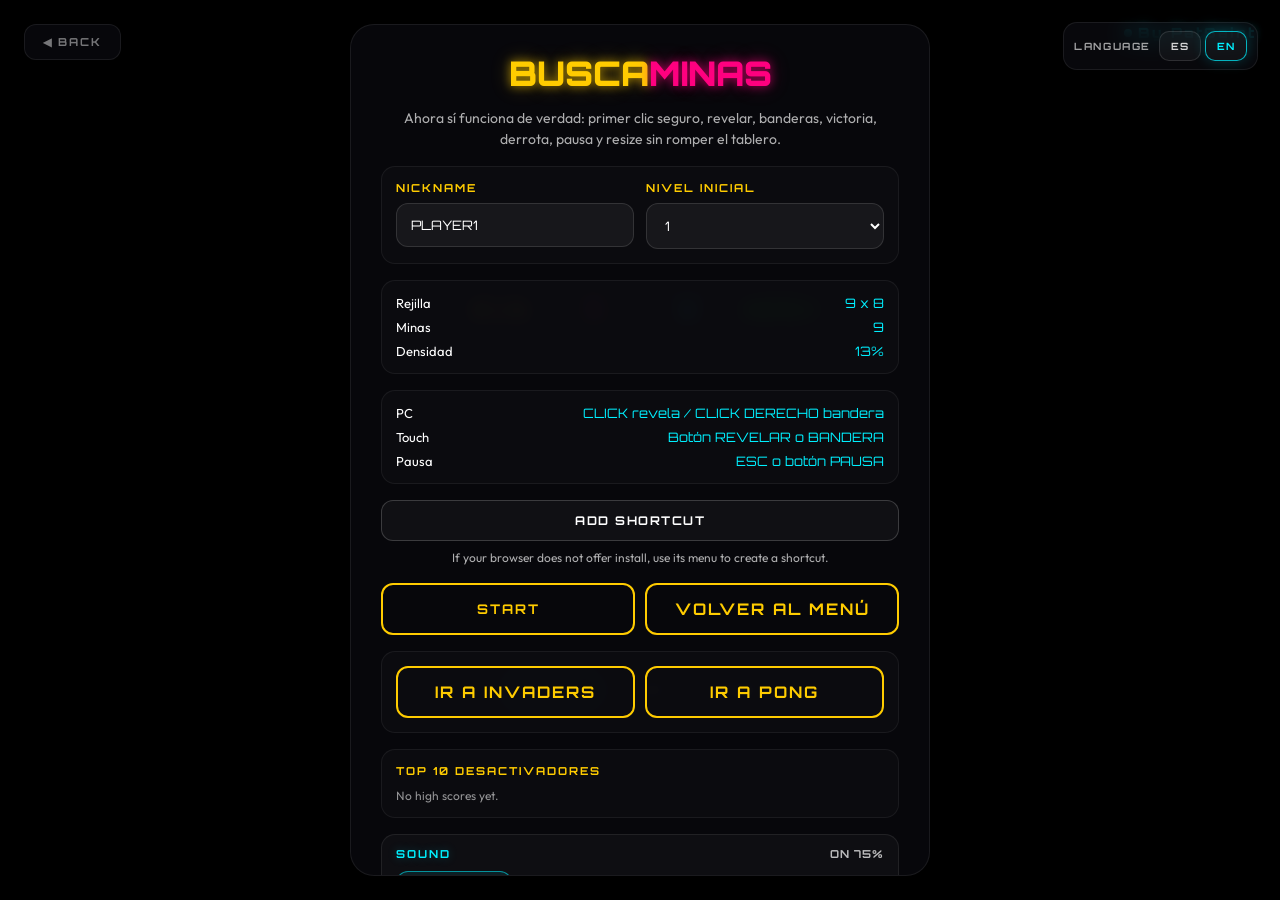
<file: minesweeper.html>
<!DOCTYPE html>
<html lang="es">
<head>
    <meta charset="UTF-8">
    <meta name="viewport" content="width=device-width, initial-scale=1.0">
    <title>Neon Buscaminas | Juego Retro-Moderno</title>
    <meta name="theme-color" content="#020204">
    <meta name="apple-mobile-web-app-capable" content="yes">
    <meta name="apple-mobile-web-app-status-bar-style" content="black-translucent">
    <link rel="manifest" href="manifest.webmanifest">
    <link rel="preconnect" href="https://fonts.googleapis.com">
    <link rel="preconnect" href="https://fonts.gstatic.com" crossorigin>
    <link href="https://fonts.googleapis.com/css2?family=Orbitron:wght@400;700;900&family=Outfit:wght@300;400;600&display=swap" rel="stylesheet">
    <style>
        :root {
            --bg-color: #000;
            --panel-bg: rgba(10, 10, 15, 0.78);
            --border-color: rgba(255, 255, 255, 0.08);
            --neon-yellow: #ffcc00;
            --neon-cyan: #00f0ff;
            --neon-pink: #ff007f;
            --neon-green: #39ff14;
            --glow-yellow: 0 0 10px rgba(255,204,0,.6), 0 0 20px rgba(255,204,0,.3);
            --glow-cyan: 0 0 10px rgba(0,240,255,.6), 0 0 20px rgba(0,240,255,.3);
            --glow-pink: 0 0 10px rgba(255,0,127,.6), 0 0 20px rgba(255,0,127,.3);
            --glow-green: 0 0 10px rgba(57,255,20,.6), 0 0 20px rgba(57,255,20,.3);
        }
        * { margin: 0; padding: 0; box-sizing: border-box; user-select: none; -webkit-user-select: none; }
        body { background: var(--bg-color); color: #fff; font-family: 'Outfit', sans-serif; overflow: hidden; width: 100vw; height: 100vh; position: relative; display: flex; flex-direction: column; justify-content: center; align-items: center; padding-top: 84px; }
        .back-btn, .branding { position: absolute; top: 24px; z-index: 50; }
        .back-btn { left: 24px; text-decoration: none; font-family: 'Orbitron', sans-serif; font-size: 11px; font-weight: 700; letter-spacing: 2px; color: rgba(255,255,255,.45); background: var(--panel-bg); border: 1px solid var(--border-color); padding: 10px 18px; border-radius: 12px; transition: .2s ease; }
        .back-btn:hover { color: var(--neon-yellow); border-color: var(--neon-yellow); box-shadow: var(--glow-yellow); transform: translateY(-2px); }
        .branding { right: 24px; font-family: 'Orbitron', sans-serif; font-size: 14px; font-weight: 900; letter-spacing: 2px; color: var(--neon-cyan); text-shadow: var(--glow-cyan); display: flex; gap: 6px; align-items: center; }
        .branding::before { content: ''; width: 8px; height: 8px; border-radius: 50%; background: var(--neon-cyan); box-shadow: var(--glow-cyan); }
        #hud { margin-bottom: 18px; z-index: 10; display: flex; gap: 12px; flex-wrap: wrap; justify-content: center; padding: 10px 18px; background: var(--panel-bg); border: 1px solid var(--border-color); border-radius: 16px; }
        .hud-panel { display: flex; flex-direction: column; align-items: center; min-width: 82px; }
        .hud-label { font-size: 9px; color: rgba(255,255,255,.45); letter-spacing: 1px; }
        .hud-val { font-family: 'Orbitron', monospace; font-size: 18px; font-weight: 700; }
        .val-mines { color: var(--neon-pink); text-shadow: var(--glow-pink); }
        .val-flags { color: var(--neon-cyan); text-shadow: var(--glow-cyan); }
        .val-dim { color: var(--neon-yellow); text-shadow: var(--glow-yellow); }
        .val-state { color: var(--neon-green); text-shadow: var(--glow-green); }
        #boardContainer { z-index: 5; display: flex; justify-content: center; align-items: center; max-width: 96vw; max-height: 72vh; }
        #minesCanvas { background: #000; border: 2px solid rgba(255,255,255,.08); border-radius: 16px; box-shadow: 0 8px 32px rgba(0,0,0,.6); display: block; cursor: pointer; touch-action: none; }
        #mobileControls { margin-top: 14px; display: flex; gap: 10px; z-index: 10; flex-wrap: wrap; justify-content: center; }
        .tool-btn { background: var(--panel-bg); border: 1px solid var(--border-color); color: rgba(255,255,255,.65); font-family: 'Orbitron', sans-serif; font-size: 11px; font-weight: 700; letter-spacing: 1px; padding: 10px 16px; border-radius: 12px; cursor: pointer; transition: .2s ease; }
        .tool-btn.active { color: var(--neon-cyan); border-color: var(--neon-cyan); box-shadow: var(--glow-cyan); }
        .overlay-screen { position: absolute; inset: 0; background: rgba(0,0,0,.86); backdrop-filter: blur(8px); z-index: 100; display: flex; justify-content: center; align-items: center; padding: 24px; }
        .hidden { display: none !important; }
        .menu-content { background: var(--panel-bg); border: 1px solid var(--border-color); padding: clamp(20px, 4vh, 30px); border-radius: 24px; max-width: 580px; width: min(100%, 580px); max-height: calc(100vh - 48px); overflow-y: auto; overscroll-behavior: contain; box-sizing: border-box; display: flex; flex-direction: column; gap: 16px; box-shadow: 0 20px 50px rgba(0,0,0,.6); }
        .menu-content::-webkit-scrollbar { width: 8px; }
        .menu-content::-webkit-scrollbar-thumb { background: rgba(255, 204, 0, 0.35); border-radius: 999px; }
        .game-title { font-family: 'Orbitron', sans-serif; font-size: 34px; font-weight: 900; color: var(--neon-yellow); text-shadow: var(--glow-yellow); text-align: center; line-height: 1.1; }
        .game-title span { color: var(--neon-pink); text-shadow: var(--glow-pink); }
        .game-subtitle { text-align: center; font-size: 14px; color: rgba(255,255,255,.68); line-height: 1.5; }
        .form-grid, .controls-guide, .stats-preview, .scoreboard, .quick-links { width: 100%; background: rgba(255,255,255,.02); border: 1px solid rgba(255,255,255,.06); border-radius: 14px; padding: 14px; }
        .form-grid { display: grid; grid-template-columns: repeat(2, minmax(0, 1fr)); gap: 12px; }
        .field { display: flex; flex-direction: column; gap: 8px; }
        .field label, .section-title { font-family: 'Orbitron', sans-serif; font-size: 11px; letter-spacing: 2px; font-weight: 700; color: var(--neon-yellow); }
        .field input, .field select { width: 100%; border-radius: 12px; border: 1px solid rgba(255,255,255,.12); background: rgba(255,255,255,.05); color: #fff; font-family: 'Orbitron', sans-serif; font-size: 13px; padding: 13px 14px; }
        .controls-guide, .stats-preview { display: flex; flex-direction: column; gap: 8px; font-size: 13px; }
        .control-row, .preview-item, .score-row { display: flex; justify-content: space-between; gap: 12px; }
        .control-key, .preview-val { font-family: 'Orbitron', monospace; color: var(--neon-cyan); }
        .button-row, .quick-links { display: grid; grid-template-columns: repeat(2, minmax(0, 1fr)); gap: 10px; }
        .action-btn, .menu-back-btn, .quick-link { width: 100%; text-decoration: none; text-align: center; background: transparent; color: var(--neon-yellow); border: 2px solid var(--neon-yellow); padding: 14px; border-radius: 12px; font-family: 'Orbitron', sans-serif; font-weight: 700; letter-spacing: 2px; cursor: pointer; transition: .2s ease; }
        .action-btn:hover, .menu-back-btn:hover, .quick-link:hover { background: var(--neon-yellow); color: #000; box-shadow: var(--glow-yellow); }
        .score-list { display: flex; flex-direction: column; gap: 6px; margin-top: 10px; }
        .score-row { font-size: 13px; }
        .score-rank { width: 28px; color: var(--neon-yellow); font-family: 'Orbitron', monospace; }
        .score-nick { flex: 1; overflow: hidden; text-overflow: ellipsis; white-space: nowrap; }
        .score-points { font-family: 'Orbitron', monospace; color: var(--neon-cyan); }
        .top-note { font-size: 12px; color: rgba(255,255,255,.56); }
        @media (max-width: 640px) { .form-grid, .button-row, .quick-links { grid-template-columns: 1fr; } .menu-content { padding: 22px; max-height: calc(100vh - 32px); } }
        @media (max-width: 480px) { .back-btn { top: 12px; left: 12px; padding: 6px 12px; font-size: 9px; } .branding { top: 12px; right: 12px; font-size: 10px; } }
    </style>
</head>
<body>
    <a href="index.html" class="back-btn">◀ VOLVER</a>
    <div class="branding">By PatSaint</div>

    <div id="hud">
        <div class="hud-panel"><span class="hud-label">REJILLA</span><span id="dimDisplay" class="hud-val val-dim">0 x 0</span></div>
        <div class="hud-panel"><span class="hud-label">MINAS</span><span id="minesDisplay" class="hud-val val-mines">0</span></div>
        <div class="hud-panel"><span class="hud-label">BANDERAS</span><span id="flagsDisplay" class="hud-val val-flags">0</span></div>
        <div class="hud-panel"><span class="hud-label">ESTADO</span><span id="stateDisplay" class="hud-val val-state">LISTO</span></div>
    </div>

    <div id="boardContainer"><canvas id="minesCanvas"></canvas></div>
    <div id="mobileControls">
        <button id="btnReveal" class="tool-btn active">REVELAR</button>
        <button id="btnFlag" class="tool-btn">BANDERA</button>
        <button id="btnPause" class="tool-btn">PAUSA</button>
    </div>

    <div id="overlay" class="overlay-screen">
        <div id="startScreen" class="menu-content">
            <h1 class="game-title">BUSCA<span>MINAS</span></h1>
            <p class="game-subtitle">Ahora sí funciona de verdad: primer clic seguro, revelar, banderas, victoria, derrota, pausa y resize sin romper el tablero.</p>
            <div class="form-grid">
                <div class="field">
                    <label for="nickInput">NICKNAME</label>
                    <input id="nickInput" type="text" maxlength="10" value="PLAYER1" placeholder="PLAYER1">
                </div>
                <div class="field">
                    <label for="levelSelect">NIVEL INICIAL</label>
                    <select id="levelSelect"><option value="1">1</option><option value="2">2</option><option value="3">3</option><option value="4">4</option><option value="5">5</option><option value="6">6</option><option value="7">7</option><option value="8">8</option><option value="9">9</option><option value="10">10</option></select>
                </div>
            </div>
            <div class="stats-preview">
                <div class="preview-item"><span>Rejilla</span><span id="previewGrid" class="preview-val">-- x --</span></div>
                <div class="preview-item"><span>Minas</span><span id="previewMines" class="preview-val">--</span></div>
                <div class="preview-item"><span>Densidad</span><span id="densityPreview" class="preview-val">--</span></div>
            </div>
            <div class="controls-guide">
                <div class="control-row" data-device-show="desktop"><span>PC</span><span class="control-key">CLICK revela / CLICK DERECHO bandera</span></div>
                <div class="control-row" data-device-show="touch"><span>Touch</span><span class="control-key">Botón REVELAR o BANDERA</span></div>
                <div class="control-row"><span>Pausa</span><span class="control-key">ESC o botón PAUSA</span></div>
            </div>
            <div data-install-slot></div>
            <div class="button-row">
                <button id="startButton" class="action-btn">START</button>
                <a href="index.html" class="menu-back-btn">VOLVER AL MENÚ</a>
            </div>
            <div class="quick-links">
                <a class="quick-link" href="invaders.html">IR A INVADERS</a>
                <a class="quick-link" href="pong.html">IR A PONG</a>
            </div>
            <div class="scoreboard">
                <div class="section-title">TOP 10 DESACTIVADORES</div>
                <div id="topScores" class="score-list"></div>
            </div>
        </div>

        <div id="pauseScreen" class="menu-content hidden">
            <h2 class="game-title">PAUSA</h2>
            <p class="game-subtitle">Quedó todo congelado como corresponde.</p>
            <div class="controls-guide">
                <div class="control-row"><span>Nickname</span><span id="pauseNick" class="control-key">PLAYER1</span></div>
                <div class="control-row"><span>Rejilla</span><span id="pauseGrid" class="control-key">0 x 0</span></div>
                <div class="control-row"><span>Banderas</span><span id="pauseFlags" class="control-key">0</span></div>
            </div>
            <div class="button-row">
                <button id="resumeButton" class="action-btn">SEGUIR</button>
                <button id="restartButton" class="action-btn">REINICIAR</button>
            </div>
            <div class="quick-links">
                <a class="quick-link" href="index.html">HOME</a>
                <a class="quick-link" href="pong.html">OTRO JUEGO</a>
            </div>
        </div>

        <div id="endScreen" class="menu-content hidden">
            <h2 id="endTitle" class="game-title">VICTORIA</h2>
            <p id="endSubtitle" class="game-subtitle">Buenísimo.</p>
            <div class="stats-preview">
                <div class="preview-item"><span>Puntaje</span><span id="finalScore" class="preview-val">0</span></div>
                <div class="preview-item"><span>Mejor</span><span id="finalBest" class="preview-val">0</span></div>
                <div class="preview-item"><span>Nivel</span><span id="finalLevel" class="preview-val">1</span></div>
            </div>
            <div class="button-row">
                <button id="playAgainButton" class="action-btn">JUGAR DE NUEVO</button>
                <button id="menuButton" class="action-btn">MENÚ INICIAL</button>
            </div>
            <div class="scoreboard">
                <div class="section-title">TOP 10 DESACTIVADORES</div>
                <div id="topScoresEnd" class="score-list"></div>
            </div>
        </div>
    </div>

    <script src="app-shell.js"></script>
    <script>
        const canvas = document.getElementById('minesCanvas');
        const ctx = canvas.getContext('2d');
        const storageKey = 'boredTop10Minesweeper';
        const overlay = document.getElementById('overlay');
        const startScreen = document.getElementById('startScreen');
        const pauseScreen = document.getElementById('pauseScreen');
        const endScreen = document.getElementById('endScreen');
        const endTitle = document.getElementById('endTitle');
        const endSubtitle = document.getElementById('endSubtitle');
        const dimDisplay = document.getElementById('dimDisplay');
        const minesDisplay = document.getElementById('minesDisplay');
        const flagsDisplay = document.getElementById('flagsDisplay');
        const stateDisplay = document.getElementById('stateDisplay');
        const nickInput = document.getElementById('nickInput');
        const levelSelect = document.getElementById('levelSelect');
        const previewGrid = document.getElementById('previewGrid');
        const previewMines = document.getElementById('previewMines');
        const densityPreview = document.getElementById('densityPreview');
        const topScores = document.getElementById('topScores');
        const topScoresEnd = document.getElementById('topScoresEnd');
        const pauseNick = document.getElementById('pauseNick');
        const pauseGrid = document.getElementById('pauseGrid');
        const pauseFlags = document.getElementById('pauseFlags');
        const finalScore = document.getElementById('finalScore');
        const finalBest = document.getElementById('finalBest');
        const finalLevel = document.getElementById('finalLevel');
        const btnReveal = document.getElementById('btnReveal');
        const btnFlag = document.getElementById('btnFlag');

        const STATES = { START: 'START', PLAYING: 'PLAYING', PAUSED: 'PAUSED', GAMEOVER: 'GAMEOVER', WON: 'WON' };
        const INPUT_MODES = { REVEAL: 'REVEAL', FLAG: 'FLAG' };
        let currentState = STATES.START;
        let currentInputMode = INPUT_MODES.REVEAL;
        let playerNick = 'PLAYER1';
        const uiHelper = window.BORED_UI;
        const audio = window.BORED_AUDIO;
        const i18n = window.BORED_I18N;
        let selectedLevel = 1;
        let cols = 10, rows = 10, mineCount = 15, cellSize = 34;
        let grid = [];
        let flagCount = 0;
        let revealedSafeCells = 0;
        let firstClick = true;
        let particles = [];
        let bestScore = 0;

        const NUMBER_COLORS = ['', '#00f0ff', '#39ff14', '#ff007f', '#b026ff', '#ff073a', '#ffcc00', '#ff9900', '#ffffff'];

        function sanitizeNick(value) { return uiHelper?.normalizeNickname(value) || ''; }
        function getTopScores() { try { return JSON.parse(localStorage.getItem(storageKey) || '[]'); } catch { return []; } }
        function saveTopScore(gameKey, nick, score) {
            const list = getTopScores();
            list.push({ nick: sanitizeNick(nick) || 'PLAYER1', score: Number(score) || 0, level: selectedLevel, at: Date.now(), gameKey });
            list.sort((a, b) => b.score - a.score || b.level - a.level || a.at - b.at);
            const top10 = list.slice(0, 10);
            localStorage.setItem(storageKey, JSON.stringify(top10));
            return top10;
        }
        function renderTop10(target, list = getTopScores()) {
            target.innerHTML = '';
            if (!list.length) { target.innerHTML = `<div class="top-note">${i18n?.lang === 'en' ? 'No high scores yet.' : 'Todavía no hay récords.'}</div>`; return; }
            list.forEach((entry, index) => {
                const row = document.createElement('div');
                row.className = 'score-row';
                row.innerHTML = `<span class="score-rank">#${index + 1}</span><span class="score-nick">${entry.nick}</span><span class="score-points">${entry.score}</span>`;
                target.appendChild(row);
            });
        }
        function updateBestScore() { bestScore = getTopScores()[0]?.score || 0; finalBest.textContent = bestScore; }
        function showPanel(panel) { overlay.classList.remove('hidden'); [startScreen, pauseScreen, endScreen].forEach(node => node.classList.add('hidden')); panel.classList.remove('hidden'); }

        function resizeGrid(useCurrentBoard = false) {
            if (!useCurrentBoard) {
                selectedLevel = Number(levelSelect.value || 1);
                cols = Math.max(8, Math.min(20, 8 + selectedLevel));
                rows = Math.max(8, Math.min(18, 8 + Math.floor(selectedLevel * 0.8)));
                const density = 0.12 + selectedLevel * 0.012;
                mineCount = Math.min(cols * rows - 9, Math.max(8, Math.floor(cols * rows * density)));
                densityPreview.textContent = `${Math.round(density * 100)}%`;
            }
            const width = window.innerWidth;
            const height = window.innerHeight;
            const maxBoardW = Math.min(width - 30, 900);
            const maxBoardH = Math.min(height - 230, 760);
            cellSize = Math.max(18, Math.min(38, Math.floor(maxBoardW / cols), Math.floor(maxBoardH / rows)));
            canvas.width = cols * cellSize;
            canvas.height = rows * cellSize;
            dimDisplay.textContent = `${cols} x ${rows}`;
            minesDisplay.textContent = mineCount;
            flagsDisplay.textContent = flagCount;
            previewGrid.textContent = `${cols} x ${rows}`;
            previewMines.textContent = `${mineCount}`;
            pauseGrid.textContent = `${cols} x ${rows}`;
        }

        function initGrid() {
            grid = Array.from({ length: rows }, () => Array.from({ length: cols }, () => ({ mine: false, revealed: false, flagged: false, neighborMines: 0, exploded: false })));
            flagCount = 0;
            revealedSafeCells = 0;
            firstClick = true;
            flagsDisplay.textContent = '0';
            pauseFlags.textContent = '0';
        }

        function countNeighborMines(row, col) {
            let count = 0;
            for (let dr = -1; dr <= 1; dr++) for (let dc = -1; dc <= 1; dc++) {
                const nr = row + dr, nc = col + dc;
                if ((dr || dc) && nr >= 0 && nr < rows && nc >= 0 && nc < cols && grid[nr][nc].mine) count++;
            }
            return count;
        }

        function plantMines(excludeRow, excludeCol) {
            let planted = 0;
            while (planted < mineCount) {
                const r = Math.floor(Math.random() * rows), c = Math.floor(Math.random() * cols);
                const protectedStart = Math.abs(r - excludeRow) <= 1 && Math.abs(c - excludeCol) <= 1;
                if (!grid[r][c].mine && !protectedStart) { grid[r][c].mine = true; planted++; }
            }
            for (let r = 0; r < rows; r++) for (let c = 0; c < cols; c++) if (!grid[r][c].mine) grid[r][c].neighborMines = countNeighborMines(r, c);
        }

        function startGame() {
            const validatedNickname = uiHelper?.requireNickname(nickInput, { message: i18n?.lang === 'en' ? 'Enter your name before opening the board.' : 'Ingresá tu nombre antes de abrir el tablero.' }) ?? sanitizeNick(nickInput.value);
            if (!validatedNickname) return;
            playerNick = validatedNickname;
            nickInput.value = playerNick;
            currentState = STATES.PLAYING;
            stateDisplay.textContent = i18n?.lang === 'en' ? 'PLAYING' : 'JUGANDO';
            pauseNick.textContent = playerNick;
            resizeGrid();
            initGrid();
            particles = [];
            overlay.classList.add('hidden');
        }

        function pauseGame() {
            if (currentState !== STATES.PLAYING) return;
            currentState = STATES.PAUSED;
            stateDisplay.textContent = i18n?.lang === 'en' ? 'PAUSE' : 'PAUSA';
            pauseFlags.textContent = flagCount;
            showPanel(pauseScreen);
        }
        function resumeGame() { if (currentState !== STATES.PAUSED) return; currentState = STATES.PLAYING; stateDisplay.textContent = i18n?.lang === 'en' ? 'PLAYING' : 'JUGANDO'; overlay.classList.add('hidden'); }

        function toggleFlag(r, c) {
            const cell = grid[r][c];
            if (!cell || cell.revealed) return;
            cell.flagged = !cell.flagged;
            audio?.play('minesFlag');
            flagCount += cell.flagged ? 1 : -1;
            flagsDisplay.textContent = `${flagCount}`;
            pauseFlags.textContent = `${flagCount}`;
            spawnSparks(c * cellSize + cellSize / 2, r * cellSize + cellSize / 2, cell.flagged ? '#00f0ff' : '#ffffff', 4);
        }

        function revealCell(r, c) {
            const cell = grid[r]?.[c];
            if (!cell || cell.revealed || cell.flagged) return;
            if (firstClick) { firstClick = false; plantMines(r, c); }
            cell.revealed = true;
            audio?.play('minesReveal');
            if (!cell.mine) revealedSafeCells++;
            spawnSparks(c * cellSize + cellSize / 2, r * cellSize + cellSize / 2, '#ffffff', 5);
            if (cell.mine) { cell.exploded = true; triggerGameOver(false, r, c); return; }
            if (cell.neighborMines === 0) {
                for (let dr = -1; dr <= 1; dr++) for (let dc = -1; dc <= 1; dc++) if (dr || dc) revealCell(r + dr, c + dc);
            }
            checkWin();
        }

        function checkWin() {
            if (revealedSafeCells === cols * rows - mineCount) triggerGameOver(true);
        }

        function computeScore(won) {
            const safeCells = cols * rows - mineCount;
            return Math.max(0, (revealedSafeCells * 10) + (won ? selectedLevel * 50 : 0) + Math.max(0, safeCells - flagCount * 2));
        }

        function triggerGameOver(won, boomRow = 0, boomCol = 0) {
            currentState = won ? STATES.WON : STATES.GAMEOVER;
            audio?.play(won ? 'minesWin' : 'minesExplosion');
            stateDisplay.textContent = won ? (i18n?.lang === 'en' ? 'YOU WON' : 'GANASTE') : (i18n?.lang === 'en' ? 'YOU LOST' : 'PERDISTE');
            for (let r = 0; r < rows; r++) for (let c = 0; c < cols; c++) if (grid[r][c].mine) grid[r][c].revealed = true;
            if (!won) spawnSparks(boomCol * cellSize + cellSize / 2, boomRow * cellSize + cellSize / 2, '#ff073a', 32);
            const score = computeScore(won);
            const list = saveTopScore('minesweeper', playerNick, score);
            updateBestScore();
            endTitle.textContent = won ? (i18n?.lang === 'en' ? 'VICTORY!' : '¡VICTORIA!') : (i18n?.lang === 'en' ? 'GAME OVER' : 'FIN DEL JUEGO');
            endSubtitle.textContent = won ? (i18n?.lang === 'en' ? 'You cleared the whole board.' : 'Limpiaste el tablero completo, capo.') : (i18n?.lang === 'en' ? 'You stepped on a mine, but the game is no longer broken.' : 'Pisaste una mina, pero el juego ya NO está roto.');
            finalScore.textContent = `${score}`;
            finalLevel.textContent = `${selectedLevel}`;
            renderTop10(topScores, list);
            renderTop10(topScoresEnd, list);
            setTimeout(() => showPanel(endScreen), won ? 500 : 350);
        }

        function spawnSparks(x, y, color, count) {
            for (let i = 0; i < count; i++) {
                const angle = Math.random() * Math.PI * 2, speed = 0.8 + Math.random() * 3.4;
                particles.push({ x, y, vx: Math.cos(angle) * speed, vy: Math.sin(angle) * speed, color, size: 1.5 + Math.random() * 2.1, alpha: 1, decay: 0.015 + Math.random() * 0.02 });
            }
        }

        function drawParticles() {
            for (let i = particles.length - 1; i >= 0; i--) {
                const p = particles[i]; p.x += p.vx; p.y += p.vy; p.alpha -= p.decay;
                if (p.alpha <= 0) { particles.splice(i, 1); continue; }
                ctx.save(); ctx.globalAlpha = p.alpha; ctx.fillStyle = p.color; ctx.shadowBlur = p.size * 2; ctx.shadowColor = p.color; ctx.beginPath(); ctx.arc(p.x, p.y, p.size, 0, Math.PI * 2); ctx.fill(); ctx.restore();
            }
        }

        function draw() {
            ctx.fillStyle = '#000'; ctx.fillRect(0, 0, canvas.width, canvas.height);
            for (let r = 0; r < rows; r++) {
                for (let c = 0; c < cols; c++) {
                    const cell = grid[r]?.[c];
                    if (!cell) continue;
                    const px = c * cellSize, py = r * cellSize;
                    ctx.save();
                    if (cell.revealed) {
                        ctx.fillStyle = cell.exploded ? 'rgba(255,7,58,.15)' : 'rgba(255,255,255,.03)';
                        ctx.strokeStyle = 'rgba(255,255,255,.08)';
                        ctx.beginPath(); ctx.roundRect(px + 1, py + 1, cellSize - 2, cellSize - 2, 4); ctx.fill(); ctx.stroke();
                        if (cell.mine) {
                            ctx.shadowBlur = 10; ctx.shadowColor = cell.exploded ? '#ffcc00' : '#ff073a'; ctx.fillStyle = '#ff073a';
                            ctx.beginPath(); ctx.arc(px + cellSize / 2, py + cellSize / 2, cellSize * 0.28, 0, Math.PI * 2); ctx.fill();
                            ctx.shadowBlur = 0; ctx.fillStyle = '#fff'; ctx.beginPath(); ctx.arc(px + cellSize / 2, py + cellSize / 2, cellSize * 0.12, 0, Math.PI * 2); ctx.fill();
                        } else if (cell.neighborMines > 0) {
                            const numColor = NUMBER_COLORS[cell.neighborMines];
                            ctx.shadowBlur = 8; ctx.shadowColor = numColor; ctx.fillStyle = numColor; ctx.font = `bold ${Math.floor(cellSize * 0.52)}px Orbitron`; ctx.textAlign = 'center'; ctx.textBaseline = 'middle';
                            ctx.fillText(cell.neighborMines, px + cellSize / 2, py + cellSize / 2 + 1);
                        }
                    } else {
                        ctx.fillStyle = 'rgba(255,255,255,.08)'; ctx.strokeStyle = 'rgba(255,255,255,.15)';
                        ctx.beginPath(); ctx.roundRect(px + 1.5, py + 1.5, cellSize - 3, cellSize - 3, 6); ctx.fill(); ctx.stroke();
                        ctx.fillStyle = 'rgba(255,255,255,.04)'; ctx.beginPath(); ctx.roundRect(px + cellSize * .25, py + cellSize * .25, cellSize * .5, cellSize * .5, 3); ctx.fill();
                        if (cell.flagged) {
                            const cx = px + cellSize / 2, cy = py + cellSize / 2;
                            ctx.shadowBlur = 8; ctx.shadowColor = '#00f0ff'; ctx.fillStyle = '#00f0ff'; ctx.strokeStyle = '#00f0ff';
                            ctx.beginPath(); ctx.moveTo(cx - 3, cy + 6); ctx.lineTo(cx - 3, cy - 6); ctx.lineTo(cx + 5, cy - 2); ctx.lineTo(cx - 3, cy + 2); ctx.fill(); ctx.stroke();
                        }
                    }
                    ctx.restore();
                }
            }
            drawParticles();
        }

        function loop() { draw(); requestAnimationFrame(loop); }

        function setInputMode(mode) {
            currentInputMode = mode;
            btnReveal.classList.toggle('active', mode === INPUT_MODES.REVEAL);
            btnFlag.classList.toggle('active', mode === INPUT_MODES.FLAG);
        }
        function getCellFromPointer(e) {
            const rect = canvas.getBoundingClientRect();
            const x = e.clientX - rect.left, y = e.clientY - rect.top;
            return { c: Math.floor(x / cellSize), r: Math.floor(y / cellSize) };
        }
        function handleRevealOrFlag(e, forceFlag = false) {
            if (currentState !== STATES.PLAYING) return;
            const { r, c } = getCellFromPointer(e);
            if (r < 0 || r >= rows || c < 0 || c >= cols) return;
            if (forceFlag || currentInputMode === INPUT_MODES.FLAG) toggleFlag(r, c); else revealCell(r, c);
        }

        let lastTouchOpen = 0;

        window.addEventListener('resize', () => {
            resizeGrid(currentState !== STATES.START);
            if (currentState === STATES.START) initGrid();
        });
        levelSelect.addEventListener('change', () => { resizeGrid(); if (currentState === STATES.START) initGrid(); });
        uiHelper?.attachNicknameValidation(nickInput);
        btnReveal.addEventListener('click', () => setInputMode(INPUT_MODES.REVEAL));
        btnFlag.addEventListener('click', () => setInputMode(INPUT_MODES.FLAG));
        document.getElementById('btnPause').addEventListener('click', pauseGame);
        canvas.addEventListener('click', (e) => {
            if (Date.now() - lastTouchOpen < 350) return;
            handleRevealOrFlag(e, false);
        });
        canvas.addEventListener('contextmenu', (e) => { e.preventDefault(); handleRevealOrFlag(e, true); });
        canvas.addEventListener('pointerdown', (e) => {
            if (e.pointerType === 'touch' && currentState === STATES.PLAYING) {
                lastTouchOpen = Date.now();
                handleRevealOrFlag(e, false);
            }
        });
        window.addEventListener('keydown', (e) => {
            if (e.code === 'Escape') { e.preventDefault(); if (currentState === STATES.PAUSED) resumeGame(); else pauseGame(); }
        });
        document.getElementById('startButton').addEventListener('click', startGame);
        document.getElementById('resumeButton').addEventListener('click', resumeGame);
        document.getElementById('restartButton').addEventListener('click', startGame);
        document.getElementById('playAgainButton').addEventListener('click', startGame);
        document.getElementById('menuButton').addEventListener('click', () => { currentState = STATES.START; stateDisplay.textContent = i18n?.lang === 'en' ? 'READY' : 'LISTO'; showPanel(startScreen); });
        const applyLanguage = (lang = i18n?.lang || 'es') => { document.querySelector('.back-btn').textContent = lang === 'en' ? '◀ BACK' : '◀ VOLVER'; document.getElementById('btnReveal').textContent = lang === 'en' ? 'REVEAL' : 'REVELAR'; document.getElementById('btnFlag').textContent = lang === 'en' ? 'FLAG' : 'BANDERA'; document.getElementById('btnPause').textContent = lang === 'en' ? 'PAUSE' : 'PAUSA'; document.getElementById('resumeButton').textContent = lang === 'en' ? 'RESUME' : 'SEGUIR'; document.getElementById('restartButton').textContent = lang === 'en' ? 'RESTART' : 'REINICIAR'; document.getElementById('playAgainButton').textContent = lang === 'en' ? 'PLAY AGAIN' : 'JUGAR DE NUEVO'; document.getElementById('menuButton').textContent = lang === 'en' ? 'HOME MENU' : 'MENÚ INICIAL'; if (currentState === STATES.START) stateDisplay.textContent = lang === 'en' ? 'READY' : 'LISTO'; renderTop10(topScores); renderTop10(topScoresEnd); };
        i18n?.onLanguageChange(applyLanguage);
        applyLanguage();

        updateBestScore();
        renderTop10(topScores);
        renderTop10(topScoresEnd);
        resizeGrid();
        initGrid();
        loop();
    </script>
</body>
</html>
</file>
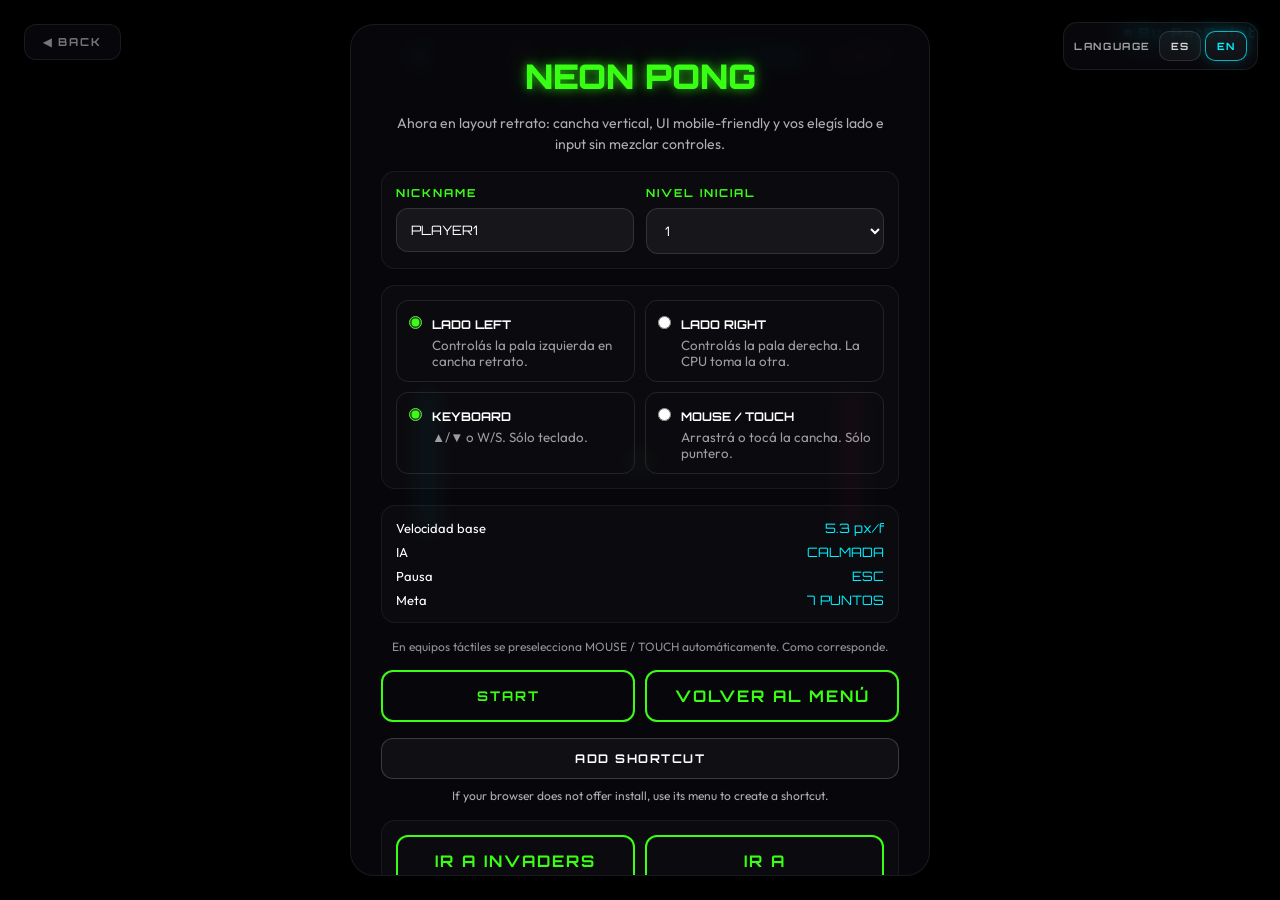
<file: pong.html>
<!DOCTYPE html>
<html lang="es">
<head>
    <meta charset="UTF-8">
    <meta name="viewport" content="width=device-width, initial-scale=1.0">
    <title>Neon Pong | Juego Retro-Moderno</title>
    <meta name="theme-color" content="#020204">
    <meta name="apple-mobile-web-app-capable" content="yes">
    <meta name="apple-mobile-web-app-status-bar-style" content="black-translucent">
    <link rel="manifest" href="manifest.webmanifest">
    <link rel="preconnect" href="https://fonts.googleapis.com">
    <link rel="preconnect" href="https://fonts.gstatic.com" crossorigin>
    <link href="https://fonts.googleapis.com/css2?family=Orbitron:wght@400;700;900&family=Outfit:wght@300;400;600&display=swap" rel="stylesheet">
    <style>
        :root {
            --bg-color: #000;
            --panel-bg: rgba(10, 10, 15, 0.78);
            --border-color: rgba(255, 255, 255, 0.08);
            --neon-green: #39ff14;
            --neon-cyan: #00f0ff;
            --neon-pink: #ff007f;
            --glow-green: 0 0 10px rgba(57,255,20,.6), 0 0 20px rgba(57,255,20,.3);
            --glow-cyan: 0 0 10px rgba(0,240,255,.6), 0 0 20px rgba(0,240,255,.3);
            --glow-pink: 0 0 10px rgba(255,0,127,.6), 0 0 20px rgba(255,0,127,.3);
        }
        * { margin: 0; padding: 0; box-sizing: border-box; user-select: none; -webkit-user-select: none; }
        body { background: var(--bg-color); color: #fff; font-family: 'Outfit', sans-serif; overflow: hidden; width: 100vw; height: 100vh; position: relative; display: flex; justify-content: center; align-items: center; }
        .back-btn, .branding { position: absolute; top: 24px; z-index: 50; }
        .back-btn { left: 24px; text-decoration: none; font-family: 'Orbitron', sans-serif; font-size: 11px; font-weight: 700; letter-spacing: 2px; color: rgba(255,255,255,.45); background: var(--panel-bg); border: 1px solid var(--border-color); padding: 10px 18px; border-radius: 12px; transition: .2s ease; }
        .back-btn:hover { color: var(--neon-green); border-color: var(--neon-green); box-shadow: var(--glow-green); transform: translateY(-2px); }
        .branding { right: 24px; font-family: 'Orbitron', sans-serif; font-size: 14px; font-weight: 900; letter-spacing: 2px; color: var(--neon-cyan); text-shadow: var(--glow-cyan); display: flex; gap: 6px; align-items: center; }
        .branding::before { content: ''; width: 8px; height: 8px; border-radius: 50%; background: var(--neon-cyan); box-shadow: var(--glow-cyan); }
        #gameCanvas { width: 100%; height: 100%; display: block; }
        #hud { position: absolute; top: 24px; left: 50%; transform: translateX(-50%); z-index: 10; display: flex; gap: 14px; flex-wrap: wrap; justify-content: center; padding: 10px 18px; background: var(--panel-bg); border: 1px solid var(--border-color); border-radius: 16px; }
        .hud-panel { min-width: 90px; display: flex; flex-direction: column; align-items: center; }
        .hud-label { font-size: 9px; color: rgba(255,255,255,.45); letter-spacing: 1px; }
        .hud-value { font-family: 'Orbitron', monospace; font-weight: 700; font-size: 18px; }
        .p1-color { color: var(--neon-cyan); text-shadow: var(--glow-cyan); }
        .p2-color { color: var(--neon-pink); text-shadow: var(--glow-pink); }
        .level-color { color: var(--neon-green); text-shadow: var(--glow-green); }
        .overlay-screen { position: absolute; inset: 0; background: rgba(0,0,0,.84); backdrop-filter: blur(8px); z-index: 100; display: flex; justify-content: center; align-items: center; padding: 24px; }
        .hidden { display: none !important; }
        .menu-content { background: var(--panel-bg); border: 1px solid var(--border-color); padding: clamp(20px, 4vh, 30px); border-radius: 24px; max-width: 580px; width: min(100%, 580px); max-height: calc(100vh - 48px); overflow-y: auto; overscroll-behavior: contain; box-sizing: border-box; display: flex; flex-direction: column; gap: 16px; box-shadow: 0 20px 50px rgba(0,0,0,.6); }
        .menu-content::-webkit-scrollbar { width: 8px; }
        .menu-content::-webkit-scrollbar-thumb { background: rgba(57, 255, 20, 0.35); border-radius: 999px; }
        .game-title { font-family: 'Orbitron', sans-serif; font-size: 34px; font-weight: 900; color: var(--neon-green); text-shadow: var(--glow-green); text-align: center; }
        .game-subtitle { text-align: center; font-size: 14px; color: rgba(255,255,255,.68); line-height: 1.5; }
        .form-grid, .controls-guide, .scoreboard, .quick-links, .radio-grid { width: 100%; background: rgba(255,255,255,.02); border: 1px solid rgba(255,255,255,.06); border-radius: 14px; padding: 14px; }
        .form-grid { display: grid; grid-template-columns: repeat(2, minmax(0, 1fr)); gap: 12px; }
        .field { display: flex; flex-direction: column; gap: 8px; }
        .field label, .section-title { font-family: 'Orbitron', sans-serif; font-size: 11px; letter-spacing: 2px; font-weight: 700; color: var(--neon-green); }
        .field input, .field select { width: 100%; border-radius: 12px; border: 1px solid rgba(255,255,255,.12); background: rgba(255,255,255,.05); color: #fff; font-family: 'Orbitron', sans-serif; font-size: 13px; padding: 13px 14px; }
        .radio-grid { display: grid; grid-template-columns: repeat(2, minmax(0, 1fr)); gap: 10px; }
        .radio-card { border: 1px solid rgba(255,255,255,.1); border-radius: 12px; padding: 12px; display: flex; gap: 10px; align-items: flex-start; }
        .radio-card input { margin-top: 3px; accent-color: #39ff14; }
        .radio-card strong { font-family: 'Orbitron', sans-serif; font-size: 12px; color: #fff; }
        .radio-card small { display: block; color: rgba(255,255,255,.6); margin-top: 4px; }
        .controls-guide { display: flex; flex-direction: column; gap: 8px; font-size: 13px; }
        .control-row, .score-row { display: flex; justify-content: space-between; gap: 12px; }
        .control-key { font-family: 'Orbitron', monospace; color: var(--neon-cyan); }
        .button-row, .quick-links { display: grid; grid-template-columns: repeat(2, minmax(0, 1fr)); gap: 10px; }
        .action-btn, .menu-back-btn, .quick-link { width: 100%; text-decoration: none; text-align: center; background: transparent; color: var(--neon-green); border: 2px solid var(--neon-green); padding: 14px; border-radius: 12px; font-family: 'Orbitron', sans-serif; font-weight: 700; letter-spacing: 2px; cursor: pointer; transition: .2s ease; }
        .action-btn:hover, .menu-back-btn:hover, .quick-link:hover { background: var(--neon-green); color: #000; box-shadow: var(--glow-green); }
        .score-list { display: flex; flex-direction: column; gap: 6px; margin-top: 10px; }
        .score-row { font-size: 13px; }
        .score-rank { width: 28px; color: var(--neon-green); font-family: 'Orbitron', monospace; }
        .score-nick { flex: 1; overflow: hidden; text-overflow: ellipsis; white-space: nowrap; }
        .score-points { font-family: 'Orbitron', monospace; color: var(--neon-cyan); }
        .touch-help { font-size: 12px; color: rgba(255,255,255,.56); text-align: center; }
        @media (max-width: 640px) { .form-grid, .button-row, .quick-links, .radio-grid { grid-template-columns: 1fr; } .menu-content { padding: 22px; max-height: calc(100vh - 32px); } #hud { top: 72px; width: calc(100% - 24px); } }
        body.touch-portrait #hud { top: 84px; }
        @media (max-width: 480px) { .back-btn { top: 12px; left: 12px; padding: 6px 12px; font-size: 9px; } .branding { top: 12px; right: 12px; font-size: 10px; } }
    </style>
</head>
<body>
    <a href="index.html" class="back-btn">◀ VOLVER</a>
    <div class="branding">By PatSaint</div>
    <canvas id="gameCanvas"></canvas>

    <div id="hud">
        <div class="hud-panel"><span class="hud-label">TU SCORE</span><span id="playerScoreDisplay" class="hud-value p1-color">0</span></div>
        <div class="hud-panel"><span class="hud-label">CPU</span><span id="cpuScoreDisplay" class="hud-value p2-color">0</span></div>
        <div class="hud-panel"><span class="hud-label">NIVEL</span><span id="levelDisplay" class="hud-value level-color">1</span></div>
        <div class="hud-panel"><span class="hud-label">MODO</span><span id="inputDisplay" class="hud-value p1-color">TOUCH</span></div>
        <div class="hud-panel"><span class="hud-label">LADO</span><span id="sideDisplay" class="hud-value p2-color">LEFT</span></div>
    </div>

    <div id="overlay" class="overlay-screen">
        <div id="startScreen" class="menu-content">
            <h1 class="game-title">NEON PONG</h1>
            <p class="game-subtitle">Ahora en layout retrato: cancha vertical, UI mobile-friendly y vos elegís lado e input sin mezclar controles.</p>
            <div class="form-grid">
                <div class="field">
                    <label for="nickInput">NICKNAME</label>
                    <input id="nickInput" type="text" maxlength="10" value="PLAYER1" placeholder="PLAYER1">
                </div>
                <div class="field">
                    <label for="levelSelect">NIVEL INICIAL</label>
                    <select id="levelSelect"><option value="1">1</option><option value="2">2</option><option value="3">3</option><option value="4">4</option><option value="5">5</option><option value="6">6</option><option value="7">7</option><option value="8">8</option><option value="9">9</option><option value="10">10</option></select>
                </div>
            </div>
            <div class="radio-grid">
                <label class="radio-card" data-side-card="left"><input type="radio" name="side" value="left" checked><span><strong>LADO LEFT</strong><small>Controlás la pala izquierda en cancha retrato.</small></span></label>
                <label class="radio-card" data-side-card="right"><input type="radio" name="side" value="right"><span><strong>LADO RIGHT</strong><small>Controlás la pala derecha. La CPU toma la otra.</small></span></label>
                <label class="radio-card" data-input-card="keyboard"><input type="radio" name="inputMode" value="keyboard"><span><strong>KEYBOARD</strong><small>▲/▼ o W/S. Sólo teclado.</small></span></label>
                <label class="radio-card" data-input-card="touch"><input type="radio" name="inputMode" value="touch"><span><strong>MOUSE / TOUCH</strong><small>Arrastrá o tocá la cancha. Sólo puntero.</small></span></label>
            </div>
            <div class="controls-guide">
                <div class="control-row"><span>Velocidad base</span><span id="speedPreview" class="control-key">--</span></div>
                <div class="control-row"><span>IA</span><span id="difficultyPreview" class="control-key">--</span></div>
                <div class="control-row"><span>Pausa</span><span class="control-key">ESC</span></div>
                <div class="control-row"><span>Meta</span><span class="control-key">7 PUNTOS</span></div>
            </div>
            <p class="touch-help" data-touch-text="Se preselecciona MOUSE / TOUCH automáticamente. Arrastrá o tocá la cancha y listo." data-desktop-text="En equipos táctiles se preselecciona MOUSE / TOUCH automáticamente. Como corresponde.">En equipos táctiles se preselecciona MOUSE / TOUCH automáticamente. Como corresponde.</p>
            <div class="button-row">
                <button id="startButton" class="action-btn">START</button>
                <a href="index.html" class="menu-back-btn">VOLVER AL MENÚ</a>
            </div>
            <div data-install-slot></div>
            <div class="quick-links">
                <a class="quick-link" href="invaders.html">IR A INVADERS</a>
                <a class="quick-link" href="minesweeper.html">IR A MINESWEEPER</a>
            </div>
            <div class="scoreboard">
                <div class="section-title">TOP 10 PONG</div>
                <div id="topScores" class="score-list"></div>
            </div>
        </div>

        <div id="pauseScreen" class="menu-content hidden">
            <h2 class="game-title">PAUSA</h2>
            <p class="game-subtitle">Pong se detiene en seco. Nada de pelota fantasma.</p>
            <div class="controls-guide">
                <div class="control-row"><span>Nickname</span><span id="pauseNick" class="control-key">PLAYER1</span></div>
                <div class="control-row"><span>Marcador</span><span id="pauseScore" class="control-key">0 - 0</span></div>
                <div class="control-row"><span>Input</span><span id="pauseInput" class="control-key">TOUCH</span></div>
            </div>
            <div class="button-row">
                <button id="resumeButton" class="action-btn">SEGUIR</button>
                <button id="restartButton" class="action-btn">REINICIAR</button>
            </div>
            <div class="quick-links">
                <a class="quick-link" href="index.html">HOME</a>
                <a class="quick-link" href="invaders.html">OTRO JUEGO</a>
            </div>
        </div>

        <div id="gameOverScreen" class="menu-content hidden">
            <h2 id="winnerText" class="game-title">GANASTE</h2>
            <p id="winnerSubtitle" class="game-subtitle">Primer lado en llegar a 7.</p>
            <div class="controls-guide">
                <div class="control-row"><span>Tu score</span><span id="finalPlayerScore" class="control-key">0</span></div>
                <div class="control-row"><span>CPU</span><span id="finalCpuScore" class="control-key">0</span></div>
                <div class="control-row"><span>Mejor score</span><span id="finalBestScore" class="control-key">0</span></div>
            </div>
            <div class="button-row">
                <button id="playAgainButton" class="action-btn">JUGAR DE NUEVO</button>
                <button id="menuButton" class="action-btn">MENÚ INICIAL</button>
            </div>
            <div class="scoreboard">
                <div class="section-title">TOP 10 PONG</div>
                <div id="topScoresEnd" class="score-list"></div>
            </div>
        </div>
    </div>

    <script src="app-shell.js"></script>
    <script>
        const canvas = document.getElementById('gameCanvas');
        const ctx = canvas.getContext('2d');
        const storageKey = 'boredTop10Pong';
        const overlay = document.getElementById('overlay');
        const startScreen = document.getElementById('startScreen');
        const pauseScreen = document.getElementById('pauseScreen');
        const gameOverScreen = document.getElementById('gameOverScreen');
        const nickInput = document.getElementById('nickInput');
        const levelSelect = document.getElementById('levelSelect');
        const speedPreview = document.getElementById('speedPreview');
        const difficultyPreview = document.getElementById('difficultyPreview');
        const playerScoreDisplay = document.getElementById('playerScoreDisplay');
        const cpuScoreDisplay = document.getElementById('cpuScoreDisplay');
        const levelDisplay = document.getElementById('levelDisplay');
        const inputDisplay = document.getElementById('inputDisplay');
        const sideDisplay = document.getElementById('sideDisplay');
        const topScores = document.getElementById('topScores');
        const topScoresEnd = document.getElementById('topScoresEnd');
        const pauseNick = document.getElementById('pauseNick');
        const pauseScore = document.getElementById('pauseScore');
        const pauseInput = document.getElementById('pauseInput');
        const winnerText = document.getElementById('winnerText');
        const winnerSubtitle = document.getElementById('winnerSubtitle');
        const finalPlayerScore = document.getElementById('finalPlayerScore');
        const finalCpuScore = document.getElementById('finalCpuScore');
        const finalBestScore = document.getElementById('finalBestScore');
        const isTouchDevice = window.BORED_DEVICE?.isTouchDevice ?? (window.matchMedia('(pointer: coarse)').matches || 'ontouchstart' in window);
        const uiHelper = window.BORED_UI;
        const audio = window.BORED_AUDIO;
        const i18n = window.BORED_I18N;

        const STATES = { START: 'START', PLAYING: 'PLAYING', PAUSED: 'PAUSED', GAMEOVER: 'GAMEOVER' };
        let currentState = STATES.START;
        let playerNick = 'PLAYER1';
        let level = 1;
        let inputMode = isTouchDevice ? 'touch' : 'keyboard';
        let playerSide = 'left';
        let bestScore = 0;
        let keys = {};
        let pointerY = 0;
        let pointerX = 0;

        let playfield = { x: 0, y: 0, w: 0, h: 0 };
        let ball = { x: 0, y: 0, vx: 0, vy: 0, radius: 8 };
        let leftPaddle = { x: 0, y: 0, w: 16, h: 110, score: 0 };
        let rightPaddle = { x: 0, y: 0, w: 16, h: 110, score: 0 };
        let particles = [];
        let trail = [];

        document.querySelector(`input[name="inputMode"][value="${inputMode}"]`).checked = true;
        if (isTouchDevice) {
            const keyboardCard = document.querySelector('[data-input-card="keyboard"]');
            if (keyboardCard) keyboardCard.hidden = true;
            const touchCardLabel = document.querySelector('[data-input-card="touch"] span');
            if (touchCardLabel) touchCardLabel.innerHTML = '<strong>TOUCH ONLY</strong><small>Cancha vertical: arrastrá o tocá en horizontal.</small>';
            const topCard = document.querySelector('[data-side-card="left"] span');
            const bottomCard = document.querySelector('[data-side-card="right"] span');
            if (topCard) topCard.innerHTML = '<strong>LADO TOP</strong><small>Controlás la pala superior.</small>';
            if (bottomCard) bottomCard.innerHTML = '<strong>LADO BOTTOM</strong><small>Controlás la pala inferior.</small>';
        }

        function sanitizeNick(value) { return uiHelper?.normalizeNickname(value) || ''; }
        function getTopScores() { try { return JSON.parse(localStorage.getItem(storageKey) || '[]'); } catch { return []; } }
        function saveTopScore(gameKey, nick, score) {
            const safeNick = sanitizeNick(nick) || 'PLAYER1';
            const list = getTopScores();
            list.push({ nick: safeNick, score: Number(score) || 0, level, side: playerSide, at: Date.now(), gameKey });
            list.sort((a, b) => b.score - a.score || b.level - a.level || a.at - b.at);
            const top10 = list.slice(0, 10);
            localStorage.setItem(storageKey, JSON.stringify(top10));
            return top10;
        }
        function renderTop10(target, list = getTopScores()) {
            target.innerHTML = '';
            if (!list.length) { target.innerHTML = `<div class="touch-help">${i18n?.lang === 'en' ? 'No scores yet.' : 'Todavía no hay récords.'}</div>`; return; }
            list.forEach((entry, index) => {
                const row = document.createElement('div');
                row.className = 'score-row';
                row.innerHTML = `<span class="score-rank">#${index + 1}</span><span class="score-nick">${entry.nick}</span><span class="score-points">${entry.score}</span>`;
                target.appendChild(row);
            });
        }
        function updateBestScore() { bestScore = getTopScores()[0]?.score || 0; finalBestScore.textContent = bestScore; }

        function getSelectedValue(name) { return document.querySelector(`input[name="${name}"]:checked`)?.value; }
        function updateLevelPreview() {
            level = Number(levelSelect.value || 1);
            levelDisplay.textContent = level;
            speedPreview.textContent = `${(4.8 + level * 0.55).toFixed(1)} px/f`;
            difficultyPreview.textContent = level <= 3 ? 'CALMADA' : level <= 7 ? 'TÁCTICA' : 'BRUTAL';
        }

        function resizeGame() {
            canvas.width = window.innerWidth;
            canvas.height = window.innerHeight;
            if (isTouchDevice) {
                document.body.classList.add('touch-portrait');
                playfield.w = Math.min(canvas.width - 40, 620);
                playfield.h = Math.min(canvas.height - 180, Math.max(340, canvas.height * 0.56));
                playfield.x = (canvas.width - playfield.w) / 2;
                playfield.y = Math.max(112, (canvas.height - playfield.h) / 2 - 8);
            } else {
                document.body.classList.remove('touch-portrait');
                const maxW = Math.min(520, canvas.width - 40);
                const maxH = Math.min(canvas.height - 120, Math.max(420, canvas.height - 140));
                const ratio = 0.62;
                playfield.h = maxH;
                playfield.w = Math.min(maxW, playfield.h * ratio);
                playfield.x = (canvas.width - playfield.w) / 2;
                playfield.y = (canvas.height - playfield.h) / 2 + 12;
            }
            const paddleHeight = Math.max(80, Math.min(140, playfield.h * 0.18));
            leftPaddle.h = paddleHeight; rightPaddle.h = paddleHeight;
            if (isTouchDevice) {
                leftPaddle.w = Math.max(84, Math.min(140, playfield.w * 0.22));
                rightPaddle.w = leftPaddle.w;
                leftPaddle.h = 16;
                rightPaddle.h = 16;
                leftPaddle.x = playfield.x + playfield.w / 2 - leftPaddle.w / 2;
                rightPaddle.x = leftPaddle.x;
                leftPaddle.y = playfield.y + 18;
                rightPaddle.y = playfield.y + playfield.h - rightPaddle.h - 18;
            } else {
                leftPaddle.w = 16;
                rightPaddle.w = 16;
                leftPaddle.x = playfield.x + 16; rightPaddle.x = playfield.x + playfield.w - rightPaddle.w - 16;
            }
            clampPaddles();
            if (currentState === STATES.START) resetPositions();
        }

        function clampPaddles() {
            if (isTouchDevice) {
                leftPaddle.x = Math.max(playfield.x, Math.min(playfield.x + playfield.w - leftPaddle.w, leftPaddle.x || playfield.x + playfield.w / 2 - leftPaddle.w / 2));
                rightPaddle.x = Math.max(playfield.x, Math.min(playfield.x + playfield.w - rightPaddle.w, rightPaddle.x || playfield.x + playfield.w / 2 - rightPaddle.w / 2));
            } else {
                leftPaddle.y = Math.max(playfield.y, Math.min(playfield.y + playfield.h - leftPaddle.h, leftPaddle.y || playfield.y + playfield.h / 2 - leftPaddle.h / 2));
                rightPaddle.y = Math.max(playfield.y, Math.min(playfield.y + playfield.h - rightPaddle.h, rightPaddle.y || playfield.y + playfield.h / 2 - rightPaddle.h / 2));
            }
        }
        function resetPositions(dir = 1) {
            if (isTouchDevice) {
                leftPaddle.x = playfield.x + playfield.w / 2 - leftPaddle.w / 2;
                rightPaddle.x = leftPaddle.x;
                leftPaddle.y = playfield.y + 18;
                rightPaddle.y = playfield.y + playfield.h - rightPaddle.h - 18;
                pointerX = playfield.x + playfield.w / 2;
            } else {
                leftPaddle.y = playfield.y + playfield.h / 2 - leftPaddle.h / 2;
                rightPaddle.y = playfield.y + playfield.h / 2 - rightPaddle.h / 2;
            }
            pointerY = playfield.y + playfield.h / 2;
            const speed = 4.8 + level * 0.55;
            ball.x = playfield.x + playfield.w / 2;
            ball.y = playfield.y + playfield.h / 2;
            const angle = (Math.random() * 60 - 30) * Math.PI / 180;
            if (isTouchDevice) {
                ball.vx = speed * Math.sin(angle);
                ball.vy = dir * speed * Math.cos(angle);
            } else {
                ball.vx = dir * speed * Math.cos(angle);
                ball.vy = speed * Math.sin(angle);
            }
        }
        function getPlayerPaddle() { return playerSide === 'left' ? leftPaddle : rightPaddle; }
        function getCpuPaddle() { return playerSide === 'left' ? rightPaddle : leftPaddle; }
        function updateHudMeta() { inputDisplay.textContent = (isTouchDevice ? 'TOUCH' : inputMode.toUpperCase()); sideDisplay.textContent = isTouchDevice ? (playerSide === 'left' ? 'TOP' : 'BOTTOM') : playerSide.toUpperCase(); }
        function showPanel(panel) { overlay.classList.remove('hidden'); [startScreen, pauseScreen, gameOverScreen].forEach(node => node.classList.add('hidden')); panel.classList.remove('hidden'); }

        function startGame() {
            const validatedNickname = uiHelper?.requireNickname(nickInput, { message: i18n?.lang === 'en' ? 'Enter your name before scoring the first point.' : 'Ingresá tu nombre antes de sacar el primer punto.' }) ?? sanitizeNick(nickInput.value);
            if (!validatedNickname) return;
            playerNick = validatedNickname;
            nickInput.value = playerNick;
            level = Number(levelSelect.value || 1);
            playerSide = getSelectedValue('side') || 'left';
            inputMode = isTouchDevice ? 'touch' : (getSelectedValue('inputMode') || 'keyboard');
            leftPaddle.score = 0; rightPaddle.score = 0;
            playerScoreDisplay.textContent = 0; cpuScoreDisplay.textContent = 0;
            updateHudMeta();
            pauseNick.textContent = playerNick;
            pauseInput.textContent = inputMode.toUpperCase();
            currentState = STATES.PLAYING;
            overlay.classList.add('hidden');
            resizeGame();
            resetPositions(playerSide === 'left' ? 1 : -1);
            audio?.play('pongScore');
        }

        function pauseGame() {
            if (currentState !== STATES.PLAYING) return;
            currentState = STATES.PAUSED;
            pauseScore.textContent = `${getPlayerPaddle().score} - ${getCpuPaddle().score}`;
            showPanel(pauseScreen);
        }
        function resumeGame() { if (currentState !== STATES.PAUSED) return; currentState = STATES.PLAYING; overlay.classList.add('hidden'); }

        function finishGame(playerWon) {
            currentState = STATES.GAMEOVER;
            audio?.play(playerWon ? 'pongWin' : 'pongLose');
            const score = getPlayerPaddle().score * 100 + level * 10 + (playerWon ? 50 : 0);
            const list = saveTopScore('pong', playerNick, score);
            updateBestScore();
            winnerText.textContent = playerWon ? (i18n?.lang === 'en' ? 'YOU WON!' : '¡GANASTE!') : (i18n?.lang === 'en' ? 'YOU LOST' : 'PERDISTE');
            winnerSubtitle.textContent = playerWon ? (i18n?.lang === 'en' ? 'You beat the CPU in portrait mode.' : 'Le ganaste a la CPU en modo retrato.') : (i18n?.lang === 'en' ? 'The CPU got the better of you this time.' : 'La CPU te pasó por arriba esta vez.');
            finalPlayerScore.textContent = getPlayerPaddle().score;
            finalCpuScore.textContent = getCpuPaddle().score;
            renderTop10(topScores, list);
            renderTop10(topScoresEnd, list);
            showPanel(gameOverScreen);
        }

        function spawnImpactParticles(x, y, color) {
            for (let i = 0; i < 12; i++) {
                const angle = Math.random() * Math.PI * 2;
                const speed = 1 + Math.random() * 3;
                particles.push({ x, y, vx: Math.cos(angle) * speed, vy: Math.sin(angle) * speed, color, size: 2 + Math.random() * 2, alpha: 1, decay: 0.02 + Math.random() * 0.02 });
            }
        }
        function varColor(name) { return getComputedStyle(document.documentElement).getPropertyValue(name).trim(); }

        function update() {
            if (currentState !== STATES.PLAYING) return;
            const playerPaddle = getPlayerPaddle();
            const cpuPaddle = getCpuPaddle();
            const controlSpeed = 8;

            if (!isTouchDevice && inputMode === 'keyboard') {
                if (keys['ArrowUp'] || keys['KeyW']) playerPaddle.y -= controlSpeed;
                if (keys['ArrowDown'] || keys['KeyS']) playerPaddle.y += controlSpeed;
            } else {
                if (isTouchDevice) {
                    const targetX = pointerX - playerPaddle.w / 2;
                    playerPaddle.x += (targetX - playerPaddle.x) * 0.28;
                } else {
                    const targetY = pointerY - playerPaddle.h / 2;
                    playerPaddle.y += (targetY - playerPaddle.y) * 0.28;
                }
            }
            if (isTouchDevice) {
                playerPaddle.x = Math.max(playfield.x, Math.min(playfield.x + playfield.w - playerPaddle.w, playerPaddle.x));
            } else {
                playerPaddle.y = Math.max(playfield.y, Math.min(playfield.y + playfield.h - playerPaddle.h, playerPaddle.y));
            }

            const aiSpeed = 3.2 + level * 0.55;
            if (isTouchDevice) {
                const targetX = ball.x - cpuPaddle.w / 2;
                cpuPaddle.x += Math.sign(targetX - cpuPaddle.x) * Math.min(Math.abs(targetX - cpuPaddle.x), aiSpeed);
                cpuPaddle.x = Math.max(playfield.x, Math.min(playfield.x + playfield.w - cpuPaddle.w, cpuPaddle.x));
            } else {
                const targetY = ball.y - cpuPaddle.h / 2;
                cpuPaddle.y += Math.sign(targetY - cpuPaddle.y) * Math.min(Math.abs(targetY - cpuPaddle.y), aiSpeed);
                cpuPaddle.y = Math.max(playfield.y, Math.min(playfield.y + playfield.h - cpuPaddle.h, cpuPaddle.y));
            }

            ball.x += ball.vx;
            ball.y += ball.vy;
            if (isTouchDevice) {
                if (ball.x - ball.radius <= playfield.x) { ball.x = playfield.x + ball.radius; ball.vx *= -1; spawnImpactParticles(ball.x, ball.y, '#fff'); }
                if (ball.x + ball.radius >= playfield.x + playfield.w) { ball.x = playfield.x + playfield.w - ball.radius; ball.vx *= -1; spawnImpactParticles(ball.x, ball.y, '#fff'); }
            } else {
                if (ball.y - ball.radius <= playfield.y) { ball.y = playfield.y + ball.radius; ball.vy *= -1; spawnImpactParticles(ball.x, ball.y, '#fff'); }
                if (ball.y + ball.radius >= playfield.y + playfield.h) { ball.y = playfield.y + playfield.h - ball.radius; ball.vy *= -1; spawnImpactParticles(ball.x, ball.y, '#fff'); }
            }

            [leftPaddle, rightPaddle].forEach((paddle, index) => {
                if (isTouchDevice) {
                    const movingUp = ball.vy < 0;
                    const hitsTop = index === 0 && movingUp && ball.y - ball.radius <= paddle.y + paddle.h && ball.y > paddle.y;
                    const hitsBottom = index === 1 && !movingUp && ball.y + ball.radius >= paddle.y && ball.y < paddle.y + paddle.h;
                    if ((hitsTop || hitsBottom) && ball.x >= paddle.x && ball.x <= paddle.x + paddle.w) {
                        const hitPoint = (ball.x - (paddle.x + paddle.w / 2)) / (paddle.w / 2);
                        const speed = 4.8 + level * 0.55 + Math.min(2.5, Math.abs(hitPoint) * 1.2);
                        const angle = hitPoint * 0.9;
                        ball.vy = (index === 0 ? 1 : -1) * speed * Math.cos(angle);
                        ball.vx = speed * Math.sin(angle);
                        ball.y = index === 0 ? paddle.y + paddle.h + ball.radius : paddle.y - ball.radius;
                        spawnImpactParticles(ball.x, ball.y, index === 0 ? varColor('--neon-cyan') : varColor('--neon-pink'));
                        audio?.play('pongPaddleHit');
                    }
                } else {
                    const movingLeft = ball.vx < 0;
                    const hitsLeft = index === 0 && movingLeft && ball.x - ball.radius <= paddle.x + paddle.w && ball.x > paddle.x;
                    const hitsRight = index === 1 && !movingLeft && ball.x + ball.radius >= paddle.x && ball.x < paddle.x + paddle.w;
                    if ((hitsLeft || hitsRight) && ball.y >= paddle.y && ball.y <= paddle.y + paddle.h) {
                        const hitPoint = (ball.y - (paddle.y + paddle.h / 2)) / (paddle.h / 2);
                        const speed = 4.8 + level * 0.55 + Math.min(2.5, Math.abs(hitPoint) * 1.2);
                        const angle = hitPoint * 0.9;
                        ball.vx = (index === 0 ? 1 : -1) * speed * Math.cos(angle);
                        ball.vy = speed * Math.sin(angle);
                        ball.x = index === 0 ? paddle.x + paddle.w + ball.radius : paddle.x - ball.radius;
                        spawnImpactParticles(ball.x, ball.y, index === 0 ? varColor('--neon-cyan') : varColor('--neon-pink'));
                        audio?.play('pongPaddleHit');
                    }
                }
            });

            if (isTouchDevice) {
                if (ball.y < playfield.y) {
                    rightPaddle.score += 1;
                    audio?.play('pongScore');
                    updateScoreDisplays();
                    if (rightPaddle.score >= 7) finishGame(playerSide === 'right'); else resetPositions(1);
                }
                if (ball.y > playfield.y + playfield.h) {
                    leftPaddle.score += 1;
                    audio?.play('pongScore');
                    updateScoreDisplays();
                    if (leftPaddle.score >= 7) finishGame(playerSide === 'left'); else resetPositions(-1);
                }
            } else {
                if (ball.x < playfield.x) {
                    rightPaddle.score += 1;
                    audio?.play('pongScore');
                    updateScoreDisplays();
                    if (rightPaddle.score >= 7) finishGame(playerSide === 'right'); else resetPositions(1);
                }
                if (ball.x > playfield.x + playfield.w) {
                    leftPaddle.score += 1;
                    audio?.play('pongScore');
                    updateScoreDisplays();
                    if (leftPaddle.score >= 7) finishGame(playerSide === 'left'); else resetPositions(-1);
                }
            }
        }

        function updateScoreDisplays() {
            playerScoreDisplay.textContent = getPlayerPaddle().score;
            cpuScoreDisplay.textContent = getCpuPaddle().score;
        }

        function drawParticles() {
            for (let i = particles.length - 1; i >= 0; i--) {
                const p = particles[i];
                p.x += p.vx; p.y += p.vy; p.alpha -= p.decay;
                if (p.alpha <= 0) { particles.splice(i, 1); continue; }
                ctx.save(); ctx.globalAlpha = p.alpha; ctx.fillStyle = p.color; ctx.shadowBlur = p.size * 2; ctx.shadowColor = p.color; ctx.beginPath(); ctx.arc(p.x, p.y, p.size, 0, Math.PI * 2); ctx.fill(); ctx.restore();
            }
        }

        function draw() {
            ctx.fillStyle = '#000'; ctx.fillRect(0, 0, canvas.width, canvas.height);
            ctx.save();
            ctx.strokeStyle = 'rgba(255,255,255,.08)'; ctx.lineWidth = 2; ctx.beginPath(); ctx.roundRect(playfield.x, playfield.y, playfield.w, playfield.h, 20); ctx.stroke();
            ctx.setLineDash([14, 14]); ctx.beginPath(); if (isTouchDevice) { ctx.moveTo(playfield.x, playfield.y + playfield.h / 2); ctx.lineTo(playfield.x + playfield.w, playfield.y + playfield.h / 2); } else { ctx.moveTo(playfield.x + playfield.w / 2, playfield.y); ctx.lineTo(playfield.x + playfield.w / 2, playfield.y + playfield.h); } ctx.stroke(); ctx.setLineDash([]);

            ctx.shadowBlur = 15; ctx.shadowColor = varColor('--neon-cyan'); ctx.fillStyle = varColor('--neon-cyan'); ctx.beginPath(); ctx.roundRect(leftPaddle.x, leftPaddle.y, leftPaddle.w, leftPaddle.h, 8); ctx.fill();
            ctx.shadowColor = varColor('--neon-pink'); ctx.fillStyle = varColor('--neon-pink'); ctx.beginPath(); ctx.roundRect(rightPaddle.x, rightPaddle.y, rightPaddle.w, rightPaddle.h, 8); ctx.fill();
            ctx.restore();

            if (currentState === STATES.PLAYING) { trail.push({ x: ball.x, y: ball.y }); if (trail.length > 10) trail.shift(); } else { trail = []; }
            trail.forEach((point, index) => {
                const ratio = index / trail.length;
                ctx.save(); ctx.globalAlpha = ratio * 0.16; ctx.fillStyle = varColor('--neon-green'); ctx.beginPath(); ctx.arc(point.x, point.y, ball.radius * Math.max(.2, ratio), 0, Math.PI * 2); ctx.fill(); ctx.restore();
            });

            ctx.save(); ctx.shadowBlur = 15; ctx.shadowColor = varColor('--neon-green'); ctx.fillStyle = varColor('--neon-green'); ctx.beginPath(); ctx.arc(ball.x, ball.y, ball.radius, 0, Math.PI * 2); ctx.fill(); ctx.shadowBlur = 0; ctx.fillStyle = '#fff'; ctx.beginPath(); ctx.arc(ball.x, ball.y, ball.radius * .4, 0, Math.PI * 2); ctx.fill(); ctx.restore();
            drawParticles();
        }

        function loop() { update(); draw(); requestAnimationFrame(loop); }

        uiHelper?.attachNicknameValidation(nickInput);
        levelSelect.addEventListener('change', updateLevelPreview);
        window.addEventListener('resize', resizeGame);
        window.addEventListener('keydown', (e) => {
            if (e.code === 'Escape') { e.preventDefault(); if (currentState === STATES.PAUSED) resumeGame(); else pauseGame(); return; }
            keys[e.code] = true;
            if (e.code === 'Space' && (currentState === STATES.START || currentState === STATES.GAMEOVER)) { e.preventDefault(); startGame(); }
        });
        window.addEventListener('keyup', (e) => { keys[e.code] = false; });
        canvas.addEventListener('pointerdown', (e) => { pointerY = e.clientY; pointerX = e.clientX; if (currentState === STATES.PAUSED) resumeGame(); });
        canvas.addEventListener('pointermove', (e) => { pointerY = e.clientY; pointerX = e.clientX; });

        document.getElementById('startButton').addEventListener('click', startGame);
        document.getElementById('resumeButton').addEventListener('click', resumeGame);
        document.getElementById('restartButton').addEventListener('click', startGame);
        document.getElementById('playAgainButton').addEventListener('click', startGame);
        document.getElementById('menuButton').addEventListener('click', () => { currentState = STATES.START; showPanel(startScreen); });
        const applyLanguage = (lang = i18n?.lang || 'es') => { document.querySelector('.back-btn').textContent = lang === 'en' ? '◀ BACK' : '◀ VOLVER'; document.getElementById('startButton').textContent = lang === 'en' ? 'START' : 'START'; document.getElementById('resumeButton').textContent = lang === 'en' ? 'RESUME' : 'SEGUIR'; document.getElementById('restartButton').textContent = lang === 'en' ? 'RESTART' : 'REINICIAR'; document.getElementById('playAgainButton').textContent = lang === 'en' ? 'PLAY AGAIN' : 'JUGAR DE NUEVO'; document.getElementById('menuButton').textContent = lang === 'en' ? 'HOME MENU' : 'MENÚ INICIAL'; renderTop10(topScores); renderTop10(topScoresEnd); };
        i18n?.onLanguageChange(applyLanguage);
        applyLanguage();

        updateBestScore();
        renderTop10(topScores);
        renderTop10(topScoresEnd);
        updateLevelPreview();
        updateHudMeta();
        resizeGame();
        resetPositions();
        loop();
    </script>
</body>
</html>
</file>
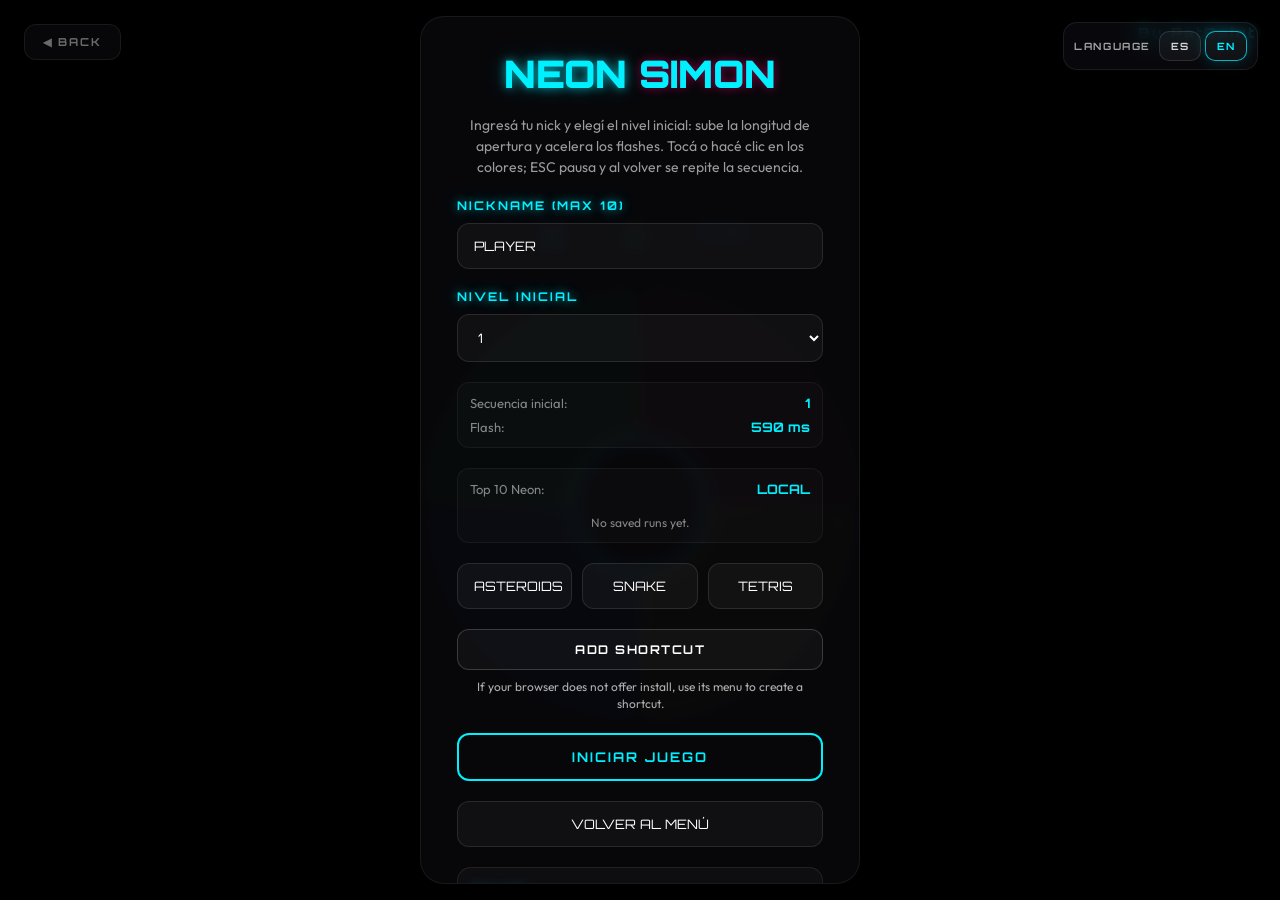
<file: simon.html>
<!DOCTYPE html>
<html lang="es">
<head>
    <meta charset="UTF-8">
    <meta name="viewport" content="width=device-width, initial-scale=1.0">
    <title>Neon Simon | Juego Retro-Moderno</title>
    <meta name="theme-color" content="#020204">
    <meta name="apple-mobile-web-app-capable" content="yes">
    <meta name="apple-mobile-web-app-status-bar-style" content="black-translucent">
    <link rel="manifest" href="manifest.webmanifest">
    <link rel="preconnect" href="https://fonts.googleapis.com">
    <link rel="preconnect" href="https://fonts.gstatic.com" crossorigin>
    <link href="https://fonts.googleapis.com/css2?family=Orbitron:wght@400;700;900&family=Outfit:wght@300;400;600&display=swap" rel="stylesheet">
    <style>
        :root {
            --bg-color: #000000;
            --panel-bg: rgba(10, 10, 15, 0.7);
            --border-color: rgba(255, 255, 255, 0.07);
            --neon-green: #39ff14;
            --neon-red: #ff073a;
            --neon-yellow: #ffcc00;
            --neon-blue: #0066ff;
            --neon-cyan: #00f0ff;
            --glow-cyan: 0 0 10px rgba(0, 240, 255, 0.6), 0 0 20px rgba(0, 240, 255, 0.3);
        }

        * {
            margin: 0;
            padding: 0;
            box-sizing: border-box;
            user-select: none;
            -webkit-user-select: none;
        }

        body {
            background-color: var(--bg-color);
            color: #ffffff;
            font-family: 'Outfit', sans-serif;
            overflow: hidden;
            width: 100vw;
            height: 100vh;
            position: relative;
            display: flex;
            flex-direction: column;
            justify-content: center;
            align-items: center;
            padding-top: 60px;
        }

        /* Botón Volver */
        .back-btn {
            position: absolute;
            top: 24px;
            left: 24px;
            z-index: 50;
            text-decoration: none;
            font-family: 'Orbitron', sans-serif;
            font-size: 11px;
            font-weight: 700;
            letter-spacing: 2px;
            color: rgba(255, 255, 255, 0.4);
            background: var(--panel-bg);
            border: 1px solid var(--border-color);
            padding: 10px 18px;
            border-radius: 12px;
            backdrop-filter: blur(12px);
            box-shadow: 0 4px 20px rgba(0, 0, 0, 0.3);
            transition: all 0.2s ease;
        }

        .back-btn:hover {
            color: var(--neon-cyan);
            border-color: var(--neon-cyan);
            box-shadow: var(--glow-cyan);
            transform: translateY(-2px);
        }

        .branding {
            position: absolute;
            top: 24px;
            right: 24px;
            z-index: 50;
            font-family: 'Orbitron', sans-serif;
            font-size: 14px;
            font-weight: 900;
            letter-spacing: 2px;
            color: var(--neon-cyan);
            text-shadow: var(--glow-cyan);
        }

        /* HUD */
        #hud {
            margin-bottom: 24px;
            z-index: 10;
            display: flex;
            gap: 16px;
            padding: 10px 24px;
            background: var(--panel-bg);
            border: 1px solid var(--border-color);
            border-radius: 16px;
            backdrop-filter: blur(12px);
            box-shadow: 0 8px 32px rgba(0, 0, 0, 0.5);
        }

        .hud-panel {
            display: flex;
            flex-direction: column;
            align-items: center;
            padding: 0 12px;
            border-right: 1px solid rgba(255, 255, 255, 0.1);
        }

        .hud-panel:last-child {
            border-right: none;
        }

        .pause-chip {
            border-radius: 12px;
            border: 1px solid rgba(255,255,255,0.1);
            background: rgba(255,255,255,0.04);
            color: var(--neon-cyan);
            font-family: 'Orbitron', sans-serif;
            font-size: 11px;
            padding: 10px 14px;
            cursor: pointer;
        }

        .hud-label {
            font-size: 9px;
            letter-spacing: 1px;
            color: rgba(255,255,255,0.4);
            margin-bottom: 2px;
        }

        .hud-val {
            font-family: 'Orbitron', monospace;
            font-size: 18px;
            font-weight: 700;
        }

        .val-score { color: var(--neon-cyan); text-shadow: var(--glow-cyan); }
        .val-high { color: var(--neon-green); text-shadow: 0 0 10px rgba(57,255,20,0.4); }

        /* Canvas */
        #boardContainer {
            z-index: 5;
            display: flex;
            justify-content: center;
            align-items: center;
        }

        #gameCanvas {
            background: #000000;
            display: block;
            cursor: pointer;
        }

        /* Overlays */
        .overlay-screen {
            position: absolute;
            top: 0;
            left: 0;
            width: 100%;
            height: 100%;
            background: rgba(0, 0, 0, 0.85);
            backdrop-filter: blur(8px);
            z-index: 100;
            display: flex;
            justify-content: center;
            align-items: center;
            padding: 16px;
        }

        .overlay-screen.hidden {
            display: none;
        }

        .hidden {
            display: none !important;
        }

        .menu-content {
            background: var(--panel-bg);
            border: 1px solid var(--border-color);
            padding: clamp(20px, 4vh, 40px);
            border-radius: 24px;
            max-width: 440px;
            width: min(92vw, 440px);
            max-height: calc(100vh - 32px);
            overflow-y: auto;
            overscroll-behavior: contain;
            box-sizing: border-box;
            text-align: center;
            box-shadow: 0 20px 50px rgba(0, 0, 0, 0.6);
            display: flex;
            flex-direction: column;
            align-items: center;
            gap: 20px;
            animation: zoomIn 0.3s cubic-bezier(0.16, 1, 0.3, 1);
        }

        .menu-content::-webkit-scrollbar { width: 8px; }
        .menu-content::-webkit-scrollbar-thumb { background: rgba(0, 240, 255, 0.35); border-radius: 999px; }

        .game-title {
            font-family: 'Orbitron', sans-serif;
            font-size: 38px;
            font-weight: 900;
            color: var(--neon-cyan);
            text-shadow: var(--glow-cyan);
            line-height: 1.1;
        }

        .game-title span {
            color: var(--neon-pink);
            text-shadow: 0 0 10px rgba(255,0,127,0.5);
        }

        .game-subtitle {
            font-size: 14px;
            color: rgba(255,255,255,0.6);
            line-height: 1.5;
        }

        .action-btn {
            width: 100%;
            background: transparent;
            color: var(--neon-cyan);
            border: 2px solid var(--neon-cyan);
            padding: 14px;
            font-family: 'Orbitron', sans-serif;
            font-weight: 700;
            letter-spacing: 2px;
            border-radius: 12px;
            cursor: pointer;
            transition: all 0.2s ease;
        }

        .action-btn:hover {
            background: var(--neon-cyan);
            color: #000000;
            box-shadow: var(--glow-cyan);
        }

        .stats-preview {
            width: 100%;
            background: rgba(255,255,255,0.02);
            border: 1px solid rgba(255,255,255,0.05);
            border-radius: 12px;
            padding: 12px;
            display: flex;
            flex-direction: column;
            gap: 8px;
        }

        .preview-item {
            display: flex;
            justify-content: space-between;
            font-size: 13px;
        }

        .preview-lbl { color: rgba(255,255,255,0.5); }
        .preview-val { font-family: 'Orbitron', monospace; font-weight: 700; color: var(--neon-cyan); }

        .game-status-text {
            font-family: 'Orbitron', sans-serif;
            font-size: 13px;
            letter-spacing: 2px;
            color: rgba(255, 255, 255, 0.4);
            margin-top: 16px;
            text-transform: uppercase;
        }

        .level-selector {
            width: 100%;
            display: flex;
            flex-direction: column;
            gap: 10px;
            text-align: left;
        }

        .level-selector label {
            font-family: 'Orbitron', sans-serif;
            font-size: 12px;
            font-weight: 700;
            letter-spacing: 2px;
            color: var(--neon-cyan);
            text-shadow: var(--glow-cyan);
        }

        .menu-input {
            width: 100%;
            border-radius: 12px;
            border: 1px solid rgba(255,255,255,0.1);
            background: rgba(255,255,255,0.04);
            color: #ffffff;
            font-family: 'Orbitron', sans-serif;
            font-size: 13px;
            padding: 14px 16px;
            text-transform: uppercase;
        }

        .menu-input:focus {
            outline: none;
            border-color: var(--neon-cyan);
            box-shadow: var(--glow-cyan);
        }

        .level-selector select,
        .menu-back-btn {
            width: 100%;
            border-radius: 12px;
            border: 1px solid rgba(255,255,255,0.1);
            background: rgba(255,255,255,0.04);
            color: #ffffff;
            font-family: 'Orbitron', sans-serif;
            font-size: 13px;
            padding: 14px 16px;
        }

        .menu-back-btn { text-decoration: none; text-align: center; }

        .leaderboard-list {
            display: flex;
            flex-direction: column;
            gap: 6px;
            margin-top: 10px;
        }

        .leaderboard-row {
            display: grid;
            grid-template-columns: 28px 1fr auto;
            gap: 8px;
            align-items: center;
            font-size: 12px;
        }

        .leaderboard-rank,
        .leaderboard-score { font-family: 'Orbitron', monospace; }
        .leaderboard-rank { color: rgba(255,255,255,0.5); }
        .leaderboard-name { color: rgba(255,255,255,0.82); }
        .leaderboard-score { color: var(--neon-cyan); text-shadow: var(--glow-cyan); }
        .leaderboard-empty { color: rgba(255,255,255,0.5); font-size: 12px; }

        .quick-links {
            width: 100%;
            display: grid;
            grid-template-columns: repeat(3, minmax(0, 1fr));
            gap: 10px;
        }

        @keyframes zoomIn {
            from { opacity: 0; transform: scale(0.95); }
            to { opacity: 1; transform: scale(1); }
        }

        @media (max-width: 480px) {
            .back-btn { top: 12px; left: 12px; padding: 6px 12px; font-size: 9px; }
            .branding { top: 12px; right: 12px; font-size: 10px; }
            #hud { top: 12px; padding: 6px 16px; }
            .hud-val { font-size: 15px; }
            .game-title { font-size: 28px; }
            .quick-links { grid-template-columns: 1fr; }
        }
    </style>
</head>
<body>
    <a href="index.html" class="back-btn">◀ VOLVER</a>
    <div class="branding">By PatSaint</div>

    <div id="hud">
        <div class="hud-panel">
            <span class="hud-label">PUNTOS</span>
            <span id="scoreDisplay" class="hud-val val-score">0</span>
        </div>
        <div class="hud-panel">
            <span class="hud-label">RÉCORD</span>
            <span id="highScoreDisplay" class="hud-val val-high">0</span>
        </div>
        <button id="pauseButton" class="pause-chip">PAUSA</button>
    </div>

    <div id="boardContainer">
        <canvas id="gameCanvas"></canvas>
    </div>

    <div id="statusText" class="game-status-text">
        CARGANDO...
    </div>

    <!-- Overlays -->
    <div id="overlay" class="overlay-screen">
        <!-- Start Screen -->
        <div id="startScreen" class="menu-content">
            <h1 class="game-title">NEON <span>SIMON</span></h1>
            <p class="game-subtitle" data-touch-text="Ingresá tu nick y elegí el nivel inicial: sube la longitud de apertura y acelera los flashes. Tocá los colores; al volver desde pausa Simon repite la secuencia." data-desktop-text="Ingresá tu nick y elegí el nivel inicial: sube la longitud de apertura y acelera los flashes. Tocá o hacé clic en los colores; ESC pausa y al volver se repite la secuencia.">Ingresá tu nick y elegí el nivel inicial: sube la longitud de apertura y acelera los flashes. Tocá o hacé clic en los colores; ESC pausa y al volver se repite la secuencia.</p>
            <div class="level-selector">
                <label for="nicknameInput">NICKNAME (MAX 10)</label>
                <input id="nicknameInput" class="menu-input" type="text" maxlength="10" placeholder="PLAYER" autocomplete="off">
            </div>
            <div class="level-selector">
                <label for="levelSelect">NIVEL INICIAL</label>
                <select id="levelSelect">
                    <option value="1">1</option><option value="2">2</option><option value="3">3</option><option value="4">4</option><option value="5">5</option><option value="6">6</option><option value="7">7</option><option value="8">8</option><option value="9">9</option><option value="10">10</option>
                </select>
            </div>
            <div class="stats-preview">
                <div class="preview-item"><span class="preview-lbl">Secuencia inicial:</span><span id="sequencePreview" class="preview-val">--</span></div>
                <div class="preview-item"><span class="preview-lbl">Flash:</span><span id="flashPreview" class="preview-val">--</span></div>
            </div>
            <div class="stats-preview">
                <div class="preview-item"><span class="preview-lbl">Top 10 Neon:</span><span class="preview-val">LOCAL</span></div>
                <div id="leaderboardStart" class="leaderboard-list"></div>
            </div>
            <div class="quick-links">
                <a href="asteroids.html" class="menu-back-btn">ASTEROIDS</a>
                <a href="snake.html" class="menu-back-btn">SNAKE</a>
                <a href="tetris.html" class="menu-back-btn">TETRIS</a>
            </div>
            <div data-install-slot></div>
            <button id="startButton" class="action-btn" data-touch-text="TOCÁ PARA EMPEZAR" data-desktop-text="INICIAR JUEGO">INICIAR JUEGO</button>
            <a href="index.html" class="menu-back-btn">VOLVER AL MENÚ</a>
        </div>

        <div id="pauseScreen" class="menu-content hidden">
            <h2 class="game-title">PAUSA <span>SIMON</span></h2>
            <p class="game-subtitle" data-touch-text="Reanudá con el botón y, para no confundirte, Simon repite toda la secuencia actual." data-desktop-text="Reanudá con ESC. Para no confundirte, al volver Simon repite toda la secuencia actual.">Reanudá con ESC. Para no confundirte, al volver Simon repite toda la secuencia actual.</p>
            <div class="stats-preview">
                <div class="preview-item"><span class="preview-lbl">Jugador:</span><span id="pauseNick" class="preview-val">PLAYER</span></div>
                <div class="preview-item"><span class="preview-lbl">Secuencia lograda:</span><span id="pauseScore" class="preview-val">0</span></div>
            </div>
            <div class="stats-preview">
                <div class="preview-item"><span class="preview-lbl">Top 10:</span><span class="preview-val">LOCAL</span></div>
                <div id="leaderboardPause" class="leaderboard-list"></div>
            </div>
            <div class="quick-links">
                <a href="asteroids.html" class="menu-back-btn">ASTEROIDS</a>
                <a href="snake.html" class="menu-back-btn">SNAKE</a>
                <a href="tetris.html" class="menu-back-btn">TETRIS</a>
            </div>
            <button id="resumeButton" class="action-btn">REANUDAR</button>
            <button id="pauseRestartButton" class="action-btn">REINICIAR</button>
            <a href="index.html" class="menu-back-btn">IR AL HOME</a>
        </div>

        <!-- End Screen -->
        <div id="endScreen" class="menu-content hidden">
            <h2 id="endTitle" class="game-title" style="color: #ff073a; text-shadow: 0 0 10px rgba(255,7,58,0.5);">FIN DEL JUEGO</h2>
            <div class="stats-preview">
                <div class="preview-item">
                    <span class="preview-lbl">Secuencia Lograda:</span>
                    <span id="finalScore" class="preview-val">0</span>
                </div>
                <div class="preview-item">
                    <span class="preview-lbl">Mejor Puntaje:</span>
                    <span id="finalHighScore" class="preview-val">0</span>
                </div>
            </div>
            <div class="stats-preview">
                <div class="preview-item"><span class="preview-lbl">Top 10:</span><span class="preview-val">LOCAL</span></div>
                <div id="leaderboardEnd" class="leaderboard-list"></div>
            </div>
            <div class="quick-links">
                <a href="asteroids.html" class="menu-back-btn">ASTEROIDS</a>
                <a href="snake.html" class="menu-back-btn">SNAKE</a>
                <a href="tetris.html" class="menu-back-btn">TETRIS</a>
            </div>
            <button id="restartButton" class="action-btn">JUGAR DE NUEVO</button>
        </div>
    </div>

    <script src="app-shell.js"></script>
    <script>
        const canvas = document.getElementById('gameCanvas');
        const ctx = canvas.getContext('2d');

        const scoreDisplay = document.getElementById('scoreDisplay');
        const highScoreDisplay = document.getElementById('highScoreDisplay');
        const statusText = document.getElementById('statusText');

        const overlay = document.getElementById('overlay');
        const startScreen = document.getElementById('startScreen');
        const pauseScreen = document.getElementById('pauseScreen');
        const endScreen = document.getElementById('endScreen');
        const endTitle = document.getElementById('endTitle');
        const finalScore = document.getElementById('finalScore');
        const finalHighScore = document.getElementById('finalHighScore');
        const levelSelect = document.getElementById('levelSelect');
        const sequencePreview = document.getElementById('sequencePreview');
        const flashPreview = document.getElementById('flashPreview');
        const nicknameInput = document.getElementById('nicknameInput');
        const leaderboardStart = document.getElementById('leaderboardStart');
        const leaderboardPause = document.getElementById('leaderboardPause');
        const leaderboardEnd = document.getElementById('leaderboardEnd');
        const pauseNick = document.getElementById('pauseNick');
        const pauseScore = document.getElementById('pauseScore');

        const startButton = document.getElementById('startButton');
        const restartButton = document.getElementById('restartButton');
        const resumeButton = document.getElementById('resumeButton');
        const pauseRestartButton = document.getElementById('pauseRestartButton');
        const pauseButton = document.getElementById('pauseButton');

        // Estados
        const STATES = { START: 'START', CPU: 'CPU', USER: 'USER', PAUSED: 'PAUSED', GAMEOVER: 'GAMEOVER' };
        let currentState = STATES.START;

        // Variables
        let sequence = [];
        let userSequenceIndex = 0;
        let score = 0;
        let topScores = loadTopScores();
        let highScore = topScores[0]?.score || 0;
        let currentNickname = 'PLAYER';
        const uiHelper = window.BORED_UI;
        const audio = window.BORED_AUDIO;
        const i18n = window.BORED_I18N;
        let scheduledTimeouts = [];

        let diskSize = 360;
        let centerRadius = 50;
        let initialSequenceLength = 1;
        let flashInterval = 600;

        // Sectores de Botones
        const BUTTONS = [
            { id: 0, color: '#39ff14', rawColor: 'rgba(57, 255, 20, 0.15)', activeColor: '#39ff14', startAngle: -Math.PI, endAngle: -Math.PI/2, glow: 'rgba(57,255,20,0.6)', flashTime: 0 }, // Verde (Top-Left)
            { id: 1, color: '#ff073a', rawColor: 'rgba(255, 7, 58, 0.15)', activeColor: '#ff073a', startAngle: -Math.PI/2, endAngle: 0, glow: 'rgba(255,7,58,0.6)', flashTime: 0 }, // Rojo (Top-Right)
            { id: 2, color: '#ffcc00', rawColor: 'rgba(255, 204, 0, 0.15)', activeColor: '#ffcc00', startAngle: 0, endAngle: Math.PI/2, glow: 'rgba(255,204,0,0.6)', flashTime: 0 }, // Amarillo (Bottom-Right)
            { id: 3, color: '#0066ff', rawColor: 'rgba(0, 102, 255, 0.15)', activeColor: '#0066ff', startAngle: Math.PI/2, endAngle: Math.PI, glow: 'rgba(0,102,255,0.6)', flashTime: 0 }  // Azul (Bottom-Left)
        ];

        let pulseWaves = []; // Efecto de ondas expansivas al tocar
        highScoreDisplay.textContent = highScore;
        nicknameInput.value = currentNickname;
        uiHelper?.attachNicknameValidation(nicknameInput);
        renderTopScores();

        function sanitizeNickname(value) {
            return uiHelper?.normalizeNickname(value) || '';
        }

        function loadTopScores() {
            try {
                const parsed = JSON.parse(localStorage.getItem('neonSimonTop10') || '[]');
                return Array.isArray(parsed) ? parsed : [];
            } catch {
                return [];
            }
        }

        function saveTopScore() {
            if (score <= 0) return;
            topScores.push({ nick: currentNickname, score, level: Number(levelSelect.value || 1) });
            topScores = topScores
                .sort((a, b) => b.score - a.score || b.level - a.level || a.nick.localeCompare(b.nick))
                .slice(0, 10);
            localStorage.setItem('neonSimonTop10', JSON.stringify(topScores));
            highScore = topScores[0]?.score || 0;
            highScoreDisplay.textContent = highScore;
            renderTopScores();
        }

        function renderTopScores() {
            const markup = topScores.length
                ? topScores.map((entry, index) => `
                    <div class="leaderboard-row">
                        <span class="leaderboard-rank">#${index + 1}</span>
                        <span class="leaderboard-name">${entry.nick} · Nv ${entry.level}</span>
                        <span class="leaderboard-score">${entry.score}</span>
                    </div>
                `).join('')
                : `<div class="leaderboard-empty">${i18n?.lang === 'en' ? 'No saved runs yet.' : 'Todavía no hay partidas guardadas.'}</div>`;
            [leaderboardStart, leaderboardPause, leaderboardEnd].forEach((target) => {
                if (target) target.innerHTML = markup;
            });
        }

        function schedule(callback, delay) {
            const id = setTimeout(() => {
                scheduledTimeouts = scheduledTimeouts.filter((item) => item !== id);
                callback();
            }, delay);
            scheduledTimeouts.push(id);
        }

        function clearScheduled() {
            scheduledTimeouts.forEach(clearTimeout);
            scheduledTimeouts = [];
        }

        function showMenu(screen) {
            overlay.classList.remove('hidden');
            startScreen.classList.add('hidden');
            pauseScreen.classList.add('hidden');
            endScreen.classList.add('hidden');
            screen.classList.remove('hidden');
        }

        function resizeGame() {
            const width = window.innerWidth;
            const height = window.innerHeight;

            diskSize = Math.max(240, Math.min(420, width - 40, height - 200));
            centerRadius = diskSize * 0.16;

            canvas.width = diskSize + 20; // pequeño margen de dibujo
            canvas.height = diskSize + 20;
        }

        function updateLevelSettings() {
            const level = Number(levelSelect.value || 1);
            initialSequenceLength = 1 + Math.floor(level / 2);
            flashInterval = Math.max(260, 620 - level * 30);
            sequencePreview.textContent = `${initialSequenceLength}`;
            flashPreview.textContent = `${flashInterval} ms`;
        }

        // --- CONTROLES ---
        window.addEventListener('resize', resizeGame);
        levelSelect.addEventListener('change', updateLevelSettings);
        window.addEventListener('keydown', (e) => {
            if (['Space', 'Escape'].includes(e.code)) e.preventDefault();
            if (e.code === 'Escape') {
                if (currentState === STATES.CPU || currentState === STATES.USER) pauseGame();
                else if (currentState === STATES.PAUSED) resumeGame();
                return;
            }
            if (e.code === 'Space') {
                if (currentState === STATES.START || currentState === STATES.GAMEOVER) startGame();
            }
        });

        canvas.addEventListener('click', (e) => {
            if (currentState !== STATES.USER) return;

            const rect = canvas.getBoundingClientRect();
            const clickX = e.clientX - rect.left - canvas.width / 2;
            const clickY = e.clientY - rect.top - canvas.height / 2;

            const distance = Math.sqrt(clickX * clickX + clickY * clickY);
            
            // Si hace clic fuera del disco o en el centro inactivo, ignorar
            if (distance > diskSize / 2 || distance < centerRadius) return;

            // Encontrar sector según ángulo (-PI a PI)
            let angle = Math.atan2(clickY, clickX);
            
            // Mapear ángulo a sector correspondiente
            let clickedBtnId = -1;
            BUTTONS.forEach(btn => {
                let checkAngle = angle;
                // Ajuste de límites para cuadrante 4
                if (btn.startAngle === Math.PI/2 && checkAngle < -Math.PI/2) {
                    checkAngle += Math.PI * 2;
                }
                // Ajuste de límites para cuadrante 1
                if (btn.startAngle === -Math.PI && checkAngle > 0) {
                    checkAngle -= Math.PI * 2;
                }

                if (checkAngle >= btn.startAngle && checkAngle < btn.endAngle) {
                    clickedBtnId = btn.id;
                }
            });

            if (clickedBtnId !== -1) {
                handleUserClick(clickedBtnId);
            }
        });

        // Touch support
        canvas.addEventListener('touchstart', (e) => {
            if (currentState !== STATES.USER || !e.touches[0]) return;
            e.preventDefault();

            const rect = canvas.getBoundingClientRect();
            const clickX = e.touches[0].clientX - rect.left - canvas.width / 2;
            const clickY = e.touches[0].clientY - rect.top - canvas.height / 2;

            const distance = Math.sqrt(clickX * clickX + clickY * clickY);
            if (distance > diskSize / 2 || distance < centerRadius) return;

            let angle = Math.atan2(clickY, clickX);
            let clickedBtnId = -1;
            BUTTONS.forEach(btn => {
                let checkAngle = angle;
                if (btn.startAngle === Math.PI/2 && checkAngle < -Math.PI/2) checkAngle += Math.PI * 2;
                if (btn.startAngle === -Math.PI && checkAngle > 0) checkAngle -= Math.PI * 2;

                if (checkAngle >= btn.startAngle && checkAngle < btn.endAngle) {
                    clickedBtnId = btn.id;
                }
            });

            if (clickedBtnId !== -1) {
                handleUserClick(clickedBtnId);
            }
        });

        startButton.addEventListener('click', startGame);
        restartButton.addEventListener('click', startGame);
        resumeButton.addEventListener('click', resumeGame);
        pauseRestartButton.addEventListener('click', startGame);
        pauseButton.addEventListener('click', () => {
            if (currentState === STATES.CPU || currentState === STATES.USER) pauseGame();
            else if (currentState === STATES.PAUSED) resumeGame();
        });

        function startGame() {
            clearScheduled();
            const validatedNickname = uiHelper?.requireNickname(nicknameInput, { message: i18n?.lang === 'en' ? 'Enter your name before starting Simon.' : 'Ingresá tu nombre antes de arrancar Simon.' }) ?? sanitizeNickname(nicknameInput.value);
            if (!validatedNickname) {
                return;
            }
            currentNickname = validatedNickname;
            nicknameInput.value = currentNickname;
            sequence = [];
            score = 0;
            scoreDisplay.textContent = 0;
            updateLevelSettings();

            currentState = STATES.CPU;
            overlay.classList.add('hidden');
            statusText.textContent = i18n?.lang === 'en' ? 'Watch Closely' : 'Presta Atención';
            statusText.style.color = 'rgba(255, 255, 255, 0.4)';
            audio?.play('gameStart');

            resizeGame();
            pulseWaves = [];
            
            schedule(nextRound, 1000);
        }

        function nextRound() {
            const additions = sequence.length === 0 ? initialSequenceLength : 1;
            for (let i = 0; i < additions; i++) {
                sequence.push(Math.floor(Math.random() * 4));
            }
            score = sequence.length - 1;
            scoreDisplay.textContent = score;

            playSequence();
        }

        function playSequence() {
            clearScheduled();
            currentState = STATES.CPU;
            statusText.textContent = i18n?.lang === 'en' ? 'Watch Closely' : 'Presta Atención';
            statusText.style.color = 'rgba(255, 255, 255, 0.4)';

            let idx = 0;
            const playStep = () => {
                if (idx >= sequence.length) {
                    startUserTurn();
                    return;
                }

                flashButton(sequence[idx]);
                idx++;
                schedule(playStep, flashInterval);
            };
            schedule(playStep, flashInterval);
        }

        function flashButton(id) {
            const btn = BUTTONS[id];
            btn.flashTime = 20; // 20 frames de destello brillante
            audio?.play(['simonGreen', 'simonRed', 'simonYellow', 'simonBlue'][id]);

            // Lanzar onda expansiva
            pulseWaves.push({
                radius: centerRadius,
                maxRadius: diskSize / 2,
                color: btn.color,
                alpha: 1.0,
                growSpeed: 3.5
            });
        }

        function startUserTurn() {
            currentState = STATES.USER;
            userSequenceIndex = 0;
            statusText.textContent = i18n?.lang === 'en' ? 'Your Turn' : 'Tu Turno';
            statusText.style.color = varColor('--neon-cyan');
        }

        function handleUserClick(id) {
            if (currentState !== STATES.USER) return;
            flashButton(id);

            // Comprobar secuencia
            if (id === sequence[userSequenceIndex]) {
                userSequenceIndex++;
                // ¿Completó la secuencia de la ronda?
                if (userSequenceIndex === sequence.length) {
                    currentState = STATES.CPU;
                    statusText.textContent = i18n?.lang === 'en' ? 'Nice!' : '¡Bien!';
                    statusText.style.color = '#39ff14';
                    audio?.play('simonSuccess');
                    schedule(nextRound, 1000);
                }
            } else {
                // Falló
                triggerGameOver();
            }
        }

        function pauseGame() {
            clearScheduled();
            currentState = STATES.PAUSED;
            pauseNick.textContent = currentNickname;
            pauseScore.textContent = score;
            renderTopScores();
            showMenu(pauseScreen);
        }

        function resumeGame() {
            overlay.classList.add('hidden');
            statusText.textContent = i18n?.lang === 'en' ? 'Repeating Sequence' : 'Repitiendo Secuencia';
            statusText.style.color = varColor('--neon-cyan');
            schedule(playSequence, 300);
        }

        function triggerGameOver() {
            clearScheduled();
            currentState = STATES.GAMEOVER;
            statusText.textContent = i18n?.lang === 'en' ? 'Wrong Sequence' : 'Secuencia Incorrecta';
            statusText.style.color = '#ff073a';
            audio?.play('simonFail');

            // Parpadear todo en rojo
            BUTTONS.forEach(b => b.flashTime = 30);

            saveTopScore();

            finalScore.textContent = score;
            finalHighScore.textContent = highScore;

            schedule(() => {
                renderTopScores();
                showMenu(endScreen);
            }, 1000);
        }

        function varColor(variableName) {
            return getComputedStyle(document.documentElement).getPropertyValue(variableName).trim();
        }

        // --- RENDERIZADO ---
        function draw() {
            const cx = canvas.width / 2;
            const cy = canvas.height / 2;
            const radius = diskSize / 2;

            ctx.fillStyle = '#000000';
            ctx.fillRect(0, 0, canvas.width, canvas.height);

            // 1. Dibujar Ondas Expansivas (Detrás de los botones)
            ctx.save();
            for (let i = pulseWaves.length - 1; i >= 0; i--) {
                const w = pulseWaves[i];
                w.radius += w.growSpeed;
                w.alpha -= 0.035;

                if (w.alpha <= 0 || w.radius >= w.maxRadius) {
                    pulseWaves.splice(i, 1);
                    continue;
                }

                ctx.strokeStyle = w.color;
                ctx.lineWidth = 4;
                ctx.globalAlpha = w.alpha;
                ctx.shadowBlur = 10;
                ctx.shadowColor = w.color;

                ctx.beginPath();
                ctx.arc(cx, cy, w.radius, 0, Math.PI * 2);
                ctx.stroke();
            }
            ctx.restore();

            // 2. Dibujar Sectores de Simon
            BUTTONS.forEach(btn => {
                ctx.save();
                const isFlashing = btn.flashTime > 0;
                if (isFlashing) btn.flashTime--;

                // Configurar luces
                const isCurrentStateCPU = currentState === STATES.CPU;
                ctx.fillStyle = isFlashing ? btn.activeColor : btn.rawColor;
                ctx.strokeStyle = btn.color;
                ctx.lineWidth = isFlashing ? 3 : 1.5;
                ctx.shadowBlur = isFlashing ? 20 : 6;
                ctx.shadowColor = btn.color;

                // Dibujar arco de sector circular
                ctx.beginPath();
                ctx.arc(cx, cy, radius, btn.startAngle + 0.04, btn.endAngle - 0.04);
                ctx.arc(cx, cy, centerRadius, btn.endAngle - 0.04, btn.startAngle + 0.04, true);
                ctx.closePath();
                ctx.fill();
                ctx.stroke();
                ctx.restore();
            });

            // 3. Eje central inactivo (Circulo Negro con Anillo Neón)
            ctx.save();
            ctx.shadowBlur = 15;
            ctx.shadowColor = varColor('--neon-cyan');
            ctx.strokeStyle = varColor('--neon-cyan');
            ctx.fillStyle = '#000000';
            ctx.lineWidth = 2.5;

            ctx.beginPath();
            ctx.arc(cx, cy, centerRadius - 2, 0, Math.PI * 2);
            ctx.fill();
            ctx.stroke();

            // Sello estético de Simon
            ctx.fillStyle = 'rgba(255,255,255,0.06)';
            ctx.shadowBlur = 0;
            ctx.font = `bold ${Math.floor(centerRadius * 0.32)}px 'Orbitron', sans-serif`;
            ctx.textAlign = 'center';
            ctx.textBaseline = 'middle';
            ctx.fillText("SIMON", cx, cy);
            ctx.restore();
        }

        function gameLoop() {
            draw();
            requestAnimationFrame(gameLoop);
        }

        updateLevelSettings();
        resizeGame();
        statusText.textContent = i18n?.lang === 'en' ? 'Ready to Play' : 'Listo para Jugar';
        const applyLanguage = (lang = i18n?.lang || 'es') => { document.querySelector('.back-btn').textContent = lang === 'en' ? '◀ BACK' : '◀ VOLVER'; document.getElementById('pauseButton').textContent = lang === 'en' ? 'PAUSE' : 'PAUSA'; document.getElementById('resumeButton').textContent = lang === 'en' ? 'RESUME' : 'REANUDAR'; document.getElementById('pauseRestartButton').textContent = lang === 'en' ? 'RESTART' : 'REINICIAR'; document.getElementById('restartButton').textContent = lang === 'en' ? 'PLAY AGAIN' : 'JUGAR DE NUEVO'; renderTopScores(); };
        i18n?.onLanguageChange(applyLanguage);
        applyLanguage();
        gameLoop();
    </script>
</body>
</html>
</file>
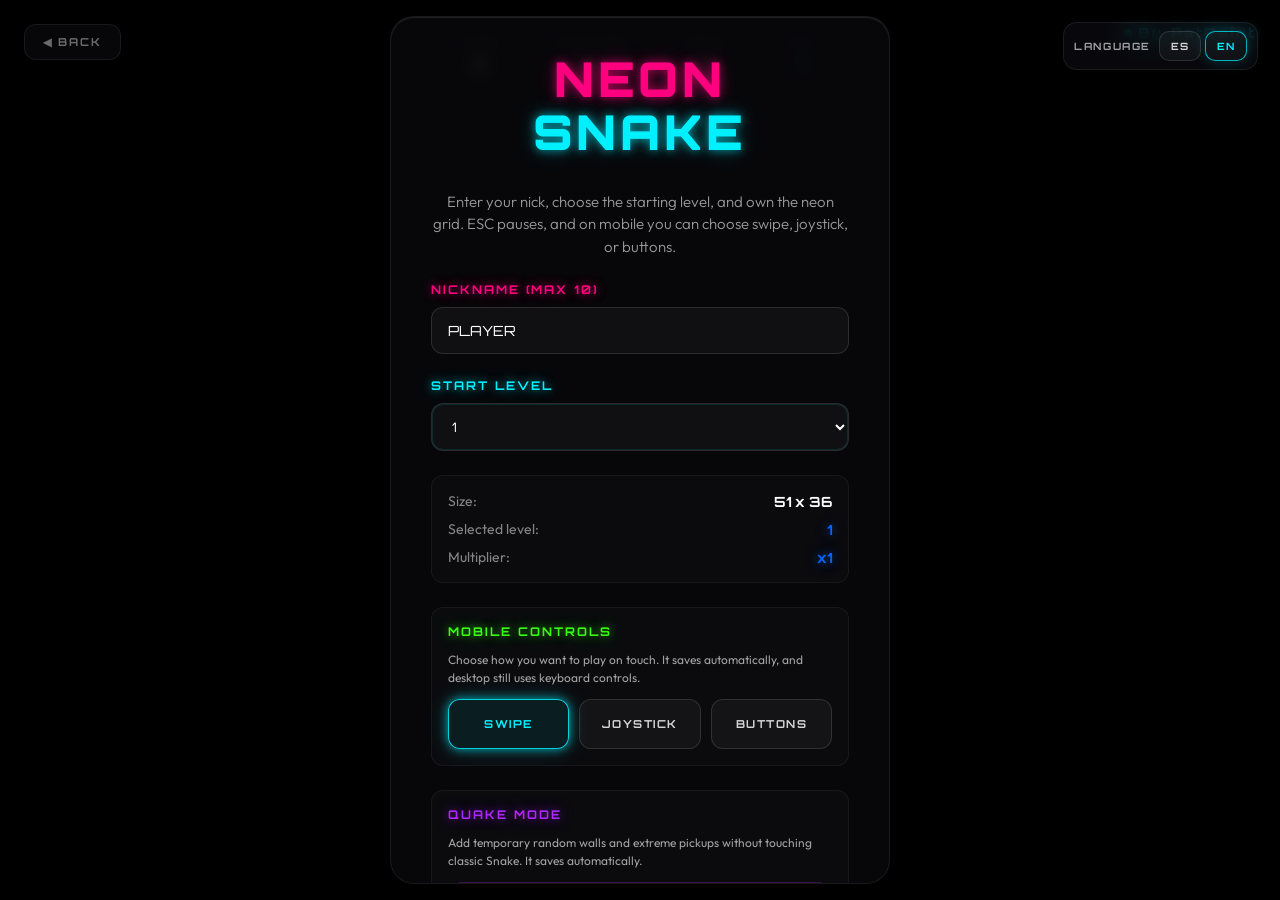
<file: snake.html>
<!DOCTYPE html>
<html lang="es">
<head>
    <meta charset="UTF-8">
    <meta name="viewport" content="width=device-width, initial-scale=1.0">
    <title>Neon Snake | Juego Retro-Moderno</title>
    <meta name="theme-color" content="#020204">
    <meta name="apple-mobile-web-app-capable" content="yes">
    <meta name="apple-mobile-web-app-status-bar-style" content="black-translucent">
    <link rel="manifest" href="manifest.webmanifest">
    <link rel="preconnect" href="https://fonts.googleapis.com">
    <link rel="preconnect" href="https://fonts.gstatic.com" crossorigin>
    <link href="https://fonts.googleapis.com/css2?family=Orbitron:wght@400;700;900&family=Outfit:wght@300;400;600&display=swap" rel="stylesheet">
    <link rel="stylesheet" href="snake.css">
</head>
<body data-i18n-title="snake.meta.title">
    <!-- Botón Volver al Menú Principal -->
    <a href="index.html" class="back-btn" data-i18n="common.back">◀ VOLVER</a>
    <div class="branding">By PatSaint</div>

    <!-- Canvas del Juego -->
    <canvas id="gameCanvas"></canvas>

    <!-- Interfaz de Usuario / HUD -->
    <div id="hud">
        <div class="hud-panel">
            <div class="hud-label" data-i18n="common.score">PUNTOS</div>
            <div id="score" class="hud-value">0</div>
        </div>
        <div class="hud-panel">
            <div class="hud-label" data-i18n="common.highScore">RÉCORD</div>
            <div id="highScore" class="hud-value">0</div>
        </div>
        <div class="hud-panel">
            <div class="hud-label" data-i18n="snake.length">LARGO</div>
            <div id="snakeLength" class="hud-value">3</div>
        </div>
        <div class="hud-panel highlights">
            <div class="hud-label" data-i18n="common.level">NIVEL</div>
            <div id="levelDisplay" class="hud-value glowing-text-blue">1</div>
        </div>
    </div>

    <!-- Pantallas de Estado (Overlay) -->
    <div id="overlay" class="overlay-screen">
        <!-- Pantalla de Inicio -->
        <div id="startScreen" class="menu-content">
            <h1 class="game-title neon-text-pink">NEON<br><span class="neon-text-cyan">SNAKE</span></h1>
            <p class="game-subtitle" data-touch-text="Ingresá tu nick, elegí el nivel inicial, definí tu control móvil y dominá la grilla neón. Tocá INICIAR y usá PAUSA cuando haga falta." data-desktop-text="Ingresá tu nick, elegí el nivel inicial y dominá la grilla neón. ESC pausa la partida y en móvil podés elegir swipe, joystick o botones.">Ingresá tu nick, elegí el nivel inicial y dominá la grilla neón. ESC pausa la partida y en móvil podés elegir swipe, joystick o botones.</p>
            <div class="form-group">
                <label for="nicknameInput" data-i18n="common.nicknameMax">NICKNAME (MAX 10)</label>
                <input id="nicknameInput" class="menu-input" type="text" maxlength="10" placeholder="PLAYER" data-i18n-placeholder="common.player" autocomplete="off">
            </div>
            <div class="level-selector">
                <label for="levelSelect" data-i18n="common.startLevel">NIVEL INICIAL</label>
                <select id="levelSelect">
                    <option value="1">1</option>
                    <option value="2">2</option>
                    <option value="3">3</option>
                    <option value="4">4</option>
                    <option value="5">5</option>
                    <option value="6">6</option>
                    <option value="7">7</option>
                    <option value="8">8</option>
                    <option value="9">9</option>
                    <option value="10">10</option>
                </select>
            </div>
            <div class="stats-preview">
                <div class="preview-item">
                    <span class="preview-label" data-i18n="common.dimension">Dimensión:</span>
                    <span id="gridDim" class="preview-value">-- x --</span>
                </div>
                <div class="preview-item">
                    <span class="preview-label" data-i18n="snake.selectedLevel">Nivel Seleccionado:</span>
                    <span id="levelPreview" class="preview-value glowing-text-blue">--</span>
                </div>
                <div class="preview-item">
                    <span class="preview-label" data-i18n="snake.multiplier">Multiplicador:</span>
                    <span id="multiplierPreview" class="preview-value glowing-text-blue">x1</span>
                </div>
            </div>
            <div class="settings-panel">
                <div class="settings-title" data-i18n="snake.mobileControls">CONTROL MÓVIL</div>
                <p class="settings-copy" data-i18n="snake.mobileControlsCopy">Elegí cómo querés jugar en táctil. Se guarda automáticamente y en desktop seguís usando teclado.</p>
                <div class="control-mode-selector" role="radiogroup" aria-label="Modo de control móvil Snake">
                    <label class="control-mode-option">
                        <input type="radio" name="mobileControlMode" value="swipe" checked>
                        <span>SWIPE</span>
                    </label>
                    <label class="control-mode-option">
                        <input type="radio" name="mobileControlMode" value="joystick">
                        <span>JOYSTICK</span>
                    </label>
                    <label class="control-mode-option">
                        <input type="radio" name="mobileControlMode" value="buttons">
                        <span data-i18n="snake.buttons">BOTONES</span>
                    </label>
                </div>
            </div>
            <div class="settings-panel">
                <div class="settings-title settings-title-quake" data-i18n="snake.quakeModeTitle">QUAKE MODE</div>
                <p class="settings-copy" data-i18n="snake.quakeModeCopy">Sumá muros aleatorios temporales y pickups extremos sin tocar el Snake clásico. Se guarda automáticamente.</p>
                <label class="toggle-option" for="quakeModeToggle">
                    <input id="quakeModeToggle" type="checkbox">
                    <span>
                        <strong data-i18n="snake.quakeModeToggle">ACTIVAR QUAKE</strong>
                        <small data-i18n="snake.quakeModeHint">Muros letales que desaparecen + bonus x10 temporal + item de puntaje negativo.</small>
                    </span>
                </label>
            </div>
            <div class="controls-guide">
                <div id="controlGuideKey" class="control-key" data-touch-text="SWIPE" data-desktop-text="▲ ▼ ◄ ►">▲ ▼ ◄ ►</div>
                <div id="controlGuidePrimary" class="control-desc" data-touch-text="Deslizá sobre la grilla para cambiar de dirección" data-desktop-text="o W A S D para moverte">o W A S D para moverte</div>
                <div id="controlGuideSecondary" class="control-desc" data-touch-text="Pausa táctica abajo • podés cambiar el modo desde este menú" data-desktop-text="ESC pausa • en móvil elegís swipe, joystick o botones">ESC pausa • en móvil elegís swipe, joystick o botones</div>
            </div>
            <div class="leaderboard-panel">
                <div class="leaderboard-title" data-i18n="common.top10Neon">TOP 10 NEON</div>
                <div id="leaderboardStart" class="leaderboard-list"></div>
            </div>
            <div class="quick-links">
                <a href="asteroids.html" class="quick-link">ASTEROIDS</a>
                <a href="simon.html" class="quick-link">SIMON</a>
                <a href="tetris.html" class="quick-link">TETRIS</a>
            </div>
            <div data-install-slot></div>
            <button id="startButton" class="action-btn" data-touch-text="TOCÁ PARA INICIAR" data-desktop-text="INICIAR JUEGO">INICIAR JUEGO</button>
            <a href="index.html" class="menu-back-btn" data-i18n="common.backToMenu">VOLVER AL MENÚ</a>
        </div>

        <!-- Pantalla de Game Over -->
        <div id="gameOverScreen" class="menu-content hidden">
            <h2 class="game-title neon-text-red" data-i18n="common.gameOver">FIN DEL JUEGO</h2>
            <div class="game-over-stats">
                <div class="stat-box">
                    <span class="stat-label" data-i18n="common.finalScore">Puntaje Final</span>
                    <span id="finalScore" class="stat-value">0</span>
                </div>
                <div class="stat-box">
                    <span class="stat-label" data-i18n="common.bestScore">Mejor Puntaje</span>
                    <span id="finalHighScore" class="stat-value">0</span>
                </div>
            </div>
            <div class="leaderboard-panel compact-panel">
                <div class="leaderboard-title" data-i18n="common.bestRuns">MEJORES PARTIDAS</div>
                <div id="leaderboardGameOver" class="leaderboard-list"></div>
            </div>
            <div class="quick-links">
                <a href="asteroids.html" class="quick-link">ASTEROIDS</a>
                <a href="simon.html" class="quick-link">SIMON</a>
                <a href="tetris.html" class="quick-link">TETRIS</a>
            </div>
            <p class="restart-prompt" data-touch-html="Tocá <span class='highlight-key'>JUGAR DE NUEVO</span> para volver a intentar" data-desktop-html="Presioná <span class='highlight-key'>ESPACIO</span> para volver a intentar">Presioná <span class="highlight-key">ESPACIO</span> para volver a intentar</p>
            <button id="restartButton" class="action-btn btn-red" data-i18n="common.playAgain">JUGAR DE NUEVO</button>
        </div>

        <!-- Pantalla de Pausa -->
        <div id="pauseScreen" class="menu-content hidden">
            <h2 class="game-title neon-text-yellow" data-i18n="common.pause">PAUSA</h2>
            <p class="pause-instruction" data-touch-html="Tocá <span class='highlight-key'>REANUDAR</span> o elegí tu próximo movimiento." data-desktop-html="Presioná <span class='highlight-key'>ESC</span> para continuar o elegí tu próximo movimiento.">Presioná <span class="highlight-key">ESC</span> para continuar o elegí tu próximo movimiento.</p>
            <div class="leaderboard-panel compact-panel">
                <div class="leaderboard-title" data-i18n="common.top10">TOP 10</div>
                <div id="leaderboardPause" class="leaderboard-list"></div>
            </div>
            <div class="quick-links">
                <a href="asteroids.html" class="quick-link">ASTEROIDS</a>
                <a href="simon.html" class="quick-link">SIMON</a>
                <a href="tetris.html" class="quick-link">TETRIS</a>
            </div>
            <button id="resumeButton" class="action-btn btn-yellow" data-i18n="common.resume">REANUDAR</button>
            <button id="pauseRestartButton" class="action-btn btn-red" data-i18n="common.restartMatch">REINICIAR PARTIDA</button>
            <a href="index.html" class="menu-back-btn" data-i18n="common.goHome">IR AL HOME</a>
        </div>

        <!-- Pantalla de Redimensionamiento -->
        <div id="resizeScreen" class="menu-content hidden">
            <h2 class="game-title neon-text-blue" data-i18n="common.windowChanged">VENTANA MODIFICADA</h2>
            <p class="game-subtitle" data-i18n="snake.resizeCopy">La rejilla y el nivel han sido adaptados al nuevo tamaño.</p>
            <div class="stats-preview">
                <div class="preview-item">
                    <span class="preview-label" data-i18n="snake.newDimension">Nueva Dimensión:</span>
                    <span id="newGridDim" class="preview-value">-- x --</span>
                </div>
                <div class="preview-item">
                    <span class="preview-label" data-i18n="snake.newLevel">Nuevo Nivel:</span>
                    <span id="newLevelPreview" class="preview-value glowing-text-blue">--</span>
                </div>
            </div>
            <button id="resizeResumeButton" class="action-btn btn-blue" data-i18n="common.resumeGame">REANUDAR JUEGO</button>
        </div>
    </div>

    <!-- Controles Táctiles (Móvil) -->
    <div id="mobileController" class="gamepad-container">
        <div id="mobileControlsViewport" class="mobile-controls-viewport">
            <div id="swipeControlMode" class="mobile-control-mode mobile-control-mode-swipe">
                <div class="swipe-panel">
                    <div class="swipe-orb"></div>
                    <div class="swipe-copy" data-i18n="snake.swipeGrid">DESLIZÁ SOBRE LA GRILLA</div>
                </div>
            </div>
            <div id="joystickControlMode" class="mobile-control-mode hidden" aria-hidden="true">
                <div id="joystickBase" class="joystick-base">
                    <div class="joystick-ring"></div>
                    <div id="joystickStick" class="joystick-stick"></div>
                </div>
            </div>
            <div id="buttonsControlMode" class="mobile-control-mode hidden" aria-hidden="true">
                <div class="dpad-diamond">
                    <button id="btnUp" class="dpad-btn btn-up">▲</button>
                    <button id="btnLeft" class="dpad-btn btn-left">◄</button>
                    <button id="btnRight" class="dpad-btn btn-right">►</button>
                    <button id="btnDown" class="dpad-btn btn-down">▼</button>
                </div>
            </div>
        </div>
        <div class="mobile-actions">
            <button id="mobilePauseButton" class="action-btn-circle btn-yellow-glow" data-i18n="common.pause">PAUSA</button>
        <div id="mobileHint" class="mobile-hint" data-touch-text="SWIPE EN GRILLA • BOTÓN PAUSA" data-desktop-text="ESC PAUSA • TECLAS FLECHA / WASD">ESC PAUSA • TECLAS FLECHA / WASD</div>
        </div>
    </div>

    <!-- Script del Juego -->
    <script src="app-shell.js"></script>
    <script src="snake.js"></script>
</body>
</html>
</file>
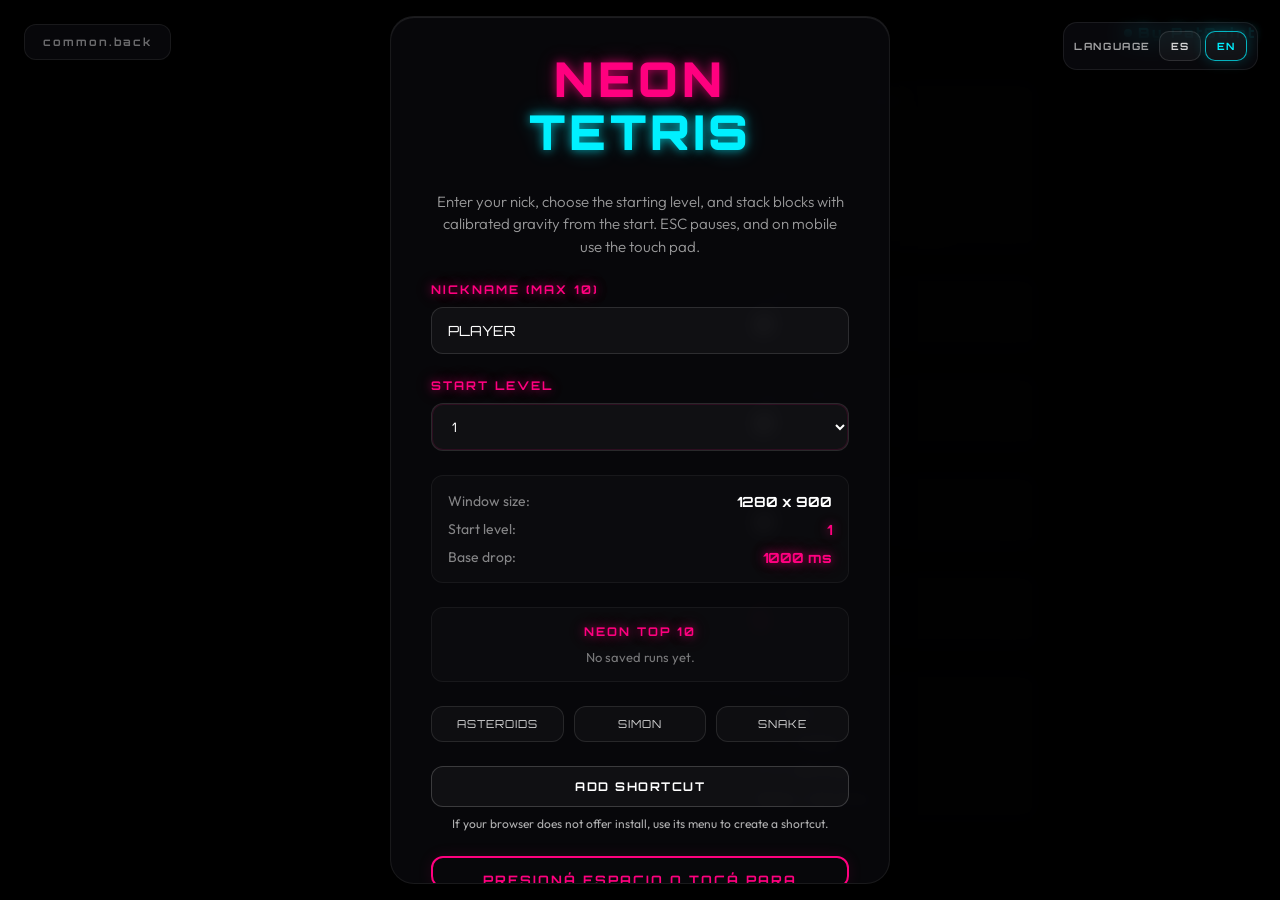
<file: tetris.html>
<!DOCTYPE html>
<html lang="es">
<head>
    <meta charset="UTF-8">
    <meta name="viewport" content="width=device-width, initial-scale=1.0">
    <title>Neon Tetris | Juego Retro-Moderno</title>
    <meta name="theme-color" content="#020204">
    <meta name="apple-mobile-web-app-capable" content="yes">
    <meta name="apple-mobile-web-app-status-bar-style" content="black-translucent">
    <link rel="manifest" href="manifest.webmanifest">
    <link rel="preconnect" href="https://fonts.googleapis.com">
    <link rel="preconnect" href="https://fonts.gstatic.com" crossorigin>
    <link href="https://fonts.googleapis.com/css2?family=Orbitron:wght@400;700;900&family=Outfit:wght@300;400;600&display=swap" rel="stylesheet">
    <link rel="stylesheet" href="tetris.css">
</head>
<body data-i18n-title="tetris.meta.title">
    <!-- Botón Volver al Menú Principal -->
    <a href="index.html" class="back-btn" data-i18n="common.back">◀ VOLVER</a>
    <div class="branding">By PatSaint</div>

    <!-- Contenedor Principal del Juego -->
    <div id="gameContainer">
        <!-- Tablero del Juego -->
        <div class="canvas-wrapper">
            <canvas id="tetrisCanvas"></canvas>
        </div>

        <!-- Panel Lateral (HUD) -->
        <div id="sidebar">
            <!-- Siguiente Pieza -->
            <div class="sidebar-panel next-panel">
                <div class="panel-label" data-i18n="tetris.next">SIGUIENTE</div>
                <div class="next-canvas-wrapper">
                    <canvas id="nextCanvas" width="100" height="100"></canvas>
                </div>
            </div>

            <!-- Estadísticas -->
            <div class="sidebar-panel">
                <div class="panel-label" data-i18n="common.score">PUNTOS</div>
                <div id="score" class="panel-value">0</div>
            </div>

            <div class="sidebar-panel">
                <div class="panel-label" data-i18n="common.highScore">RÉCORD</div>
                <div id="highScore" class="panel-value">0</div>
            </div>

            <div class="sidebar-panel">
                <div class="panel-label" data-i18n="tetris.lines">LÍNEAS</div>
                <div id="linesDisplay" class="panel-value">0</div>
            </div>

            <div class="sidebar-panel highlights">
                <div class="panel-label" data-i18n="common.level">NIVEL</div>
                <div id="levelDisplay" class="panel-value glowing-text-pink">1</div>
            </div>
            
            <!-- Controles Cortos -->
            <div class="sidebar-panel controls-panel">
                <div class="panel-label" data-i18n="common.controls">CONTROLES</div>
                <div class="mini-control" data-i18n="tetris.move">◄ ► : Mover</div>
                <div class="mini-control" data-i18n="tetris.rotate">▲ / W : Rotar</div>
                <div class="mini-control" data-i18n="tetris.softDrop">▼ / S : Caída Suave</div>
                <div class="mini-control" data-i18n="tetris.hardDrop">Espacio : Caída Rápida</div>
            </div>
        </div>
    </div>

    <!-- Pantallas de Estado (Overlay) -->
    <div id="overlay" class="overlay-screen">
        <!-- Pantalla de Inicio -->
        <div id="startScreen" class="menu-content">
            <h1 class="game-title neon-text-pink">NEON<br><span class="neon-text-cyan">TETRIS</span></h1>
            <p class="game-subtitle" data-touch-text="Ingresá tu nick, elegí el nivel inicial y apilá bloques con caída calibrada desde el arranque. Tocá INICIAR y usá el pad táctil para mover, rotar y soltar." data-desktop-text="Ingresá tu nick, elegí el nivel inicial y apilá bloques con caída calibrada desde el arranque. ESC pausa y en móvil usá el pad táctil.">Ingresá tu nick, elegí el nivel inicial y apilá bloques con caída calibrada desde el arranque. ESC pausa y en móvil usá el pad táctil.</p>
            <div class="form-group">
                <label for="nicknameInput" data-i18n="common.nicknameMax">NICKNAME (MAX 10)</label>
                <input id="nicknameInput" class="menu-input" type="text" maxlength="10" placeholder="PLAYER" data-i18n-placeholder="common.player" autocomplete="off">
            </div>
            <div class="level-selector">
                <label for="levelSelect" data-i18n="common.startLevel">NIVEL INICIAL</label>
                <select id="levelSelect">
                    <option value="1">1</option>
                    <option value="2">2</option>
                    <option value="3">3</option>
                    <option value="4">4</option>
                    <option value="5">5</option>
                    <option value="6">6</option>
                    <option value="7">7</option>
                    <option value="8">8</option>
                    <option value="9">9</option>
                    <option value="10">10</option>
                </select>
            </div>
            <div class="stats-preview">
                <div class="preview-item">
                    <span class="preview-label" data-i18n="tetris.windowSize">Dimensión Ventana:</span>
                    <span id="windowDim" class="preview-value">-- x --</span>
                </div>
                <div class="preview-item">
                    <span class="preview-label" data-i18n="common.startLevelLabel">Nivel Inicial:</span>
                    <span id="levelPreview" class="preview-value glowing-text-pink">--</span>
                </div>
                <div class="preview-item">
                    <span class="preview-label" data-i18n="tetris.baseDrop">Caída Base:</span>
                    <span id="speedPreview" class="preview-value glowing-text-pink">--</span>
                </div>
            </div>
            <div class="leaderboard-panel">
                <div class="leaderboard-title" data-i18n="common.top10Neon">TOP 10 NEON</div>
                <div id="leaderboardStart" class="leaderboard-list"></div>
            </div>
            <div class="quick-links">
                <a href="asteroids.html" class="quick-link">ASTEROIDS</a>
                <a href="simon.html" class="quick-link">SIMON</a>
                <a href="snake.html" class="quick-link">SNAKE</a>
            </div>
            <div data-install-slot></div>
            <button id="startButton" class="action-btn btn-pink" data-touch-text="TOCÁ PARA INICIAR" data-desktop-text="PRESIONÁ ESPACIO O TOCÁ PARA INICIAR">PRESIONÁ ESPACIO O TOCÁ PARA INICIAR</button>
            <a href="index.html" class="menu-back-btn" data-i18n="common.backToMenu">VOLVER AL MENÚ</a>
        </div>

        <!-- Pantalla de Game Over -->
        <div id="gameOverScreen" class="menu-content hidden">
            <h2 class="game-title neon-text-red" data-i18n="common.gameOver">FIN DEL JUEGO</h2>
            <div class="game-over-stats">
                <div class="stat-box">
                    <span class="stat-label" data-i18n="common.finalScore">Puntaje Final</span>
                    <span id="finalScore" class="stat-value">0</span>
                </div>
                <div class="stat-box">
                    <span class="stat-label" data-i18n="common.bestScore">Mejor Puntaje</span>
                    <span id="finalHighScore" class="stat-value">0</span>
                </div>
            </div>
            <div class="leaderboard-panel compact-panel">
                <div class="leaderboard-title" data-i18n="common.bestRuns">MEJORES PARTIDAS</div>
                <div id="leaderboardGameOver" class="leaderboard-list"></div>
            </div>
            <div class="quick-links">
                <a href="asteroids.html" class="quick-link">ASTEROIDS</a>
                <a href="simon.html" class="quick-link">SIMON</a>
                <a href="snake.html" class="quick-link">SNAKE</a>
            </div>
            <p class="restart-prompt" data-touch-html="Tocá <span class='highlight-key'>JUGAR DE NUEVO</span> para volver a intentar" data-desktop-html="Presioná <span class='highlight-key'>ESPACIO</span> para volver a intentar">Presioná <span class="highlight-key">ESPACIO</span> para volver a intentar</p>
            <button id="restartButton" class="action-btn btn-red" data-i18n="common.playAgain">JUGAR DE NUEVO</button>
        </div>

        <!-- Pantalla de Pausa -->
        <div id="pauseScreen" class="menu-content hidden">
            <h2 class="game-title neon-text-yellow" data-i18n="common.pause">PAUSA</h2>
            <p class="pause-instruction" data-touch-html="Tocá <span class='highlight-key'>REANUDAR</span> o elegí tu próximo paso." data-desktop-html="Presioná <span class='highlight-key'>ESC</span> para continuar o elegí tu próximo paso.">Presioná <span class="highlight-key">ESC</span> para continuar o elegí tu próximo paso.</p>
            <div class="leaderboard-panel compact-panel">
                <div class="leaderboard-title" data-i18n="common.top10">TOP 10</div>
                <div id="leaderboardPause" class="leaderboard-list"></div>
            </div>
            <div class="quick-links">
                <a href="asteroids.html" class="quick-link">ASTEROIDS</a>
                <a href="simon.html" class="quick-link">SIMON</a>
                <a href="snake.html" class="quick-link">SNAKE</a>
            </div>
            <button id="resumeButton" class="action-btn btn-yellow" data-i18n="common.resume">REANUDAR</button>
            <button id="pauseRestartButton" class="action-btn btn-red" data-i18n="common.restartMatch">REINICIAR PARTIDA</button>
            <a href="index.html" class="menu-back-btn" data-i18n="common.goHome">IR AL HOME</a>
        </div>

        <!-- Pantalla de Redimensionamiento -->
        <div id="resizeScreen" class="menu-content hidden">
            <h2 class="game-title neon-text-blue" data-i18n="common.windowChanged">VENTANA MODIFICADA</h2>
            <p class="game-subtitle" data-i18n="tetris.resizeCopy">La rejilla y el nivel han sido adaptados al nuevo tamaño.</p>
            <div class="stats-preview">
                <div class="preview-item">
                    <span class="preview-label" data-i18n="tetris.newWindowSize">Nueva Dimensión Ventana:</span>
                    <span id="newWindowDim" class="preview-value">-- x --</span>
                </div>
                <div class="preview-item">
                    <span class="preview-label" data-i18n="tetris.newBaseLevel">Nuevo Nivel Base:</span>
                    <span id="newLevelPreview" class="preview-value glowing-text-pink">--</span>
                </div>
            </div>
            <button id="resizeResumeButton" class="action-btn btn-blue" data-i18n="common.resumeGame">REANUDAR JUEGO</button>
        </div>
    </div>

    <!-- Controles Táctiles (Móvil) -->
    <div id="mobileController" class="gamepad-container dpad-actions-layout">
        <!-- Parte Izquierda: Movimiento -->
        <div class="gamepad-left">
            <button id="btnLeft" class="dpad-btn btn-left-pos">◄</button>
            <button id="btnDown" class="dpad-btn btn-down-pos">▼</button>
            <button id="btnRight" class="dpad-btn btn-right-pos">►</button>
        </div>
        <!-- Parte Derecha: Acciones -->
        <div class="gamepad-right">
            <button id="mobilePauseButton" class="action-btn-circle btn-yellow-glow" data-i18n="common.pause">PAUSA</button>
            <button id="btnDrop" class="action-btn-circle btn-blue-glow" data-i18n="tetris.drop">CAÍDA</button>
            <button id="btnRotate" class="action-btn-circle btn-pink-glow" data-i18n="tetris.rotateOnly">ROTAR</button>
        </div>
    </div>

    <!-- Script del Juego -->
    <script src="app-shell.js"></script>
    <script src="tetris.js"></script>
</body>
</html>
</file>
<file: snake.css>
/* Variables de Diseño */
:root {
    --bg-color: #000000;
    --panel-bg: rgba(10, 10, 15, 0.7);
    --border-color: rgba(255, 255, 255, 0.07);
    
    /* Colores Neón */
    --neon-cyan: #00f0ff;
    --neon-pink: #ff007f;
    --neon-green: #39ff14;
    --neon-red: #ff073a;
    --neon-yellow: #ffcc00;
    --neon-blue: #0066ff;
    --neon-purple: #b026ff;
    
    /* Sombras Neón */
    --glow-cyan: 0 0 10px rgba(0, 240, 255, 0.6), 0 0 20px rgba(0, 240, 255, 0.3);
    --glow-pink: 0 0 10px rgba(255, 0, 127, 0.6), 0 0 20px rgba(255, 0, 127, 0.3);
    --glow-green: 0 0 10px rgba(57, 255, 20, 0.6), 0 0 20px rgba(57, 255, 20, 0.3);
    --glow-red: 0 0 10px rgba(255, 7, 58, 0.6), 0 0 20px rgba(255, 7, 58, 0.3);
    --glow-yellow: 0 0 10px rgba(255, 204, 0, 0.6), 0 0 20px rgba(255, 204, 0, 0.3);
    --glow-blue: 0 0 10px rgba(0, 102, 255, 0.6), 0 0 20px rgba(0, 102, 255, 0.3);
    --mobile-controls-offset: calc(82px + env(safe-area-inset-bottom, 0px));
}

/* Reset y Estilos Generales */
* {
    margin: 0;
    padding: 0;
    box-sizing: border-box;
    user-select: none;
    -webkit-user-select: none;
}

body {
    background-color: var(--bg-color);
    color: #ffffff;
    font-family: 'Outfit', sans-serif;
    overflow: hidden;
    width: 100vw;
    height: 100vh;
    position: relative;
    display: flex;
    justify-content: center;
    align-items: center;
}

/* Botón Volver */
.back-btn {
    position: absolute;
    top: 24px;
    left: 24px;
    z-index: 50;
    text-decoration: none;
    font-family: 'Orbitron', sans-serif;
    font-size: 11px;
    font-weight: 700;
    letter-spacing: 2px;
    color: rgba(255, 255, 255, 0.4);
    background: var(--panel-bg);
    border: 1px solid var(--border-color);
    padding: 10px 18px;
    border-radius: 12px;
    backdrop-filter: blur(12px);
    -webkit-backdrop-filter: blur(12px);
    box-shadow: 0 4px 20px rgba(0, 0, 0, 0.3);
    transition: all 0.2s ease;
}

.back-btn:hover {
    color: var(--neon-cyan);
    border-color: var(--neon-cyan);
    box-shadow: var(--glow-cyan);
    transform: translateY(-2px);
}

.back-btn:active {
    transform: translateY(0);
}

.branding {
    position: absolute;
    top: 24px;
    right: 24px;
    z-index: 50;
    font-family: 'Orbitron', sans-serif;
    font-size: 14px;
    font-weight: 900;
    letter-spacing: 2px;
    color: var(--neon-cyan);
    text-shadow: var(--glow-cyan);
    display: flex;
    align-items: center;
    gap: 6px;
}

.branding::before {
    content: '';
    width: 8px;
    height: 8px;
    border-radius: 50%;
    background: var(--neon-cyan);
    box-shadow: var(--glow-cyan);
}

/* Canvas del juego */
#gameCanvas {
    position: absolute;
    top: 0;
    left: 0;
    width: 100%;
    height: 100%;
    z-index: 1;
    display: block;
    touch-action: none;
}

/* HUD (Marcador en la parte superior) */
#hud {
    position: absolute;
    top: 24px;
    left: 50%;
    transform: translateX(-50%);
    z-index: 10;
    display: flex;
    gap: 16px;
    padding: 10px 24px;
    background: var(--panel-bg);
    border: 1px solid var(--border-color);
    border-radius: 16px;
    backdrop-filter: blur(12px);
    -webkit-backdrop-filter: blur(12px);
    box-shadow: 0 8px 32px 0 rgba(0, 0, 0, 0.5);
    transition: all 0.3s ease;
}

.hud-panel {
    display: flex;
    flex-direction: column;
    align-items: center;
    padding: 0 16px;
    border-right: 1px solid rgba(255, 255, 255, 0.1);
}

.hud-panel:last-child {
    border-right: none;
}

.hud-label {
    font-size: 10px;
    font-weight: 600;
    letter-spacing: 2px;
    color: rgba(255, 255, 255, 0.4);
    margin-bottom: 4px;
}

.hud-value {
    font-family: 'Orbitron', monospace;
    font-size: 20px;
    font-weight: 700;
    color: #ffffff;
    text-shadow: 0 0 5px rgba(255, 255, 255, 0.2);
}

/* Clases de brillo de texto para HUD */
.glowing-text-blue {
    color: var(--neon-blue);
    text-shadow: var(--glow-blue);
}

/* Pantalla de Superposición (Overlay) */
.overlay-screen {
    position: absolute;
    top: 0;
    left: 0;
    width: 100%;
    height: 100%;
    background: rgba(0, 0, 0, 0.8);
    backdrop-filter: blur(8px);
    -webkit-backdrop-filter: blur(8px);
    z-index: 100;
    display: flex;
    justify-content: center;
    align-items: center;
    padding: 16px;
    transition: opacity 0.4s ease;
}

.overlay-screen.hidden {
    opacity: 0;
    pointer-events: none;
}

.menu-content {
    background: var(--panel-bg);
    border: 1px solid var(--border-color);
    padding: clamp(20px, 4vh, 48px) clamp(18px, 4vw, 40px);
    border-radius: 24px;
    max-width: 500px;
    width: min(92vw, 500px);
    max-height: calc(100vh - 32px);
    overflow-y: auto;
    overscroll-behavior: contain;
    box-sizing: border-box;
    text-align: center;
    box-shadow: 0 20px 50px rgba(0, 0, 0, 0.6), 
                inset 0 1px 1px rgba(255, 255, 255, 0.1);
    display: flex;
    flex-direction: column;
    align-items: center;
    gap: 24px;
    animation: zoomIn 0.3s cubic-bezier(0.16, 1, 0.3, 1);
}

.menu-content::-webkit-scrollbar {
    width: 8px;
}

.menu-content::-webkit-scrollbar-thumb {
    background: rgba(0, 240, 255, 0.35);
    border-radius: 999px;
}

.menu-content.hidden {
    display: none;
}

/* Títulos con Efecto Neón */
.game-title {
    font-family: 'Orbitron', sans-serif;
    font-size: 48px;
    font-weight: 900;
    line-height: 1.1;
    letter-spacing: 4px;
    margin-bottom: 8px;
}

.neon-text-pink {
    color: var(--neon-pink);
    text-shadow: var(--glow-pink);
}

.neon-text-cyan {
    color: var(--neon-cyan);
    text-shadow: var(--glow-cyan);
}

.neon-text-red {
    color: var(--neon-red);
    text-shadow: var(--glow-red);
}

.neon-text-yellow {
    color: var(--neon-yellow);
    text-shadow: var(--glow-yellow);
}

.neon-text-blue {
    color: var(--neon-blue);
    text-shadow: var(--glow-blue);
}

.game-subtitle {
    font-size: 15px;
    color: rgba(255, 255, 255, 0.6);
    line-height: 1.5;
    font-weight: 300;
}

.form-group {
    width: 100%;
    display: flex;
    flex-direction: column;
    gap: 10px;
    text-align: left;
}

.form-group label,
.leaderboard-title {
    font-family: 'Orbitron', sans-serif;
    font-size: 12px;
    font-weight: 700;
    letter-spacing: 2px;
    color: var(--neon-pink);
    text-shadow: var(--glow-pink);
}

.menu-input {
    width: 100%;
    border-radius: 12px;
    border: 1px solid rgba(255, 255, 255, 0.12);
    background: rgba(255, 255, 255, 0.04);
    color: #ffffff;
    font-family: 'Orbitron', sans-serif;
    font-size: 14px;
    padding: 14px 16px;
    text-transform: uppercase;
}

.menu-input:focus {
    outline: none;
    border-color: var(--neon-pink);
    box-shadow: var(--glow-pink);
}

/* Vista previa de estadísticas en menú */
.stats-preview {
    width: 100%;
    background: rgba(255, 255, 255, 0.02);
    border: 1px solid rgba(255, 255, 255, 0.05);
    border-radius: 12px;
    padding: 16px;
    display: flex;
    flex-direction: column;
    gap: 10px;
}

.leaderboard-panel {
    width: 100%;
    background: rgba(255, 255, 255, 0.02);
    border: 1px solid rgba(255, 255, 255, 0.05);
    border-radius: 12px;
    padding: 16px;
    display: flex;
    flex-direction: column;
    gap: 10px;
}

.compact-panel {
    gap: 8px;
}

.leaderboard-list {
    display: flex;
    flex-direction: column;
    gap: 6px;
}

.leaderboard-row {
    display: grid;
    grid-template-columns: 28px 1fr auto;
    gap: 10px;
    align-items: center;
    font-size: 13px;
}

.leaderboard-rank,
.leaderboard-score {
    font-family: 'Orbitron', monospace;
}

.leaderboard-rank {
    color: rgba(255, 255, 255, 0.45);
}

.leaderboard-name {
    color: rgba(255, 255, 255, 0.82);
    overflow: hidden;
    text-overflow: ellipsis;
    white-space: nowrap;
}

.leaderboard-score {
    color: var(--neon-cyan);
    text-shadow: var(--glow-cyan);
}

.leaderboard-empty {
    font-size: 13px;
    color: rgba(255, 255, 255, 0.45);
}

.quick-links {
    width: 100%;
    display: grid;
    grid-template-columns: repeat(3, minmax(0, 1fr));
    gap: 10px;
}

.quick-link {
    text-decoration: none;
    text-align: center;
    border: 1px solid rgba(255, 255, 255, 0.1);
    border-radius: 12px;
    padding: 10px 8px;
    color: rgba(255, 255, 255, 0.82);
    font-family: 'Orbitron', sans-serif;
    font-size: 11px;
    letter-spacing: 1px;
    background: rgba(255, 255, 255, 0.03);
    transition: all 0.2s ease;
}

.quick-link:hover {
    color: var(--neon-cyan);
    border-color: var(--neon-cyan);
    box-shadow: var(--glow-cyan);
}

.preview-item {
    display: flex;
    justify-content: space-between;
    align-items: center;
    font-size: 14px;
}

.preview-label {
    color: rgba(255, 255, 255, 0.5);
}

.preview-value {
    font-family: 'Orbitron', monospace;
    font-weight: 700;
}

.level-selector {
    width: 100%;
    display: flex;
    flex-direction: column;
    gap: 10px;
    text-align: left;
}

.level-selector label {
    font-family: 'Orbitron', sans-serif;
    font-size: 12px;
    font-weight: 700;
    letter-spacing: 2px;
    color: var(--neon-cyan);
    text-shadow: var(--glow-cyan);
}

.level-selector select,
.menu-back-btn {
    width: 100%;
    border-radius: 12px;
    border: 1px solid rgba(255, 255, 255, 0.1);
    background: rgba(255, 255, 255, 0.04);
    color: #ffffff;
    font-family: 'Orbitron', sans-serif;
    font-size: 13px;
    letter-spacing: 1px;
    padding: 14px 16px;
}

.level-selector select {
    outline: none;
    box-shadow: inset 0 0 0 1px rgba(0, 240, 255, 0.12);
}

.menu-back-btn {
    text-decoration: none;
    text-align: center;
    color: rgba(255, 255, 255, 0.85);
    transition: all 0.2s ease;
}

.menu-back-btn:hover {
    color: var(--neon-cyan);
    border-color: var(--neon-cyan);
    box-shadow: var(--glow-cyan);
}

.settings-panel {
    width: 100%;
    background: rgba(255, 255, 255, 0.02);
    border: 1px solid rgba(255, 255, 255, 0.05);
    border-radius: 12px;
    padding: 16px;
    display: flex;
    flex-direction: column;
    gap: 12px;
    text-align: left;
}

.settings-title {
    font-family: 'Orbitron', sans-serif;
    font-size: 12px;
    font-weight: 700;
    letter-spacing: 2px;
    color: var(--neon-green);
    text-shadow: var(--glow-green);
}

.settings-title-quake {
    color: var(--neon-purple);
    text-shadow: 0 0 10px rgba(176, 38, 255, 0.55), 0 0 20px rgba(176, 38, 255, 0.28);
}

.settings-copy {
    font-size: 12px;
    line-height: 1.5;
    color: rgba(255, 255, 255, 0.62);
}

.control-mode-selector {
    display: grid;
    grid-template-columns: repeat(3, minmax(0, 1fr));
    gap: 10px;
}

.control-mode-option {
    position: relative;
    cursor: pointer;
}

.control-mode-option input {
    position: absolute;
    opacity: 0;
    pointer-events: none;
}

.control-mode-option span {
    display: flex;
    align-items: center;
    justify-content: center;
    min-height: 50px;
    padding: 10px 8px;
    border-radius: 12px;
    border: 1px solid rgba(255, 255, 255, 0.12);
    background: rgba(255, 255, 255, 0.04);
    color: rgba(255, 255, 255, 0.82);
    font-family: 'Orbitron', sans-serif;
    font-size: 11px;
    font-weight: 700;
    letter-spacing: 1.5px;
    transition: all 0.2s ease;
}

.control-mode-option input:checked + span {
    color: var(--neon-cyan);
    border-color: rgba(0, 240, 255, 0.85);
    box-shadow: var(--glow-cyan);
    background: rgba(0, 240, 255, 0.08);
}

.toggle-option {
    display: flex;
    align-items: center;
    gap: 14px;
    padding: 14px;
    border-radius: 14px;
    border: 1px solid rgba(176, 38, 255, 0.22);
    background: rgba(176, 38, 255, 0.05);
    cursor: pointer;
    transition: all 0.2s ease;
}

.toggle-option:hover {
    border-color: rgba(176, 38, 255, 0.6);
    box-shadow: 0 0 16px rgba(176, 38, 255, 0.18);
}

.toggle-option input {
    width: 20px;
    height: 20px;
    accent-color: var(--neon-purple);
    flex-shrink: 0;
}

.toggle-option span {
    display: flex;
    flex-direction: column;
    gap: 4px;
}

.toggle-option strong {
    font-family: 'Orbitron', sans-serif;
    font-size: 12px;
    letter-spacing: 1.5px;
    color: #ffffff;
}

.toggle-option small {
    color: rgba(255, 255, 255, 0.62);
    line-height: 1.45;
}

/* Guía de Controles */
.controls-guide {
    display: flex;
    flex-direction: column;
    align-items: center;
    gap: 8px;
}

.control-key {
    background: rgba(255, 255, 255, 0.1);
    border: 1px solid rgba(255, 255, 255, 0.2);
    border-radius: 8px;
    padding: 6px 16px;
    font-family: 'Orbitron', monospace;
    font-size: 16px;
    font-weight: 700;
    color: var(--neon-cyan);
    box-shadow: inset 0 1px 0 rgba(255, 255, 255, 0.2);
    letter-spacing: 2px;
}

.control-desc {
    font-size: 12px;
    color: rgba(255, 255, 255, 0.4);
}

/* Botones de Acción Estilo Cyberpunk */
.action-btn {
    width: 100%;
    background: transparent;
    color: var(--neon-cyan);
    border: 2px solid var(--neon-cyan);
    padding: 14px 28px;
    font-family: 'Orbitron', sans-serif;
    font-size: 13px;
    font-weight: 700;
    letter-spacing: 2px;
    border-radius: 12px;
    cursor: pointer;
    box-shadow: 0 0 15px rgba(0, 240, 255, 0.1);
    transition: all 0.2s ease;
    outline: none;
    position: relative;
    overflow: hidden;
}

.action-btn:hover {
    background: var(--neon-cyan);
    color: #000000;
    box-shadow: var(--glow-cyan);
}

.action-btn:active {
    transform: scale(0.98);
}

/* Variaciones de Botones */
.action-btn.btn-red {
    color: var(--neon-red);
    border-color: var(--neon-red);
    box-shadow: 0 0 15px rgba(255, 7, 58, 0.1);
}
.action-btn.btn-red:hover {
    background: var(--neon-red);
    color: #000000;
    box-shadow: var(--glow-red);
}

.action-btn.btn-yellow {
    color: var(--neon-yellow);
    border-color: var(--neon-yellow);
    box-shadow: 0 0 15px rgba(255, 204, 0, 0.1);
}
.action-btn.btn-yellow:hover {
    background: var(--neon-yellow);
    color: #000000;
    box-shadow: var(--glow-yellow);
}

.action-btn.btn-blue {
    color: var(--neon-blue);
    border-color: var(--neon-blue);
    box-shadow: 0 0 15px rgba(0, 102, 255, 0.1);
}
.action-btn.btn-blue:hover {
    background: var(--neon-blue);
    color: #ffffff;
    box-shadow: var(--glow-blue);
}

/* Estadísticas de Game Over */
.game-over-stats {
    display: flex;
    width: 100%;
    gap: 16px;
}

.stat-box {
    flex: 1;
    background: rgba(255, 255, 255, 0.02);
    border: 1px solid rgba(255, 255, 255, 0.05);
    border-radius: 12px;
    padding: 16px;
    display: flex;
    flex-direction: column;
    align-items: center;
    gap: 6px;
}

.stat-label {
    font-size: 11px;
    color: rgba(255, 255, 255, 0.4);
    letter-spacing: 1px;
}

.stat-value {
    font-family: 'Orbitron', monospace;
    font-size: 24px;
    font-weight: 700;
    color: #ffffff;
}

.restart-prompt {
    font-size: 14px;
    color: rgba(255, 255, 255, 0.5);
}

.highlight-key {
    display: inline-block;
    background: rgba(255, 255, 255, 0.1);
    border: 1px solid rgba(255, 255, 255, 0.2);
    padding: 2px 8px;
    border-radius: 4px;
    font-family: 'Orbitron', monospace;
    font-size: 12px;
    color: #ffffff;
}

/* Animaciones */
@keyframes zoomIn {
    from {
        opacity: 0;
        transform: scale(0.95);
    }
    to {
        opacity: 1;
        transform: scale(1);
    }
}

/* Soporte para Dispositivos Táctiles (Opcional/Limpieza) */
@media (max-width: 480px) {
    .game-title {
        font-size: 36px;
    }
    #hud {
        top: 12px;
        padding: 8px 16px;
        gap: 8px;
    }
    .hud-panel {
        padding: 0 8px;
    }
    .hud-value {
        font-size: 16px;
    }
    .back-btn {
        top: 12px;
        left: 12px;
        padding: 6px 12px;
        font-size: 9px;
    }

    .branding {
        top: 14px;
        right: 12px;
        font-size: 10px;
        letter-spacing: 1px;
    }

    .quick-links {
        grid-template-columns: 1fr;
    }
}

/* Controles Táctiles (Gamepad Móvil) */
.gamepad-container {
    position: absolute;
    bottom: var(--mobile-controls-offset);
    left: 50%;
    transform: translateX(-50%);
    width: 100%;
    max-width: 360px;
    min-height: 150px;
    display: none;
    justify-content: center;
    align-items: center;
    gap: 24px;
    z-index: 40;
    pointer-events: none;
    padding-bottom: env(safe-area-inset-bottom, 0px);
}

@media (max-width: 768px) {
    .gamepad-container {
        display: flex;
    }

    .control-mode-selector {
        grid-template-columns: 1fr;
    }
}

.mobile-controls-viewport {
    width: 160px;
    min-height: 140px;
    display: flex;
    justify-content: center;
    align-items: center;
    pointer-events: auto;
}

.mobile-control-mode {
    width: 100%;
    display: flex;
    justify-content: center;
    align-items: center;
}

.mobile-control-mode.hidden {
    display: none;
}

.dpad-diamond {
    position: relative;
    width: 140px;
    height: 140px;
}

.swipe-panel {
    width: 140px;
    height: 140px;
    border-radius: 28px;
    border: 1px solid rgba(0, 240, 255, 0.18);
    background: radial-gradient(circle at center, rgba(0, 240, 255, 0.14), rgba(255, 255, 255, 0.02) 55%, rgba(0, 0, 0, 0.18) 100%);
    box-shadow: inset 0 0 20px rgba(0, 240, 255, 0.08), 0 8px 20px rgba(0, 0, 0, 0.35);
    display: flex;
    flex-direction: column;
    justify-content: center;
    align-items: center;
    gap: 10px;
}

.swipe-orb {
    width: 44px;
    height: 44px;
    border-radius: 50%;
    border: 1px solid rgba(255, 255, 255, 0.2);
    background: rgba(255, 255, 255, 0.04);
    box-shadow: 0 0 18px rgba(0, 240, 255, 0.2);
    position: relative;
}

.swipe-orb::after {
    content: '';
    position: absolute;
    inset: 10px;
    border-radius: 50%;
    background: var(--neon-cyan);
    box-shadow: var(--glow-cyan);
}

.swipe-copy {
    max-width: 108px;
    text-align: center;
    font-family: 'Orbitron', sans-serif;
    font-size: 10px;
    letter-spacing: 1.3px;
    color: rgba(255, 255, 255, 0.72);
}

.joystick-base {
    --stick-x: 0px;
    --stick-y: 0px;
    position: relative;
    width: 140px;
    height: 140px;
    border-radius: 50%;
    background: radial-gradient(circle at center, rgba(0, 240, 255, 0.14), rgba(255, 255, 255, 0.03) 60%, rgba(0, 0, 0, 0.28) 100%);
    border: 1px solid rgba(0, 240, 255, 0.2);
    box-shadow: inset 0 0 18px rgba(0, 240, 255, 0.08), 0 8px 20px rgba(0, 0, 0, 0.35);
    touch-action: none;
}

.joystick-ring {
    position: absolute;
    inset: 18px;
    border-radius: 50%;
    border: 1px dashed rgba(255, 255, 255, 0.18);
}

.joystick-stick {
    position: absolute;
    top: 50%;
    left: 50%;
    width: 58px;
    height: 58px;
    border-radius: 50%;
    background: linear-gradient(135deg, rgba(255,255,255,0.16), rgba(0,240,255,0.18));
    border: 1px solid rgba(255, 255, 255, 0.22);
    box-shadow: 0 0 20px rgba(0, 240, 255, 0.28);
    transform: translate(calc(-50% + var(--stick-x)), calc(-50% + var(--stick-y)));
}

.mobile-actions {
    display: flex;
    flex-direction: column;
    align-items: center;
    gap: 10px;
    pointer-events: auto;
}

.mobile-hint {
    max-width: 120px;
    text-align: center;
    font-size: 10px;
    letter-spacing: 1px;
    color: rgba(255, 255, 255, 0.55);
}

.dpad-btn {
    position: absolute;
    width: 44px;
    height: 44px;
    background: var(--panel-bg);
    border: 1px solid var(--border-color);
    border-radius: 12px;
    color: var(--neon-cyan);
    font-family: 'Orbitron', sans-serif;
    font-size: 16px;
    font-weight: 700;
    cursor: pointer;
    backdrop-filter: blur(10px);
    -webkit-backdrop-filter: blur(10px);
    box-shadow: 0 4px 12px rgba(0, 0, 0, 0.4);
    display: flex;
    justify-content: center;
    align-items: center;
    outline: none;
    transition: all 0.1s ease;
}

.dpad-btn:active {
    background: var(--neon-cyan);
    color: #000000;
    box-shadow: var(--glow-cyan);
    border-color: var(--neon-cyan);
    transform: scale(0.92);
}

.action-btn-circle {
    width: 58px;
    height: 58px;
    border-radius: 50%;
    background: var(--panel-bg);
    border: 2px solid;
    font-family: 'Orbitron', sans-serif;
    font-size: 9px;
    font-weight: 900;
    cursor: pointer;
    display: flex;
    justify-content: center;
    align-items: center;
    box-shadow: 0 4px 10px rgba(0,0,0,0.4);
    transition: all 0.1s ease;
    outline: none;
}

.btn-yellow-glow {
    color: var(--neon-yellow);
    border-color: var(--neon-yellow);
}

.btn-yellow-glow:active {
    background: var(--neon-yellow);
    color: #000000;
    box-shadow: var(--glow-yellow);
    transform: scale(0.92);
}

.btn-up {
    top: 0;
    left: 48px;
}

.btn-down {
    bottom: 0;
    left: 48px;
}

.btn-left {
    top: 48px;
    left: 0;
}

.btn-right {
    top: 48px;
    right: 0;
}
</file>
<file: tetris.css>
/* Variables de Diseño */
:root {
    --bg-color: #000000;
    --panel-bg: rgba(10, 10, 15, 0.7);
    --border-color: rgba(255, 255, 255, 0.07);
    
    /* Colores Neón */
    --neon-cyan: #00f0ff;
    --neon-pink: #ff007f;
    --neon-green: #39ff14;
    --neon-red: #ff073a;
    --neon-yellow: #ffcc00;
    --neon-blue: #0066ff;
    --neon-purple: #b026ff;
    --neon-orange: #ff9900;
    
    /* Sombras Neón */
    --glow-cyan: 0 0 10px rgba(0, 240, 255, 0.6), 0 0 20px rgba(0, 240, 255, 0.3);
    --glow-pink: 0 0 10px rgba(255, 0, 127, 0.6), 0 0 20px rgba(255, 0, 127, 0.3);
    --glow-green: 0 0 10px rgba(57, 255, 20, 0.6), 0 0 20px rgba(57, 255, 20, 0.3);
    --glow-red: 0 0 10px rgba(255, 7, 58, 0.6), 0 0 20px rgba(255, 7, 58, 0.3);
    --glow-yellow: 0 0 10px rgba(255, 204, 0, 0.6), 0 0 20px rgba(255, 204, 0, 0.3);
    --glow-blue: 0 0 10px rgba(0, 102, 255, 0.6), 0 0 20px rgba(0, 102, 255, 0.3);
    --glow-purple: 0 0 10px rgba(176, 38, 255, 0.6), 0 0 20px rgba(176, 38, 255, 0.3);
    --mobile-controls-offset: calc(82px + env(safe-area-inset-bottom, 0px));
}

/* Reset y Estilos Generales */
* {
    margin: 0;
    padding: 0;
    box-sizing: border-box;
    user-select: none;
    -webkit-user-select: none;
}

body {
    background-color: var(--bg-color);
    color: #ffffff;
    font-family: 'Outfit', sans-serif;
    overflow: hidden;
    width: 100vw;
    height: 100vh;
    position: relative;
    display: flex;
    justify-content: center;
    align-items: center;
}

/* Botón Volver */
.back-btn {
    position: absolute;
    top: 24px;
    left: 24px;
    z-index: 50;
    text-decoration: none;
    font-family: 'Orbitron', sans-serif;
    font-size: 11px;
    font-weight: 700;
    letter-spacing: 2px;
    color: rgba(255, 255, 255, 0.4);
    background: var(--panel-bg);
    border: 1px solid var(--border-color);
    padding: 10px 18px;
    border-radius: 12px;
    backdrop-filter: blur(12px);
    -webkit-backdrop-filter: blur(12px);
    box-shadow: 0 4px 20px rgba(0, 0, 0, 0.3);
    transition: all 0.2s ease;
}

.back-btn:hover {
    color: var(--neon-pink);
    border-color: var(--neon-pink);
    box-shadow: var(--glow-pink);
    transform: translateY(-2px);
}

.back-btn:active {
    transform: translateY(0);
}

.branding {
    position: absolute;
    top: 24px;
    right: 24px;
    z-index: 50;
    font-family: 'Orbitron', sans-serif;
    font-size: 14px;
    font-weight: 900;
    letter-spacing: 2px;
    color: var(--neon-cyan);
    text-shadow: var(--glow-cyan);
    display: flex;
    align-items: center;
    gap: 6px;
}

.branding::before {
    content: '';
    width: 8px;
    height: 8px;
    border-radius: 50%;
    background: var(--neon-cyan);
    box-shadow: var(--glow-cyan);
}

/* Contenedor Principal */
#gameContainer {
    display: flex;
    gap: 32px;
    align-items: center;
    justify-content: center;
    z-index: 10;
    width: 90%;
    max-width: 800px;
    height: 90vh;
}

/* Envoltorio del Canvas */
.canvas-wrapper {
    flex: 1.2;
    display: flex;
    justify-content: center;
    align-items: center;
    height: 100%;
}

#tetrisCanvas {
    background: #000000;
    border: 2px solid rgba(255, 255, 255, 0.08);
    border-radius: 16px;
    box-shadow: 0 8px 32px rgba(0, 0, 0, 0.5);
    display: block;
}

/* Sidebar Panel */
#sidebar {
    flex: 0.8;
    display: flex;
    flex-direction: column;
    gap: 16px;
    height: 100%;
    justify-content: center;
}

.sidebar-panel {
    background: var(--panel-bg);
    border: 1px solid var(--border-color);
    border-radius: 16px;
    padding: 16px 20px;
    backdrop-filter: blur(12px);
    -webkit-backdrop-filter: blur(12px);
    box-shadow: 0 8px 32px rgba(0, 0, 0, 0.5);
    display: flex;
    flex-direction: column;
    gap: 6px;
}

.panel-label {
    font-size: 10px;
    font-weight: 600;
    letter-spacing: 2px;
    color: rgba(255, 255, 255, 0.4);
}

.panel-value {
    font-family: 'Orbitron', monospace;
    font-size: 24px;
    font-weight: 700;
    color: #ffffff;
    text-shadow: 0 0 5px rgba(255, 255, 255, 0.2);
}

.glowing-text-pink {
    color: var(--neon-pink);
    text-shadow: var(--glow-pink);
}

/* Siguiente Pieza */
.next-panel {
    align-items: center;
    padding: 16px;
}

.next-canvas-wrapper {
    background: rgba(255, 255, 255, 0.015);
    border: 1px solid rgba(255, 255, 255, 0.05);
    border-radius: 12px;
    padding: 10px;
    margin-top: 4px;
}

#nextCanvas {
    display: block;
}

/* Panel de Controles */
.controls-panel {
    font-size: 12px;
    gap: 8px;
    color: rgba(255, 255, 255, 0.6);
}

.mini-control {
    font-family: 'Orbitron', monospace;
    border-bottom: 1px solid rgba(255, 255, 255, 0.03);
    padding-bottom: 4px;
}
.mini-control:last-child {
    border-bottom: none;
    padding-bottom: 0;
}

/* Pantallas de Superposición (Overlay) */
.overlay-screen {
    position: absolute;
    top: 0;
    left: 0;
    width: 100%;
    height: 100%;
    background: rgba(0, 0, 0, 0.85);
    backdrop-filter: blur(8px);
    -webkit-backdrop-filter: blur(8px);
    z-index: 100;
    display: flex;
    justify-content: center;
    align-items: center;
    padding: 16px;
    transition: opacity 0.4s ease;
}

.overlay-screen.hidden {
    opacity: 0;
    pointer-events: none;
}

.menu-content {
    background: var(--panel-bg);
    border: 1px solid var(--border-color);
    padding: clamp(20px, 4vh, 48px) clamp(18px, 4vw, 40px);
    border-radius: 24px;
    max-width: 500px;
    width: min(92vw, 500px);
    max-height: calc(100vh - 32px);
    overflow-y: auto;
    overscroll-behavior: contain;
    box-sizing: border-box;
    text-align: center;
    box-shadow: 0 20px 50px rgba(0, 0, 0, 0.6), 
                inset 0 1px 1px rgba(255, 255, 255, 0.1);
    display: flex;
    flex-direction: column;
    align-items: center;
    gap: 24px;
    animation: zoomIn 0.3s cubic-bezier(0.16, 1, 0.3, 1);
}

.menu-content::-webkit-scrollbar {
    width: 8px;
}

.menu-content::-webkit-scrollbar-thumb {
    background: rgba(255, 0, 127, 0.35);
    border-radius: 999px;
}

.menu-content.hidden {
    display: none;
}

/* Títulos con Efecto Neón */
.game-title {
    font-family: 'Orbitron', sans-serif;
    font-size: 48px;
    font-weight: 900;
    line-height: 1.1;
    letter-spacing: 4px;
    margin-bottom: 8px;
}

.neon-text-pink {
    color: var(--neon-pink);
    text-shadow: var(--glow-pink);
}

.neon-text-cyan {
    color: var(--neon-cyan);
    text-shadow: var(--glow-cyan);
}

.neon-text-red {
    color: var(--neon-red);
    text-shadow: var(--glow-red);
}

.neon-text-yellow {
    color: var(--neon-yellow);
    text-shadow: var(--glow-yellow);
}

.neon-text-blue {
    color: var(--neon-blue);
    text-shadow: var(--glow-blue);
}

.game-subtitle {
    font-size: 15px;
    color: rgba(255, 255, 255, 0.6);
    line-height: 1.5;
    font-weight: 300;
}

.form-group {
    width: 100%;
    display: flex;
    flex-direction: column;
    gap: 10px;
    text-align: left;
}

.form-group label,
.leaderboard-title {
    font-family: 'Orbitron', sans-serif;
    font-size: 12px;
    font-weight: 700;
    letter-spacing: 2px;
    color: var(--neon-pink);
    text-shadow: var(--glow-pink);
}

.menu-input {
    width: 100%;
    border-radius: 12px;
    border: 1px solid rgba(255, 255, 255, 0.12);
    background: rgba(255, 255, 255, 0.04);
    color: #ffffff;
    font-family: 'Orbitron', sans-serif;
    font-size: 14px;
    padding: 14px 16px;
    text-transform: uppercase;
}

.menu-input:focus {
    outline: none;
    border-color: var(--neon-pink);
    box-shadow: var(--glow-pink);
}

/* Vista previa de estadísticas en menú */
.stats-preview {
    width: 100%;
    background: rgba(255, 255, 255, 0.02);
    border: 1px solid rgba(255, 255, 255, 0.05);
    border-radius: 12px;
    padding: 16px;
    display: flex;
    flex-direction: column;
    gap: 10px;
}

.leaderboard-panel {
    width: 100%;
    background: rgba(255, 255, 255, 0.02);
    border: 1px solid rgba(255, 255, 255, 0.05);
    border-radius: 12px;
    padding: 16px;
    display: flex;
    flex-direction: column;
    gap: 10px;
}

.compact-panel {
    gap: 8px;
}

.leaderboard-list {
    display: flex;
    flex-direction: column;
    gap: 6px;
}

.leaderboard-row {
    display: grid;
    grid-template-columns: 28px 1fr auto;
    gap: 10px;
    align-items: center;
    font-size: 13px;
}

.leaderboard-rank,
.leaderboard-score {
    font-family: 'Orbitron', monospace;
}

.leaderboard-rank {
    color: rgba(255, 255, 255, 0.45);
}

.leaderboard-name {
    color: rgba(255, 255, 255, 0.82);
    overflow: hidden;
    text-overflow: ellipsis;
    white-space: nowrap;
}

.leaderboard-score {
    color: var(--neon-cyan);
    text-shadow: var(--glow-cyan);
}

.leaderboard-empty {
    font-size: 13px;
    color: rgba(255, 255, 255, 0.45);
}

.quick-links {
    width: 100%;
    display: grid;
    grid-template-columns: repeat(3, minmax(0, 1fr));
    gap: 10px;
}

.quick-link {
    text-decoration: none;
    text-align: center;
    border: 1px solid rgba(255, 255, 255, 0.1);
    border-radius: 12px;
    padding: 10px 8px;
    color: rgba(255, 255, 255, 0.82);
    font-family: 'Orbitron', sans-serif;
    font-size: 11px;
    letter-spacing: 1px;
    background: rgba(255, 255, 255, 0.03);
    transition: all 0.2s ease;
}

.quick-link:hover {
    color: var(--neon-pink);
    border-color: var(--neon-pink);
    box-shadow: var(--glow-pink);
}

.preview-item {
    display: flex;
    justify-content: space-between;
    align-items: center;
    font-size: 14px;
}

.preview-label {
    color: rgba(255, 255, 255, 0.5);
}

.preview-value {
    font-family: 'Orbitron', monospace;
    font-weight: 700;
}

.level-selector {
    width: 100%;
    display: flex;
    flex-direction: column;
    gap: 10px;
    text-align: left;
}

.level-selector label {
    font-family: 'Orbitron', sans-serif;
    font-size: 12px;
    font-weight: 700;
    letter-spacing: 2px;
    color: var(--neon-pink);
    text-shadow: var(--glow-pink);
}

.level-selector select,
.menu-back-btn {
    width: 100%;
    border-radius: 12px;
    border: 1px solid rgba(255, 255, 255, 0.1);
    background: rgba(255, 255, 255, 0.04);
    color: #ffffff;
    font-family: 'Orbitron', sans-serif;
    font-size: 13px;
    letter-spacing: 1px;
    padding: 14px 16px;
}

.level-selector select {
    outline: none;
    box-shadow: inset 0 0 0 1px rgba(255, 0, 127, 0.12);
}

.menu-back-btn {
    text-decoration: none;
    text-align: center;
    color: rgba(255, 255, 255, 0.85);
    transition: all 0.2s ease;
}

.menu-back-btn:hover {
    color: var(--neon-pink);
    border-color: var(--neon-pink);
    box-shadow: var(--glow-pink);
}

/* Botones de Acción Estilo Cyberpunk */
.action-btn {
    width: 100%;
    background: transparent;
    color: var(--neon-cyan);
    border: 2px solid var(--neon-cyan);
    padding: 14px 28px;
    font-family: 'Orbitron', sans-serif;
    font-size: 13px;
    font-weight: 700;
    letter-spacing: 2px;
    border-radius: 12px;
    cursor: pointer;
    box-shadow: 0 0 15px rgba(0, 240, 255, 0.1);
    transition: all 0.2s ease;
    outline: none;
    position: relative;
    overflow: hidden;
}

.action-btn:hover {
    background: var(--neon-cyan);
    color: #000000;
    box-shadow: var(--glow-cyan);
}

.action-btn:active {
    transform: scale(0.98);
}

.action-btn.btn-pink {
    color: var(--neon-pink);
    border-color: var(--neon-pink);
    box-shadow: 0 0 15px rgba(255, 0, 127, 0.1);
}
.action-btn.btn-pink:hover {
    background: var(--neon-pink);
    color: #000000;
    box-shadow: var(--glow-pink);
}

.action-btn.btn-red {
    color: var(--neon-red);
    border-color: var(--neon-red);
    box-shadow: 0 0 15px rgba(255, 7, 58, 0.1);
}
.action-btn.btn-red:hover {
    background: var(--neon-red);
    color: #000000;
    box-shadow: var(--glow-red);
}

.action-btn.btn-yellow {
    color: var(--neon-yellow);
    border-color: var(--neon-yellow);
    box-shadow: 0 0 15px rgba(255, 204, 0, 0.1);
}
.action-btn.btn-yellow:hover {
    background: var(--neon-yellow);
    color: #000000;
    box-shadow: var(--glow-yellow);
}

.action-btn.btn-blue {
    color: var(--neon-blue);
    border-color: var(--neon-blue);
    box-shadow: 0 0 15px rgba(0, 102, 255, 0.1);
}
.action-btn.btn-blue:hover {
    background: var(--neon-blue);
    color: #ffffff;
    box-shadow: var(--glow-blue);
}

/* Estadísticas de Game Over */
.game-over-stats {
    display: flex;
    width: 100%;
    gap: 16px;
}

.stat-box {
    flex: 1;
    background: rgba(255, 255, 255, 0.02);
    border: 1px solid rgba(255, 255, 255, 0.05);
    border-radius: 12px;
    padding: 16px;
    display: flex;
    flex-direction: column;
    align-items: center;
    gap: 6px;
}

.stat-label {
    font-size: 11px;
    color: rgba(255, 255, 255, 0.4);
    letter-spacing: 1px;
}

.stat-value {
    font-family: 'Orbitron', monospace;
    font-size: 24px;
    font-weight: 700;
    color: #ffffff;
}

.restart-prompt {
    font-size: 14px;
    color: rgba(255, 255, 255, 0.5);
}

.highlight-key {
    display: inline-block;
    background: rgba(255, 255, 255, 0.1);
    border: 1px solid rgba(255, 255, 255, 0.2);
    padding: 2px 8px;
    border-radius: 4px;
    font-family: 'Orbitron', monospace;
    font-size: 12px;
    color: #ffffff;
}

/* Animaciones */
@keyframes zoomIn {
    from {
        opacity: 0;
        transform: scale(0.95);
    }
    to {
        opacity: 1;
        transform: scale(1);
    }
}

/* Adaptabilidad a Pantallas Pequeñas (Móvil) */
@media (max-width: 768px) {
    body {
        overflow-y: auto;
    }
    #gameContainer {
        flex-direction: column;
        height: auto;
        padding-top: 80px;
        padding-bottom: calc(220px + env(safe-area-inset-bottom, 0px));
        width: 95%;
        gap: 20px;
    }
    .canvas-wrapper {
        width: 100%;
        order: 1;
    }
    #sidebar {
        width: 100%;
        flex-direction: row;
        flex-wrap: wrap;
        order: 2;
        gap: 12px;
    }
    .sidebar-panel {
        flex: 1 1 40%;
        padding: 10px 14px;
        align-items: center;
    }
    .next-panel {
        display: none; /* Ocultar previsualización de pieza en móvil para ahorrar espacio */
    }
    .controls-panel {
        display: none; /* Ocultar controles de texto para evitar amontonamiento */
    }
    .panel-value {
        font-size: 18px;
    }
    .game-title {
        font-size: 36px;
    }
    .back-btn {
        top: 16px;
        left: 16px;
        padding: 6px 12px;
        font-size: 9px;
    }

    .branding {
        top: 16px;
        right: 12px;
        font-size: 10px;
        letter-spacing: 1px;
    }

    .quick-links {
        grid-template-columns: 1fr;
    }
}

/* Controles Táctiles (Gamepad Móvil) */
.dpad-actions-layout {
    position: absolute;
    bottom: var(--mobile-controls-offset);
    left: 50%;
    transform: translateX(-50%);
    width: 100%;
    max-width: 500px;
    height: 150px;
    display: none;
    justify-content: space-between;
    align-items: center;
    padding: 0 20px;
    z-index: 40;
    padding-bottom: env(safe-area-inset-bottom, 0px);
}

@media (max-width: 768px) {
    .dpad-actions-layout {
        display: flex;
    }
}

.gamepad-left {
    position: relative;
    width: 120px;
    height: 120px;
}

.gamepad-right {
    display: flex;
    gap: 16px;
    align-items: center;
}

.dpad-btn {
    position: absolute;
    width: 38px;
    height: 38px;
    background: var(--panel-bg);
    border: 1px solid var(--border-color);
    border-radius: 10px;
    color: var(--neon-cyan);
    font-family: 'Orbitron', sans-serif;
    font-size: 14px;
    font-weight: 700;
    cursor: pointer;
    backdrop-filter: blur(10px);
    box-shadow: 0 4px 10px rgba(0, 0, 0, 0.4);
    display: flex;
    justify-content: center;
    align-items: center;
    outline: none;
    transition: all 0.1s ease;
}

.dpad-btn:active {
    background: var(--neon-cyan);
    color: #000000;
    box-shadow: var(--glow-cyan);
    border-color: var(--neon-cyan);
    transform: scale(0.92);
}

.btn-left-pos { top: 41px; left: 0; }
.btn-right-pos { top: 41px; right: 0; }
.btn-down-pos { bottom: 0; left: 41px; }

.action-btn-circle {
    width: 54px;
    height: 54px;
    border-radius: 50%;
    background: var(--panel-bg);
    border: 2px solid;
    font-family: 'Orbitron', sans-serif;
    font-size: 9px;
    font-weight: 900;
    cursor: pointer;
    display: flex;
    justify-content: center;
    align-items: center;
    box-shadow: 0 4px 10px rgba(0,0,0,0.4);
    transition: all 0.1s ease;
    outline: none;
}

.btn-pink-glow {
    color: var(--neon-pink);
    border-color: var(--neon-pink);
}
.btn-pink-glow:active {
    background: var(--neon-pink);
    color: #000000;
    box-shadow: var(--glow-pink);
    transform: scale(0.92);
}

.btn-blue-glow {
    color: var(--neon-blue);
    border-color: var(--neon-blue);
}
.btn-blue-glow:active {
    background: var(--neon-blue);
    color: #ffffff;
    box-shadow: var(--glow-blue);
    transform: scale(0.92);
}

.btn-yellow-glow {
    color: var(--neon-yellow);
    border-color: var(--neon-yellow);
}

.btn-yellow-glow:active {
    background: var(--neon-yellow);
    color: #000000;
    box-shadow: var(--glow-yellow);
    transform: scale(0.92);
}
</file>
